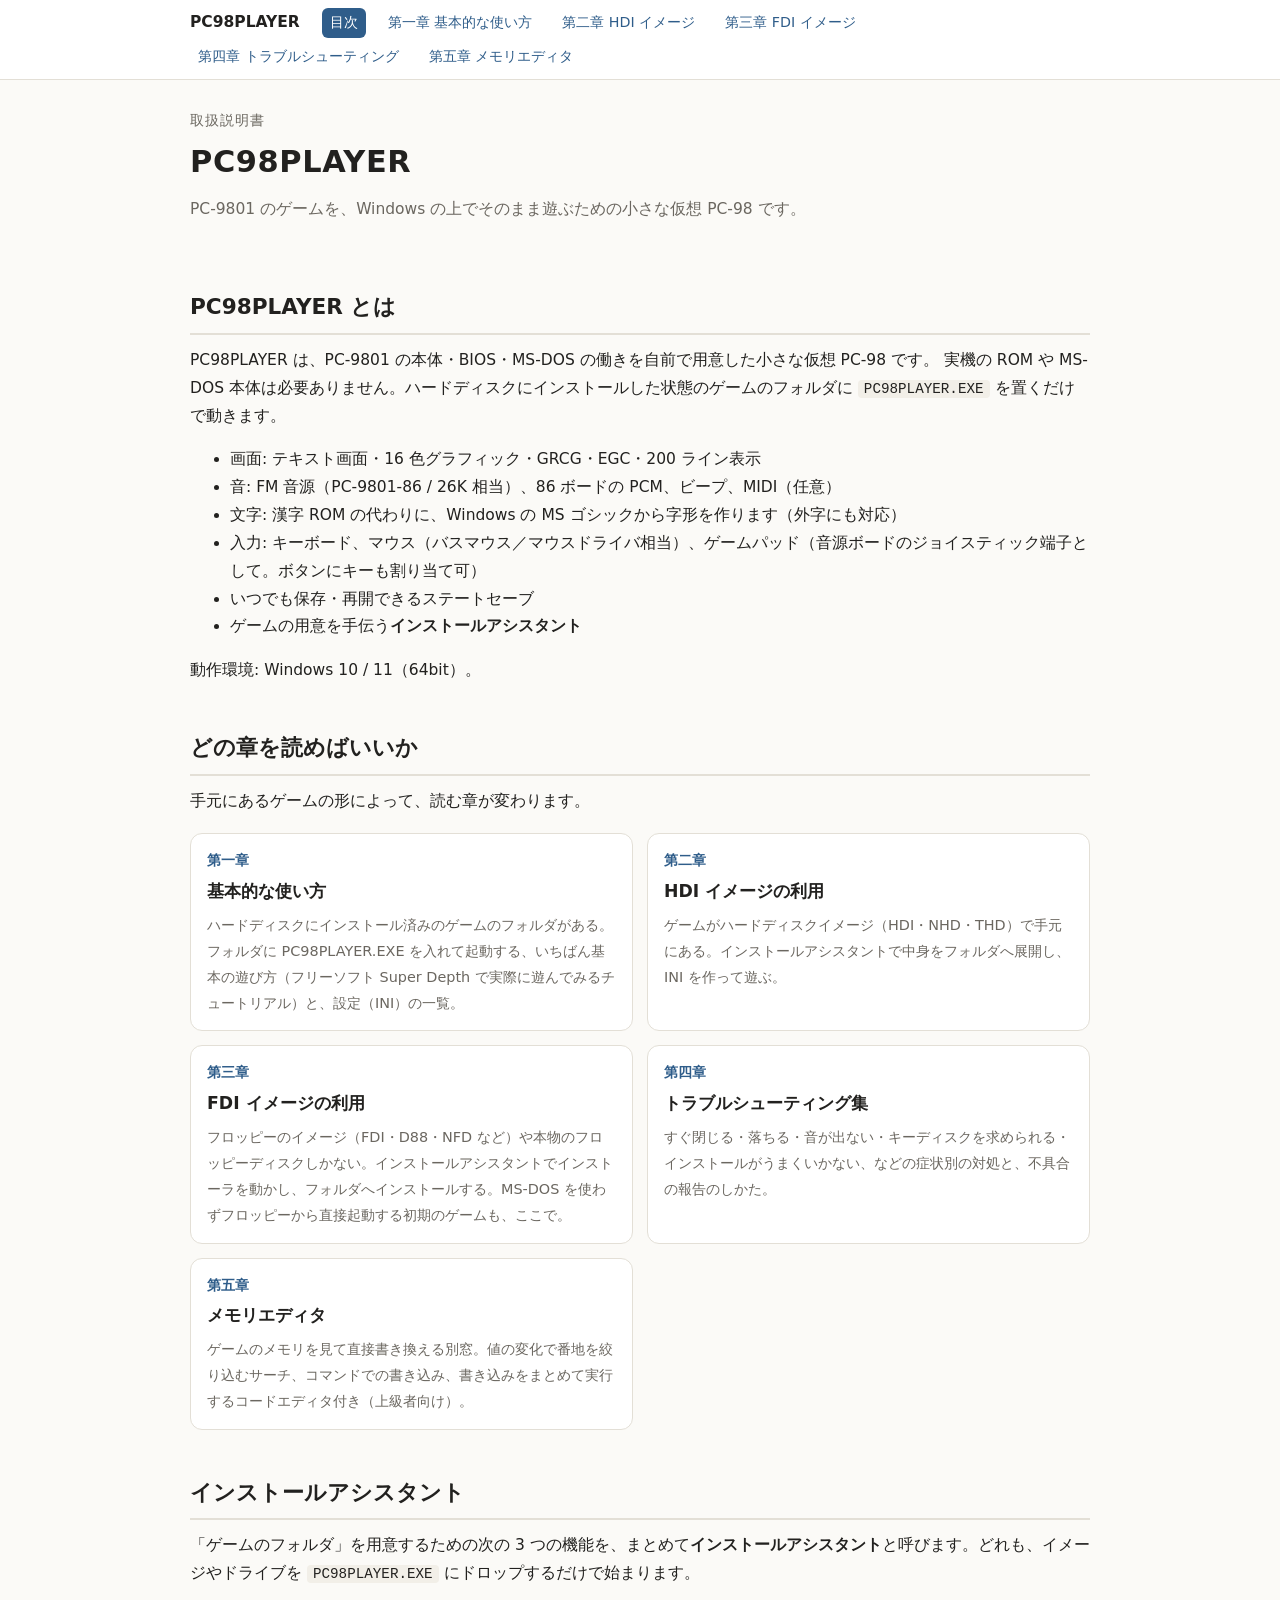
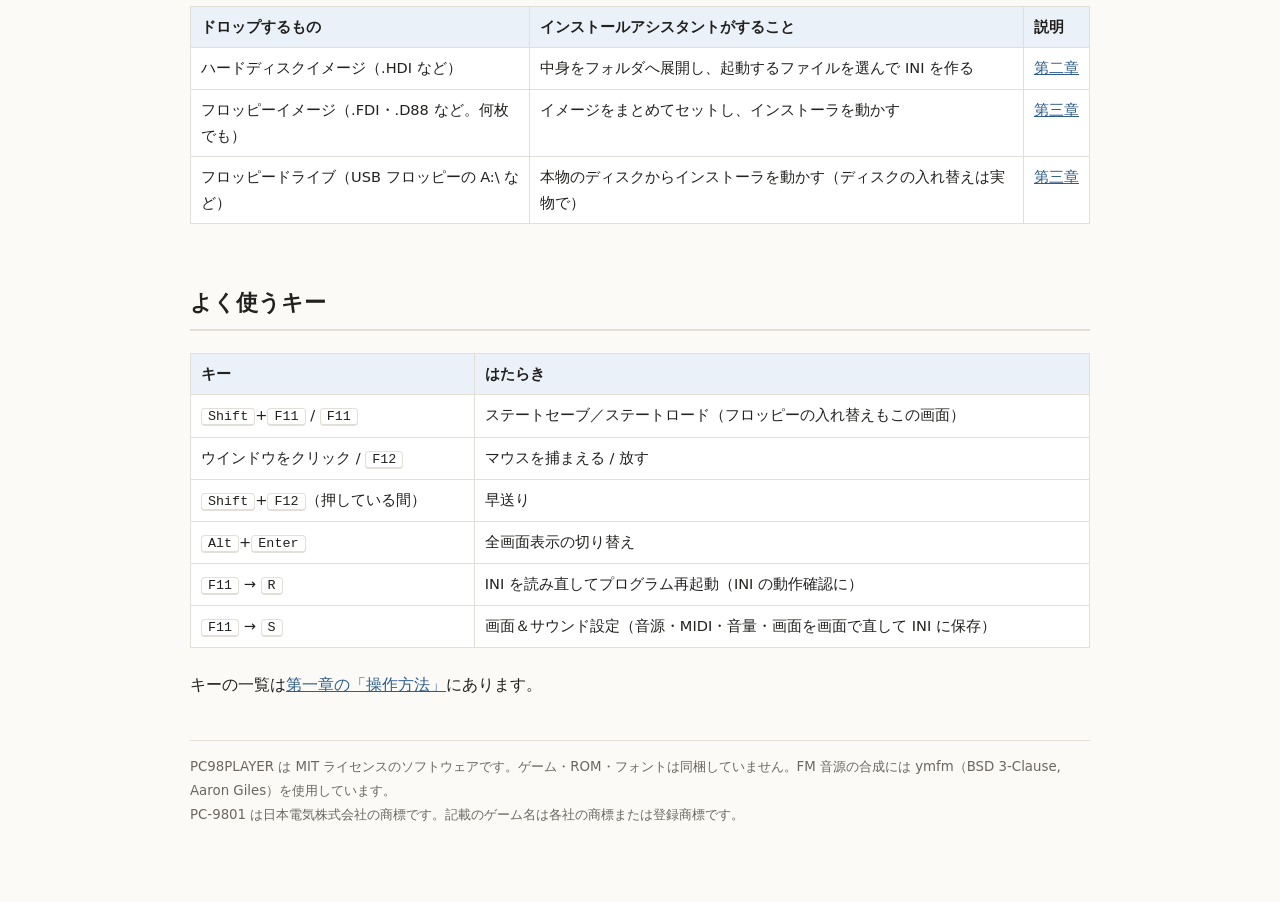
<file: manual/index.html>
<!DOCTYPE html>
<html lang="ja">
<head>
<meta charset="utf-8">
<meta name="viewport" content="width=device-width, initial-scale=1">
<title>PC98PLAYER 取扱説明書</title>
<link rel="stylesheet" href="style.css">
</head>
<body>
<div class="topbar"><div class="in">
  <a class="brand" href="index.html">PC98PLAYER</a>
  <a class="ch cur" href="index.html">目次</a>
  <a class="ch" href="ch1.html">第一章 基本的な使い方</a>
  <a class="ch" href="ch2.html">第二章 HDI イメージ</a>
  <a class="ch" href="ch3.html">第三章 FDI イメージ</a>
  <a class="ch" href="ch4.html">第四章 トラブルシューティング</a>
  <a class="ch" href="ch5.html">第五章 メモリエディタ</a>
</div></div>

<div class="wrap">
<header class="page">
  <div class="kicker">取扱説明書</div>
  <h1>PC98PLAYER</h1>
  <p class="lead">PC-9801 のゲームを、Windows の上でそのまま遊ぶための小さな仮想 PC-98 です。</p>
</header>

<h2 id="about">PC98PLAYER とは</h2>
<p>PC98PLAYER は、PC-9801 の本体・BIOS・MS-DOS の働きを自前で用意した小さな仮想 PC-98 です。
実機の ROM や MS-DOS 本体は必要ありません。ハードディスクにインストールした状態のゲームのフォルダに
<code>PC98PLAYER.EXE</code> を置くだけで動きます。</p>
<ul>
  <li>画面: テキスト画面・16 色グラフィック・GRCG・EGC・200 ライン表示</li>
  <li>音: FM 音源（PC-9801-86 / 26K 相当）、86 ボードの PCM、ビープ、MIDI（任意）</li>
  <li>文字: 漢字 ROM の代わりに、Windows の MS ゴシックから字形を作ります（外字にも対応）</li>
  <li>入力: キーボード、マウス（バスマウス／マウスドライバ相当）、ゲームパッド（音源ボードのジョイスティック端子として。ボタンにキーも割り当て可）</li>
  <li>いつでも保存・再開できるステートセーブ</li>
  <li>ゲームの用意を手伝う<strong>インストールアシスタント</strong></li>
</ul>
<p>動作環境: Windows 10 / 11（64bit）。</p>

<h2 id="chapters">どの章を読めばいいか</h2>
<p>手元にあるゲームの形によって、読む章が変わります。</p>
<div class="cards">
  <a class="card" href="ch1.html">
    <div class="no">第一章</div>
    <h3>基本的な使い方</h3>
    <p>ハードディスクにインストール済みのゲームのフォルダがある。フォルダに PC98PLAYER.EXE を入れて起動する、いちばん基本の遊び方（フリーソフト Super Depth で実際に遊んでみるチュートリアル）と、設定（INI）の一覧。</p>
  </a>
  <a class="card" href="ch2.html">
    <div class="no">第二章</div>
    <h3>HDI イメージの利用</h3>
    <p>ゲームがハードディスクイメージ（HDI・NHD・THD）で手元にある。インストールアシスタントで中身をフォルダへ展開し、INI を作って遊ぶ。</p>
  </a>
  <a class="card" href="ch3.html">
    <div class="no">第三章</div>
    <h3>FDI イメージの利用</h3>
    <p>フロッピーのイメージ（FDI・D88・NFD など）や本物のフロッピーディスクしかない。インストールアシスタントでインストーラを動かし、フォルダへインストールする。MS-DOS を使わずフロッピーから直接起動する初期のゲームも、ここで。</p>
  </a>
  <a class="card" href="ch4.html">
    <div class="no">第四章</div>
    <h3>トラブルシューティング集</h3>
    <p>すぐ閉じる・落ちる・音が出ない・キーディスクを求められる・インストールがうまくいかない、などの症状別の対処と、不具合の報告のしかた。</p>
  </a>
  <a class="card" href="ch5.html">
    <div class="no">第五章</div>
    <h3>メモリエディタ</h3>
    <p>ゲームのメモリを見て直接書き換える別窓。値の変化で番地を絞り込むサーチ、コマンドでの書き込み、書き込みをまとめて実行するコードエディタ付き（上級者向け）。</p>
  </a>
</div>

<h2 id="assistant">インストールアシスタント</h2>
<p>「ゲームのフォルダ」を用意するための次の 3 つの機能を、まとめて<strong>インストールアシスタント</strong>と呼びます。どれも、イメージやドライブを <code>PC98PLAYER.EXE</code> にドロップするだけで始まります。</p>
<div class="tablewrap">
<table>
  <tr><th>ドロップするもの</th><th>インストールアシスタントがすること</th><th>説明</th></tr>
  <tr><td>ハードディスクイメージ（.HDI など）</td><td>中身をフォルダへ展開し、起動するファイルを選んで INI を作る</td><td style="white-space:nowrap"><a href="ch2.html">第二章</a></td></tr>
  <tr><td>フロッピーイメージ（.FDI・.D88 など。何枚でも）</td><td>イメージをまとめてセットし、インストーラを動かす</td><td style="white-space:nowrap"><a href="ch3.html#assistant">第三章</a></td></tr>
  <tr><td>フロッピードライブ（USB フロッピーの A:\ など）</td><td>本物のディスクからインストーラを動かす（ディスクの入れ替えは実物で）</td><td style="white-space:nowrap"><a href="ch3.html#realdrive">第三章</a></td></tr>
</table>
</div>

<h2 id="keys">よく使うキー</h2>
<div class="tablewrap">
<table>
  <tr><th>キー</th><th>はたらき</th></tr>
  <tr><td><kbd>Shift</kbd>+<kbd>F11</kbd> / <kbd>F11</kbd></td><td>ステートセーブ／ステートロード（フロッピーの入れ替えもこの画面）</td></tr>
  <tr><td>ウインドウをクリック / <kbd>F12</kbd></td><td>マウスを捕まえる / 放す</td></tr>
  <tr><td><kbd>Shift</kbd>+<kbd>F12</kbd>（押している間）</td><td>早送り</td></tr>
  <tr><td><kbd>Alt</kbd>+<kbd>Enter</kbd></td><td>全画面表示の切り替え</td></tr>
  <tr><td><kbd>F11</kbd> → <kbd>R</kbd></td><td>INI を読み直してプログラム再起動（INI の動作確認に）</td></tr>
  <tr><td><kbd>F11</kbd> → <kbd>S</kbd></td><td>画面＆サウンド設定（音源・MIDI・音量・画面を画面で直して INI に保存）</td></tr>
</table>
</div>
<p>キーの一覧は<a href="ch1.html#keys">第一章の「操作方法」</a>にあります。</p>

<footer>
  PC98PLAYER は MIT ライセンスのソフトウェアです。ゲーム・ROM・フォントは同梱していません。FM 音源の合成には ymfm（BSD 3-Clause, Aaron Giles）を使用しています。<br>
  PC-9801 は日本電気株式会社の商標です。記載のゲーム名は各社の商標または登録商標です。
</footer>
</div>
</body>
</html>
</file>
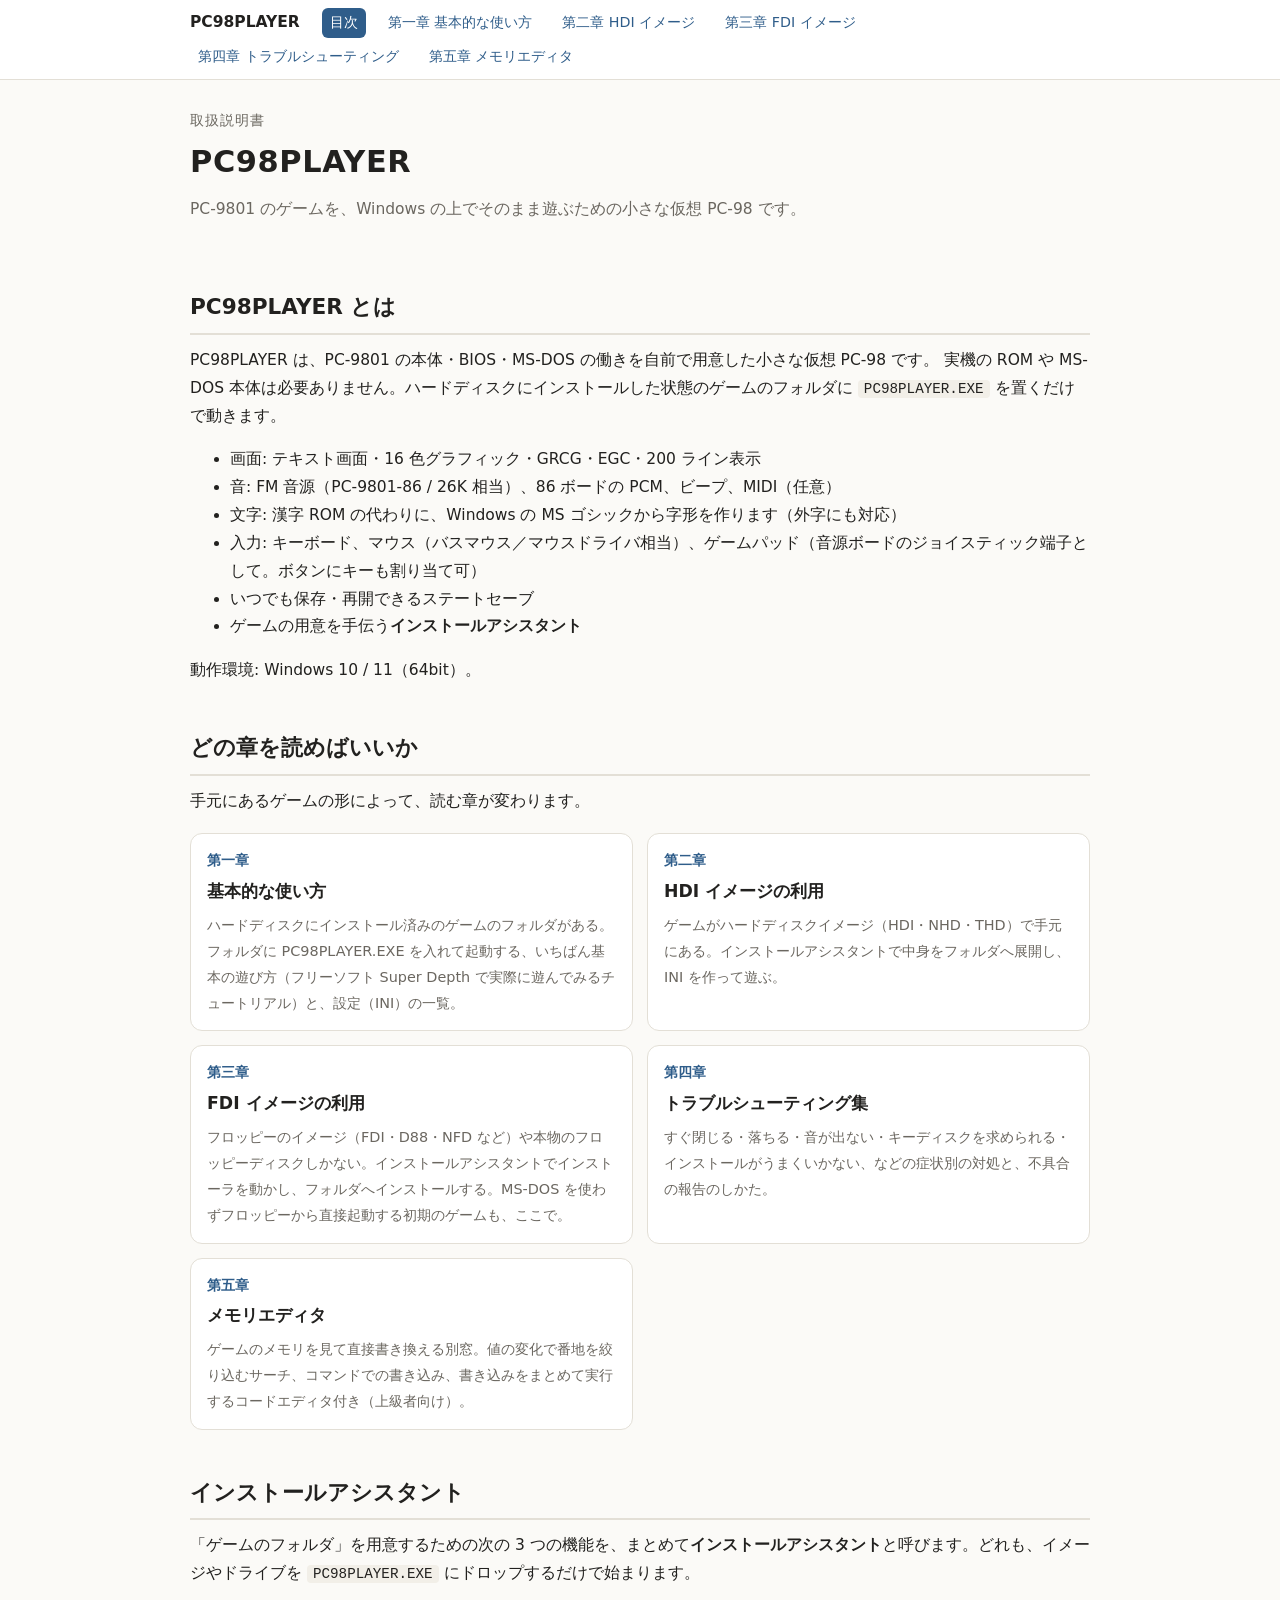
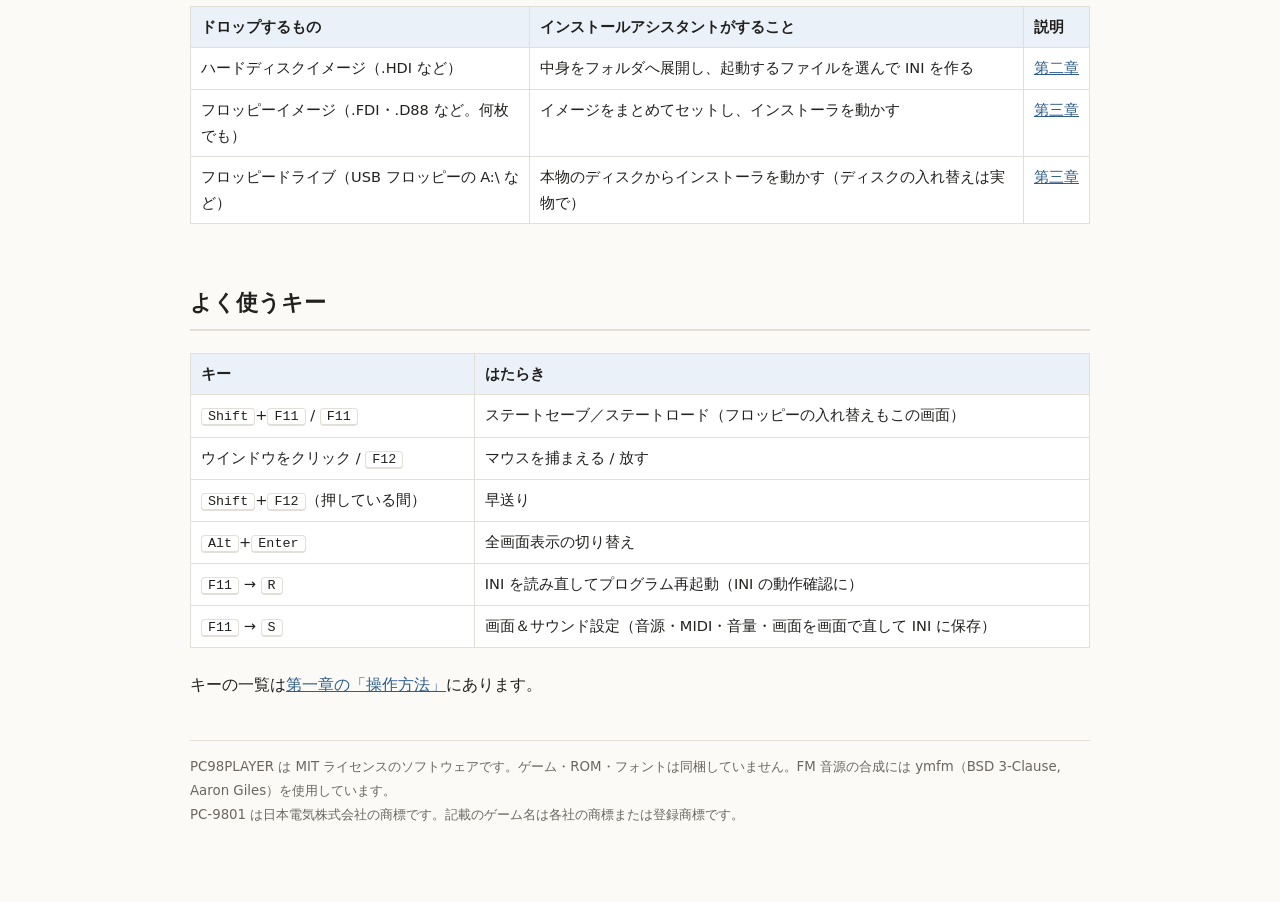
<file: PC98PLAYER_MANUAL.html>
<!DOCTYPE html>
<html lang="ja">
<head>
<meta charset="utf-8">
<meta name="viewport" content="width=device-width, initial-scale=1">
<meta http-equiv="refresh" content="0; url=manual/index.html">
<title>PC98PLAYER 取扱説明書</title>
</head>
<body style="font-family: 'Yu Gothic UI', Meiryo, sans-serif; padding: 24px;">
<p>取扱説明書は <a href="manual/index.html">manual フォルダの index.html</a> に移りました。</p>
<ul>
  <li><a href="manual/ch1.html">第一章 基本的な使い方</a></li>
  <li><a href="manual/ch2.html">第二章 HDI イメージの利用</a></li>
  <li><a href="manual/ch3.html">第三章 FDI イメージの利用</a></li>
  <li><a href="manual/ch4.html">第四章 トラブルシューティング集</a></li>
  <li><a href="manual/ch5.html">第五章 メモリエディタ</a></li>
</ul>
</body>
</html>
</file>
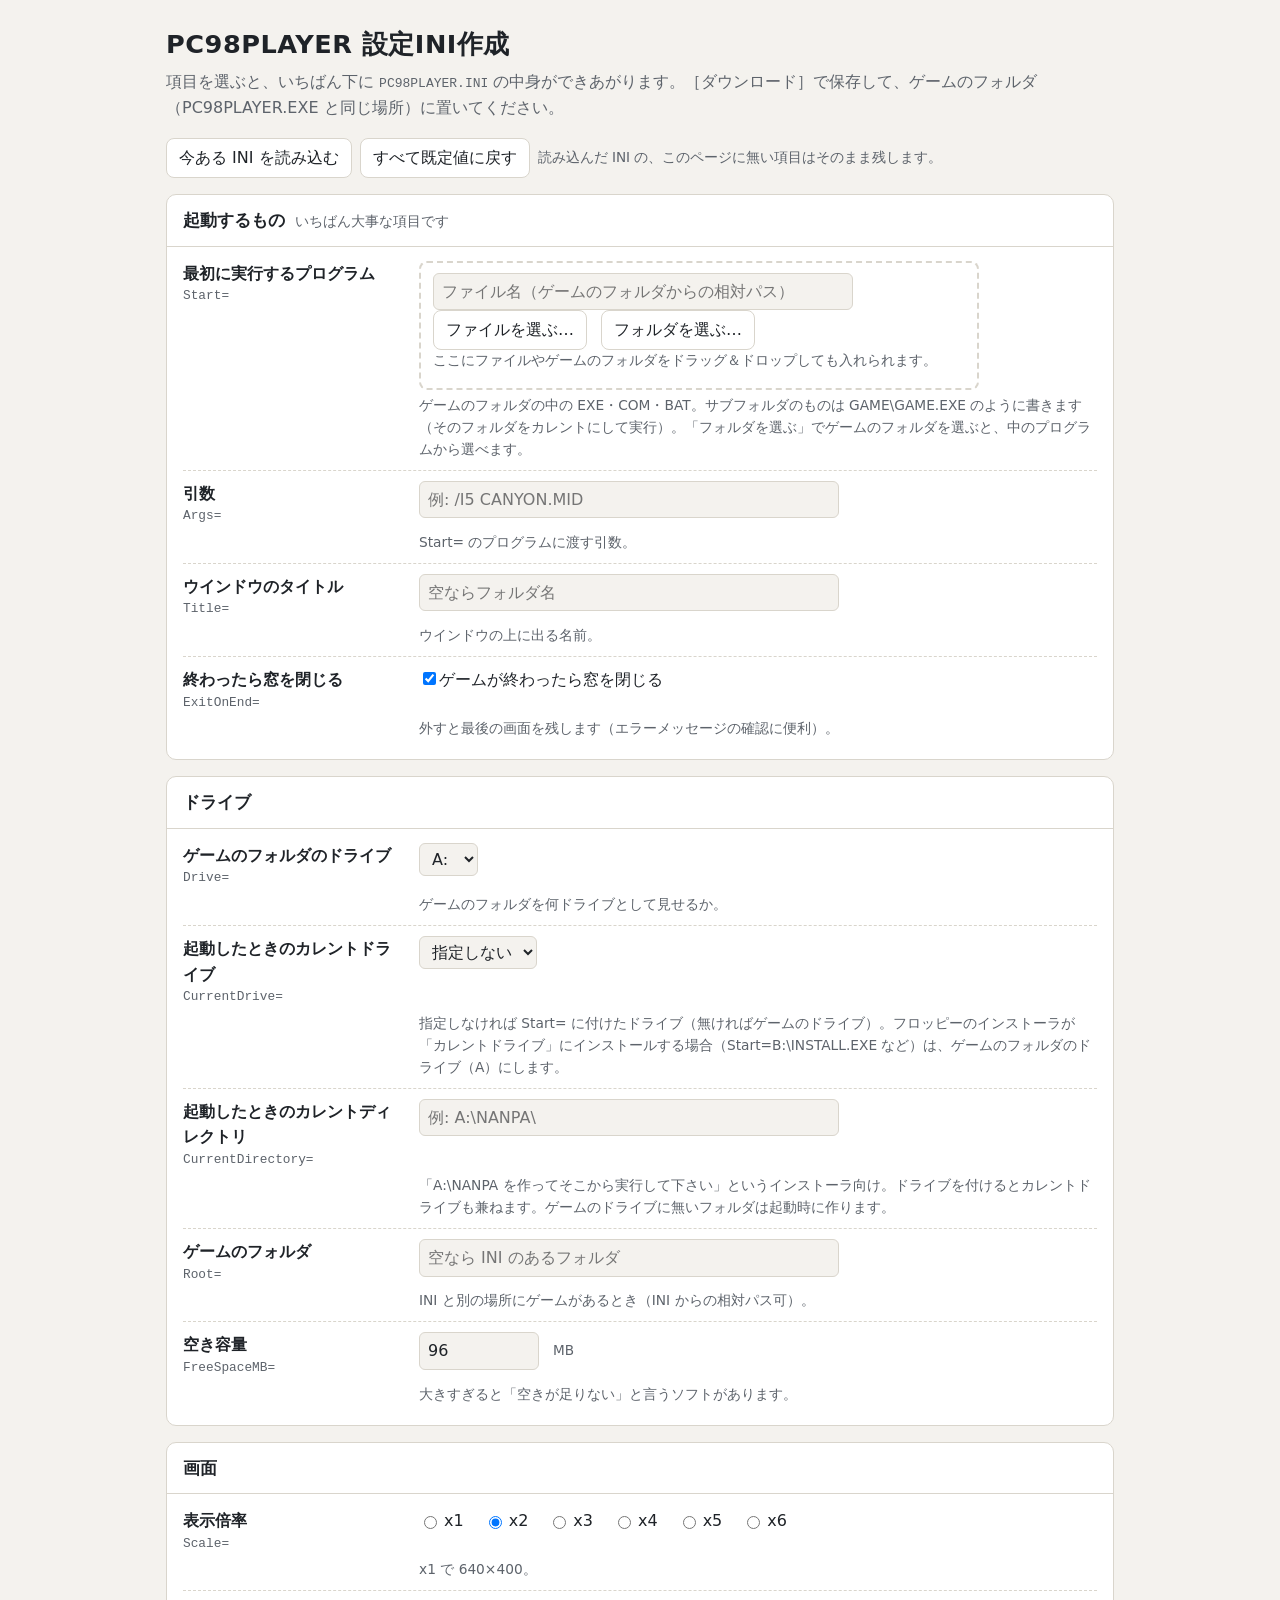
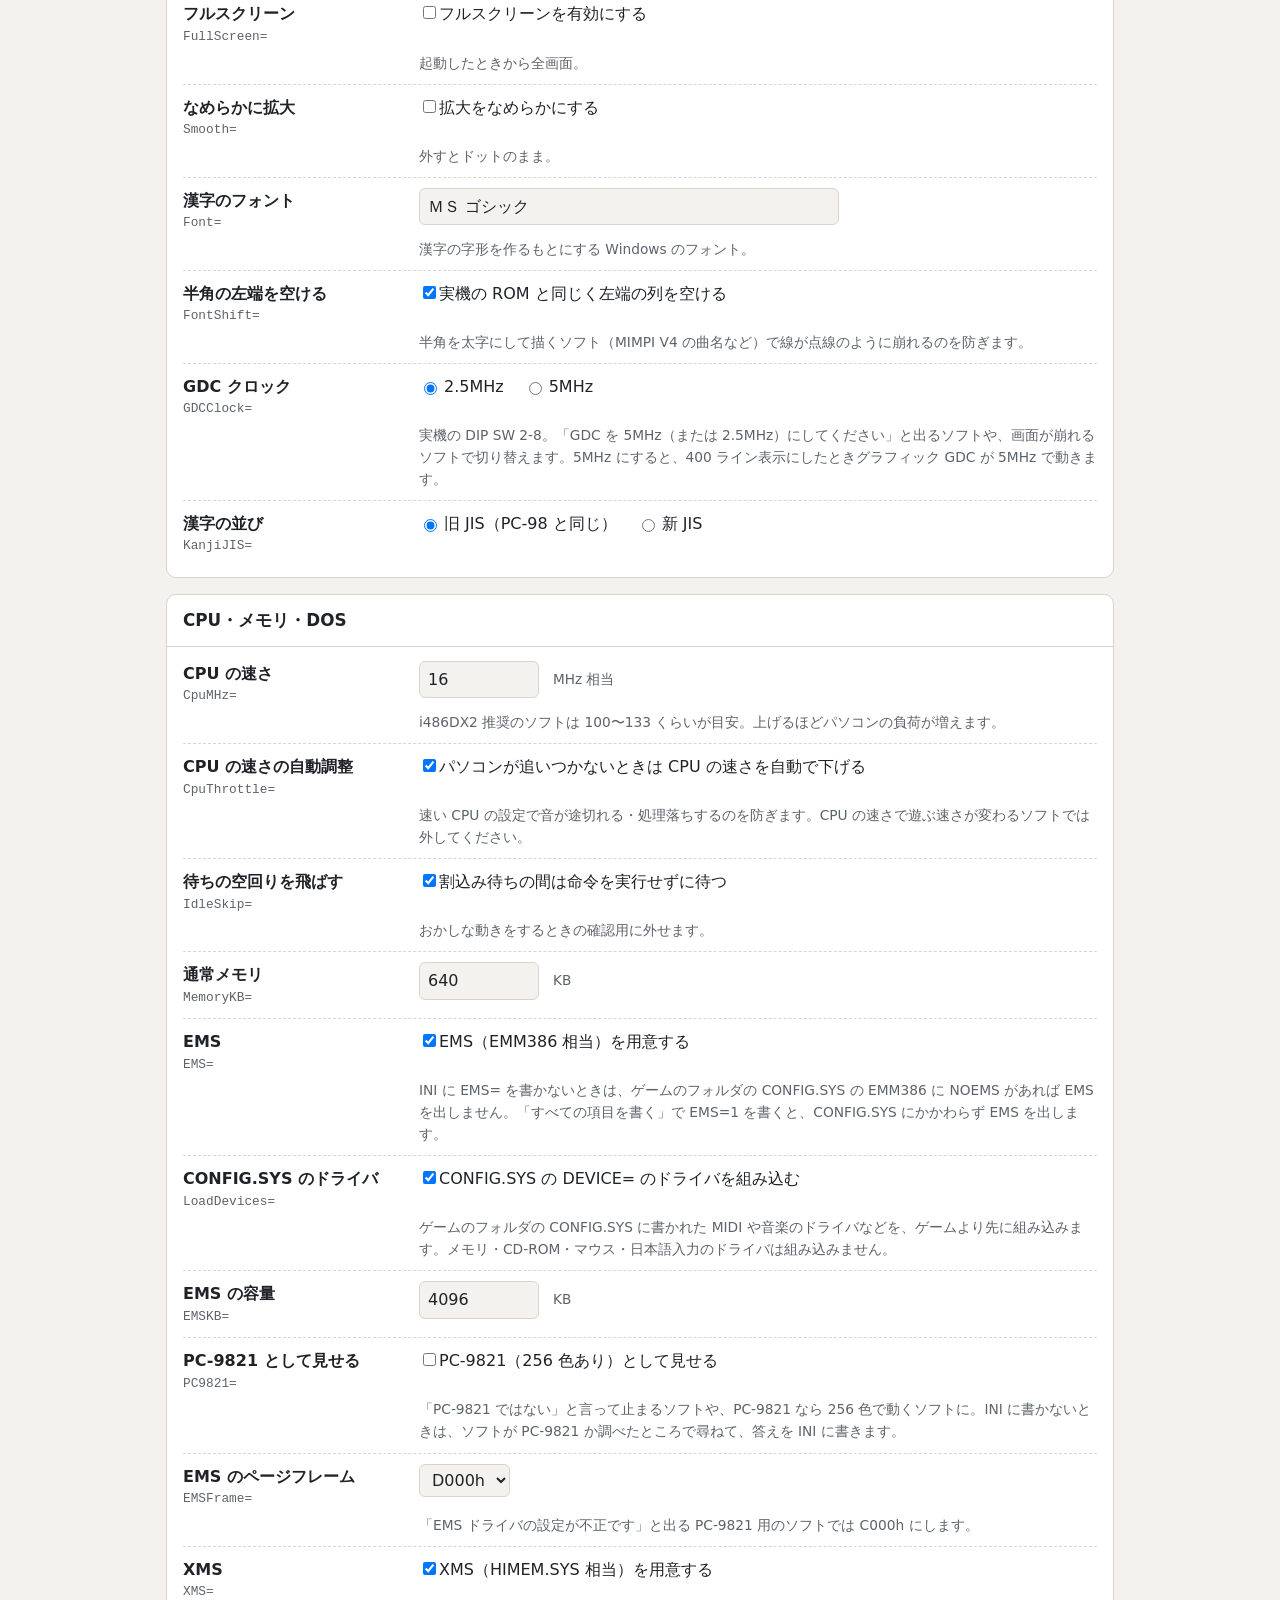
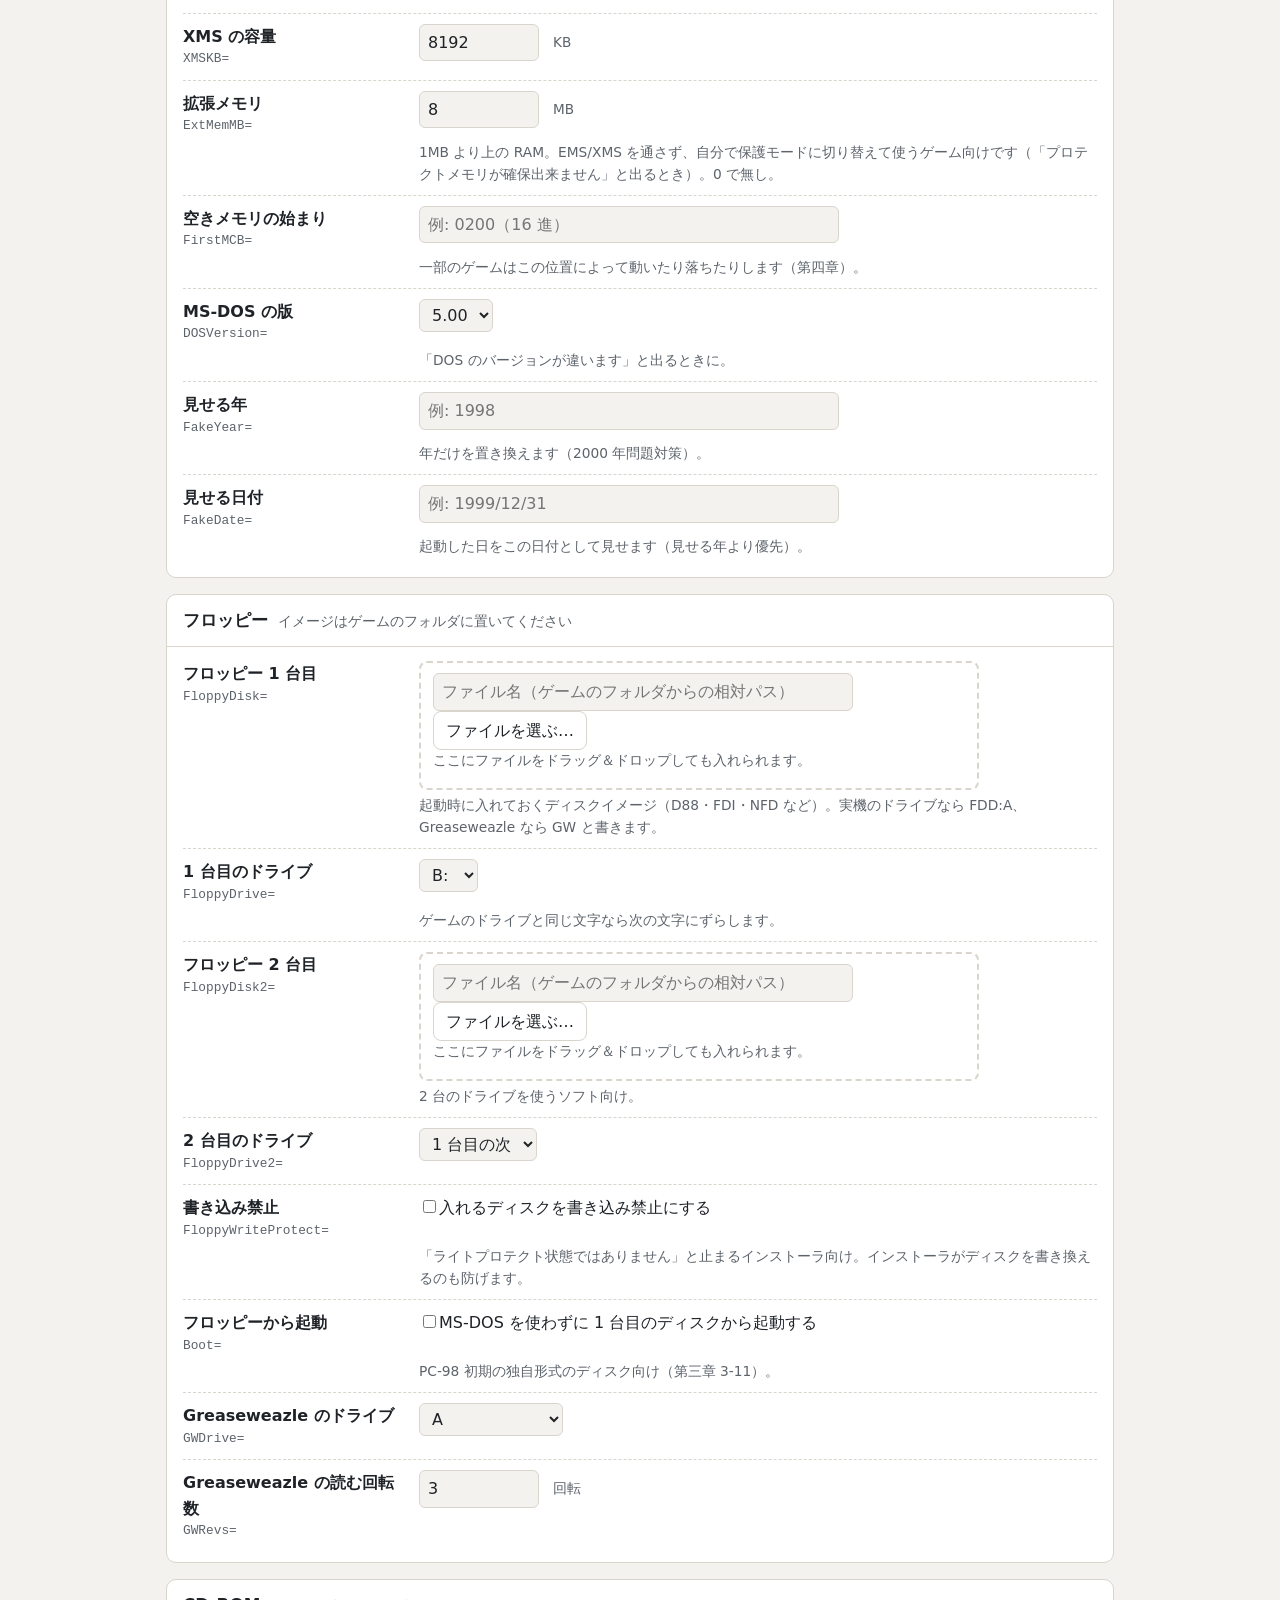
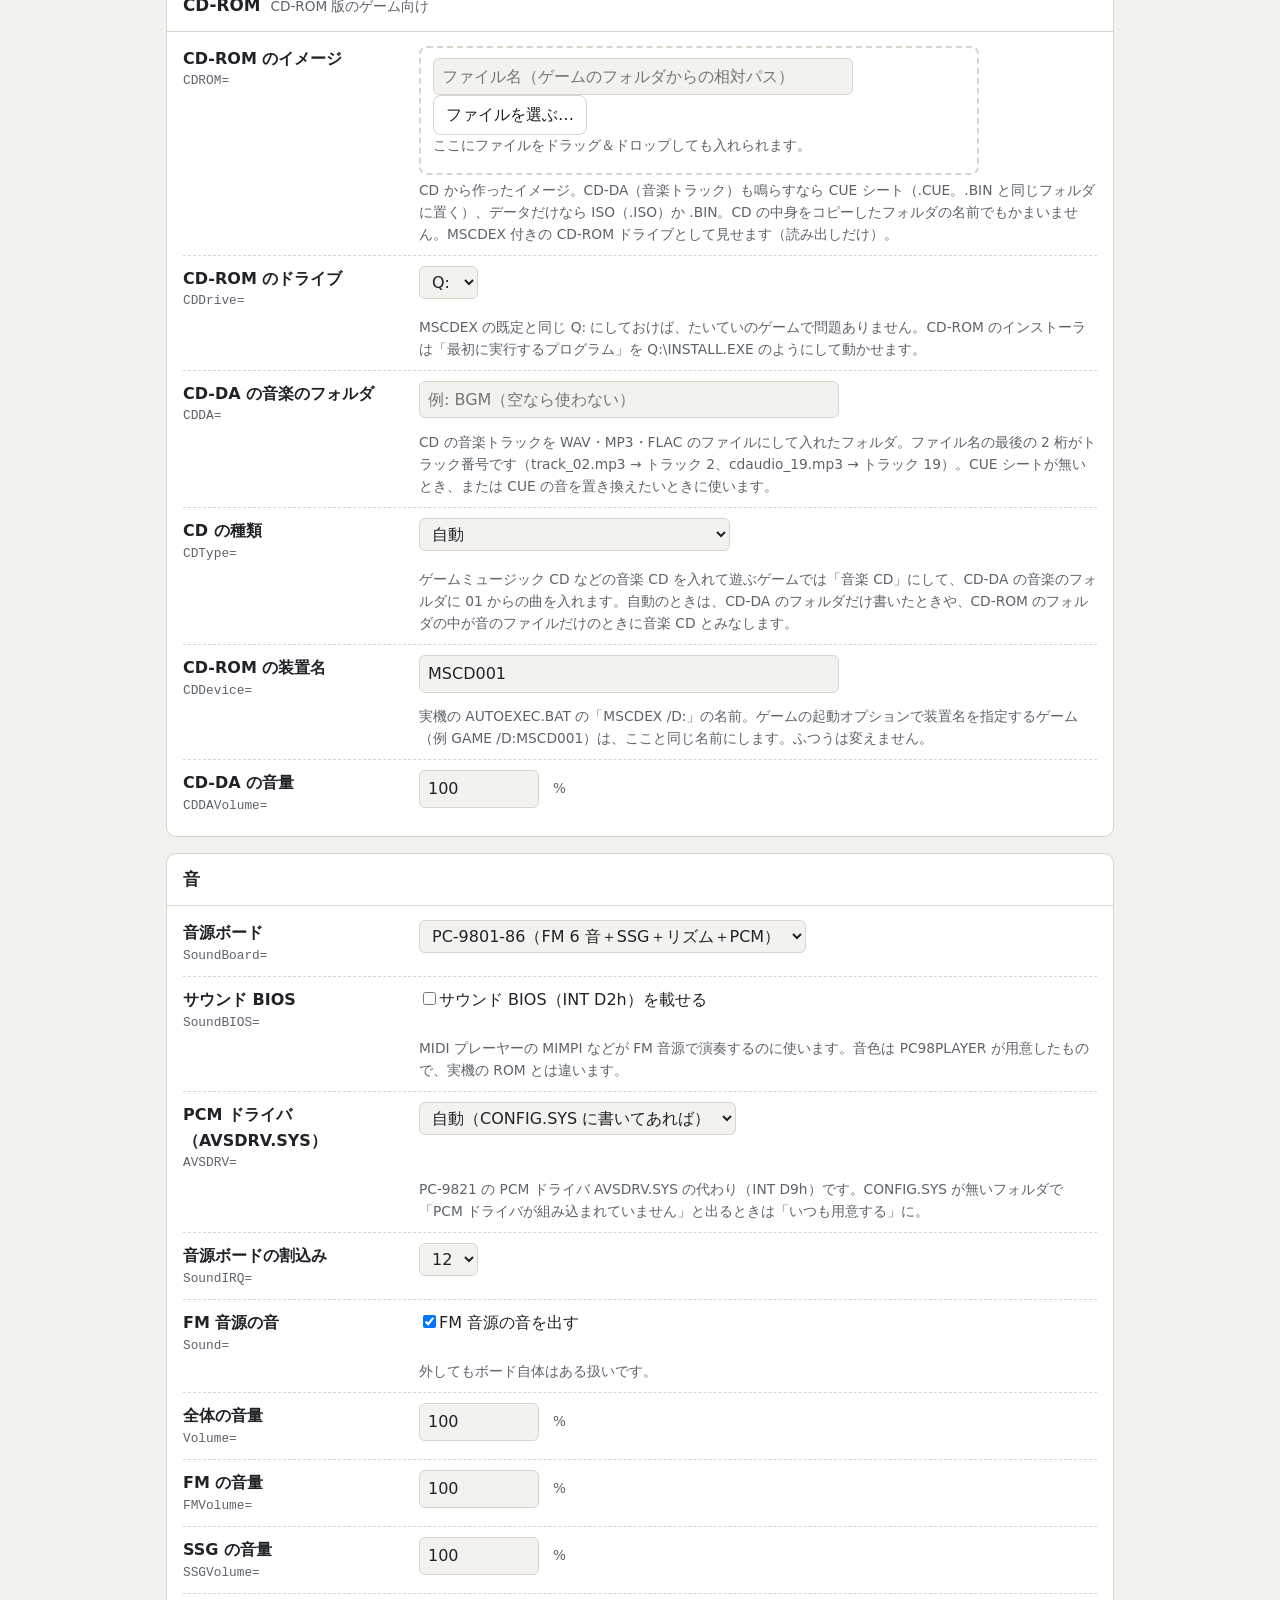
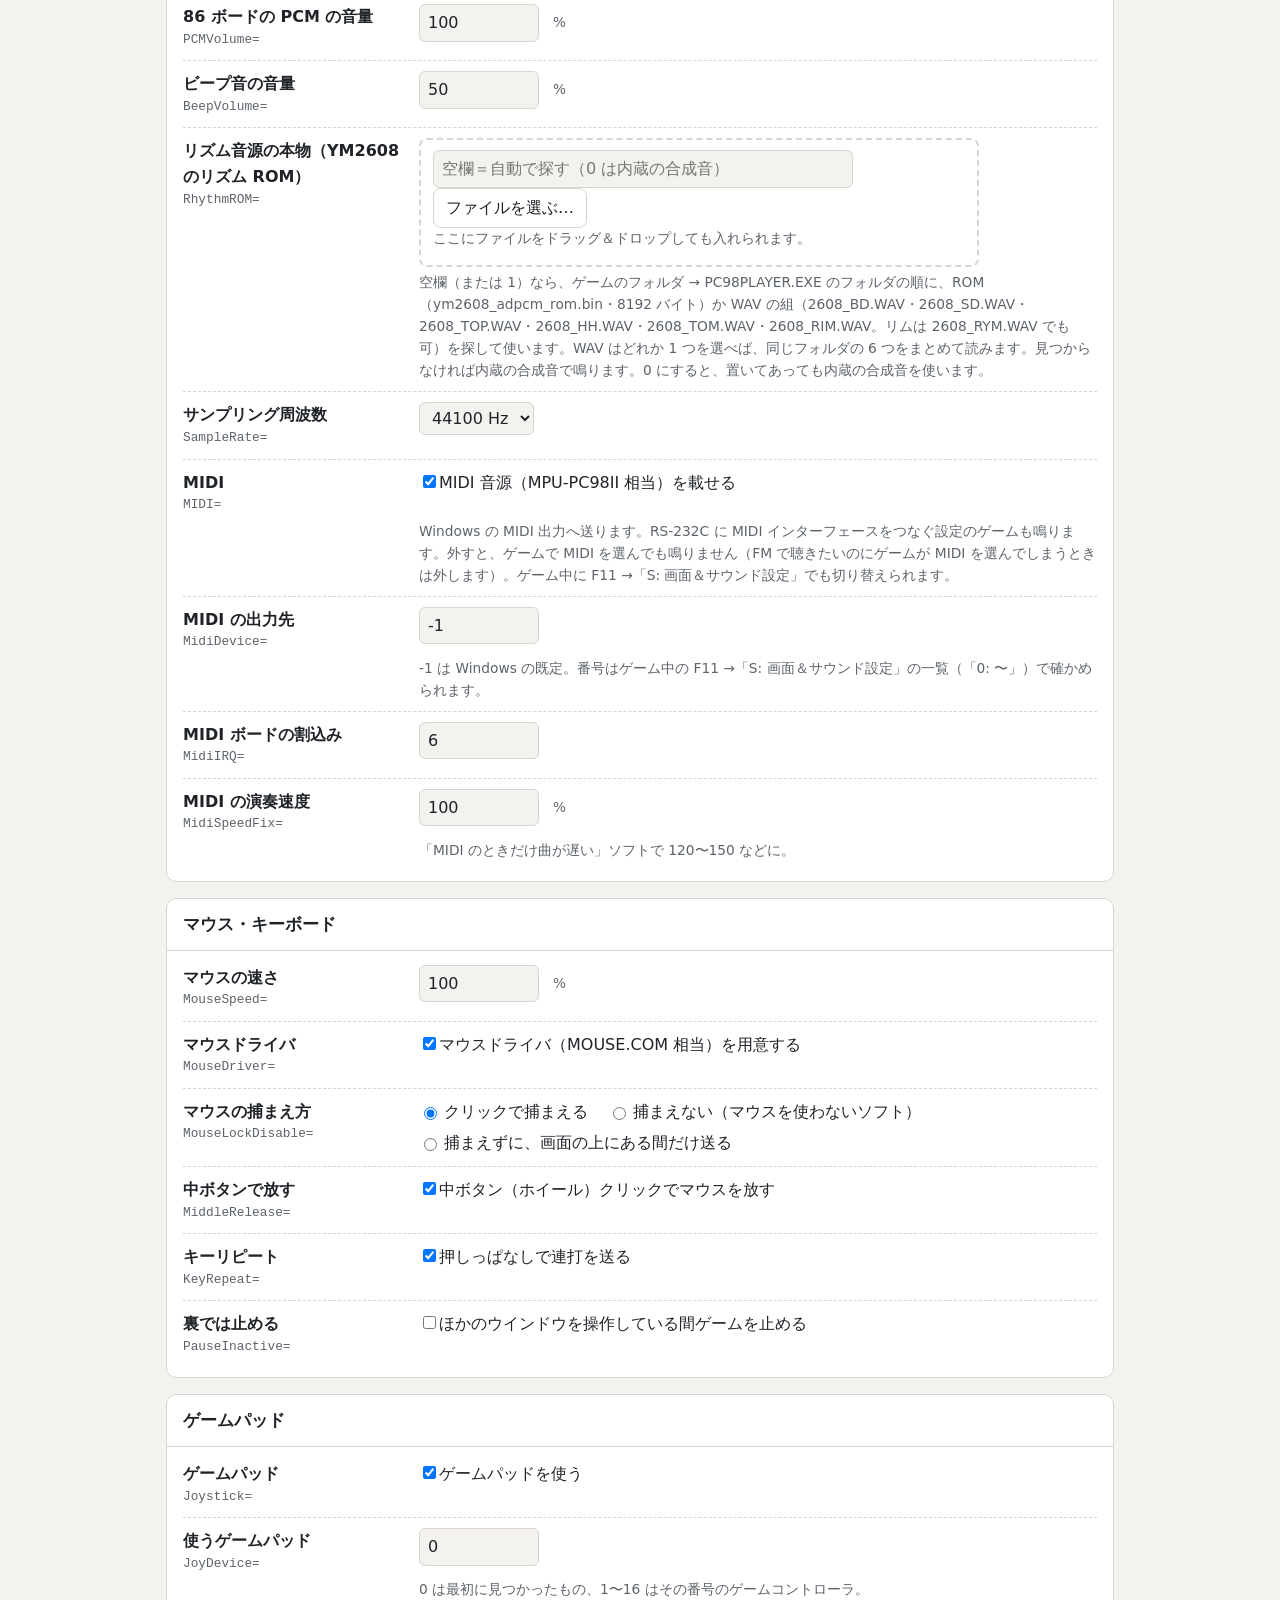
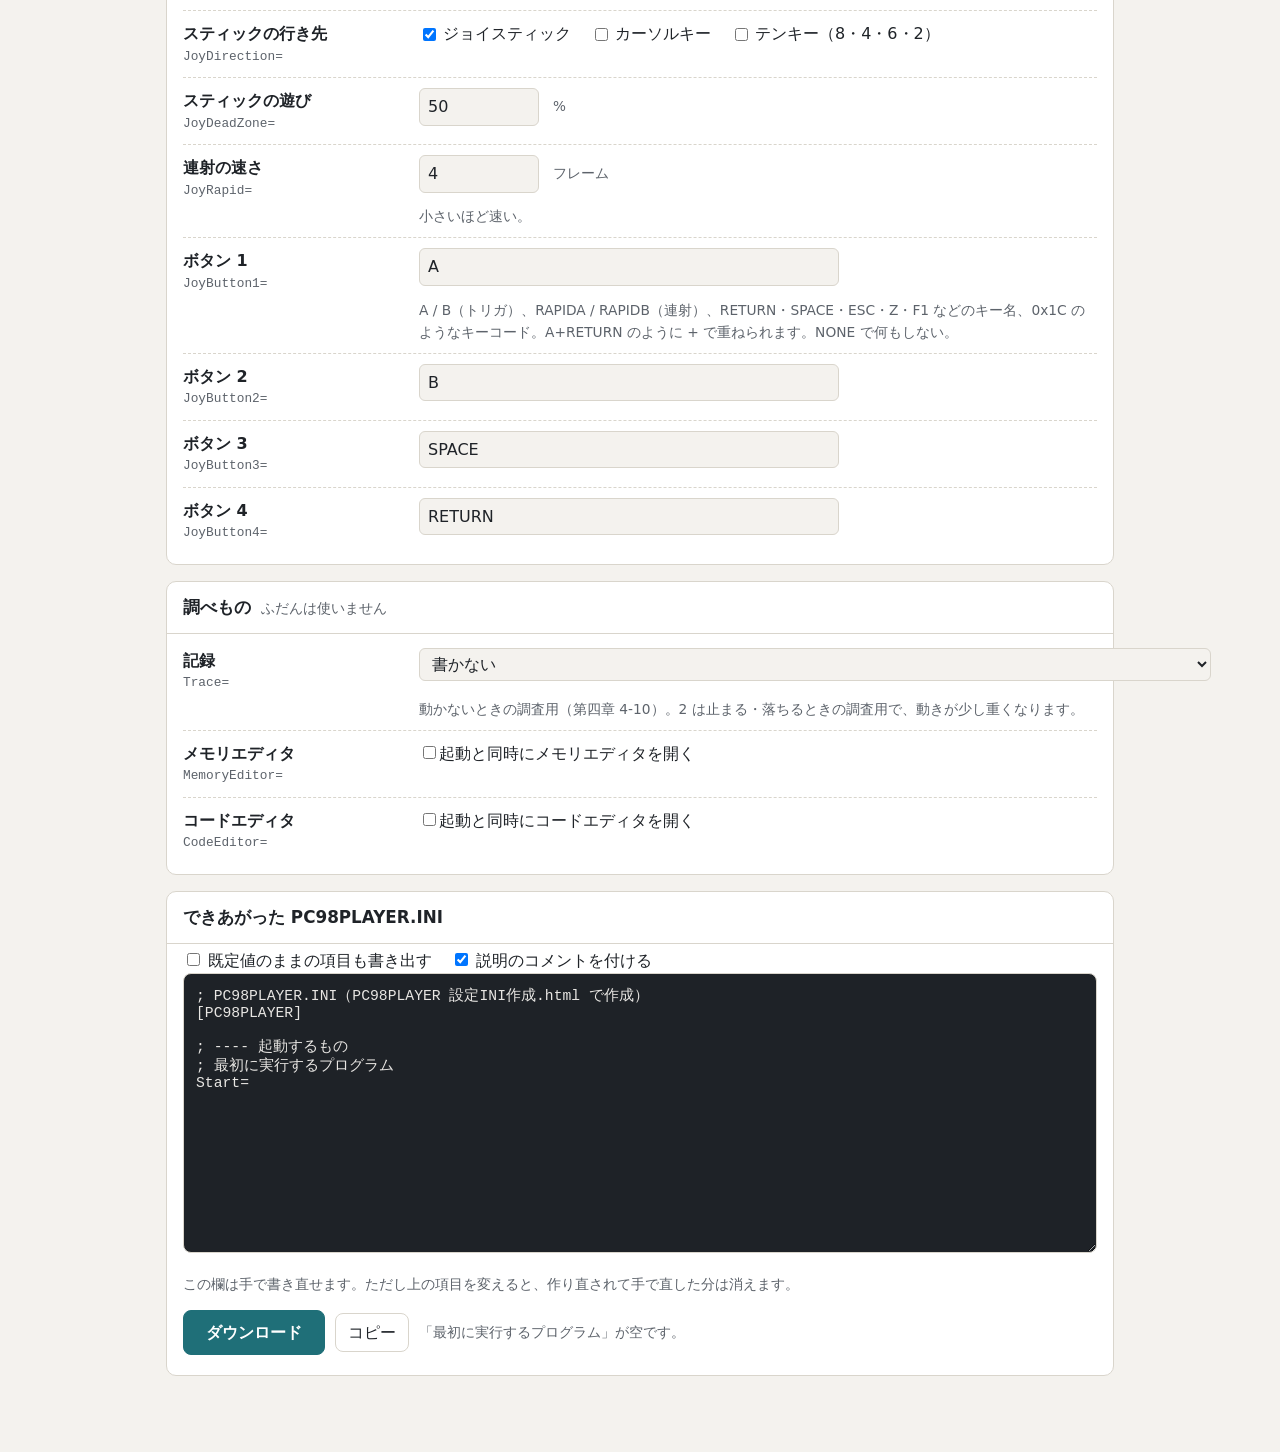
<file: 設定INI作成.html>
<!doctype html>
<html lang="ja">
<head>
<meta charset="utf-8">
<meta name="viewport" content="width=device-width, initial-scale=1">
<title>PC98PLAYER 設定INI作成</title>
<!--
  PC98PLAYER.INI を作るページ（ブラウザで開くだけで使える 1 ファイル。ネットにはつながない）。
  項目はすべて下の SCHEMA に並べてある。INI の項目を増やしたり既定値を変えたりしたら、ここも直すこと。
  （core/player.cpp・win32/main.cpp・win32/gamepad.inc が読む項目と、マニュアル第一章の一覧に合わせる）
-->
<style>
:root {
  --bg: #f4f2ee; --card: #ffffff; --fg: #1f2328; --muted: #5d636b; --line: #d9d5cc;
  --accent: #1f6f78; --accent-weak: #e2f0f1; --warn: #9a5b00; --code-bg: #1e2227; --code-fg: #e8e6e3;
  --radius: 10px;
}
@media (prefers-color-scheme: dark) {
  :root { --bg: #16181b; --card: #1f2226; --fg: #e6e4e0; --muted: #9aa0a6; --line: #34383e;
          --accent: #5fb7c0; --accent-weak: #1d3336; --warn: #e0a24a; --code-bg: #0f1113; --code-fg: #e8e6e3; }
}
* { box-sizing: border-box; }
body { margin: 0; background: var(--bg); color: var(--fg);
  font-family: "Yu Gothic UI", "Meiryo", "Hiragino Sans", system-ui, sans-serif; line-height: 1.6; }
.wrap { max-width: 980px; margin: 0 auto; padding: 24px 16px 60px; }
header h1 { font-size: 1.6rem; margin: 0 0 4px; letter-spacing: .02em; }
header p { margin: 0; color: var(--muted); }
.toolbar { display: flex; flex-wrap: wrap; gap: 8px; margin: 18px 0 8px; align-items: center; }
button, .btn { font: inherit; border: 1px solid var(--line); background: var(--card); color: var(--fg);
  border-radius: 8px; padding: 6px 12px; cursor: pointer; }
button:hover, .btn:hover { border-color: var(--accent); }
button.primary { background: var(--accent); color: #fff; border-color: var(--accent); font-weight: 600; padding: 9px 22px; }
section.card { background: var(--card); border: 1px solid var(--line); border-radius: var(--radius); margin: 16px 0; }
section.card > h2 { margin: 0; font-size: 1.05rem; padding: 12px 16px; border-bottom: 1px solid var(--line);
  display: flex; align-items: baseline; gap: 10px; }
section.card > h2 small { color: var(--muted); font-weight: normal; font-size: .85rem; }
.items { padding: 4px 16px 10px; }
.item { display: grid; grid-template-columns: 220px 1fr; gap: 4px 16px; padding: 10px 0; border-bottom: 1px dashed var(--line); }
.item:last-child { border-bottom: none; }
.item .label { font-weight: 600; }
.item .label code { display: block; font-weight: normal; color: var(--muted); font-size: .8rem; }
.item .help { grid-column: 2; color: var(--muted); font-size: .86rem; }
.item.changed .label { color: var(--accent); }
.item.changed .label { border-left: 3px solid var(--accent); padding-left: 8px; margin-left: -11px; }
input[type=text], input[type=number], select { font: inherit; color: var(--fg); background: var(--bg);
  border: 1px solid var(--line); border-radius: 6px; padding: 5px 8px; }
input[type=text] { width: 100%; max-width: 420px; }
input[type=number] { width: 120px; }
.row { display: flex; flex-wrap: wrap; gap: 6px 14px; align-items: center; }
.radio label, .checks label { display: inline-flex; align-items: center; gap: 4px; margin-right: 6px; cursor: pointer; }
.drop { border: 2px dashed var(--line); border-radius: 8px; padding: 10px 12px; width: 100%; max-width: 560px; }
.drop.over { border-color: var(--accent); background: var(--accent-weak); }
.drop .hint { color: var(--muted); font-size: .85rem; }
.cands { margin-top: 6px; }
.cands select { max-width: 100%; }
.unit { color: var(--muted); font-size: .85rem; }
#out { width: 100%; min-height: 280px; font-family: Consolas, "MS Gothic", monospace; font-size: .92rem;
  background: var(--code-bg); color: var(--code-fg); border: 1px solid var(--line); border-radius: 8px; padding: 12px; resize: vertical; }
.outbar { display: flex; flex-wrap: wrap; gap: 10px; align-items: center; margin: 10px 0; }
.note { color: var(--muted); font-size: .85rem; }
.warn { color: var(--warn); font-size: .88rem; }
.opts label { margin-right: 14px; }
@media (max-width: 640px) {
  .item { grid-template-columns: 1fr; }
  .item .help { grid-column: 1; }
}
</style>
</head>
<body>
<div class="wrap">
<header>
  <h1>PC98PLAYER 設定INI作成</h1>
  <p>項目を選ぶと、いちばん下に <code>PC98PLAYER.INI</code> の中身ができあがります。［ダウンロード］で保存して、ゲームのフォルダ（PC98PLAYER.EXE と同じ場所）に置いてください。</p>
</header>

<div class="toolbar">
  <label class="btn">今ある INI を読み込む<input type="file" id="importIni" accept=".ini,.INI,.txt" hidden></label>
  <button type="button" id="resetAll">すべて既定値に戻す</button>
  <span class="note">読み込んだ INI の、このページに無い項目はそのまま残します。</span>
</div>

<div id="form"></div>

<section class="card">
  <h2>できあがった PC98PLAYER.INI</h2>
  <div class="items">
    <div class="opts">
      <label><input type="checkbox" id="optAll"> 既定値のままの項目も書き出す</label>
      <label><input type="checkbox" id="optComment" checked> 説明のコメントを付ける</label>
    </div>
    <textarea id="out" spellcheck="false"></textarea>
    <p class="note" id="editNote">この欄は手で書き直せます。ただし上の項目を変えると、作り直されて手で直した分は消えます。</p>
    <div class="outbar">
      <button type="button" class="primary" id="download">ダウンロード</button>
      <button type="button" id="copy">コピー</button>
      <span class="note" id="status"></span>
    </div>
  </div>
</section>
</div>

<script>
"use strict";
// ---- 項目の一覧 --------------------------------------------------------------------
// type: file（ファイル選択・ドラッグ＆ドロップ）/ text / number / check（チェックで on の値、外すと off の値）/
//       radio / select / drive（A〜Z）/ multi（チェックを + でつなぐ）
const DRIVES = "ABCDEFGHIJKLMNOPQRSTUVWXYZ".split("");
const FD_EXT = ".d88,.d98,.88d,.98d,.fdi,.hdm,.tfd,.nfd,.xdf,.dup,.2hd,.fdd,.img,.ima,.scp,.hfe";
const SCHEMA = [
  { title: "起動するもの", note: "いちばん大事な項目です", items: [
    { key: "Start", label: "最初に実行するプログラム", type: "file", def: "", always: true, accept: ".exe,.com,.bat",
      folder: true, exts: ["EXE", "COM", "BAT"],
      help: "ゲームのフォルダの中の EXE・COM・BAT。サブフォルダのものは GAME\\GAME.EXE のように書きます（そのフォルダをカレントにして実行）。「フォルダを選ぶ」でゲームのフォルダを選ぶと、中のプログラムから選べます。" },
    { key: "Args", label: "引数", type: "text", def: "", placeholder: "例: /I5 CANYON.MID", help: "Start= のプログラムに渡す引数。" },
    { key: "Title", label: "ウインドウのタイトル", type: "text", def: "", placeholder: "空ならフォルダ名", help: "ウインドウの上に出る名前。" },
    { key: "ExitOnEnd", label: "終わったら窓を閉じる", type: "check", def: "1", on: "1", off: "0", text: "ゲームが終わったら窓を閉じる",
      help: "外すと最後の画面を残します（エラーメッセージの確認に便利）。" },
  ]},
  { title: "ドライブ", items: [
    { key: "Drive", label: "ゲームのフォルダのドライブ", type: "drive", def: "A", help: "ゲームのフォルダを何ドライブとして見せるか。" },
    { key: "CurrentDrive", label: "起動したときのカレントドライブ", type: "drive", def: "", none: "指定しない", help: "指定しなければ Start= に付けたドライブ（無ければゲームのドライブ）。フロッピーのインストーラが「カレントドライブ」にインストールする場合（Start=B:\\INSTALL.EXE など）は、ゲームのフォルダのドライブ（A）にします。" },
    { key: "CurrentDirectory", label: "起動したときのカレントディレクトリ", type: "text", def: "", placeholder: "例: A:\\NANPA\\", help: "「A:\\NANPA を作ってそこから実行して下さい」というインストーラ向け。ドライブを付けるとカレントドライブも兼ねます。ゲームのドライブに無いフォルダは起動時に作ります。" },
    { key: "Root", label: "ゲームのフォルダ", type: "text", def: "", placeholder: "空なら INI のあるフォルダ", help: "INI と別の場所にゲームがあるとき（INI からの相対パス可）。" },
    { key: "FreeSpaceMB", label: "空き容量", type: "number", def: "96", min: 1, max: 1000, unit: "MB", help: "大きすぎると「空きが足りない」と言うソフトがあります。" },
  ]},
  { title: "画面", items: [
    { key: "Scale", label: "表示倍率", type: "radio", def: "2", options: [["1","x1"],["2","x2"],["3","x3"],["4","x4"],["5","x5"],["6","x6"]], help: "x1 で 640×400。" },
    { key: "FullScreen", label: "フルスクリーン", type: "check", def: "0", on: "1", off: "0", text: "フルスクリーンを有効にする", help: "起動したときから全画面。" },
    { key: "Smooth", label: "なめらかに拡大", type: "check", def: "0", on: "1", off: "0", text: "拡大をなめらかにする", help: "外すとドットのまま。" },
    { key: "Font", label: "漢字のフォント", type: "text", def: "ＭＳ ゴシック", help: "漢字の字形を作るもとにする Windows のフォント。" },
    { key: "FontShift", label: "半角の左端を空ける", type: "check", def: "1", on: "1", off: "0", text: "実機の ROM と同じく左端の列を空ける",
      help: "半角を太字にして描くソフト（MIMPI V4 の曲名など）で線が点線のように崩れるのを防ぎます。" },
    { key: "GDCClock", label: "GDC クロック", type: "radio", def: "2.5", options: [["2.5","2.5MHz"],["5","5MHz"]], help: "実機の DIP SW 2-8。「GDC を 5MHz（または 2.5MHz）にしてください」と出るソフトや、画面が崩れるソフトで切り替えます。5MHz にすると、400 ライン表示にしたときグラフィック GDC が 5MHz で動きます。" },
    { key: "KanjiJIS", label: "漢字の並び", type: "radio", def: "78", options: [["78","旧 JIS（PC-98 と同じ）"],["83","新 JIS"]] },
  ]},
  { title: "CPU・メモリ・DOS", items: [
    { key: "CpuMHz", label: "CPU の速さ", type: "number", def: "16", min: 1, max: 1000, unit: "MHz 相当", help: "i486DX2 推奨のソフトは 100〜133 くらいが目安。上げるほどパソコンの負荷が増えます。" },
    { key: "CpuThrottle", label: "CPU の速さの自動調整", type: "check", def: "1", on: "1", off: "0", text: "パソコンが追いつかないときは CPU の速さを自動で下げる", help: "速い CPU の設定で音が途切れる・処理落ちするのを防ぎます。CPU の速さで遊ぶ速さが変わるソフトでは外してください。" },
    { key: "IdleSkip", label: "待ちの空回りを飛ばす", type: "check", def: "1", on: "1", off: "0", text: "割込み待ちの間は命令を実行せずに待つ", help: "おかしな動きをするときの確認用に外せます。" },
    { key: "MemoryKB", label: "通常メモリ", type: "number", def: "640", min: 128, max: 640, unit: "KB" },
    { key: "EMS", label: "EMS", type: "check", def: "1", on: "1", off: "0", text: "EMS（EMM386 相当）を用意する", help: "INI に EMS= を書かないときは、ゲームのフォルダの CONFIG.SYS の EMM386 に NOEMS があれば EMS を出しません。「すべての項目を書く」で EMS=1 を書くと、CONFIG.SYS にかかわらず EMS を出します。" },
    { key: "LoadDevices", label: "CONFIG.SYS のドライバ", type: "check", def: "1", on: "1", off: "0", text: "CONFIG.SYS の DEVICE= のドライバを組み込む", help: "ゲームのフォルダの CONFIG.SYS に書かれた MIDI や音楽のドライバなどを、ゲームより先に組み込みます。メモリ・CD-ROM・マウス・日本語入力のドライバは組み込みません。" },
    { key: "EMSKB", label: "EMS の容量", type: "number", def: "4096", min: 0, max: 32768, unit: "KB" },
    { key: "PC9821", label: "PC-9821 として見せる", type: "check", def: "0", on: "1", off: "0", text: "PC-9821（256 色あり）として見せる", help: "「PC-9821 ではない」と言って止まるソフトや、PC-9821 なら 256 色で動くソフトに。INI に書かないときは、ソフトが PC-9821 か調べたところで尋ねて、答えを INI に書きます。" },
    { key: "EMSFrame", label: "EMS のページフレーム", type: "select", def: "D000", options: [["D000","D000h"],["C000","C000h"]], help: "「EMS ドライバの設定が不正です」と出る PC-9821 用のソフトでは C000h にします。" },
    { key: "XMS", label: "XMS", type: "check", def: "1", on: "1", off: "0", text: "XMS（HIMEM.SYS 相当）を用意する" },
    { key: "XMSKB", label: "XMS の容量", type: "number", def: "8192", min: 0, max: 65536, unit: "KB" },
    { key: "ExtMemMB", label: "拡張メモリ", type: "number", def: "8", min: 0, max: 14, unit: "MB", help: "1MB より上の RAM。EMS/XMS を通さず、自分で保護モードに切り替えて使うゲーム向けです（「プロテクトメモリが確保出来ません」と出るとき）。0 で無し。" },
    { key: "FirstMCB", label: "空きメモリの始まり", type: "text", def: "", placeholder: "例: 0200（16 進）", help: "一部のゲームはこの位置によって動いたり落ちたりします（第四章）。" },
    { key: "DOSVersion", label: "MS-DOS の版", type: "select", def: "5.00", options: [["5.00","5.00"],["3.30","3.30"],["3.10","3.10"],["6.20","6.20"]], help: "「DOS のバージョンが違います」と出るときに。" },
    { key: "FakeYear", label: "見せる年", type: "text", def: "", placeholder: "例: 1998", help: "年だけを置き換えます（2000 年問題対策）。" },
    { key: "FakeDate", label: "見せる日付", type: "text", def: "", placeholder: "例: 1999/12/31", help: "起動した日をこの日付として見せます（見せる年より優先）。" },
  ]},
  { title: "フロッピー", note: "イメージはゲームのフォルダに置いてください", items: [
    { key: "FloppyDisk", label: "フロッピー 1 台目", type: "file", def: "", accept: FD_EXT,
      help: "起動時に入れておくディスクイメージ（D88・FDI・NFD など）。実機のドライブなら FDD:A、Greaseweazle なら GW と書きます。" },
    { key: "FloppyDrive", label: "1 台目のドライブ", type: "drive", def: "B", help: "ゲームのドライブと同じ文字なら次の文字にずらします。" },
    { key: "FloppyDisk2", label: "フロッピー 2 台目", type: "file", def: "", accept: FD_EXT, help: "2 台のドライブを使うソフト向け。" },
    { key: "FloppyDrive2", label: "2 台目のドライブ", type: "drive", def: "", none: "1 台目の次", help: "" },
    { key: "FloppyWriteProtect", label: "書き込み禁止", type: "check", def: "0", on: "1", off: "0", text: "入れるディスクを書き込み禁止にする",
      help: "「ライトプロテクト状態ではありません」と止まるインストーラ向け。インストーラがディスクを書き換えるのも防げます。" },
    { key: "Boot", label: "フロッピーから起動", type: "check", def: "", on: "FD", off: "", text: "MS-DOS を使わずに 1 台目のディスクから起動する",
      help: "PC-98 初期の独自形式のディスク向け（第三章 3-11）。" },
    { key: "GWDrive", label: "Greaseweazle のドライブ", type: "select", def: "A", options: [["A","A"],["B","B"],["0","0（Shugart）"],["1","1（Shugart）"],["2","2（Shugart）"]] },
    { key: "GWRevs", label: "Greaseweazle の読む回転数", type: "number", def: "3", min: 1, max: 8, unit: "回転" },
  ]},
  { title: "CD-ROM", note: "CD-ROM 版のゲーム向け", items: [
    { key: "CDROM", label: "CD-ROM のイメージ", type: "file", def: "", accept: ".cue,.CUE,.iso,.ISO,.bin,.BIN",
      help: "CD から作ったイメージ。CD-DA（音楽トラック）も鳴らすなら CUE シート（.CUE。.BIN と同じフォルダに置く）、データだけなら ISO（.ISO）か .BIN。CD の中身をコピーしたフォルダの名前でもかまいません。MSCDEX 付きの CD-ROM ドライブとして見せます（読み出しだけ）。" },
    { key: "CDDrive", label: "CD-ROM のドライブ", type: "drive", def: "Q", help: "MSCDEX の既定と同じ Q: にしておけば、たいていのゲームで問題ありません。CD-ROM のインストーラは「最初に実行するプログラム」を Q:\\INSTALL.EXE のようにして動かせます。" },
    { key: "CDDA", label: "CD-DA の音楽のフォルダ", type: "text", def: "", placeholder: "例: BGM（空なら使わない）",
      help: "CD の音楽トラックを WAV・MP3・FLAC のファイルにして入れたフォルダ。ファイル名の最後の 2 桁がトラック番号です（track_02.mp3 → トラック 2、cdaudio_19.mp3 → トラック 19）。CUE シートが無いとき、または CUE の音を置き換えたいときに使います。" },
    { key: "CDType", label: "CD の種類", type: "select", def: "AUTO", options: [["AUTO","自動"],["DATA","ゲームの CD（トラック 1 はデータ）"],["AUDIO","音楽 CD（トラック 1 から音楽）"]],
      help: "ゲームミュージック CD などの音楽 CD を入れて遊ぶゲームでは「音楽 CD」にして、CD-DA の音楽のフォルダに 01 からの曲を入れます。自動のときは、CD-DA のフォルダだけ書いたときや、CD-ROM のフォルダの中が音のファイルだけのときに音楽 CD とみなします。" },
    { key: "CDDevice", label: "CD-ROM の装置名", type: "text", def: "MSCD001", placeholder: "MSCD001",
      help: "実機の AUTOEXEC.BAT の「MSCDEX /D:」の名前。ゲームの起動オプションで装置名を指定するゲーム（例 GAME /D:MSCD001）は、ここと同じ名前にします。ふつうは変えません。" },
    { key: "CDDAVolume", label: "CD-DA の音量", type: "number", def: "100", min: 0, max: 1000, unit: "%" },
  ]},
  { title: "音", items: [
    { key: "SoundBoard", label: "音源ボード", type: "select", def: "86",
      options: [["86","PC-9801-86（FM 6 音＋SSG＋リズム＋PCM）"],["26","PC-9801-26K（FM 3 音＋SSG）"],["0","なし"]] },
    { key: "SoundBIOS", label: "サウンド BIOS", type: "check", def: "0", on: "1", off: "0", text: "サウンド BIOS（INT D2h）を載せる",
      help: "MIDI プレーヤーの MIMPI などが FM 音源で演奏するのに使います。音色は PC98PLAYER が用意したもので、実機の ROM とは違います。" },
    { key: "AVSDRV", label: "PCM ドライバ（AVSDRV.SYS）", type: "select", def: "", options: [["","自動（CONFIG.SYS に書いてあれば）"],["1","いつも用意する"],["0","用意しない"]],
      help: "PC-9821 の PCM ドライバ AVSDRV.SYS の代わり（INT D9h）です。CONFIG.SYS が無いフォルダで「PCM ドライバが組み込まれていません」と出るときは「いつも用意する」に。" },
    { key: "SoundIRQ", label: "音源ボードの割込み", type: "select", def: "12", options: [["3","3"],["10","10"],["12","12"],["13","13"]] },
    { key: "Sound", label: "FM 音源の音", type: "check", def: "1", on: "1", off: "0", text: "FM 音源の音を出す", help: "外してもボード自体はある扱いです。" },
    { key: "Volume", label: "全体の音量", type: "number", def: "100", min: 0, max: 1000, unit: "%" },
    { key: "FMVolume", label: "FM の音量", type: "number", def: "100", min: 0, max: 1000, unit: "%" },
    { key: "SSGVolume", label: "SSG の音量", type: "number", def: "100", min: 0, max: 1000, unit: "%" },
    { key: "PCMVolume", label: "86 ボードの PCM の音量", type: "number", def: "100", min: 0, max: 1000, unit: "%" },
    { key: "BeepVolume", label: "ビープ音の音量", type: "number", def: "50", min: 0, max: 1000, unit: "%" },
    { key: "RhythmROM", label: "リズム音源の本物（YM2608 のリズム ROM）", type: "file", def: "", accept: ".bin,.BIN,.rom,.ROM,.wav,.WAV",
      ph: "空欄＝自動で探す（0 は内蔵の合成音）",
      help: "空欄（または 1）なら、ゲームのフォルダ → PC98PLAYER.EXE のフォルダの順に、ROM（ym2608_adpcm_rom.bin・8192 バイト）か WAV の組（2608_BD.WAV・2608_SD.WAV・2608_TOP.WAV・2608_HH.WAV・2608_TOM.WAV・2608_RIM.WAV。リムは 2608_RYM.WAV でも可）を探して使います。WAV はどれか 1 つを選べば、同じフォルダの 6 つをまとめて読みます。見つからなければ内蔵の合成音で鳴ります。0 にすると、置いてあっても内蔵の合成音を使います。" },
    { key: "SampleRate", label: "サンプリング周波数", type: "select", def: "44100", options: [["44100","44100 Hz"],["48000","48000 Hz"],["22050","22050 Hz"]] },
    { key: "MIDI", label: "MIDI", type: "check", def: "1", on: "1", off: "0", text: "MIDI 音源（MPU-PC98II 相当）を載せる",
      help: "Windows の MIDI 出力へ送ります。RS-232C に MIDI インターフェースをつなぐ設定のゲームも鳴ります。外すと、ゲームで MIDI を選んでも鳴りません（FM で聴きたいのにゲームが MIDI を選んでしまうときは外します）。ゲーム中に F11 →「S: 画面＆サウンド設定」でも切り替えられます。" },
    { key: "MidiDevice", label: "MIDI の出力先", type: "number", def: "-1", min: -1, max: 32, help: "-1 は Windows の既定。番号はゲーム中の F11 →「S: 画面＆サウンド設定」の一覧（「0: 〜」）で確かめられます。" },
    { key: "MidiIRQ", label: "MIDI ボードの割込み", type: "number", def: "6", min: 0, max: 15 },
    { key: "MidiSpeedFix", label: "MIDI の演奏速度", type: "number", def: "100", min: 10, max: 1000, unit: "%", help: "「MIDI のときだけ曲が遅い」ソフトで 120〜150 などに。" },
  ]},
  { title: "マウス・キーボード", items: [
    { key: "MouseSpeed", label: "マウスの速さ", type: "number", def: "100", min: 1, max: 1000, unit: "%" },
    { key: "MouseDriver", label: "マウスドライバ", type: "check", def: "1", on: "1", off: "0", text: "マウスドライバ（MOUSE.COM 相当）を用意する" },
    { key: "MouseLockDisable", label: "マウスの捕まえ方", type: "radio", def: "0",
      options: [["0","クリックで捕まえる"],["1","捕まえない（マウスを使わないソフト）"],["2","捕まえずに、画面の上にある間だけ送る"]] },
    { key: "MiddleRelease", label: "中ボタンで放す", type: "check", def: "1", on: "1", off: "0", text: "中ボタン（ホイール）クリックでマウスを放す" },
    { key: "KeyRepeat", label: "キーリピート", type: "check", def: "1", on: "1", off: "0", text: "押しっぱなしで連打を送る" },
    { key: "PauseInactive", label: "裏では止める", type: "check", def: "0", on: "1", off: "0", text: "ほかのウインドウを操作している間ゲームを止める" },
  ]},
  { title: "ゲームパッド", items: [
    { key: "Joystick", label: "ゲームパッド", type: "check", def: "1", on: "1", off: "0", text: "ゲームパッドを使う" },
    { key: "JoyDevice", label: "使うゲームパッド", type: "number", def: "0", min: 0, max: 16, help: "0 は最初に見つかったもの、1〜16 はその番号のゲームコントローラ。" },
    { key: "JoyDirection", label: "スティックの行き先", type: "multi", def: "JOY",
      options: [["JOY","ジョイスティック"],["CURSOR","カーソルキー"],["TENKEY","テンキー（8・4・6・2）"]], none: "NONE" },
    { key: "JoyDeadZone", label: "スティックの遊び", type: "number", def: "50", min: 0, max: 100, unit: "%" },
    { key: "JoyRapid", label: "連射の速さ", type: "number", def: "4", min: 1, max: 30, unit: "フレーム", help: "小さいほど速い。" },
    { key: "JoyButton1", label: "ボタン 1", type: "text", def: "A", help: "A / B（トリガ）、RAPIDA / RAPIDB（連射）、RETURN・SPACE・ESC・Z・F1 などのキー名、0x1C のようなキーコード。A+RETURN のように + で重ねられます。NONE で何もしない。" },
    { key: "JoyButton2", label: "ボタン 2", type: "text", def: "B" },
    { key: "JoyButton3", label: "ボタン 3", type: "text", def: "SPACE" },
    { key: "JoyButton4", label: "ボタン 4", type: "text", def: "RETURN" },
  ]},
  { title: "調べもの", note: "ふだんは使いません", items: [
    { key: "Trace", label: "記録", type: "select", def: "0", options: [["0","書かない"],["1","PC98PLAYER.LOG を書く"],["2","PC98PLAYER.LOG と、終わる直前の詳しい記録（PC98PLAYER.DEBUG・PC98PLAYER.MEM）を書く"]], help: "動かないときの調査用（第四章 4-10）。2 は止まる・落ちるときの調査用で、動きが少し重くなります。" },
    { key: "MemoryEditor", label: "メモリエディタ", type: "check", def: "0", on: "1", off: "0", text: "起動と同時にメモリエディタを開く" },
    { key: "CodeEditor", label: "コードエディタ", type: "check", def: "0", on: "1", off: "0", text: "起動と同時にコードエディタを開く" },
  ]},
];
// INI の別名（読み込むときだけ）
const ALIAS = { FLOPPYIMAGE: "FloppyDisk", FLOPPYIMAGE2: "FloppyDisk2", CPUCLOCK: "CpuMHz" };

// ---- 状態 ----------------------------------------------------------------------------
const state = {};          // key → 値（文字列）
let extraLines = [];       // 読み込んだ INI の、このページに無い行
const ITEMS = SCHEMA.flatMap(s => s.items);
const BYKEY = Object.fromEntries(ITEMS.map(it => [it.key.toUpperCase(), it]));
const $ = s => document.querySelector(s);
const el = (tag, attrs = {}, ...kids) => {
  const e = document.createElement(tag);
  for (const [k, v] of Object.entries(attrs)) {
    if (k === "class") e.className = v; else if (k === "text") e.textContent = v;
    else if (k.startsWith("on")) e.addEventListener(k.slice(2), v); else e.setAttribute(k, v);
  }
  for (const k of kids) if (k != null) e.append(k);
  return e;
};

// ---- フォームを作る ------------------------------------------------------------------
const setters = {};        // key → 画面へ値を反映する関数
function build() {
  const form = $("#form");
  for (const sec of SCHEMA) {
    const items = el("div", { class: "items" });
    for (const it of sec.items) items.append(buildItem(it));
    form.append(el("section", { class: "card" }, el("h2", {}, sec.title, sec.note ? el("small", { text: sec.note }) : null), items));
  }
}
function buildItem(it) {
  state[it.key] = it.def;
  const wrap = el("div", { class: "item", id: "item-" + it.key });
  wrap.append(el("div", { class: "label" }, it.label, el("code", { text: it.key + "=" })));
  const ctl = el("div", {});
  const set = v => { state[it.key] = v; mark(it); generate(); };
  switch (it.type) {
    case "text": case "number": {
      const inp = el("input", { type: it.type, value: it.def, placeholder: it.placeholder || "" });
      if (it.min != null) inp.min = it.min; if (it.max != null) inp.max = it.max;
      inp.addEventListener("input", () => set(inp.value.trim()));
      setters[it.key] = v => inp.value = v;
      ctl.append(el("div", { class: "row" }, inp, it.unit ? el("span", { class: "unit", text: it.unit }) : null));
      break; }
    case "check": {
      const cb = el("input", { type: "checkbox" });
      cb.checked = it.def === it.on;
      cb.addEventListener("change", () => set(cb.checked ? it.on : it.off));
      setters[it.key] = v => cb.checked = (String(v).toUpperCase() === String(it.on).toUpperCase());
      ctl.append(el("label", { class: "checks" }, cb, it.text || "有効にする"));
      break; }
    case "radio": {
      const box = el("div", { class: "radio row" });
      const name = "r-" + it.key;
      for (const [v, t] of it.options) {
        const r = el("input", { type: "radio", name, value: v });
        r.checked = v === it.def;
        r.addEventListener("change", () => set(v));
        box.append(el("label", {}, r, t));
      }
      setters[it.key] = v => box.querySelectorAll("input").forEach(r => r.checked = r.value === String(v));
      ctl.append(box);
      break; }
    case "select": case "drive": {
      const sel = el("select", {});
      const opts = it.type === "drive" ? DRIVES.map(d => [d, d + ":"]) : it.options;
      if (it.none) sel.append(el("option", { value: "", text: it.none }));
      for (const [v, t] of opts) sel.append(el("option", { value: v, text: t }));
      sel.value = it.def;
      sel.addEventListener("change", () => set(sel.value));
      setters[it.key] = v => {
        if (![...sel.options].some(o => o.value === v)) sel.append(el("option", { value: v, text: v }));
        sel.value = v;
      };
      ctl.append(sel);
      break; }
    case "multi": {
      const box = el("div", { class: "checks row" });
      const cbs = [];
      const read = () => { const on = cbs.filter(c => c.checked).map(c => c.value); set(on.length ? on.join("+") : it.none); };
      for (const [v, t] of it.options) {
        const cb = el("input", { type: "checkbox", value: v });
        cb.checked = it.def.split("+").includes(v);
        cb.addEventListener("change", read);
        cbs.push(cb); box.append(el("label", {}, cb, t));
      }
      setters[it.key] = v => { const parts = String(v).toUpperCase().split("+"); cbs.forEach(c => c.checked = parts.includes(c.value)); };
      ctl.append(box);
      break; }
    case "file": {
      const txt = el("input", { type: "text", value: it.def, placeholder: it.ph || "ファイル名（ゲームのフォルダからの相対パス）" });
      txt.addEventListener("input", () => set(txt.value.trim()));
      const pick = el("input", { type: "file", accept: it.accept || "", hidden: "" });
      pick.addEventListener("change", () => { if (pick.files[0]) { txt.value = pick.files[0].name; set(txt.value); } });
      const btns = el("div", { class: "row" },
        el("button", { type: "button", onclick: () => pick.click() }, "ファイルを選ぶ…"), pick);
      const cands = el("div", { class: "cands" });
      if (it.folder) {
        const dir = el("input", { type: "file", hidden: "" });
        dir.setAttribute("webkitdirectory", ""); dir.multiple = true;
        dir.addEventListener("change", () => showCandidates(it, [...dir.files].map(f => f.webkitRelativePath), cands, txt, set));
        btns.append(el("button", { type: "button", onclick: () => dir.click() }, "フォルダを選ぶ…"), dir);
      }
      const drop = el("div", { class: "drop" }, el("div", { class: "row" }, txt), btns,
        el("div", { class: "hint", text: it.folder ? "ここにファイルやゲームのフォルダをドラッグ＆ドロップしても入れられます。" : "ここにファイルをドラッグ＆ドロップしても入れられます。" }), cands);
      drop.addEventListener("dragover", e => { e.preventDefault(); drop.classList.add("over"); });
      drop.addEventListener("dragleave", () => drop.classList.remove("over"));
      drop.addEventListener("drop", async e => {
        e.preventDefault(); drop.classList.remove("over");
        const entries = [...e.dataTransfer.items].map(i => i.webkitGetAsEntry && i.webkitGetAsEntry()).filter(Boolean);
        if (it.folder && entries.length === 1 && entries[0].isDirectory) {
          const paths = await walk(entries[0], entries[0].name);
          showCandidates(it, paths, cands, txt, set);
        } else if (e.dataTransfer.files[0]) { txt.value = e.dataTransfer.files[0].name; set(txt.value); }
      });
      setters[it.key] = v => txt.value = v;
      ctl.append(drop);
      break; }
  }
  wrap.append(ctl);
  if (it.help) wrap.append(el("div", { class: "help", text: it.help }));
  return wrap;
}
// フォルダの中を全部たどる（ドラッグ＆ドロップのとき）
function walk(entry, path) {
  return new Promise(resolve => {
    if (entry.isFile) return resolve([path]);
    const reader = entry.createReader(), out = [];
    const next = () => reader.readEntries(async list => {
      if (!list.length) return resolve(out);
      for (const e of list) out.push(...await walk(e, path + "/" + e.name));
      next();
    });
    next();
  });
}
// フォルダの中の実行できるものを並べる（先頭のフォルダ名＝ゲームのフォルダは外す）
function showCandidates(it, paths, box, txt, set) {
  box.textContent = "";
  const exe = paths.map(p => p.split("/").slice(1).join("\\"))
    .filter(p => p && it.exts.includes(p.split(".").pop().toUpperCase()))
    .sort((a, b) => (a.split("\\").length - b.split("\\").length) || a.localeCompare(b));
  if (!exe.length) { box.append(el("span", { class: "warn", text: "実行できるもの（EXE・COM・BAT）が見つかりませんでした。" })); return; }
  const sel = el("select", {}, el("option", { value: "", text: `見つかったもの ${exe.length} 個から選ぶ…` }), ...exe.map(p => el("option", { value: p, text: p })));
  sel.addEventListener("change", () => { if (sel.value) { txt.value = sel.value; set(sel.value); } });
  box.append(sel);
  // よくある名前（INSTALL 以外の BAT・EXE）を最初の候補にする
  const guess = exe.find(p => !/INST|SETUP|CONFIG/i.test(p) && /\.BAT$/i.test(p)) || exe.find(p => !/INST|SETUP|CONFIG/i.test(p)) || exe[0];
  if (!state[it.key]) { txt.value = guess; sel.value = guess; set(guess); }
}
function mark(it) {
  const w = document.getElementById("item-" + it.key);
  if (w) w.classList.toggle("changed", String(state[it.key]) !== String(it.def));
}

// ---- INI を作る ----------------------------------------------------------------------
function generate() {
  const all = $("#optAll").checked, com = $("#optComment").checked;
  const lines = ["; PC98PLAYER.INI（PC98PLAYER 設定INI作成.html で作成）", "[PC98PLAYER]"];
  for (const sec of SCHEMA) {
    const rows = [];
    for (const it of sec.items) {
      const v = state[it.key] ?? "";
      const changed = String(v) !== String(it.def);
      if (!(all || changed || it.always)) continue;
      if (!all && !it.always && v === "" ) continue;
      if (com) rows.push("; " + it.label);
      rows.push(it.key + "=" + v);
    }
    if (rows.length) { if (com) lines.push("", "; ---- " + sec.title); lines.push(...rows); }
  }
  if (extraLines.length) { if (com) lines.push("", "; ---- 読み込んだ INI のそのほかの項目"); lines.push(...extraLines); }
  $("#out").value = lines.join("\r\n") + "\r\n";
  $("#status").textContent = state.Start ? "" : "「最初に実行するプログラム」が空です。";
}

// ---- 読み込み ------------------------------------------------------------------------
function decode(buf) {
  try { return new TextDecoder("utf-8", { fatal: true }).decode(buf); }
  catch { return new TextDecoder("shift_jis").decode(buf); }
}
function loadIni(text) {
  resetAll(false);
  extraLines = [];
  let sec = "";
  for (let line of text.replace(/^﻿/, "").split(/\r?\n/)) {
    const t = line.trim();
    if (!t || t[0] === ";" || t[0] === "#") continue;
    if (t[0] === "[") { sec = t.replace(/[\[\]]/g, "").trim().toUpperCase(); continue; }
    const eq = t.indexOf("=");
    if (eq < 0 || sec !== "PC98PLAYER") continue;
    let k = t.slice(0, eq).trim().toUpperCase(), v = t.slice(eq + 1).trim();
    const sc = v.indexOf(" ;"); if (sc >= 0) v = v.slice(0, sc).trim();
    if (v.length >= 2 && v[0] === '"' && v.endsWith('"')) v = v.slice(1, -1);
    if (ALIAS[k]) k = ALIAS[k].toUpperCase();
    const it = BYKEY[k];
    if (!it) { extraLines.push(t.slice(0, eq).trim() + "=" + v); continue; }
    state[it.key] = v; setters[it.key] && setters[it.key](v); mark(it);
  }
  generate();
}
function resetAll(regen = true) {
  for (const it of ITEMS) { state[it.key] = it.def; setters[it.key] && setters[it.key](it.def); mark(it); }
  extraLines = [];
  document.querySelectorAll(".cands").forEach(c => c.textContent = "");
  if (regen) generate();
}

// ---- 保存 ----------------------------------------------------------------------------
// Shift_JIS（CP932）にする。PC98PLAYER が自分で作る INI と同じ文字コードで、Windows のメモ帳でもそのまま読める。
// ブラウザには Shift_JIS へ変える機能が無いので、読む方（TextDecoder）で全部の 2 バイト文字を一度引いて逆引きの表を作る
let SJIS_MAP = null;
function sjisMap() {
  if (SJIS_MAP) return SJIS_MAP;
  SJIS_MAP = new Map();
  const dec = new TextDecoder("shift_jis");
  for (let b = 0xA1; b <= 0xDF; b++) SJIS_MAP.set(dec.decode(new Uint8Array([b])), [b]);   // 半角カナ
  for (let hi = 0x81; hi <= 0xFC; hi++) {
    if (hi >= 0xA0 && hi <= 0xDF) continue;
    for (let lo = 0x40; lo <= 0xFC; lo++) {
      if (lo === 0x7F) continue;
      const c = dec.decode(new Uint8Array([hi, lo]));
      if (c.length === 1 && c !== "\uFFFD" && !SJIS_MAP.has(c)) SJIS_MAP.set(c, [hi, lo]);
    }
  }
  return SJIS_MAP;
}
function toSjis(text) {
  const map = sjisMap(), out = [];
  for (const ch of text) {
    const cp = ch.codePointAt(0);
    if (cp < 0x80) out.push(cp);
    else { const b = map.get(ch); if (b) out.push(...b); else out.push(0x3F); }   // 表せない字は ?
  }
  return new Uint8Array(out);
}
async function download() {
  // 改行は CRLF に（テキスト欄の中では LF になっている）
  const text = $("#out").value.replace(/\r?\n/g, "\r\n");
  const blob = new Blob([toSjis(text)], { type: "text/plain" });
  if (window.showSaveFilePicker) {
    try {
      const h = await showSaveFilePicker({ suggestedName: "PC98PLAYER.INI", types: [{ description: "PC98PLAYER の設定", accept: { "text/plain": [".INI", ".ini"] } }] });
      const w = await h.createWritable(); await w.write(blob); await w.close();
      $("#status").textContent = "保存しました。";
      return;
    } catch (e) { if (e && e.name === "AbortError") return; }
  }
  const a = el("a", { href: URL.createObjectURL(blob), download: "PC98PLAYER.INI" });
  document.body.append(a); a.click(); a.remove();
  setTimeout(() => URL.revokeObjectURL(a.href), 2000);
}

build();
$("#optAll").addEventListener("change", generate);
$("#optComment").addEventListener("change", generate);
$("#resetAll").addEventListener("click", () => resetAll());
$("#importIni").addEventListener("change", async e => { const f = e.target.files[0]; if (f) loadIni(decode(await f.arrayBuffer())); e.target.value = ""; });
$("#download").addEventListener("click", download);
$("#copy").addEventListener("click", async () => {
  try { await navigator.clipboard.writeText($("#out").value.replace(/\r?\n/g, "\r\n")); $("#status").textContent = "コピーしました。"; }
  catch { $("#out").select(); document.execCommand("copy"); $("#status").textContent = "コピーしました。"; }
});
generate();
</script>
</body>
</html>
</file>
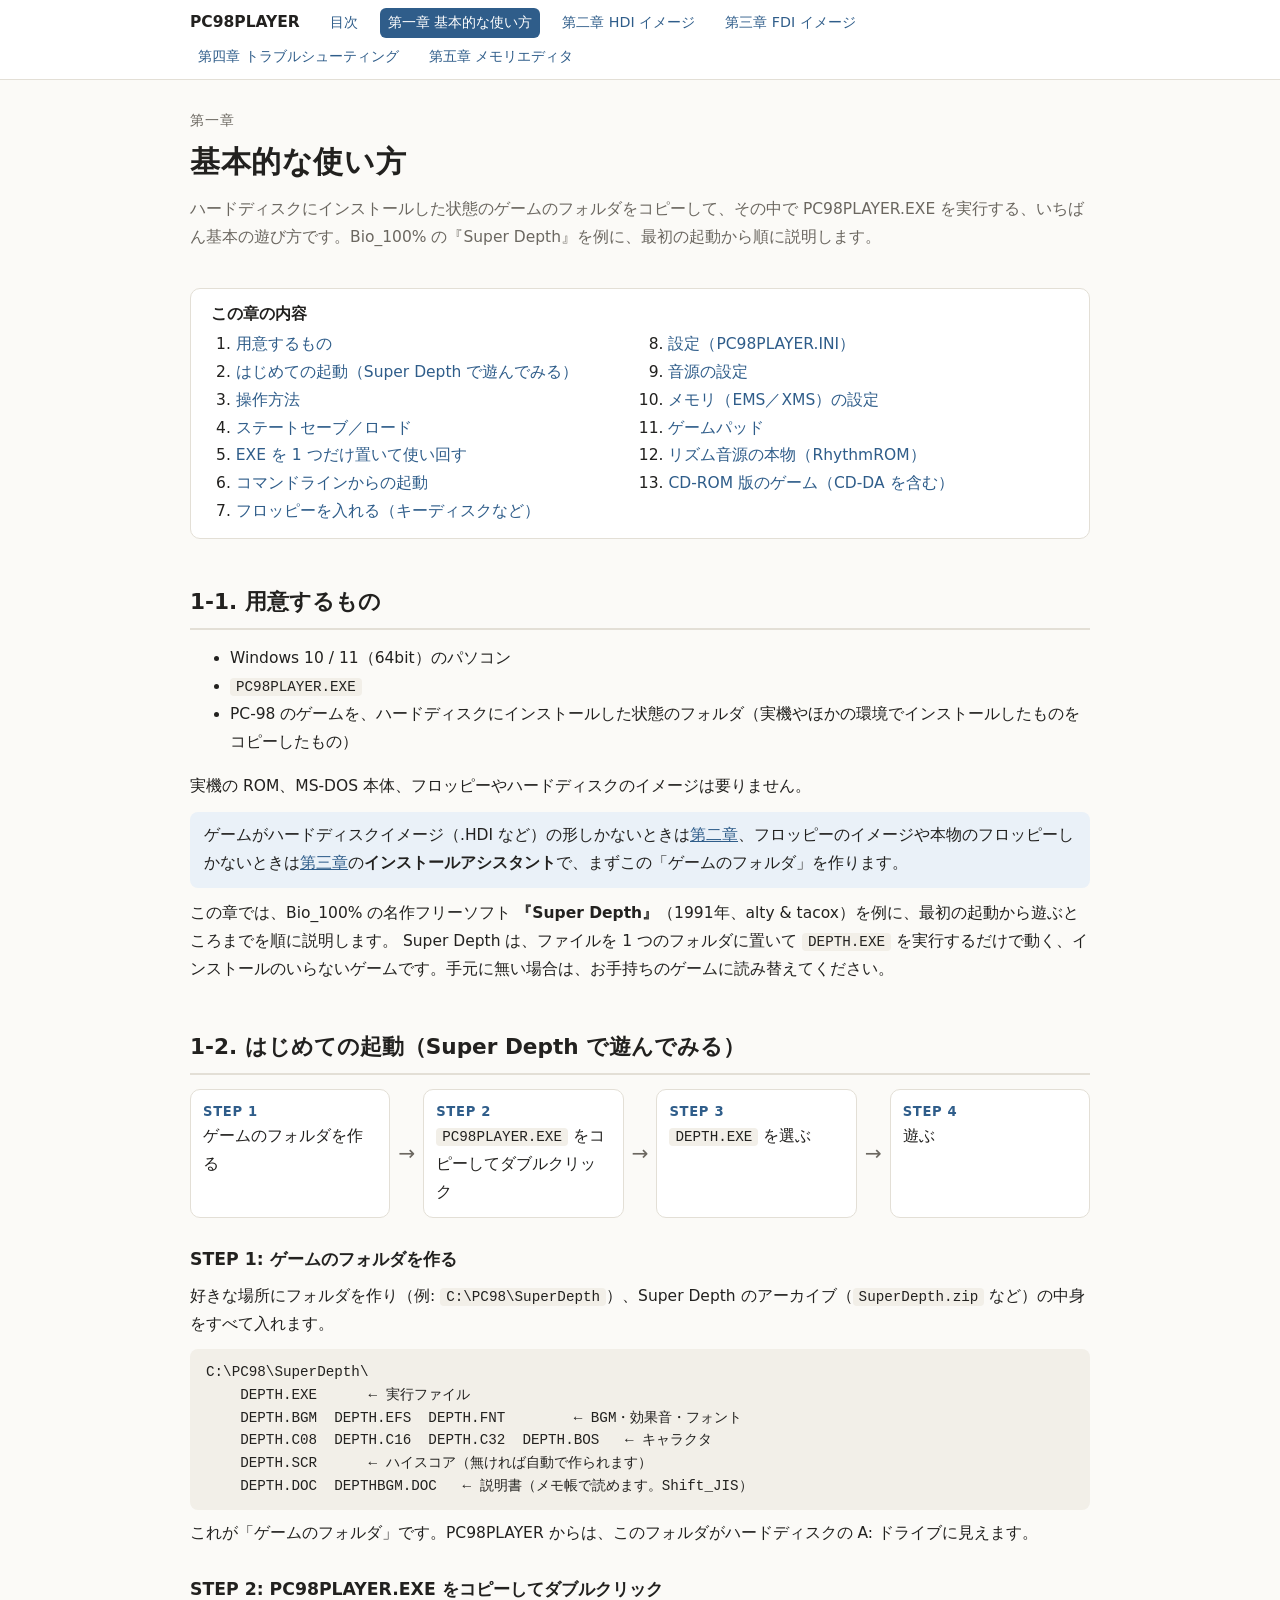
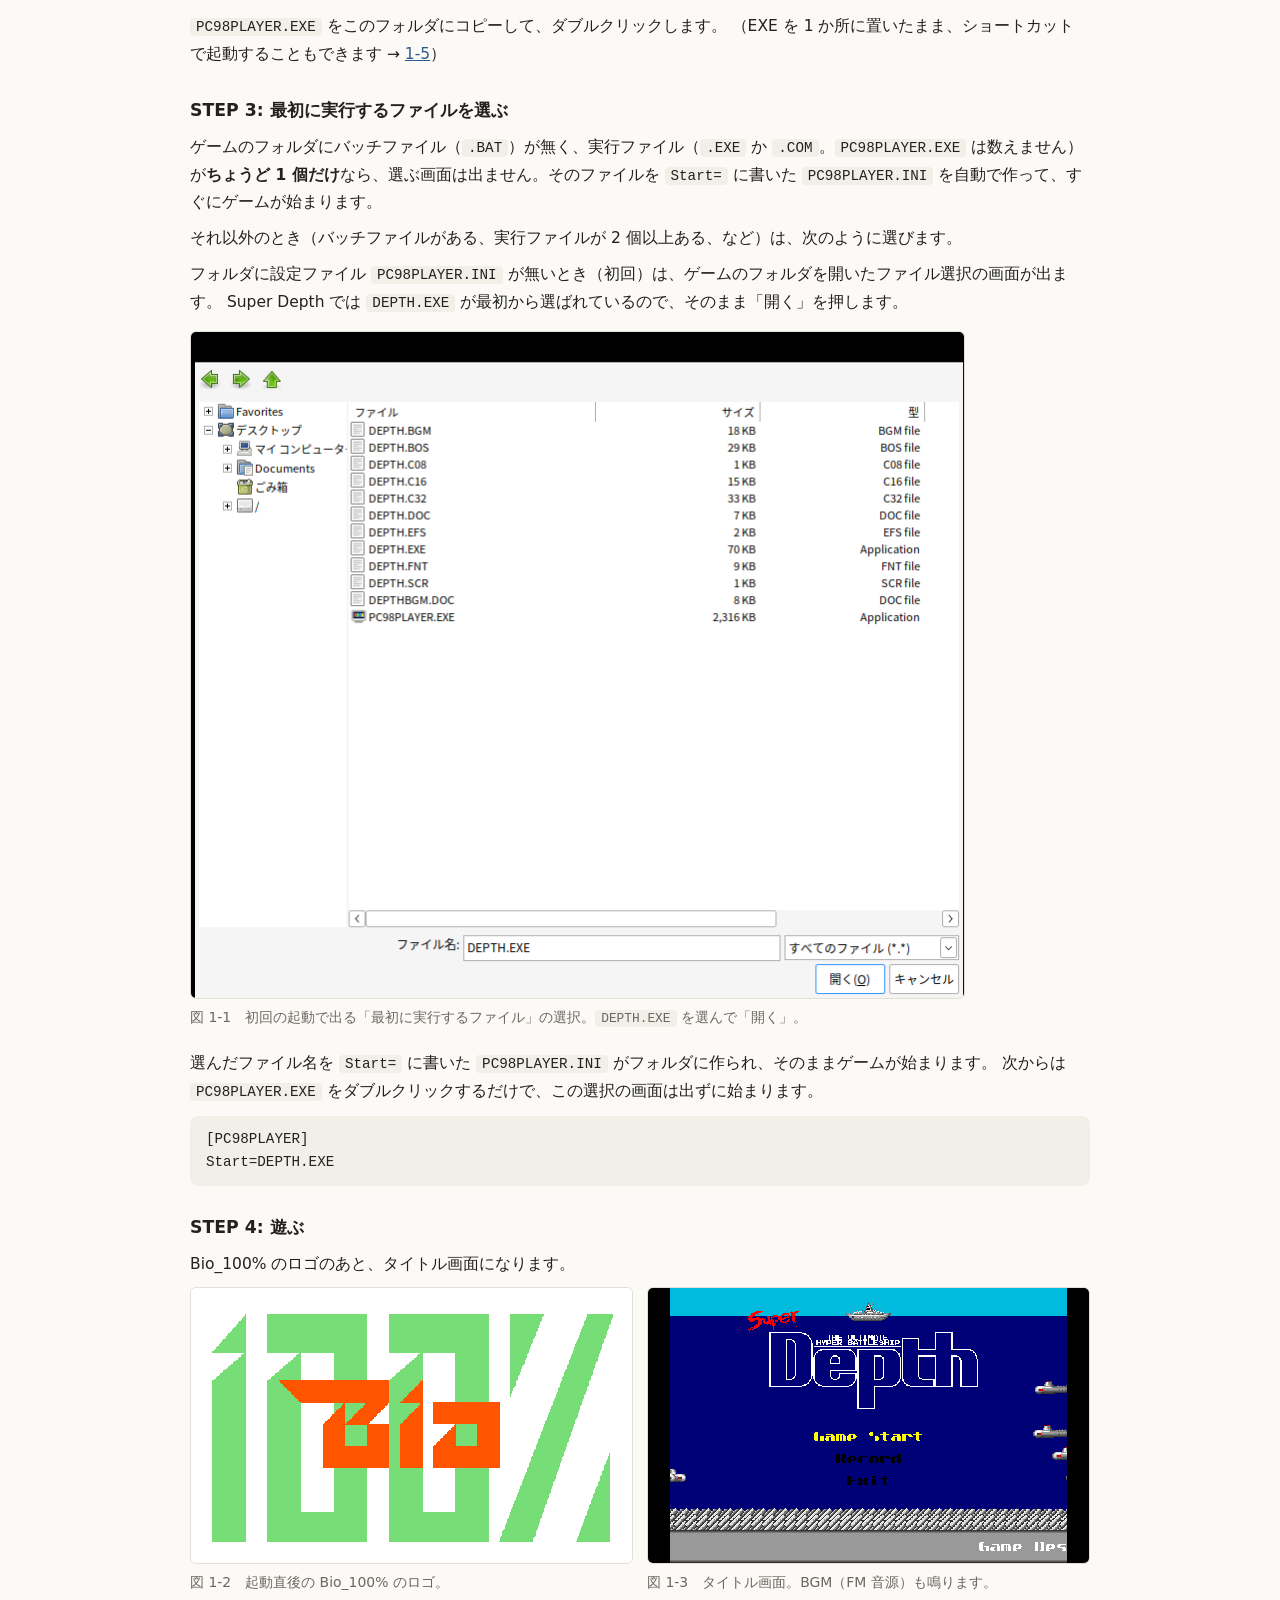
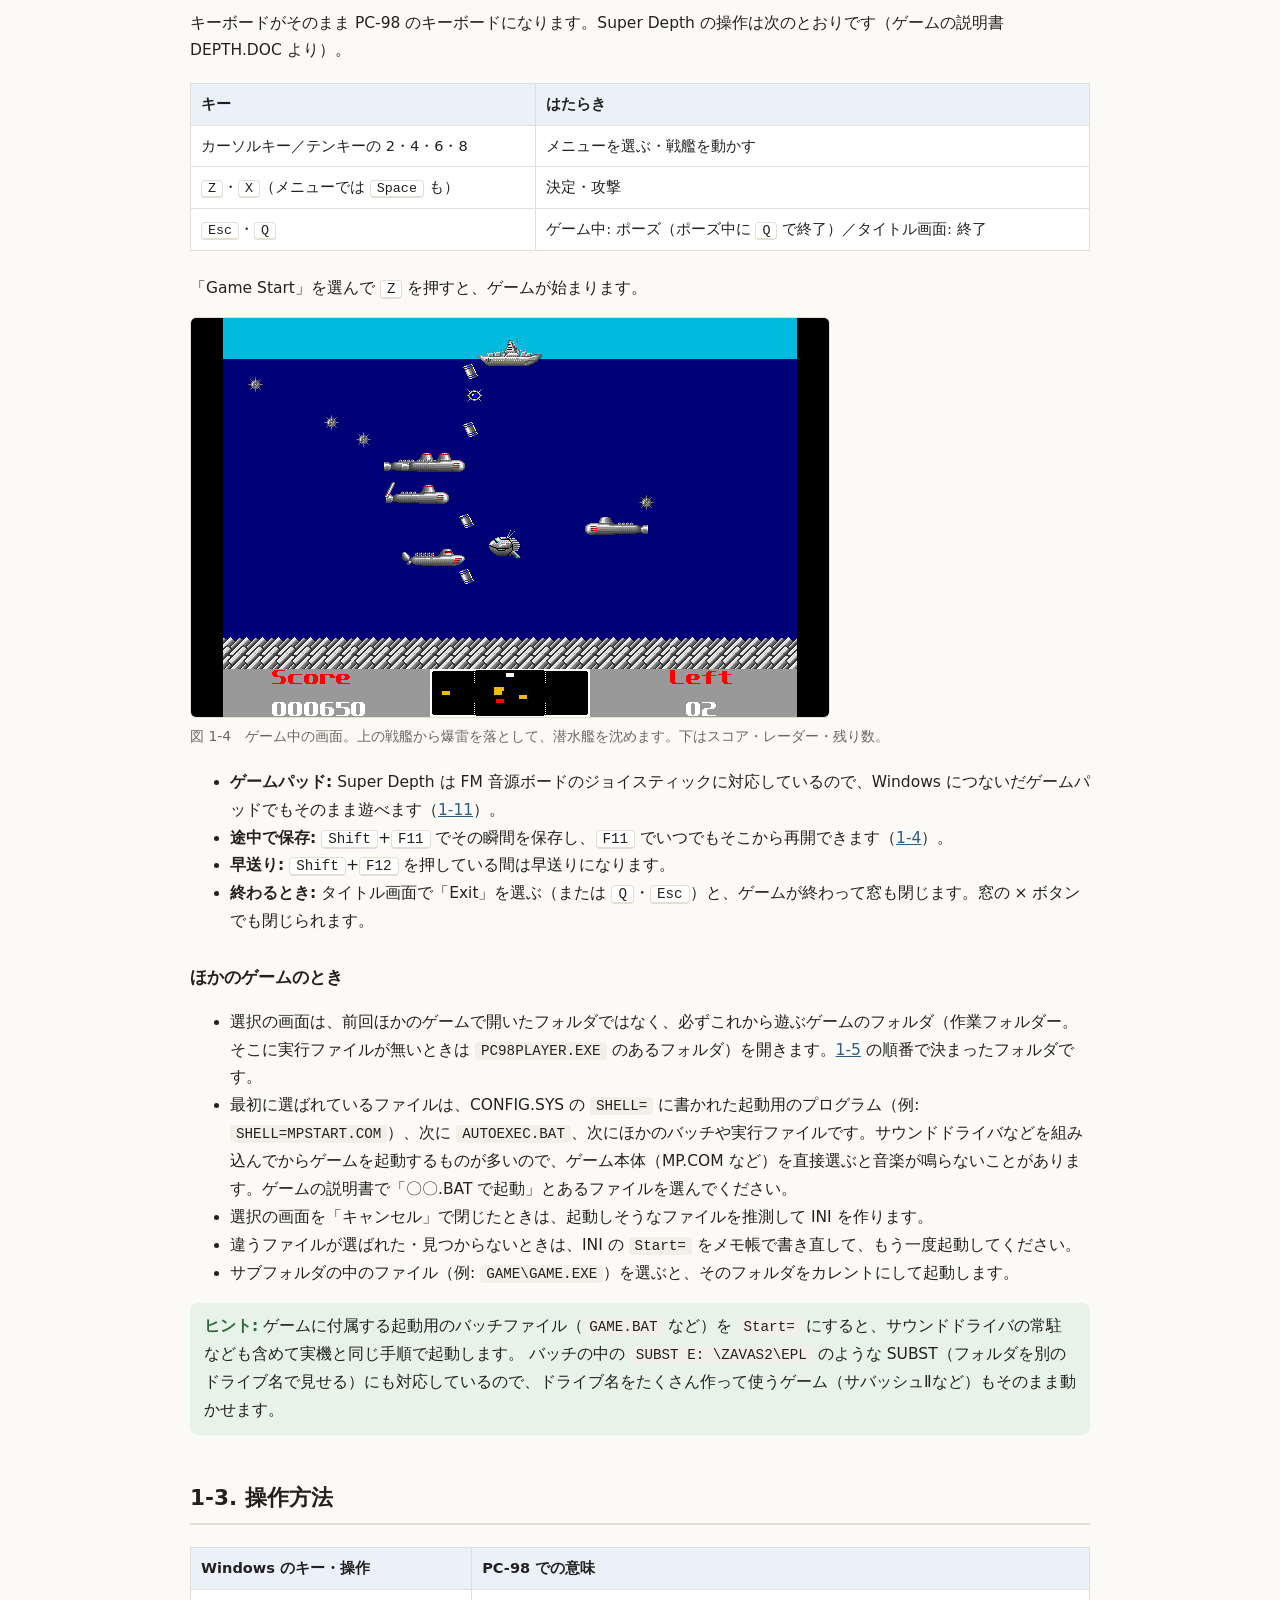
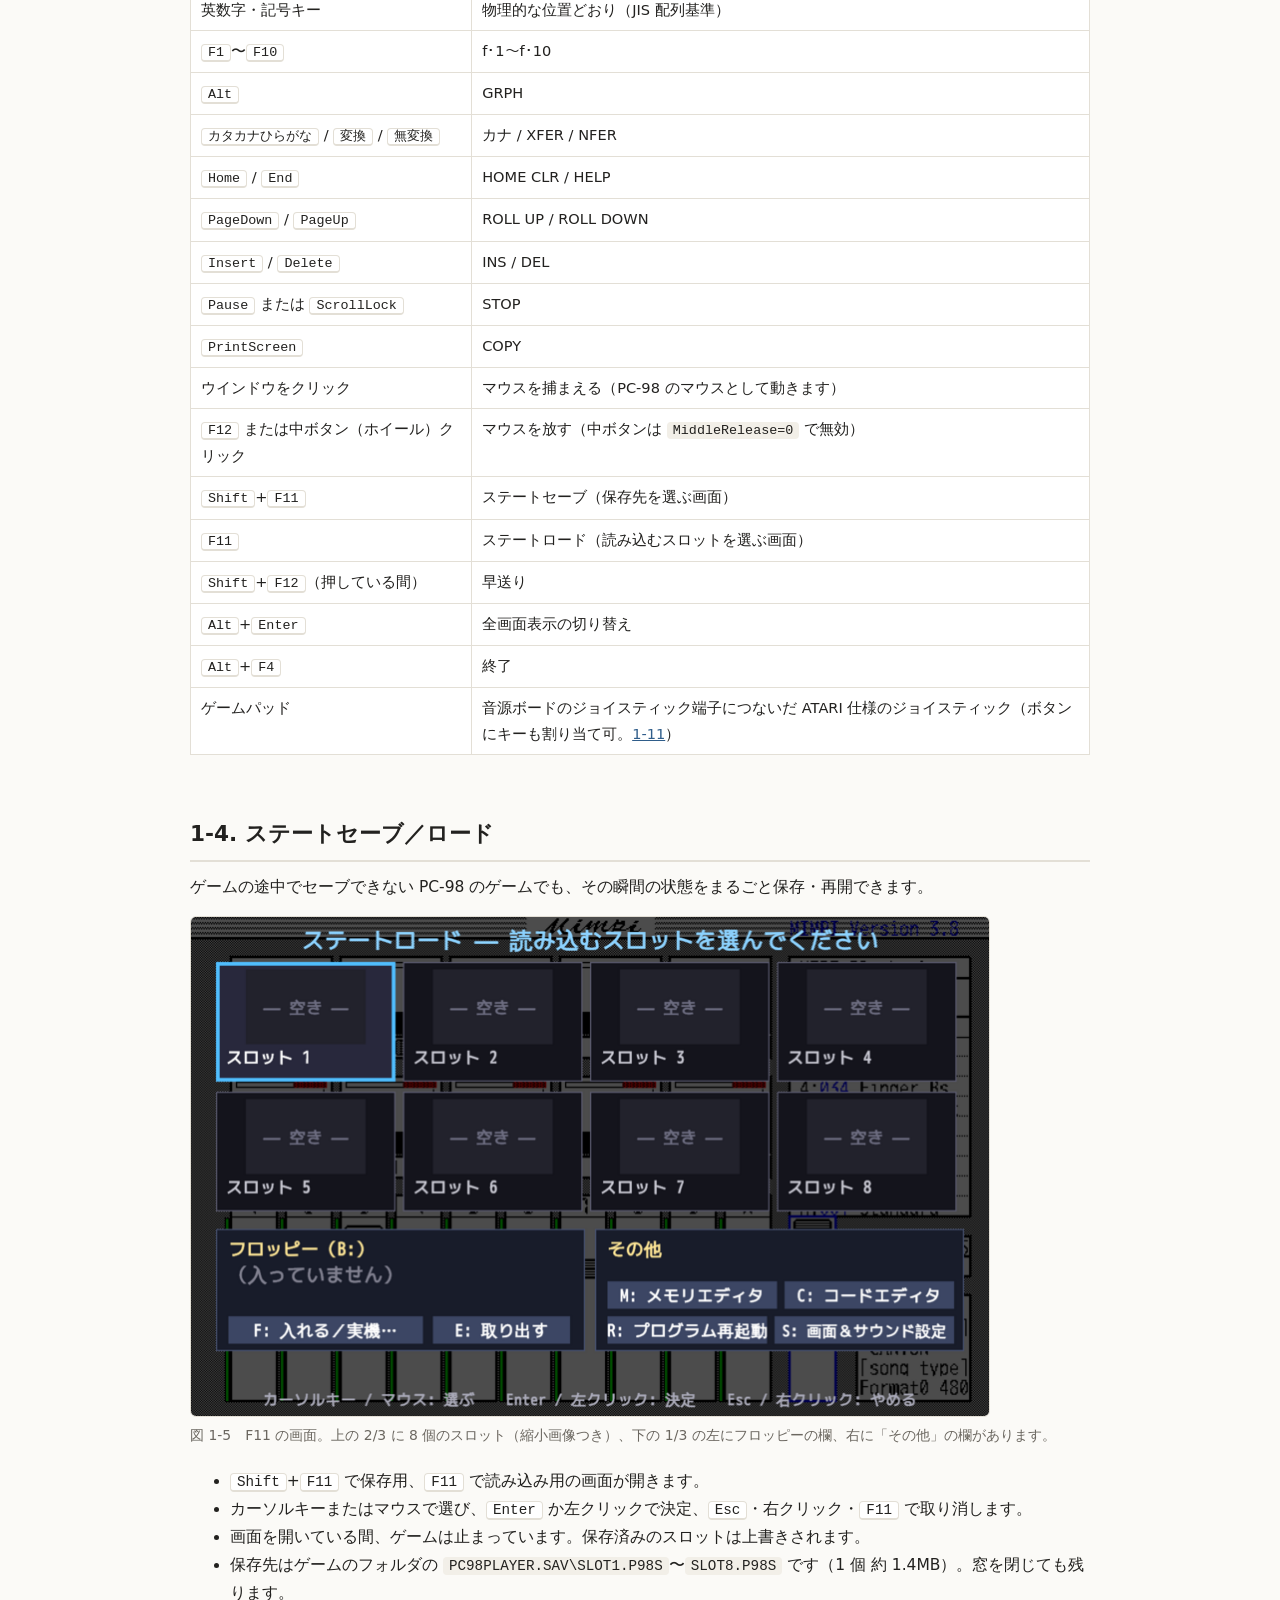
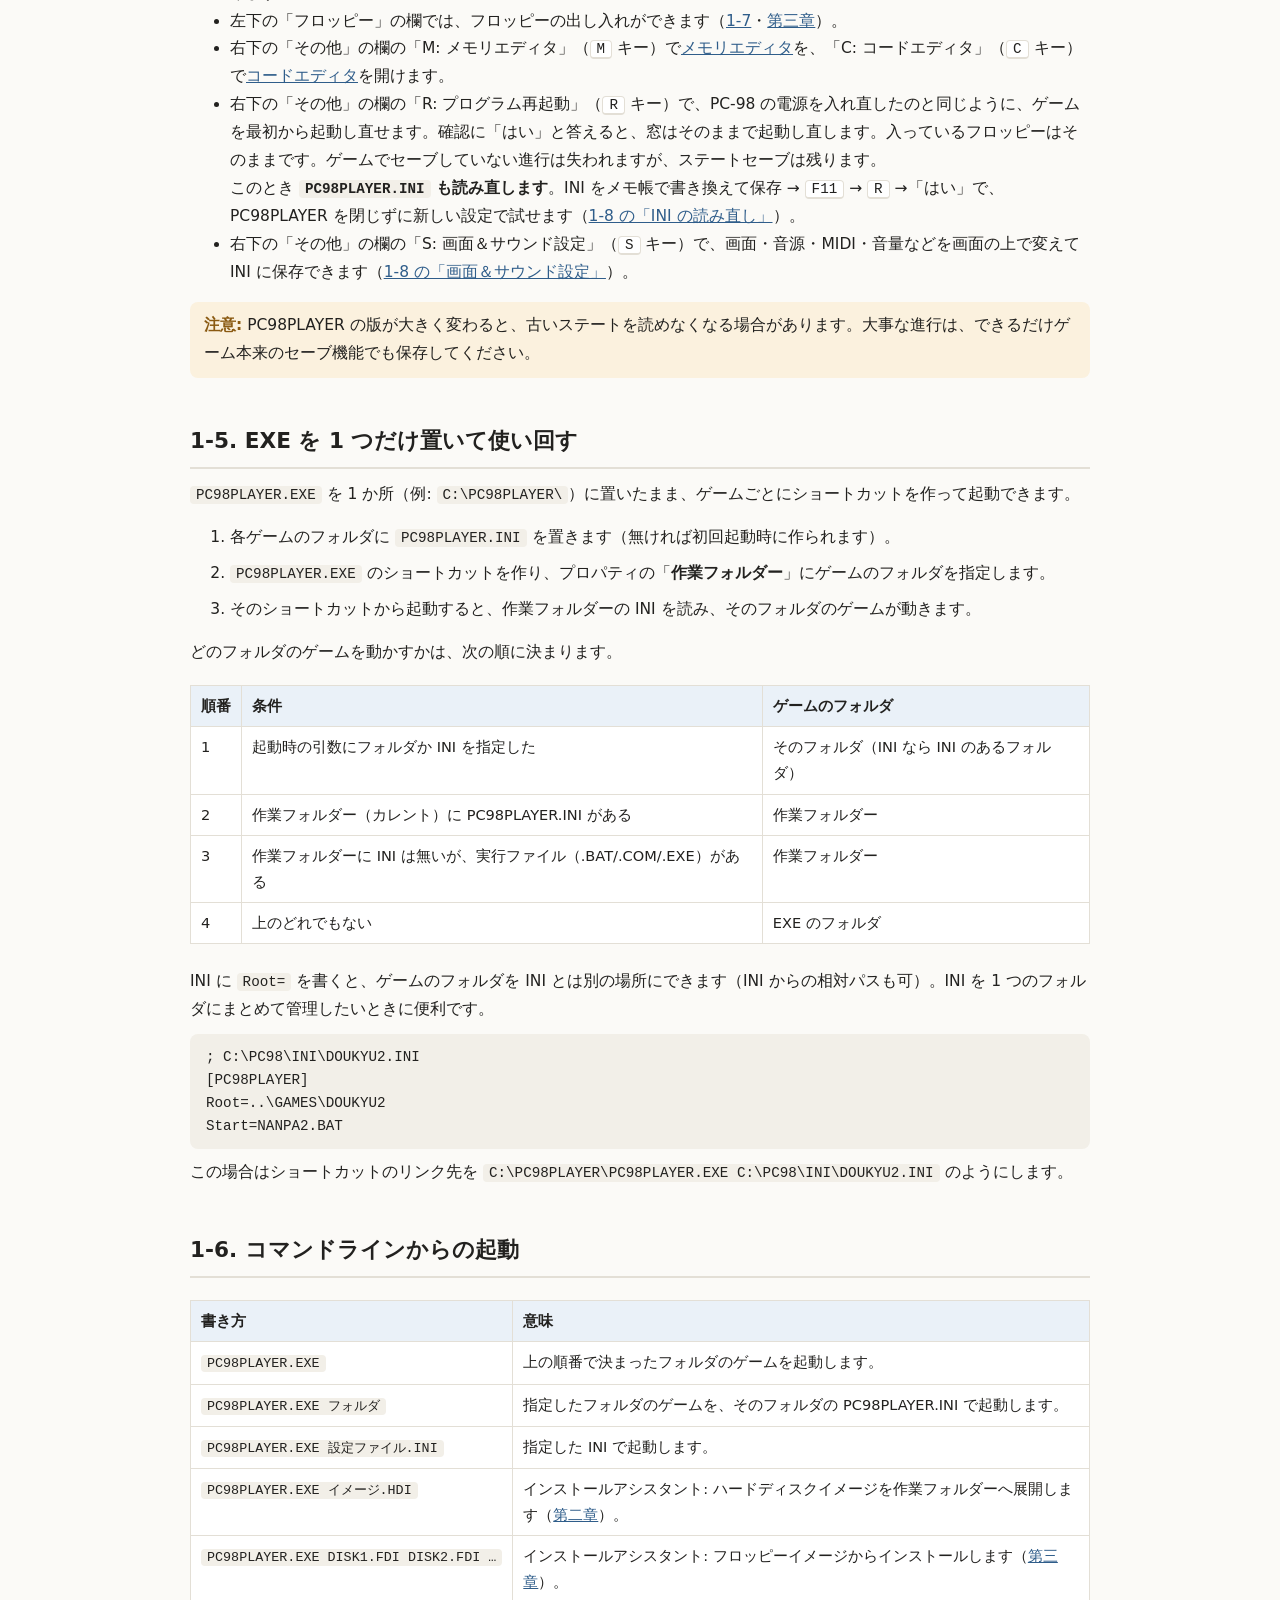
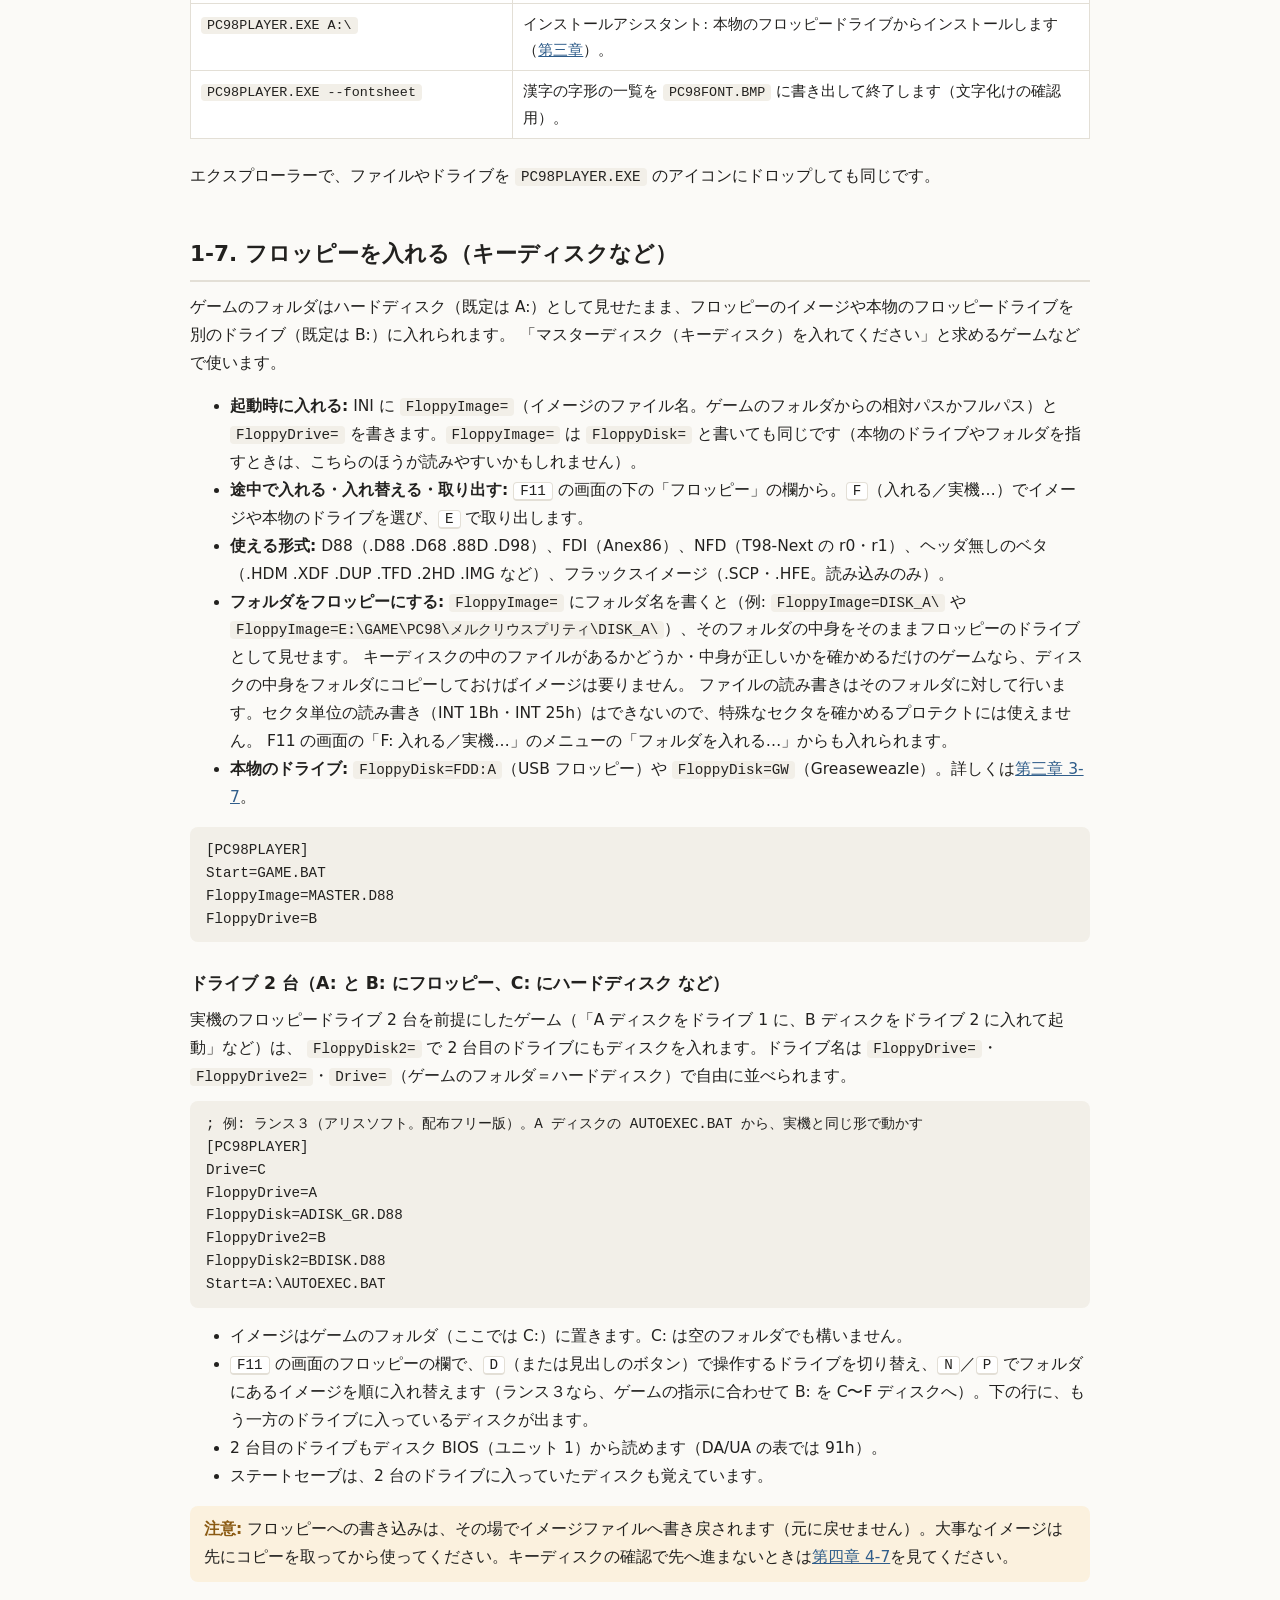
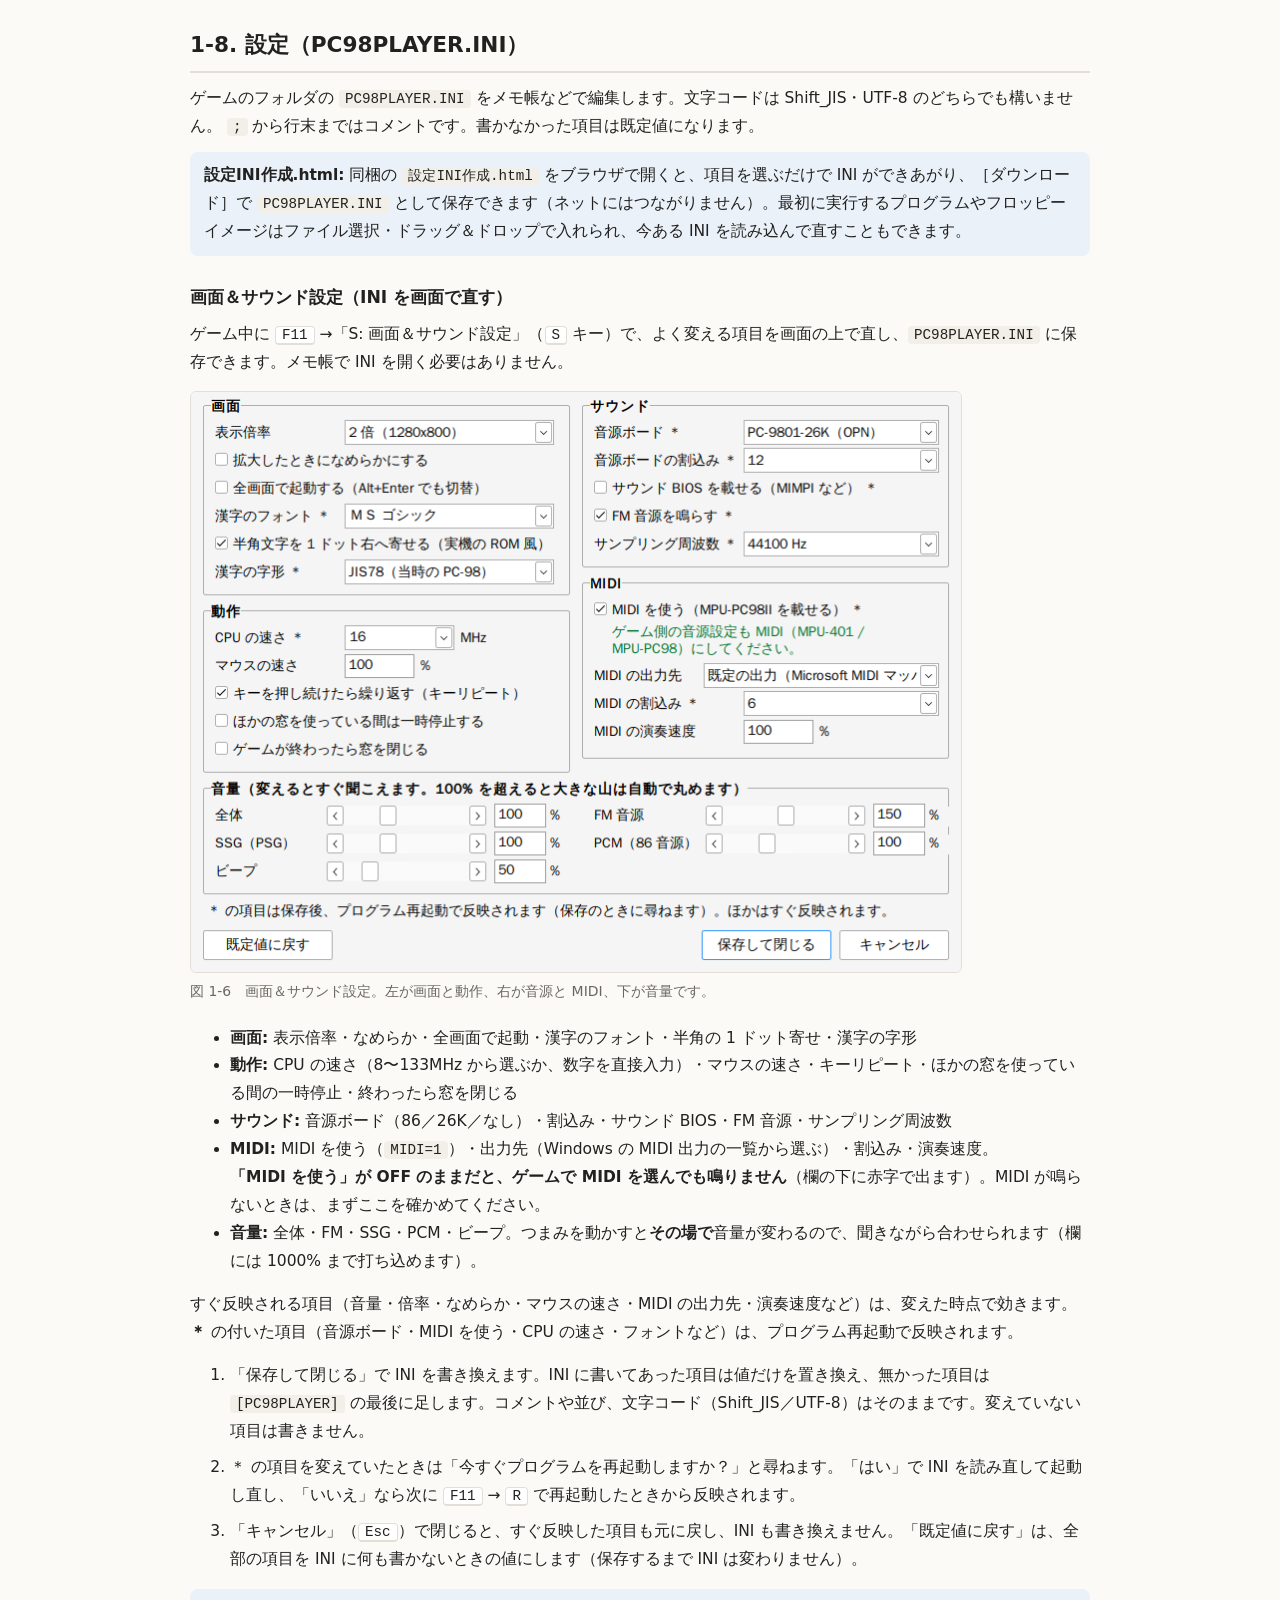
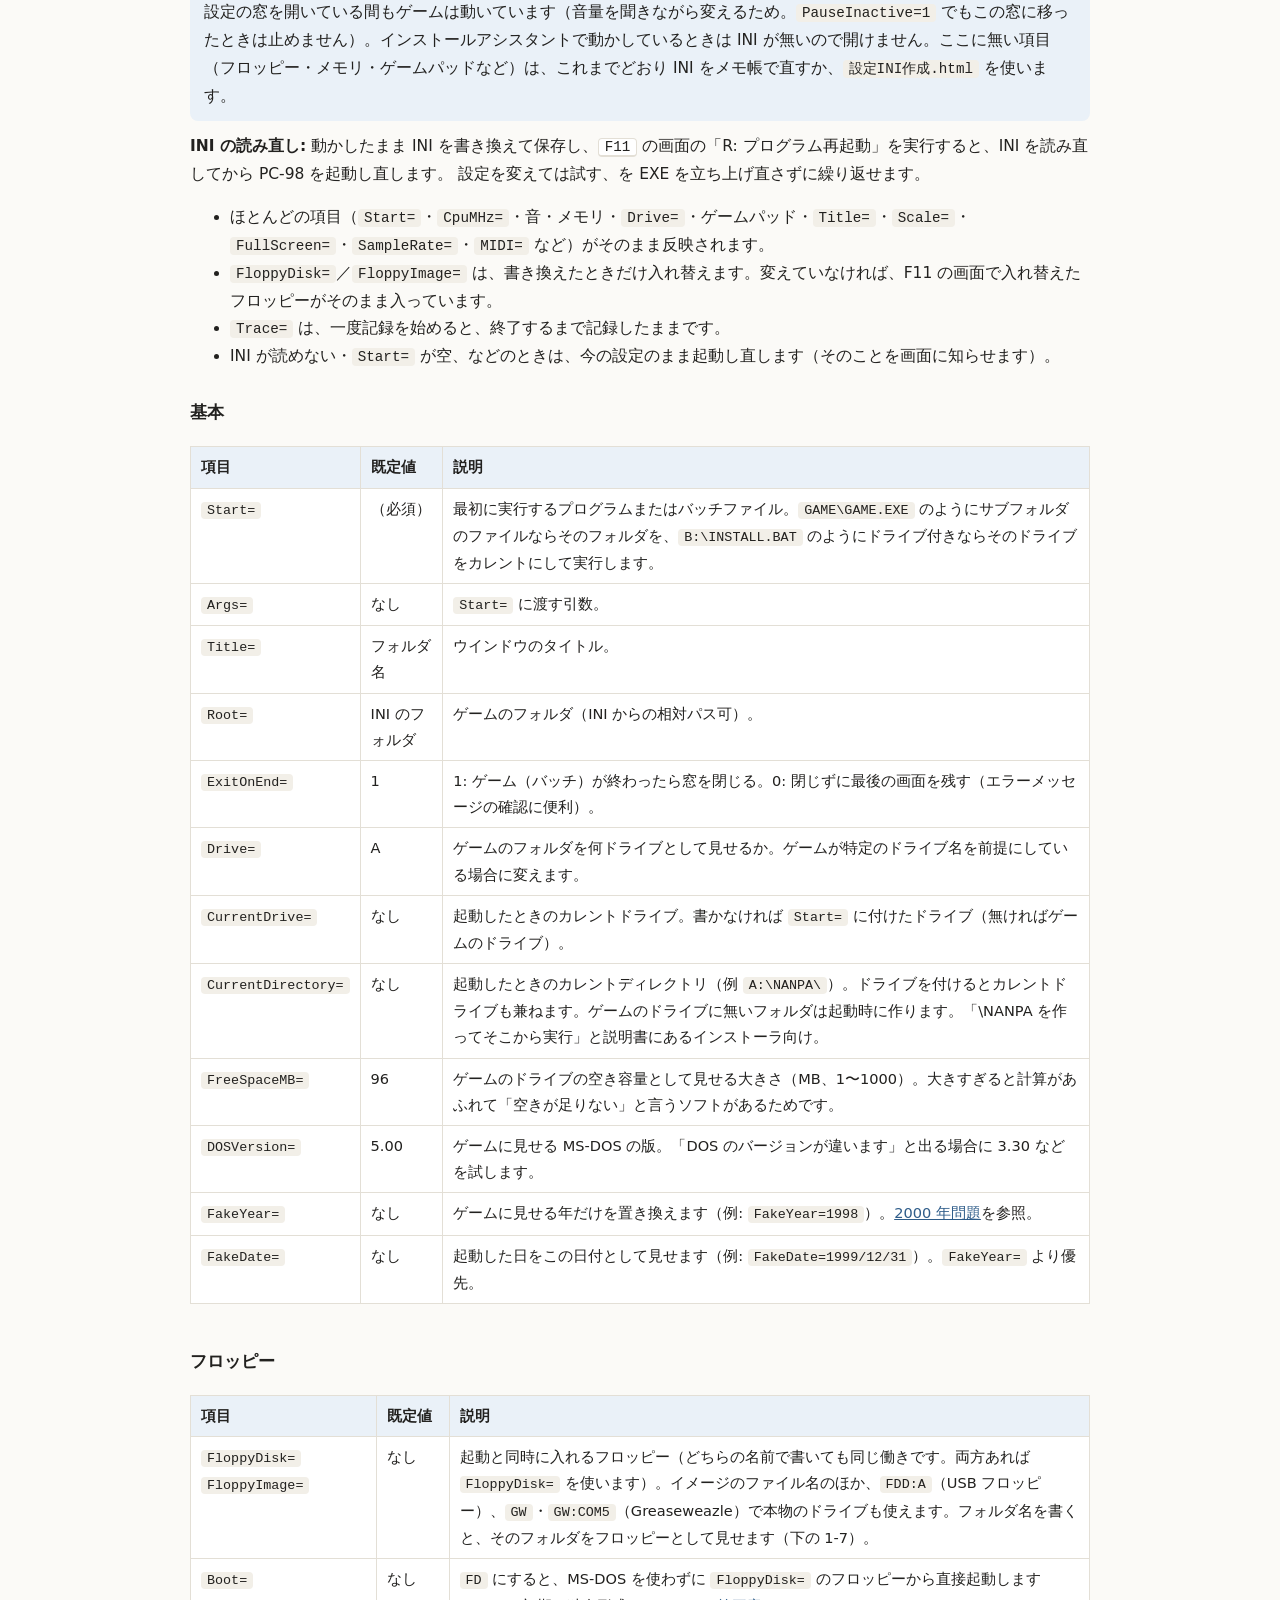
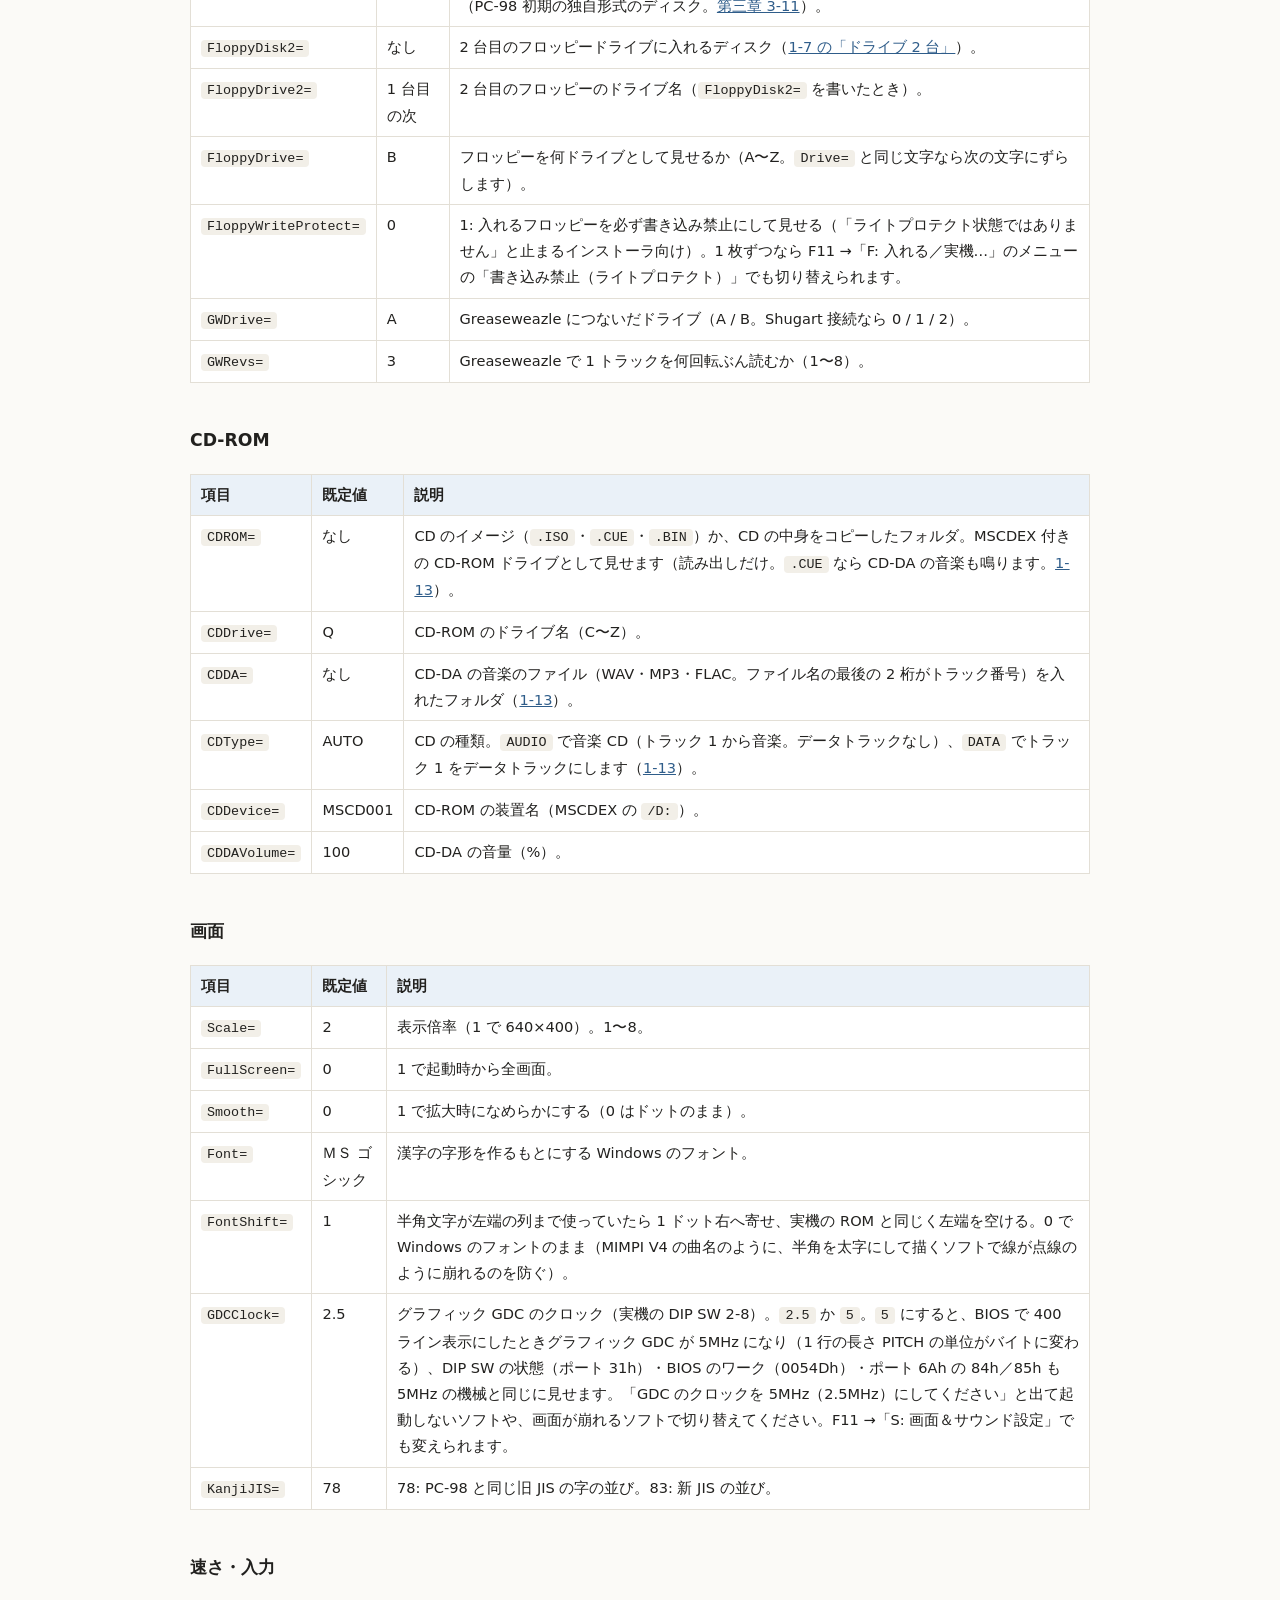
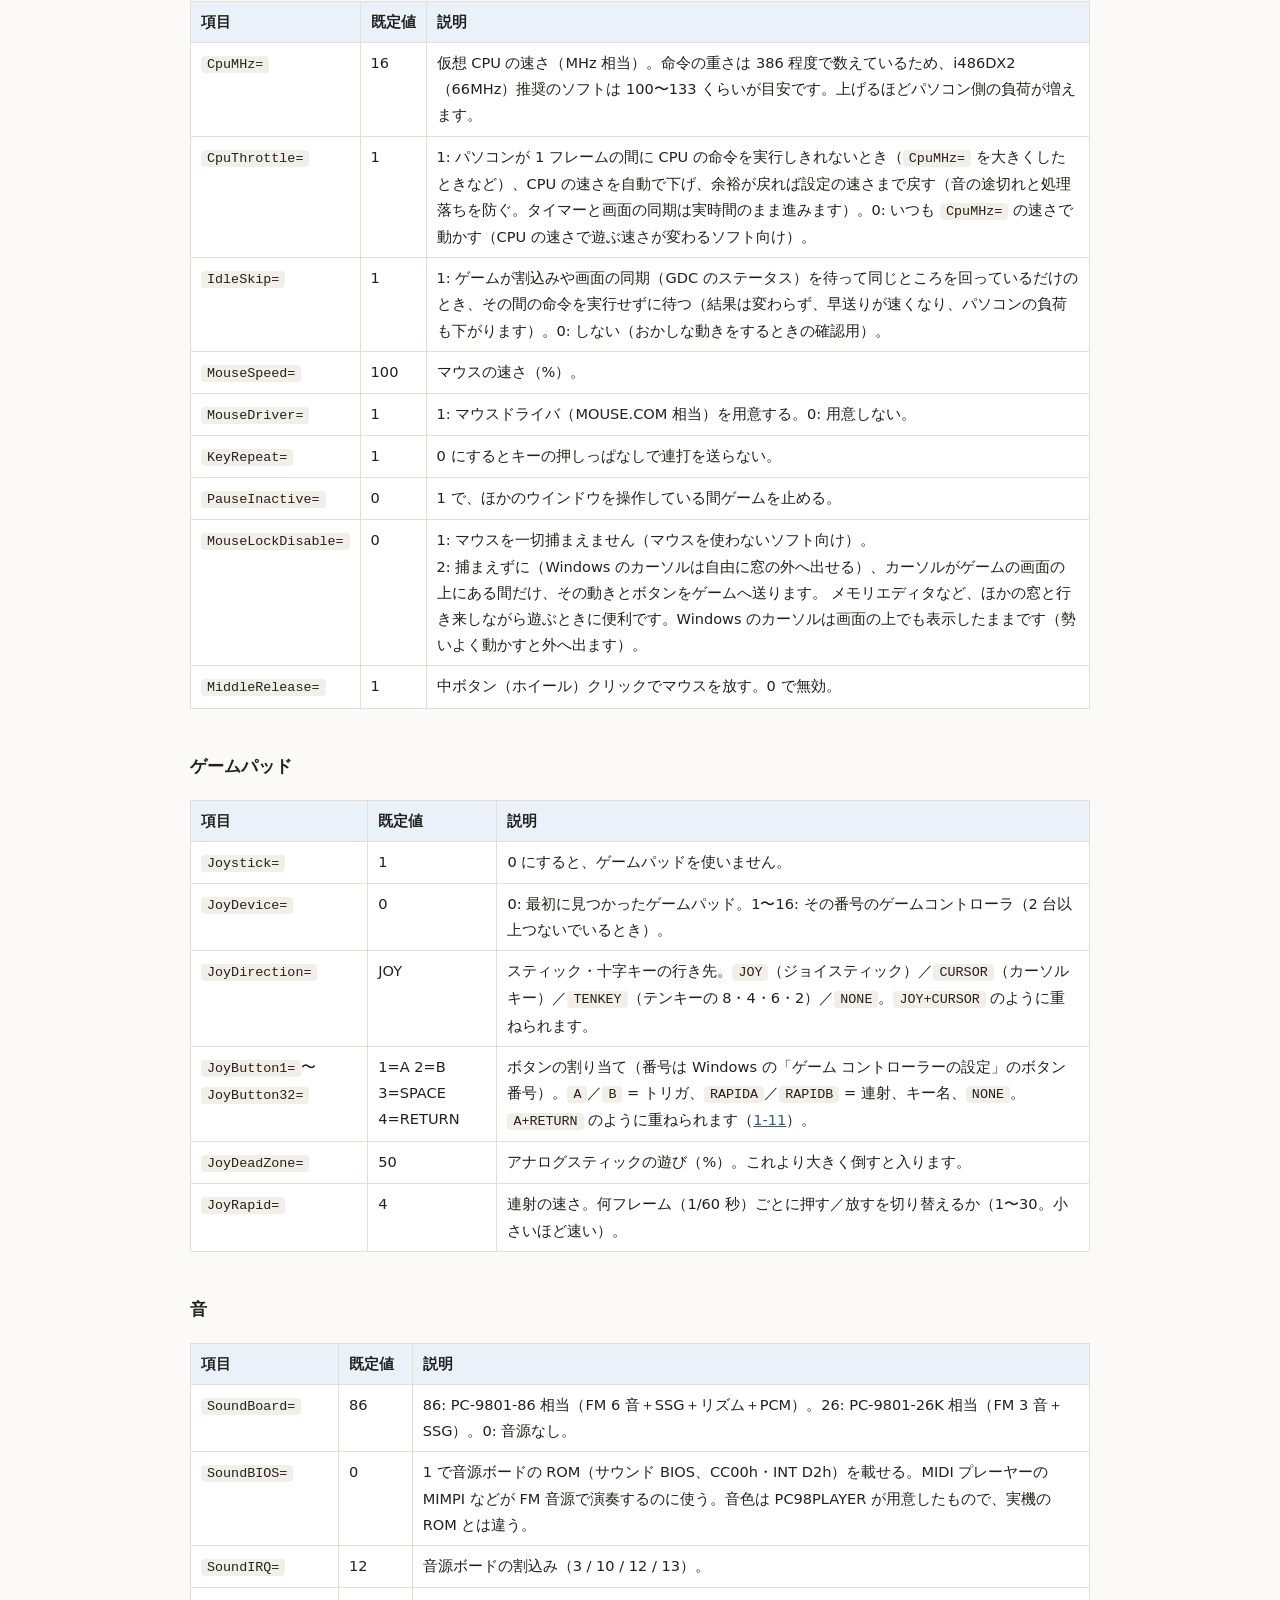
<file: manual/ch1.html>
<!DOCTYPE html>
<html lang="ja">
<head>
<meta charset="utf-8">
<meta name="viewport" content="width=device-width, initial-scale=1">
<title>第一章 基本的な使い方 - PC98PLAYER 取扱説明書</title>
<link rel="stylesheet" href="style.css">
</head>
<body>
<div class="topbar"><div class="in">
  <a class="brand" href="index.html">PC98PLAYER</a>
  <a class="ch" href="index.html">目次</a>
  <a class="ch cur" href="ch1.html">第一章 基本的な使い方</a>
  <a class="ch" href="ch2.html">第二章 HDI イメージ</a>
  <a class="ch" href="ch3.html">第三章 FDI イメージ</a>
  <a class="ch" href="ch4.html">第四章 トラブルシューティング</a>
  <a class="ch" href="ch5.html">第五章 メモリエディタ</a>
</div></div>

<div class="wrap">
<header class="page">
  <div class="kicker">第一章</div>
  <h1>基本的な使い方</h1>
  <p class="lead">ハードディスクにインストールした状態のゲームのフォルダをコピーして、その中で PC98PLAYER.EXE を実行する、いちばん基本の遊び方です。Bio_100% の『Super Depth』を例に、最初の起動から順に説明します。</p>
</header>

<nav class="toc">
  <strong>この章の内容</strong>
  <ol>
    <li><a href="#prepare">用意するもの</a></li>
    <li><a href="#first">はじめての起動（Super Depth で遊んでみる）</a></li>
    <li><a href="#keys">操作方法</a></li>
    <li><a href="#state">ステートセーブ／ロード</a></li>
    <li><a href="#shared">EXE を 1 つだけ置いて使い回す</a></li>
    <li><a href="#cmdline">コマンドラインからの起動</a></li>
    <li><a href="#floppy">フロッピーを入れる（キーディスクなど）</a></li>
    <li><a href="#ini">設定（PC98PLAYER.INI）</a></li>
    <li><a href="#sound">音源の設定</a></li>
    <li><a href="#memory">メモリ（EMS／XMS）の設定</a></li>
    <li><a href="#gamepad">ゲームパッド</a></li>
    <li><a href="#rhythm">リズム音源の本物（RhythmROM）</a></li>
    <li><a href="#cdrom">CD-ROM 版のゲーム（CD-DA を含む）</a></li>
  </ol>
</nav>

<h2 id="prepare">1-1. 用意するもの</h2>
<ul>
  <li>Windows 10 / 11（64bit）のパソコン</li>
  <li><code>PC98PLAYER.EXE</code></li>
  <li>PC-98 のゲームを、ハードディスクにインストールした状態のフォルダ（実機やほかの環境でインストールしたものをコピーしたもの）</li>
</ul>
<p>実機の ROM、MS-DOS 本体、フロッピーやハードディスクのイメージは要りません。</p>
<div class="note">ゲームがハードディスクイメージ（.HDI など）の形しかないときは<a href="ch2.html">第二章</a>、フロッピーのイメージや本物のフロッピーしかないときは<a href="ch3.html">第三章</a>の<strong>インストールアシスタント</strong>で、まずこの「ゲームのフォルダ」を作ります。</div>
<p>この章では、Bio_100% の名作フリーソフト <strong>『Super Depth』</strong>（1991年、alty &amp; tacox）を例に、最初の起動から遊ぶところまでを順に説明します。
Super Depth は、ファイルを 1 つのフォルダに置いて <code>DEPTH.EXE</code> を実行するだけで動く、インストールのいらないゲームです。手元に無い場合は、お手持ちのゲームに読み替えてください。</p>

<h2 id="first">1-2. はじめての起動（Super Depth で遊んでみる）</h2>
<div class="flow">
  <div class="step"><b>STEP 1</b>ゲームのフォルダを作る</div>
  <div class="arrow">→</div>
  <div class="step"><b>STEP 2</b><code>PC98PLAYER.EXE</code> をコピーしてダブルクリック</div>
  <div class="arrow">→</div>
  <div class="step"><b>STEP 3</b><code>DEPTH.EXE</code> を選ぶ</div>
  <div class="arrow">→</div>
  <div class="step"><b>STEP 4</b>遊ぶ</div>
</div>

<h3>STEP 1: ゲームのフォルダを作る</h3>
<p>好きな場所にフォルダを作り（例: <code>C:\PC98\SuperDepth</code>）、Super Depth のアーカイブ（<code>SuperDepth.zip</code> など）の中身をすべて入れます。</p>
<pre>C:\PC98\SuperDepth\
    DEPTH.EXE      ← 実行ファイル
    DEPTH.BGM  DEPTH.EFS  DEPTH.FNT        ← BGM・効果音・フォント
    DEPTH.C08  DEPTH.C16  DEPTH.C32  DEPTH.BOS   ← キャラクタ
    DEPTH.SCR      ← ハイスコア（無ければ自動で作られます）
    DEPTH.DOC  DEPTHBGM.DOC   ← 説明書（メモ帳で読めます。Shift_JIS）</pre>
<p>これが「ゲームのフォルダ」です。PC98PLAYER からは、このフォルダがハードディスクの A: ドライブに見えます。</p>

<h3>STEP 2: PC98PLAYER.EXE をコピーしてダブルクリック</h3>
<p><code>PC98PLAYER.EXE</code> をこのフォルダにコピーして、ダブルクリックします。
（EXE を 1 か所に置いたまま、ショートカットで起動することもできます → <a href="#shared">1-5</a>）</p>

<h3>STEP 3: 最初に実行するファイルを選ぶ</h3>
<p>ゲームのフォルダにバッチファイル（<code>.BAT</code>）が無く、実行ファイル（<code>.EXE</code> か <code>.COM</code>。<code>PC98PLAYER.EXE</code> は数えません）が<strong>ちょうど 1 個だけ</strong>なら、選ぶ画面は出ません。そのファイルを <code>Start=</code> に書いた <code>PC98PLAYER.INI</code> を自動で作って、すぐにゲームが始まります。</p>
<p>それ以外のとき（バッチファイルがある、実行ファイルが 2 個以上ある、など）は、次のように選びます。</p>
<p>フォルダに設定ファイル <code>PC98PLAYER.INI</code> が無いとき（初回）は、ゲームのフォルダを開いたファイル選択の画面が出ます。
Super Depth では <code>DEPTH.EXE</code> が最初から選ばれているので、そのまま「開く」を押します。</p>
<figure>
  <img src="images/ch1_sd_select.png" alt="最初に実行するファイルを選ぶ画面" width="775" height="668">
  <figcaption>図 1-1　初回の起動で出る「最初に実行するファイル」の選択。<code>DEPTH.EXE</code> を選んで「開く」。</figcaption>
</figure>
<p>選んだファイル名を <code>Start=</code> に書いた <code>PC98PLAYER.INI</code> がフォルダに作られ、そのままゲームが始まります。
次からは <code>PC98PLAYER.EXE</code> をダブルクリックするだけで、この選択の画面は出ずに始まります。</p>
<pre>[PC98PLAYER]
Start=DEPTH.EXE</pre>

<h3>STEP 4: 遊ぶ</h3>
<p>Bio_100% のロゴのあと、タイトル画面になります。</p>
<div class="figrow">
<figure>
  <img class="pixel" src="images/ch1_sd_logo.png" alt="Bio_100% のロゴ" width="640" height="400">
  <figcaption>図 1-2　起動直後の Bio_100% のロゴ。</figcaption>
</figure>
<figure>
  <img class="pixel" src="images/ch1_sd_title.png" alt="Super Depth のタイトル画面" width="640" height="400">
  <figcaption>図 1-3　タイトル画面。BGM（FM 音源）も鳴ります。</figcaption>
</figure>
</div>
<p>キーボードがそのまま PC-98 のキーボードになります。Super Depth の操作は次のとおりです（ゲームの説明書 DEPTH.DOC より）。</p>
<div class="tablewrap">
<table>
  <tr><th>キー</th><th>はたらき</th></tr>
  <tr><td>カーソルキー／テンキーの 2・4・6・8</td><td>メニューを選ぶ・戦艦を動かす</td></tr>
  <tr><td><kbd>Z</kbd>・<kbd>X</kbd>（メニューでは <kbd>Space</kbd> も）</td><td>決定・攻撃</td></tr>
  <tr><td><kbd>Esc</kbd>・<kbd>Q</kbd></td><td>ゲーム中: ポーズ（ポーズ中に <kbd>Q</kbd> で終了）／タイトル画面: 終了</td></tr>
</table>
</div>
<p>「Game Start」を選んで <kbd>Z</kbd> を押すと、ゲームが始まります。</p>
<figure>
  <img class="pixel" src="images/ch1_sd_play.png" alt="Super Depth のゲーム画面" width="640" height="400">
  <figcaption>図 1-4　ゲーム中の画面。上の戦艦から爆雷を落として、潜水艦を沈めます。下はスコア・レーダー・残り数。</figcaption>
</figure>
<ul>
  <li><strong>ゲームパッド:</strong> Super Depth は FM 音源ボードのジョイスティックに対応しているので、Windows につないだゲームパッドでもそのまま遊べます（<a href="#gamepad">1-11</a>）。</li>
  <li><strong>途中で保存:</strong> <kbd>Shift</kbd>+<kbd>F11</kbd> でその瞬間を保存し、<kbd>F11</kbd> でいつでもそこから再開できます（<a href="#state">1-4</a>）。</li>
  <li><strong>早送り:</strong> <kbd>Shift</kbd>+<kbd>F12</kbd> を押している間は早送りになります。</li>
  <li><strong>終わるとき:</strong> タイトル画面で「Exit」を選ぶ（または <kbd>Q</kbd>・<kbd>Esc</kbd>）と、ゲームが終わって窓も閉じます。窓の × ボタンでも閉じられます。</li>
</ul>

<h3>ほかのゲームのとき</h3>
<ul>
  <li>選択の画面は、前回ほかのゲームで開いたフォルダではなく、必ずこれから遊ぶゲームのフォルダ（作業フォルダー。そこに実行ファイルが無いときは <code>PC98PLAYER.EXE</code> のあるフォルダ）を開きます。<a href="#shared">1-5</a> の順番で決まったフォルダです。</li>
  <li>最初に選ばれているファイルは、CONFIG.SYS の <code>SHELL=</code> に書かれた起動用のプログラム（例: <code>SHELL=MPSTART.COM</code>）、次に <code>AUTOEXEC.BAT</code>、次にほかのバッチや実行ファイルです。サウンドドライバなどを組み込んでからゲームを起動するものが多いので、ゲーム本体（MP.COM など）を直接選ぶと音楽が鳴らないことがあります。ゲームの説明書で「〇〇.BAT で起動」とあるファイルを選んでください。</li>
  <li>選択の画面を「キャンセル」で閉じたときは、起動しそうなファイルを推測して INI を作ります。</li>
  <li>違うファイルが選ばれた・見つからないときは、INI の <code>Start=</code> をメモ帳で書き直して、もう一度起動してください。</li>
  <li>サブフォルダの中のファイル（例: <code>GAME\GAME.EXE</code>）を選ぶと、そのフォルダをカレントにして起動します。</li>
</ul>
<div class="tip"><strong>ヒント:</strong> ゲームに付属する起動用のバッチファイル（<code>GAME.BAT</code> など）を <code>Start=</code> にすると、サウンドドライバの常駐なども含めて実機と同じ手順で起動します。
バッチの中の <code>SUBST E: \ZAVAS2\EPL</code> のような SUBST（フォルダを別のドライブ名で見せる）にも対応しているので、ドライブ名をたくさん作って使うゲーム（サバッシュⅡなど）もそのまま動かせます。</div>

<h2 id="keys">1-3. 操作方法</h2>
<div class="tablewrap">
<table>
  <tr><th>Windows のキー・操作</th><th>PC-98 での意味</th></tr>
  <tr><td>英数字・記号キー</td><td>物理的な位置どおり（JIS 配列基準）</td></tr>
  <tr><td><kbd>F1</kbd>〜<kbd>F10</kbd></td><td>f･1〜f･10</td></tr>
  <tr><td><kbd>Alt</kbd></td><td>GRPH</td></tr>
  <tr><td><kbd>カタカナひらがな</kbd> / <kbd>変換</kbd> / <kbd>無変換</kbd></td><td>カナ / XFER / NFER</td></tr>
  <tr><td><kbd>Home</kbd> / <kbd>End</kbd></td><td>HOME CLR / HELP</td></tr>
  <tr><td><kbd>PageDown</kbd> / <kbd>PageUp</kbd></td><td>ROLL UP / ROLL DOWN</td></tr>
  <tr><td><kbd>Insert</kbd> / <kbd>Delete</kbd></td><td>INS / DEL</td></tr>
  <tr><td><kbd>Pause</kbd> または <kbd>ScrollLock</kbd></td><td>STOP</td></tr>
  <tr><td><kbd>PrintScreen</kbd></td><td>COPY</td></tr>
  <tr><td>ウインドウをクリック</td><td>マウスを捕まえる（PC-98 のマウスとして動きます）</td></tr>
  <tr><td><kbd>F12</kbd> または中ボタン（ホイール）クリック</td><td>マウスを放す（中ボタンは <code>MiddleRelease=0</code> で無効）</td></tr>
  <tr><td><kbd>Shift</kbd>+<kbd>F11</kbd></td><td>ステートセーブ（保存先を選ぶ画面）</td></tr>
  <tr><td><kbd>F11</kbd></td><td>ステートロード（読み込むスロットを選ぶ画面）</td></tr>
  <tr><td><kbd>Shift</kbd>+<kbd>F12</kbd>（押している間）</td><td>早送り</td></tr>
  <tr><td><kbd>Alt</kbd>+<kbd>Enter</kbd></td><td>全画面表示の切り替え</td></tr>
  <tr><td><kbd>Alt</kbd>+<kbd>F4</kbd></td><td>終了</td></tr>
  <tr><td>ゲームパッド</td><td>音源ボードのジョイスティック端子につないだ ATARI 仕様のジョイスティック（ボタンにキーも割り当て可。<a href="#gamepad">1-11</a>）</td></tr>
</table>
</div>

<h2 id="state">1-4. ステートセーブ／ロード</h2>
<p>ゲームの途中でセーブできない PC-98 のゲームでも、その瞬間の状態をまるごと保存・再開できます。</p>
<figure>
  <img src="images/ch1_state_menu.png" alt="ステートセーブ・ロードの画面" width="800" height="500">
  <figcaption>図 1-5　F11 の画面。上の 2/3 に 8 個のスロット（縮小画像つき）、下の 1/3 の左にフロッピーの欄、右に「その他」の欄があります。</figcaption>
</figure>
<ul>
  <li><kbd>Shift</kbd>+<kbd>F11</kbd> で保存用、<kbd>F11</kbd> で読み込み用の画面が開きます。</li>
  <li>カーソルキーまたはマウスで選び、<kbd>Enter</kbd> か左クリックで決定、<kbd>Esc</kbd>・右クリック・<kbd>F11</kbd> で取り消します。</li>
  <li>画面を開いている間、ゲームは止まっています。保存済みのスロットは上書きされます。</li>
  <li>保存先はゲームのフォルダの <code>PC98PLAYER.SAV\SLOT1.P98S</code>〜<code>SLOT8.P98S</code> です（1 個 約 1.4MB）。窓を閉じても残ります。</li>
  <li>左下の「フロッピー」の欄では、フロッピーの出し入れができます（<a href="#floppy">1-7</a>・<a href="ch3.html#swap">第三章</a>）。</li>
  <li>右下の「その他」の欄の「M: メモリエディタ」（<kbd>M</kbd> キー）で<a href="ch5.html">メモリエディタ</a>を、「C: コードエディタ」（<kbd>C</kbd> キー）で<a href="ch5.html#code">コードエディタ</a>を開けます。</li>
  <li>右下の「その他」の欄の「R: プログラム再起動」（<kbd>R</kbd> キー）で、PC-98 の電源を入れ直したのと同じように、ゲームを最初から起動し直せます。確認に「はい」と答えると、窓はそのままで起動し直します。入っているフロッピーはそのままです。ゲームでセーブしていない進行は失われますが、ステートセーブは残ります。<br>
    このとき <strong><code>PC98PLAYER.INI</code> も読み直します</strong>。INI をメモ帳で書き換えて保存 → <kbd>F11</kbd> → <kbd>R</kbd> →「はい」で、PC98PLAYER を閉じずに新しい設定で試せます（<a href="#reload">1-8 の「INI の読み直し」</a>）。</li>
  <li>右下の「その他」の欄の「S: 画面＆サウンド設定」（<kbd>S</kbd> キー）で、画面・音源・MIDI・音量などを画面の上で変えて INI に保存できます（<a href="#settings">1-8 の「画面＆サウンド設定」</a>）。</li>
</ul>
<div class="warn"><strong>注意:</strong> PC98PLAYER の版が大きく変わると、古いステートを読めなくなる場合があります。大事な進行は、できるだけゲーム本来のセーブ機能でも保存してください。</div>

<h2 id="shared">1-5. EXE を 1 つだけ置いて使い回す</h2>
<p><code>PC98PLAYER.EXE</code> を 1 か所（例: <code>C:\PC98PLAYER\</code>）に置いたまま、ゲームごとにショートカットを作って起動できます。</p>
<ol class="steps">
  <li>各ゲームのフォルダに <code>PC98PLAYER.INI</code> を置きます（無ければ初回起動時に作られます）。</li>
  <li><code>PC98PLAYER.EXE</code> のショートカットを作り、プロパティの「<strong>作業フォルダー</strong>」にゲームのフォルダを指定します。</li>
  <li>そのショートカットから起動すると、作業フォルダーの INI を読み、そのフォルダのゲームが動きます。</li>
</ol>
<p>どのフォルダのゲームを動かすかは、次の順に決まります。</p>
<div class="tablewrap">
<table>
  <tr><th>順番</th><th>条件</th><th>ゲームのフォルダ</th></tr>
  <tr><td>1</td><td>起動時の引数にフォルダか INI を指定した</td><td>そのフォルダ（INI なら INI のあるフォルダ）</td></tr>
  <tr><td>2</td><td>作業フォルダー（カレント）に PC98PLAYER.INI がある</td><td>作業フォルダー</td></tr>
  <tr><td>3</td><td>作業フォルダーに INI は無いが、実行ファイル（.BAT/.COM/.EXE）がある</td><td>作業フォルダー</td></tr>
  <tr><td>4</td><td>上のどれでもない</td><td>EXE のフォルダ</td></tr>
</table>
</div>
<p>INI に <code>Root=</code> を書くと、ゲームのフォルダを INI とは別の場所にできます（INI からの相対パスも可）。INI を 1 つのフォルダにまとめて管理したいときに便利です。</p>
<pre>; C:\PC98\INI\DOUKYU2.INI
[PC98PLAYER]
Root=..\GAMES\DOUKYU2
Start=NANPA2.BAT</pre>
<p>この場合はショートカットのリンク先を <code>C:\PC98PLAYER\PC98PLAYER.EXE C:\PC98\INI\DOUKYU2.INI</code> のようにします。</p>

<h2 id="cmdline">1-6. コマンドラインからの起動</h2>
<div class="tablewrap">
<table>
  <tr><th>書き方</th><th>意味</th></tr>
  <tr><td><code>PC98PLAYER.EXE</code></td><td>上の順番で決まったフォルダのゲームを起動します。</td></tr>
  <tr><td><code>PC98PLAYER.EXE フォルダ</code></td><td>指定したフォルダのゲームを、そのフォルダの PC98PLAYER.INI で起動します。</td></tr>
  <tr><td><code>PC98PLAYER.EXE 設定ファイル.INI</code></td><td>指定した INI で起動します。</td></tr>
  <tr><td><code>PC98PLAYER.EXE イメージ.HDI</code></td><td>インストールアシスタント: ハードディスクイメージを作業フォルダーへ展開します（<a href="ch2.html">第二章</a>）。</td></tr>
  <tr><td><code>PC98PLAYER.EXE DISK1.FDI DISK2.FDI …</code></td><td>インストールアシスタント: フロッピーイメージからインストールします（<a href="ch3.html">第三章</a>）。</td></tr>
  <tr><td><code>PC98PLAYER.EXE A:\</code></td><td>インストールアシスタント: 本物のフロッピードライブからインストールします（<a href="ch3.html#realdrive">第三章</a>）。</td></tr>
  <tr><td><code>PC98PLAYER.EXE --fontsheet</code></td><td>漢字の字形の一覧を <code>PC98FONT.BMP</code> に書き出して終了します（文字化けの確認用）。</td></tr>
</table>
</div>
<p>エクスプローラーで、ファイルやドライブを <code>PC98PLAYER.EXE</code> のアイコンにドロップしても同じです。</p>

<h2 id="floppy">1-7. フロッピーを入れる（キーディスクなど）</h2>
<p>ゲームのフォルダはハードディスク（既定は A:）として見せたまま、フロッピーのイメージや本物のフロッピードライブを別のドライブ（既定は B:）に入れられます。
「マスターディスク（キーディスク）を入れてください」と求めるゲームなどで使います。</p>
<ul>
  <li><strong>起動時に入れる:</strong> INI に <code>FloppyImage=</code>（イメージのファイル名。ゲームのフォルダからの相対パスかフルパス）と <code>FloppyDrive=</code> を書きます。<code>FloppyImage=</code> は <code>FloppyDisk=</code> と書いても同じです（本物のドライブやフォルダを指すときは、こちらのほうが読みやすいかもしれません）。</li>
  <li><strong>途中で入れる・入れ替える・取り出す:</strong> <kbd>F11</kbd> の画面の下の「フロッピー」の欄から。<kbd>F</kbd>（入れる／実機…）でイメージや本物のドライブを選び、<kbd>E</kbd> で取り出します。</li>
  <li><strong>使える形式:</strong> D88（.D88 .D68 .88D .D98）、FDI（Anex86）、NFD（T98-Next の r0・r1）、ヘッダ無しのベタ（.HDM .XDF .DUP .TFD .2HD .IMG など）、フラックスイメージ（.SCP・.HFE。読み込みのみ）。</li>
  <li><strong>フォルダをフロッピーにする:</strong> <code>FloppyImage=</code> にフォルダ名を書くと（例: <code>FloppyImage=DISK_A\</code> や <code>FloppyImage=E:\GAME\PC98\メルクリウスプリティ\DISK_A\</code>）、そのフォルダの中身をそのままフロッピーのドライブとして見せます。
    キーディスクの中のファイルがあるかどうか・中身が正しいかを確かめるだけのゲームなら、ディスクの中身をフォルダにコピーしておけばイメージは要りません。
    ファイルの読み書きはそのフォルダに対して行います。セクタ単位の読み書き（INT 1Bh・INT 25h）はできないので、特殊なセクタを確かめるプロテクトには使えません。
    F11 の画面の「F: 入れる／実機…」のメニューの「フォルダを入れる…」からも入れられます。</li>
  <li><strong>本物のドライブ:</strong> <code>FloppyDisk=FDD:A</code>（USB フロッピー）や <code>FloppyDisk=GW</code>（Greaseweazle）。詳しくは<a href="ch3.html#drives">第三章 3-7</a>。</li>
</ul>
<pre>[PC98PLAYER]
Start=GAME.BAT
FloppyImage=MASTER.D88
FloppyDrive=B</pre>
<h3 id="floppy2">ドライブ 2 台（A: と B: にフロッピー、C: にハードディスク など）</h3>
<p>実機のフロッピードライブ 2 台を前提にしたゲーム（「A ディスクをドライブ 1 に、B ディスクをドライブ 2 に入れて起動」など）は、
<code>FloppyDisk2=</code> で 2 台目のドライブにもディスクを入れます。ドライブ名は <code>FloppyDrive=</code>・<code>FloppyDrive2=</code>・<code>Drive=</code>（ゲームのフォルダ＝ハードディスク）で自由に並べられます。</p>
<pre>; 例: ランス３（アリスソフト。配布フリー版）。A ディスクの AUTOEXEC.BAT から、実機と同じ形で動かす
[PC98PLAYER]
Drive=C
FloppyDrive=A
FloppyDisk=ADISK_GR.D88
FloppyDrive2=B
FloppyDisk2=BDISK.D88
Start=A:\AUTOEXEC.BAT</pre>
<ul>
  <li>イメージはゲームのフォルダ（ここでは C:）に置きます。C: は空のフォルダでも構いません。</li>
  <li><kbd>F11</kbd> の画面のフロッピーの欄で、<kbd>D</kbd>（または見出しのボタン）で操作するドライブを切り替え、<kbd>N</kbd>／<kbd>P</kbd> でフォルダにあるイメージを順に入れ替えます（ランス３なら、ゲームの指示に合わせて B: を C〜F ディスクへ）。下の行に、もう一方のドライブに入っているディスクが出ます。</li>
  <li>2 台目のドライブもディスク BIOS（ユニット 1）から読めます（DA/UA の表では 91h）。</li>
  <li>ステートセーブは、2 台のドライブに入っていたディスクも覚えています。</li>
</ul>
<div class="warn"><strong>注意:</strong> フロッピーへの書き込みは、その場でイメージファイルへ書き戻されます（元に戻せません）。大事なイメージは先にコピーを取ってから使ってください。キーディスクの確認で先へ進まないときは<a href="ch4.html#floppy">第四章 4-7</a>を見てください。</div>

<h2 id="ini">1-8. 設定（PC98PLAYER.INI）</h2>
<p>ゲームのフォルダの <code>PC98PLAYER.INI</code> をメモ帳などで編集します。文字コードは Shift_JIS・UTF-8 のどちらでも構いません。
<code>;</code> から行末まではコメントです。書かなかった項目は既定値になります。</p>
<div class="note"><strong>設定INI作成.html:</strong> 同梱の <code>設定INI作成.html</code> をブラウザで開くと、項目を選ぶだけで INI ができあがり、［ダウンロード］で <code>PC98PLAYER.INI</code> として保存できます（ネットにはつながりません）。最初に実行するプログラムやフロッピーイメージはファイル選択・ドラッグ＆ドロップで入れられ、今ある INI を読み込んで直すこともできます。</div>
<h3 id="settings">画面＆サウンド設定（INI を画面で直す）</h3>
<p>ゲーム中に <kbd>F11</kbd> →「S: 画面＆サウンド設定」（<kbd>S</kbd> キー）で、よく変える項目を画面の上で直し、<code>PC98PLAYER.INI</code> に保存できます。メモ帳で INI を開く必要はありません。</p>
<figure>
  <img src="images/ch1_settings.png" alt="画面＆サウンド設定の窓" width="772" height="582">
  <figcaption>図 1-6　画面＆サウンド設定。左が画面と動作、右が音源と MIDI、下が音量です。</figcaption>
</figure>
<ul>
  <li><strong>画面:</strong> 表示倍率・なめらか・全画面で起動・漢字のフォント・半角の 1 ドット寄せ・漢字の字形</li>
  <li><strong>動作:</strong> CPU の速さ（8〜133MHz から選ぶか、数字を直接入力）・マウスの速さ・キーリピート・ほかの窓を使っている間の一時停止・終わったら窓を閉じる</li>
  <li><strong>サウンド:</strong> 音源ボード（86／26K／なし）・割込み・サウンド BIOS・FM 音源・サンプリング周波数</li>
  <li><strong>MIDI:</strong> MIDI を使う（<code>MIDI=1</code>）・出力先（Windows の MIDI 出力の一覧から選ぶ）・割込み・演奏速度。<br>
    <strong>「MIDI を使う」が OFF のままだと、ゲームで MIDI を選んでも鳴りません</strong>（欄の下に赤字で出ます）。MIDI が鳴らないときは、まずここを確かめてください。</li>
  <li><strong>音量:</strong> 全体・FM・SSG・PCM・ビープ。つまみを動かすと<strong>その場で</strong>音量が変わるので、聞きながら合わせられます（欄には 1000% まで打ち込めます）。</li>
</ul>
<p>すぐ反映される項目（音量・倍率・なめらか・マウスの速さ・MIDI の出力先・演奏速度など）は、変えた時点で効きます。<strong>＊</strong> の付いた項目（音源ボード・MIDI を使う・CPU の速さ・フォントなど）は、プログラム再起動で反映されます。</p>
<ol class="steps">
  <li>「保存して閉じる」で INI を書き換えます。INI に書いてあった項目は値だけを置き換え、無かった項目は <code>[PC98PLAYER]</code> の最後に足します。コメントや並び、文字コード（Shift_JIS／UTF-8）はそのままです。変えていない項目は書きません。</li>
  <li>＊ の項目を変えていたときは「今すぐプログラムを再起動しますか？」と尋ねます。「はい」で INI を読み直して起動し直し、「いいえ」なら次に <kbd>F11</kbd> → <kbd>R</kbd> で再起動したときから反映されます。</li>
  <li>「キャンセル」（<kbd>Esc</kbd>）で閉じると、すぐ反映した項目も元に戻し、INI も書き換えません。「既定値に戻す」は、全部の項目を INI に何も書かないときの値にします（保存するまで INI は変わりません）。</li>
</ol>
<div class="note">設定の窓を開いている間もゲームは動いています（音量を聞きながら変えるため。<code>PauseInactive=1</code> でもこの窓に移ったときは止めません）。インストールアシスタントで動かしているときは INI が無いので開けません。ここに無い項目（フロッピー・メモリ・ゲームパッドなど）は、これまでどおり INI をメモ帳で直すか、<code>設定INI作成.html</code> を使います。</div>
<p id="reload"><strong>INI の読み直し:</strong> 動かしたまま INI を書き換えて保存し、<kbd>F11</kbd> の画面の「R: プログラム再起動」を実行すると、INI を読み直してから PC-98 を起動し直します。
設定を変えては試す、を EXE を立ち上げ直さずに繰り返せます。</p>
<ul>
  <li>ほとんどの項目（<code>Start=</code>・<code>CpuMHz=</code>・音・メモリ・<code>Drive=</code>・ゲームパッド・<code>Title=</code>・<code>Scale=</code>・<code>FullScreen=</code>・<code>SampleRate=</code>・<code>MIDI=</code> など）がそのまま反映されます。</li>
  <li><code>FloppyDisk=</code>／<code>FloppyImage=</code> は、書き換えたときだけ入れ替えます。変えていなければ、F11 の画面で入れ替えたフロッピーがそのまま入っています。</li>
  <li><code>Trace=</code> は、一度記録を始めると、終了するまで記録したままです。</li>
  <li>INI が読めない・<code>Start=</code> が空、などのときは、今の設定のまま起動し直します（そのことを画面に知らせます）。</li>
</ul>

<h3>基本</h3>
<div class="tablewrap">
<table>
  <tr><th>項目</th><th>既定値</th><th>説明</th></tr>
  <tr><td><code>Start=</code></td><td>（必須）</td><td>最初に実行するプログラムまたはバッチファイル。<code>GAME\GAME.EXE</code> のようにサブフォルダのファイルならそのフォルダを、<code>B:\INSTALL.BAT</code> のようにドライブ付きならそのドライブをカレントにして実行します。</td></tr>
  <tr><td><code>Args=</code></td><td>なし</td><td><code>Start=</code> に渡す引数。</td></tr>
  <tr><td><code>Title=</code></td><td>フォルダ名</td><td>ウインドウのタイトル。</td></tr>
  <tr><td><code>Root=</code></td><td>INI のフォルダ</td><td>ゲームのフォルダ（INI からの相対パス可）。</td></tr>
  <tr><td><code>ExitOnEnd=</code></td><td>1</td><td>1: ゲーム（バッチ）が終わったら窓を閉じる。0: 閉じずに最後の画面を残す（エラーメッセージの確認に便利）。</td></tr>
  <tr><td><code>Drive=</code></td><td>A</td><td>ゲームのフォルダを何ドライブとして見せるか。ゲームが特定のドライブ名を前提にしている場合に変えます。</td></tr>
  <tr><td><code>CurrentDrive=</code></td><td>なし</td><td>起動したときのカレントドライブ。書かなければ <code>Start=</code> に付けたドライブ（無ければゲームのドライブ）。</td></tr>
  <tr><td><code>CurrentDirectory=</code></td><td>なし</td><td>起動したときのカレントディレクトリ（例 <code>A:\NANPA\</code>）。ドライブを付けるとカレントドライブも兼ねます。ゲームのドライブに無いフォルダは起動時に作ります。「\NANPA を作ってそこから実行」と説明書にあるインストーラ向け。</td></tr>
  <tr><td><code>FreeSpaceMB=</code></td><td>96</td><td>ゲームのドライブの空き容量として見せる大きさ（MB、1〜1000）。大きすぎると計算があふれて「空きが足りない」と言うソフトがあるためです。</td></tr>
  <tr><td><code>DOSVersion=</code></td><td>5.00</td><td>ゲームに見せる MS-DOS の版。「DOS のバージョンが違います」と出る場合に 3.30 などを試します。</td></tr>
  <tr><td><code>FakeYear=</code></td><td>なし</td><td>ゲームに見せる年だけを置き換えます（例: <code>FakeYear=1998</code>）。<a href="ch4.html#y2k">2000 年問題</a>を参照。</td></tr>
  <tr><td><code>FakeDate=</code></td><td>なし</td><td>起動した日をこの日付として見せます（例: <code>FakeDate=1999/12/31</code>）。<code>FakeYear=</code> より優先。</td></tr>
</table>
</div>

<h3>フロッピー</h3>
<div class="tablewrap">
<table>
  <tr><th>項目</th><th>既定値</th><th>説明</th></tr>
  <tr><td><code>FloppyDisk=</code><br><code>FloppyImage=</code></td><td>なし</td><td>起動と同時に入れるフロッピー（どちらの名前で書いても同じ働きです。両方あれば <code>FloppyDisk=</code> を使います）。イメージのファイル名のほか、<code>FDD:A</code>（USB フロッピー）、<code>GW</code>・<code>GW:COM5</code>（Greaseweazle）で本物のドライブも使えます。フォルダ名を書くと、そのフォルダをフロッピーとして見せます（下の 1-7）。</td></tr>
  <tr><td><code>Boot=</code></td><td>なし</td><td><code>FD</code> にすると、MS-DOS を使わずに <code>FloppyDisk=</code> のフロッピーから直接起動します（PC-98 初期の独自形式のディスク。<a href="ch3.html#boot">第三章 3-11</a>）。</td></tr>
  <tr><td><code>FloppyDisk2=</code></td><td>なし</td><td>2 台目のフロッピードライブに入れるディスク（<a href="#floppy2">1-7 の「ドライブ 2 台」</a>）。</td></tr>
  <tr><td><code>FloppyDrive2=</code></td><td>1 台目の次</td><td>2 台目のフロッピーのドライブ名（<code>FloppyDisk2=</code> を書いたとき）。</td></tr>
  <tr><td><code>FloppyDrive=</code></td><td>B</td><td>フロッピーを何ドライブとして見せるか（A〜Z。<code>Drive=</code> と同じ文字なら次の文字にずらします）。</td></tr>
  <tr><td><code>FloppyWriteProtect=</code></td><td>0</td><td>1: 入れるフロッピーを必ず書き込み禁止にして見せる（「ライトプロテクト状態ではありません」と止まるインストーラ向け）。1 枚ずつなら F11 →「F: 入れる／実機…」のメニューの「書き込み禁止（ライトプロテクト）」でも切り替えられます。</td></tr>
  <tr><td><code>GWDrive=</code></td><td>A</td><td>Greaseweazle につないだドライブ（A / B。Shugart 接続なら 0 / 1 / 2）。</td></tr>
  <tr><td><code>GWRevs=</code></td><td>3</td><td>Greaseweazle で 1 トラックを何回転ぶん読むか（1〜8）。</td></tr>
</table>
</div>

<h3>CD-ROM</h3>
<div class="tablewrap">
<table>
  <tr><th>項目</th><th>既定値</th><th>説明</th></tr>
  <tr><td><code>CDROM=</code></td><td>なし</td><td>CD のイメージ（<code>.ISO</code>・<code>.CUE</code>・<code>.BIN</code>）か、CD の中身をコピーしたフォルダ。MSCDEX 付きの CD-ROM ドライブとして見せます（読み出しだけ。<code>.CUE</code> なら CD-DA の音楽も鳴ります。<a href="#cdrom">1-13</a>）。</td></tr>
  <tr><td><code>CDDrive=</code></td><td>Q</td><td>CD-ROM のドライブ名（C〜Z）。</td></tr>
  <tr><td><code>CDDA=</code></td><td>なし</td><td>CD-DA の音楽のファイル（WAV・MP3・FLAC。ファイル名の最後の 2 桁がトラック番号）を入れたフォルダ（<a href="#cdda">1-13</a>）。</td></tr>
  <tr><td><code>CDType=</code></td><td>AUTO</td><td>CD の種類。<code>AUDIO</code> で音楽 CD（トラック 1 から音楽。データトラックなし）、<code>DATA</code> でトラック 1 をデータトラックにします（<a href="#cdaudio">1-13</a>）。</td></tr>
  <tr><td><code>CDDevice=</code></td><td>MSCD001</td><td>CD-ROM の装置名（MSCDEX の <code>/D:</code>）。</td></tr>
  <tr><td><code>CDDAVolume=</code></td><td>100</td><td>CD-DA の音量（%）。</td></tr>
</table>
</div>

<h3>画面</h3>
<div class="tablewrap">
<table>
  <tr><th>項目</th><th>既定値</th><th>説明</th></tr>
  <tr><td><code>Scale=</code></td><td>2</td><td>表示倍率（1 で 640×400）。1〜8。</td></tr>
  <tr><td><code>FullScreen=</code></td><td>0</td><td>1 で起動時から全画面。</td></tr>
  <tr><td><code>Smooth=</code></td><td>0</td><td>1 で拡大時になめらかにする（0 はドットのまま）。</td></tr>
  <tr><td><code>Font=</code></td><td>ＭＳ ゴシック</td><td>漢字の字形を作るもとにする Windows のフォント。</td></tr>
  <tr><td><code>FontShift=</code></td><td>1</td><td>半角文字が左端の列まで使っていたら 1 ドット右へ寄せ、実機の ROM と同じく左端を空ける。0 で Windows のフォントのまま（MIMPI V4 の曲名のように、半角を太字にして描くソフトで線が点線のように崩れるのを防ぐ）。</td></tr>
  <tr><td><code>GDCClock=</code></td><td>2.5</td><td>グラフィック GDC のクロック（実機の DIP SW 2-8）。<code>2.5</code> か <code>5</code>。<code>5</code> にすると、BIOS で 400 ライン表示にしたときグラフィック GDC が 5MHz になり（1 行の長さ PITCH の単位がバイトに変わる）、DIP SW の状態（ポート 31h）・BIOS のワーク（0054Dh）・ポート 6Ah の 84h／85h も 5MHz の機械と同じに見せます。「GDC のクロックを 5MHz（2.5MHz）にしてください」と出て起動しないソフトや、画面が崩れるソフトで切り替えてください。F11 →「S: 画面＆サウンド設定」でも変えられます。</td></tr>
  <tr><td><code>KanjiJIS=</code></td><td>78</td><td>78: PC-98 と同じ旧 JIS の字の並び。83: 新 JIS の並び。</td></tr>
</table>
</div>

<h3>速さ・入力</h3>
<div class="tablewrap">
<table>
  <tr><th>項目</th><th>既定値</th><th>説明</th></tr>
  <tr><td><code>CpuMHz=</code></td><td>16</td><td>仮想 CPU の速さ（MHz 相当）。命令の重さは 386 程度で数えているため、i486DX2（66MHz）推奨のソフトは 100〜133 くらいが目安です。上げるほどパソコン側の負荷が増えます。</td></tr>
  <tr><td><code>CpuThrottle=</code></td><td>1</td><td>1: パソコンが 1 フレームの間に CPU の命令を実行しきれないとき（<code>CpuMHz=</code> を大きくしたときなど）、CPU の速さを自動で下げ、余裕が戻れば設定の速さまで戻す（音の途切れと処理落ちを防ぐ。タイマーと画面の同期は実時間のまま進みます）。0: いつも <code>CpuMHz=</code> の速さで動かす（CPU の速さで遊ぶ速さが変わるソフト向け）。</td></tr>
  <tr><td><code>IdleSkip=</code></td><td>1</td><td>1: ゲームが割込みや画面の同期（GDC のステータス）を待って同じところを回っているだけのとき、その間の命令を実行せずに待つ（結果は変わらず、早送りが速くなり、パソコンの負荷も下がります）。0: しない（おかしな動きをするときの確認用）。</td></tr>
  <tr><td><code>MouseSpeed=</code></td><td>100</td><td>マウスの速さ（%）。</td></tr>
  <tr><td><code>MouseDriver=</code></td><td>1</td><td>1: マウスドライバ（MOUSE.COM 相当）を用意する。0: 用意しない。</td></tr>
  <tr><td><code>KeyRepeat=</code></td><td>1</td><td>0 にするとキーの押しっぱなしで連打を送らない。</td></tr>
  <tr><td><code>PauseInactive=</code></td><td>0</td><td>1 で、ほかのウインドウを操作している間ゲームを止める。</td></tr>
  <tr><td><code>MouseLockDisable=</code></td><td>0</td><td>1: マウスを一切捕まえません（マウスを使わないソフト向け）。<br>
    2: 捕まえずに（Windows のカーソルは自由に窓の外へ出せる）、カーソルがゲームの画面の上にある間だけ、その動きとボタンをゲームへ送ります。
    メモリエディタなど、ほかの窓と行き来しながら遊ぶときに便利です。Windows のカーソルは画面の上でも表示したままです（勢いよく動かすと外へ出ます）。</td></tr>
  <tr><td><code>MiddleRelease=</code></td><td>1</td><td>中ボタン（ホイール）クリックでマウスを放す。0 で無効。</td></tr>
</table>
</div>

<h3>ゲームパッド</h3>
<div class="tablewrap">
<table>
  <tr><th>項目</th><th>既定値</th><th>説明</th></tr>
  <tr><td><code>Joystick=</code></td><td>1</td><td>0 にすると、ゲームパッドを使いません。</td></tr>
  <tr><td><code>JoyDevice=</code></td><td>0</td><td>0: 最初に見つかったゲームパッド。1〜16: その番号のゲームコントローラ（2 台以上つないでいるとき）。</td></tr>
  <tr><td><code>JoyDirection=</code></td><td>JOY</td><td>スティック・十字キーの行き先。<code>JOY</code>（ジョイスティック）／<code>CURSOR</code>（カーソルキー）／<code>TENKEY</code>（テンキーの 8・4・6・2）／<code>NONE</code>。<code>JOY+CURSOR</code> のように重ねられます。</td></tr>
  <tr><td><code>JoyButton1=</code>〜<code>JoyButton32=</code></td><td>1=A 2=B<br>3=SPACE 4=RETURN</td><td>ボタンの割り当て（番号は Windows の「ゲーム コントローラーの設定」のボタン番号）。<code>A</code>／<code>B</code> = トリガ、<code>RAPIDA</code>／<code>RAPIDB</code> = 連射、キー名、<code>NONE</code>。<code>A+RETURN</code> のように重ねられます（<a href="#gamepad">1-11</a>）。</td></tr>
  <tr><td><code>JoyDeadZone=</code></td><td>50</td><td>アナログスティックの遊び（%）。これより大きく倒すと入ります。</td></tr>
  <tr><td><code>JoyRapid=</code></td><td>4</td><td>連射の速さ。何フレーム（1/60 秒）ごとに押す／放すを切り替えるか（1〜30。小さいほど速い）。</td></tr>
</table>
</div>

<h3>音</h3>
<div class="tablewrap">
<table>
  <tr><th>項目</th><th>既定値</th><th>説明</th></tr>
  <tr><td><code>SoundBoard=</code></td><td>86</td><td>86: PC-9801-86 相当（FM 6 音＋SSG＋リズム＋PCM）。26: PC-9801-26K 相当（FM 3 音＋SSG）。0: 音源なし。</td></tr>
  <tr><td><code>SoundBIOS=</code></td><td>0</td><td>1 で音源ボードの ROM（サウンド BIOS、CC00h・INT D2h）を載せる。MIDI プレーヤーの MIMPI などが FM 音源で演奏するのに使う。音色は PC98PLAYER が用意したもので、実機の ROM とは違う。</td></tr>
  <tr><td><code>SoundIRQ=</code></td><td>12</td><td>音源ボードの割込み（3 / 10 / 12 / 13）。</td></tr>
  <tr><td><code>Sound=</code></td><td>1</td><td>0 で FM 音源の音を出さない（ボード自体はある扱い）。</td></tr>
  <tr><td><code>Volume=</code></td><td>100</td><td>全体の音量（%、0〜1000）。100 を超えて上げると、大きな山は自動で丸めて音割れを抑えます。</td></tr>
  <tr><td><code>FMVolume=</code> / <code>SSGVolume=</code></td><td>100</td><td>FM 音源・SSG の音量（%）。</td></tr>
  <tr><td><code>PCMVolume=</code></td><td>100</td><td>86 ボードの PCM の音量（%）。</td></tr>
  <tr><td><code>AVSDRV=</code></td><td>（自動）</td><td>PC-9821 の PCM ドライバ <code>AVSDRV.SYS</code> の代わり（INT D9h と装置 <code>AVSDRV$$</code>）を用意するか。書かなければ、ゲームの CONFIG.SYS に <code>DEVICE=AVSDRV.SYS</code> があるときだけ用意します。1: いつも用意する。0: 用意しない（CONFIG.SYS の本物の <code>AVSDRV.SYS</code> があれば、それを組み込む）。音は 86 ボードの PCM から、ほかのゲームの PCM と同じくらいの大きさになるよう +12dB 持ち上げて出します（<a href="#memory">1-10</a>）。</td></tr>
  <tr><td><code>BeepVolume=</code></td><td>50</td><td>ビープ音の音量（%）。</td></tr>
  <tr><td><code>RhythmROM=</code></td><td>なし（自動）</td><td>リズム音源の本物。空か <code>1</code> なら、ゲームのフォルダ → PC98PLAYER.EXE のフォルダの順に、ROM（<code>ym2608_adpcm_rom.bin</code>、8192 バイト）か WAV の組（<code>2608_BD.WAV</code>・<code>2608_SD.WAV</code>・<code>2608_TOP.WAV</code>・<code>2608_HH.WAV</code>・<code>2608_TOM.WAV</code>・<code>2608_RIM.WAV</code>。リムは <code>2608_RYM.WAV</code> でも可）を探します。ファイル名を書くとそれを使います（WAV はどれか 1 つを書けば、同じフォルダの 6 つを読みます）。<code>0</code> は内蔵の合成音。見つからなければ内蔵の合成音で鳴ります。詳しくは <a href="#rhythm">1-12</a>。</td></tr>
  <tr><td><code>SampleRate=</code></td><td>44100</td><td>出力のサンプリング周波数。</td></tr>
  <tr><td><code>MIDI=</code></td><td>0</td><td>1 で MIDI 音源（MPU-PC98II 相当）を載せ、Windows の MIDI 出力へ送る。RS-232C に MIDI インターフェースをつなぐ設定のゲームも、RS-232C に送ったバイトを同じ MIDI 出力へ送る。</td></tr>
  <tr><td><code>MidiDevice=</code></td><td>-1</td><td>MIDI の出力先の番号（-1 は Windows の既定）。</td></tr>
  <tr><td><code>MidiIRQ=</code></td><td>6</td><td>MIDI ボードの割込み。</td></tr>
  <tr><td><code>MidiSpeedFix=</code></td><td>100</td><td>MIDI の演奏速度（%、10〜1000）。「MIDI のときだけ曲が遅い」ソフトで 120〜150 などに。</td></tr>
</table>
</div>

<h3>メモリ</h3>
<div class="tablewrap">
<table>
  <tr><th>項目</th><th>既定値</th><th>説明</th></tr>
  <tr><td><code>EMS=</code></td><td>1</td><td>1: EMS（EMM386 相当）を用意する。書かないときは、ゲームのフォルダの CONFIG.SYS で EMM386 などに <code>NOEMS</code> が付いていれば EMS を出しません（EMS が無い前提のゲーム向け）。<code>EMS=1</code> と書けば、いつでも出します。</td></tr>
  <tr><td><code>LoadDevices=</code></td><td>1</td><td>1: 起動ドライブの CONFIG.SYS の <code>DEVICE=</code> のドライバ（MIDI・音楽のドライバなど）を組み込む。0: 組み込まない（<a href="#memory">1-10</a>）。</td></tr>
  <tr><td><code>EMSKB=</code></td><td>4096</td><td>EMS の容量（KB）。</td></tr>
  <tr><td><code>PC9821=</code></td><td>（尋ねる）</td><td>1: PC-9821 として見せる（BIOS のワークエリア 045Ch の bit6 = 256 色のグラフィックあり、ROM の機種の印 など）。0: PC-9801 として見せる（256 色のグラフィックは無い）。PC-9821 かどうかを調べて、PC-9821 なら 256 色で動く・PC-9821 でないと「PC-9821 ではない」と言って止まるソフト向けです。<br>書いていないときは、ソフトが PC-9821 かどうかを調べた（045Ch を読んだ・ROM の機種の印を読んだ・ポート 09A0h を使った・256 色に切り替えようとした）ところで「PC-9821 として動かしますか？」と尋ね、答えを INI に <code>PC9821=1</code> / <code>PC9821=0</code> と書きます。「はい」と答えると、ソフトはそのまま PC-9821 として動き続けます（起動し直しは要りません）。次からは尋ねません。<code>VideoColors=256</code> と書いても <code>PC9821=1</code> と同じです。</td></tr>
  <tr><td><code>EMSFrame=</code></td><td>D000</td><td>EMS のページフレーム（4 ページ・64KB）を置くセグメント。<code>D000</code> か <code>C000</code>。PC-9821 用のソフトには、ページフレームが C000h でないと「EMS ドライバの設定が不正です」と言って止まるものがあります。そのときは <code>C000</code> にします。フレームでないほうの 64KB にも、セグメントで指定する割り当て（INT 67h AH=50h AL=01h）でページを置けます。</td></tr>
  <tr><td><code>XMS=</code></td><td>1</td><td>1: XMS（HIMEM.SYS 相当）を用意する。</td></tr>
  <tr><td><code>XMSKB=</code></td><td>8192</td><td>XMS の容量（KB）。</td></tr>
  <tr><td><code>ExtMemMB=</code></td><td>8</td><td>拡張メモリ（1MB より上の RAM）の大きさ（MB、14 まで）。EMS/XMS を通さずに自分で保護モードへ切り替えて使うゲーム向けです（「プロテクトメモリが確保出来ません」と出るとき）。BIOS（0401h）に見せ、INT 1Fh のブロック転送でも使えます。0 で無し。</td></tr>
  <tr><td><code>MemoryKB=</code></td><td>640</td><td>通常メモリの大きさ（KB）。</td></tr>
  <tr><td><code>FirstMCB=</code></td><td>0200</td><td>空きメモリの始まる位置（16 進のセグメント）。一部のゲームはこの位置によって動いたり落ちたりします（<a href="ch4.html#crash">第四章</a>）。</td></tr>
</table>
</div>

<h3>記録・調べもの</h3>
<div class="tablewrap">
<table>
  <tr><th>項目</th><th>既定値</th><th>説明</th></tr>
  <tr><td><code>Trace=</code></td><td>0</td><td>1 にすると、ゲームのフォルダに <code>PC98PLAYER.LOG</code> を書き出します。2 にすると、終わったときに、終わる直前のようすの詳しい記録（<code>PC98PLAYER.DEBUG</code>）とメモリの中身（<code>PC98PLAYER.MEM</code>）も書き出します（<a href="ch4.html#trace">第四章 4-10</a>）。</td></tr>
  <tr><td><code>MemoryEditor=</code></td><td>0</td><td>1 にすると、起動と同時に<a href="ch5.html">メモリエディタ</a>を別の窓で開きます。</td></tr>
  <tr><td><code>CodeEditor=</code></td><td>0</td><td>1 にすると、起動と同時に<a href="ch5.html#code">コードエディタ</a>を別の窓で開きます。</td></tr>
</table>
</div>

<h3>設定例</h3>
<pre>; 東方 Project（PC-98 版）
[PC98PLAYER]
Start=GAME.BAT
SoundBoard=86
SoundIRQ=12

; 古いゲームで速すぎる・メモリ関係で落ちる場合の例
[PC98PLAYER]
Start=GAME.EXE
CpuMHz=8
EMS=0
XMS=0
ExitOnEnd=0</pre>

<h2 id="sound">1-9. 音源の設定</h2>
<p>ゲームに付属のサウンドドライバ（PMD・MMD・PLAY5 など）は、バッチファイルに書かれたとおり本当に常駐して鳴ります。</p>
<ul>
  <li>多くのゲームは起動時に音源ボードを自動で判別します。既定の <code>SoundBoard=86</code> で、86 ボード用のドライバが選ばれるのが普通です。</li>
  <li>音が出ない・変な場合は <code>SoundBoard=26</code> を試してください。</li>
  <li>ゲーム側で割込み番号を設定する場合は <code>SoundIRQ=</code> を合わせます（INT0=3、INT41=10、INT5=12、INT6=13）。</li>
  <li>自動で作る INI は <code>MIDI=1</code>（MIDI 音源あり）です。ゲームによっては FM より MIDI を自動で選びます。Windows 標準の MIDI 音源は当時の音源（SC-55 や MT-32）と音色が異なるので、FM で聴きたい場合は <code>MIDI=0</code> にしてください。</li>
  <li>ドラム（リズム音源）を本物の音で鳴らしたいときは、<a href="#rhythm">1-12. リズム音源の本物（RhythmROM）</a>を見てください。</li>
</ul>

<h2 id="memory">1-10. メモリ（EMS／XMS）の設定</h2>
<p>実機で CONFIG.SYS に <code>HIMEM.SYS</code>（XMS）や <code>EMM386.EXE</code>（EMS）を組み込んでいた状態を再現します。
ゲームの CONFIG.SYS に書かれた HIMEM.SYS・EMM386.EXE は読み込まれません。代わりに、この設定で同じ機能を用意します。</p>
<p>ゲームのフォルダ（起動ドライブ）に本物の <code>CONFIG.SYS</code> があれば、<code>DEVICE=</code>・<code>DEVICEHIGH=</code> に書かれたほかのデバイスドライバ（MIDI や音楽のドライバなど）は、最初のプログラムを動かす前に組み込みます（<code>LoadDevices=0</code> で組み込まない）。</p>
<ul>
  <li>メモリの管理（HIMEM・EMM386・VEMM など）、CD-ROM（NECCDD など）、マウス、日本語入力（ATOK・VJE など）、SMARTDRV などのドライバは、PC98PLAYER が自分で持っているか、組み込むと困るので読みません。</li>
  <li>文字装置のドライバだけを組み込みます（RAM ディスクなどのブロック装置は組み込みません）。<code>DEVICEHIGH=</code> も通常のメモリに読みます。</li>
  <li>組み込んだドライバは、装置の鎖（INT 21h AH=52h）からたどれ、名前で開くこともできます。ただし、開いた装置への読み書き・IOCTL はドライバには渡しません。</li>
  <li>MIDI のドライバ（MPU-401 用）は、<code>MIDI=1</code>（既定）で MIDI の音を出します。</li>
  <li>PC-9821 の PCM ドライバ <code>AVSDRV.SYS</code>（MS-DOS に付いているもので、ゲームのディスクには入っていないことが多い）は、PC98PLAYER が代わりのものを持っています。CONFIG.SYS に <code>DEVICE=AVSDRV.SYS</code> があれば、ファイルが無くても組み込んだことになり、「PCM ドライバが組み込まれていません」と言われずに済みます。CONFIG.SYS が無いゲームのフォルダでは、INI に <code>AVSDRV=1</code> と書きます。プログラムが装置 <code>AVSDRV$$</code> を開こうとしたときにも用意します（<code>AVSDRV=0</code> のときを除く）。</li>
  <li>PC-9821 の 256 色のグラフィックドライバ <code>AVGDRV.SYS</code>（INT D8h と装置 <code>AVGDRV$$</code>）も、プログラムが <code>AVGDRV$$</code> を開こうとしたときに代わりのものを用意します。画面のモード（256 色・1 画面／2 画面）とパレットの設定に答えます。そのほかの機能は何もせずに成功を返します。</li>
</ul>
<h3>PC-9821 の 256 色（PEGC）</h3>
<ul>
  <li>PC-9821 の 256 色モード（640x400／640x480、1 ドット 1 バイトのパックドピクセル、VRAM 512KB）に対応しています。ポート 6Ah の 21h で 256 色になり、A8000h～AFFFFh と B0000h～B7FFFh の 2 つの窓（E0004h・E0006h でバンクを選ぶ）から VRAM を読み書きします。パレットは 256 色・各 8 ビットです。</li>
  <li>ポート 09A8h で 31kHz（480 行）にしたときは、640x480 の画面を 640x400 と同じ大きさに縮めて映します（実機のモニタと同じく、どちらも画面いっぱいに映ります）。</li>
  <li>ポート 09A0h のモードの読み出し（番号を書いてから読む。0Ah = 256 色モードか、0Dh = VRAM を連結しているか、09h = GDC 5MHz か など）にも答えます。</li>
  <li>VRAM をプレーンとして描くモード（E0100h の bit0）にも対応しています。1 バイトが 8 ドットで、ROP（E0108h）・ビットマスク（E010Ch）・書き込み禁止のプレーン（E0104h）・色の比較（E010Ah・E0114h）・ずらし（E0112h）を使えます。</li>
  <li>BIOS の INT 18h AH=4Dh（CH=0 で 16 色、CH=1 で 256 色）にも答えます。</li>
  <li>BIOS の INT 18h AH=30h／31h（画面モードの設定と読み出し。グラフィックの縦 200／400／480 ライン、テキストの行数、24kHz／31kHz）にも答えます。</li>
  <li>256 色が使えるのは PC-9821 として動かしているとき（<code>PC9821=1</code>）だけです。<code>PC9821=0</code> では、実機の PC-9801 と同じく 256 色に切り替わりません。INI に書いていないときは、ソフトが 256 色を使おうとしたところで尋ねます。</li>
  <li>1MB より上（F00000h～F7FFFFh）に VRAM 全体を見せる使い方（E0102h の bit0）にも対応しています。保護モードで VRAM を直接読み書きするソフト向けです。</li>
  <li>CD-ROM は、MSCDEX のほかに SCSI の CD ドライブ（ID 2、INT 1Bh）としても見せます。CD ドライブに直接 SCSI の命令を送るソフト（NEC の CD-ROM の命令で CD の音楽トラックを鳴らすものなど）も動きます。</li>
</ul>
<ul>
  <li>通常メモリの空きは、起動した直後でおよそ 627KB です。</li>
  <li>EMS や XMS があると落ちるゲームがあれば、<code>EMS=0</code>、<code>XMS=0</code> を 1 つずつ試してください。</li>
  <li>自分でプロテクトモード（保護モード）に切り替えて 1MB より上のメモリを使うゲームは動きます（<code>ExtMemMB=</code>）。ページング・仮想 86 モードを使うもの、VCPI/DPMI（EMM386 の下で動く DOS エクステンダ）を必要とするものには対応していません。</li>
</ul>

<h2 id="gamepad">1-11. ゲームパッド</h2>
<p>PC-9801-26K・86 などの音源ボードには、ATARI 仕様のジョイスティック（上下左右とトリガ A・B の 2 ボタン）をつなぐ端子がありました。
ジョイスティックに対応したゲームは、この端子を音源（YM2608）の I/O ポートから直接読みます。PC98PLAYER は、Windows につないだゲームパッドをこの端子に割り当てます。</p>
<ul>
  <li>ゲームパッドを USB につなぐだけで使えます（Xbox 用コントローラなど、Windows の「ゲーム コントローラーの設定」に出てくるもの）。抜き差しにも追いかけます。使い始めると画面にゲームパッドの名前を知らせます。</li>
  <li>左スティックと十字キー（POV ハット）のどちらでも方向を入れられます。</li>
  <li>窓が前に出ているときだけ効きます（キーボードと同じ）。</li>
  <li>ゲームのほうでジョイスティックを使う設定（「JOY」「PAD」など）を選ぶ必要があるソフトもあります。</li>
</ul>

<h3>ボタンにキーを割り当てる</h3>
<p>ジョイスティックに対応していないゲームでも、ボタンに PC-98 のキーを割り当てれば、ゲームパッドで遊べます。方向は <code>JoyDirection=CURSOR</code>（カーソルキー）か <code>TENKEY</code>（テンキー）にします。</p>
<pre>; ジョイスティック対応のシューティング（ボタン 3 を A の連射に）
JoyButton1=A
JoyButton2=B
JoyButton3=RAPIDA

; キーボードだけのアドベンチャー（方向はカーソルキー、ボタンは決定・取り消し）
JoyDirection=CURSOR
JoyButton1=RETURN
JoyButton2=ESC
JoyButton3=SPACE
JoyButton8=F1</pre>
<p>使えるキー名（大文字・小文字は区別しません）:</p>
<div class="tablewrap">
<table>
  <tr><th>種類</th><th>書き方</th></tr>
  <tr><td>ジョイスティック</td><td><code>A</code> <code>B</code>（トリガ）、<code>RAPIDA</code> <code>RAPIDB</code>（連射）、<code>JOYUP</code> <code>JOYDOWN</code> <code>JOYLEFT</code> <code>JOYRIGHT</code></td></tr>
  <tr><td>文字</td><td><code>KEYA</code> <code>KEYB</code>（文字の A・B キー。<code>A</code>・<code>B</code> だけだとトリガになります）、<code>C</code>〜<code>Z</code>、<code>0</code>〜<code>9</code></td></tr>
  <tr><td>よく使うキー</td><td><code>RETURN</code>（<code>ENTER</code>）<code>SPACE</code> <code>ESC</code> <code>TAB</code> <code>BS</code> <code>UP</code> <code>DOWN</code> <code>LEFT</code> <code>RIGHT</code></td></tr>
  <tr><td>ファンクション</td><td><code>F1</code>〜<code>F10</code>、<code>VF1</code>〜<code>VF5</code></td></tr>
  <tr><td>特殊キー</td><td><code>SHIFT</code> <code>CTRL</code> <code>GRPH</code> <code>KANA</code> <code>CAPS</code> <code>XFER</code> <code>NFER</code> <code>ROLLUP</code> <code>ROLLDOWN</code> <code>INS</code> <code>DEL</code> <code>HOME</code> <code>HELP</code> <code>STOP</code> <code>COPY</code></td></tr>
  <tr><td>テンキー</td><td><code>NUM0</code>〜<code>NUM9</code> <code>NUM+</code> <code>NUM-</code> <code>NUM*</code> <code>NUM/</code> <code>NUM=</code> <code>NUM,</code> <code>NUM.</code></td></tr>
  <tr><td>記号</td><td><code>MINUS</code> <code>CARET</code> <code>YEN</code> <code>AT</code> <code>[</code> <code>]</code> <code>SEMICOLON</code> <code>COLON</code> <code>COMMA</code> <code>PERIOD</code> <code>SLASH</code> <code>UNDERSCORE</code></td></tr>
  <tr><td>キーコード</td><td><code>0x1C</code> のように PC-98 のキーコードを 16 進で</td></tr>
</table>
</div>
<p>読めない書き方があると、起動したとき（または再起動したとき）に画面の下に知らせます。割り当てを変えたら、<kbd>F11</kbd> → <kbd>R</kbd> で読み直して試せます。</p>
<p>ボタンの番号が分からないときは、Windows の「USB ゲーム コントローラーのセットアップ」（<code>joy.cpl</code>）の「プロパティ」で、押したボタンの番号が光ります。</p>

<h2 id="rhythm">1-12. リズム音源の本物（RhythmROM）</h2>
<p>86 ボードの音源チップ YM2608（OPNA）には、バスドラム・スネア・シンバル・ハイハット・タム・リムショットの 6 つの音（リズム音源）が、チップの中の ROM に入っています。
PMD86・PMDB2 などのドライバで鳴らすドラムの多くは、この音を使います。</p>
<p>この ROM はヤマハの著作物なので、PC98PLAYER には入っていません。代わりに、<strong>似せて作った音（内蔵の合成音）</strong>で鳴らします。
本物の音で聴きたいときは、自分で用意した ROM か WAV のファイルを置きます。<strong>何も置かなくても、ドラムはちゃんと鳴ります</strong>（音色が本物と少し違うだけです）。</p>

<h3>使えるファイル（どちらか 1 つ）</h3>
<div class="tablewrap">
<table>
  <tr><th>種類</th><th>ファイル名</th><th>中身</th></tr>
  <tr><td>ROM</td><td><code>ym2608_adpcm_rom.bin</code></td><td>チップの中の ROM そのもの（ちょうど 8192 バイト）。MAME などで使われている形です。</td></tr>
  <tr><td>WAV の組</td><td><code>2608_BD.WAV</code>（バスドラム）<br><code>2608_SD.WAV</code>（スネア）<br><code>2608_TOP.WAV</code>（トップシンバル）<br><code>2608_HH.WAV</code>（ハイハット）<br><code>2608_TOM.WAV</code>（タム）<br><code>2608_RIM.WAV</code>（リムショット）</td><td>ROM の音を WAV に書き出した 6 つの組。M88・Neko Project（NP2・NP21）で使うものと同じです。リムショットは <code>2608_RYM.WAV</code> という名前でもかまいません。</td></tr>
</table>
</div>
<ul>
  <li>WAV は 6 つで 1 組です。<strong>同じフォルダに 6 つとも置いてください。</strong>足りない音は、その音だけ内蔵の合成音で鳴ります。</li>
  <li>WAV の中身（44.1kHz・16 ビットなど）は問いません。読み込むときに ROM と同じ形に直してから使います。</li>
  <li>ファイル名の大文字・小文字は区別しません。</li>
  <li>ROM は 8192 バイトでなければ使えません（それより小さいファイルは読みません）。</li>
</ul>

<h3>いちばん簡単な使い方（置くだけ）</h3>
<p><code>PC98PLAYER.INI</code> に <code>RhythmROM=</code> を書かない（または空のまま）なら、PC98PLAYER が自分で探します。</p>
<ol class="steps">
  <li>ROM（<code>ym2608_adpcm_rom.bin</code>）か、WAV の 6 つを用意します。</li>
  <li><strong>PC98PLAYER.EXE と同じフォルダ</strong>に置きます。どのゲームでも本物の音になります。<br>あるゲームだけ本物にしたいときは、そのゲームのフォルダに置きます。</li>
  <li>ゲームを起動し直します（<kbd>F11</kbd> → <kbd>R</kbd> でもかまいません）。</li>
</ol>
<p>探す順番は次のとおりです。最初に見つかったものを使います。</p>
<ol>
  <li>ゲームのフォルダの ROM</li>
  <li>ゲームのフォルダの WAV の組</li>
  <li>PC98PLAYER.EXE のフォルダの ROM</li>
  <li>PC98PLAYER.EXE のフォルダの WAV の組</li>
  <li>どれも無ければ、内蔵の合成音</li>
</ol>
<div class="note"><a href="#shared">EXE を 1 つだけ置いて使い回す</a>使い方なら、その 1 つの PC98PLAYER.EXE の横に置くだけで、すべてのゲームに効きます。</div>

<h3>RhythmROM= の書き方</h3>
<div class="tablewrap">
<table>
  <tr><th>書き方</th><th>意味</th></tr>
  <tr><td><code>RhythmROM=</code>（空、または書かない）</td><td>上の順番で自動で探します。いちばんのおすすめです。</td></tr>
  <tr><td><code>RhythmROM=1</code></td><td>空と同じです（自動で探す）。</td></tr>
  <tr><td><code>RhythmROM=0</code></td><td>ファイルが置いてあっても使わず、内蔵の合成音で鳴らします。</td></tr>
  <tr><td><code>RhythmROM=ym2608_adpcm_rom.bin</code></td><td>この ROM を使います。</td></tr>
  <tr><td><code>RhythmROM=2608_BD.WAV</code></td><td>WAV の組を使います。<strong>6 つのうちどれか 1 つの名前</strong>を書けば、同じフォルダの 6 つをまとめて読みます。</td></tr>
  <tr><td><code>RhythmROM=C:\EMU\RHYTHM\2608_BD.WAV</code></td><td>別の場所に置いたファイルも、場所ごと書けば使えます。</td></tr>
  <tr><td><code>RhythmROM=C:\EMU\RHYTHM</code></td><td>フォルダの名前だけを書くと、その中の WAV の組を読みます。</td></tr>
</table>
</div>
<p>ファイル名だけを書いたときは、ゲームのフォルダ → PC98PLAYER.EXE のフォルダの順に探します。</p>
<p><code>設定INI作成.html</code> では「リズム音源の本物」の欄です。空欄なら自動で探します。「ファイルを選ぶ…」で WAV を 1 つ選べば、組として読みます。</p>

<h3>うまく読めたか確かめる</h3>
<ul>
  <li>指定したファイルが見つからないとき・使えないときは、起動したときに画面の下に知らせます。そのときは内蔵の合成音で鳴ります。</li>
  <li>何を使っているかを確かめたいときは、INI に <code>Trace=1</code> を書いて起動します。ゲームのフォルダにできる記録（<code>PC98PLAYER.LOG</code>）に、次のような 1 行が出ます。
<pre>[sound] リズム音源: ROM: C:\GAMES\PC98PLAYER\ym2608_adpcm_rom.bin
[sound] リズム音源: 2608_*.WAV（6/6 音）: C:\GAMES\PC98PLAYER
[sound] リズム音源: 本物が見つからないので内蔵の合成音</pre></li>
  <li>確かめ終わったら <code>Trace=1</code> は消してかまいません。</li>
</ul>

<h3>困ったとき</h3>
<ul>
  <li><strong>ドラムがザーッというノイズになる:</strong> ver 261012 より前の版では、WAV を指定すると ROM として読んでしまい、6 つの音がすべてノイズになりました。新しい版を使ってください。新しい版でもノイズになるときは、ROM のファイルが壊れていないか（8192 バイトか）を確かめるか、<code>RhythmROM=0</code> にして内蔵の合成音で鳴るか比べてみてください。</li>
  <li><strong>置いたのに本物の音にならない:</strong> ファイル名（<code>ym2608_adpcm_rom.bin</code>、<code>2608_BD.WAV</code> など）が合っているか、ゲームの INI に <code>RhythmROM=0</code> が書かれていないかを確かめます。INI を直したら、<kbd>F11</kbd> → <kbd>R</kbd> で読み直してください。</li>
  <li><strong>ドラムが鳴らない:</strong> リズム音源は 86 ボードにしかありません。<code>SoundBoard=86</code> になっているかを確かめます。また、86 ボードの PCM（<code>.P86</code> のファイル）でドラムを鳴らす曲もあります。その場合、ドラムの音は <code>RhythmROM=</code> とは関係がありません。</li>
</ul>

<h2 id="cdrom">1-13. CD-ROM 版のゲーム（CD-DA を含む）</h2>
<p>CD-ROM で売られていた PC-98 のゲームは、たいてい次のように動きます。</p>
<ul>
  <li>CD の中のインストーラが、ゲームの起動に要るファイル（小さな一部）だけをハードディスクへコピーする。</li>
  <li>遊ぶときは CD を入れたままにして、絵や音などの大きなデータは CD から直接読む。CD-ROM ドライブは <strong>MSCDEX</strong>（CD-ROM 用の拡張機能）で <code>Q:</code> などのドライブになっている。</li>
</ul>
<p>PC98PLAYER は、CD から作ったイメージ（またはフォルダ）を、この MSCDEX 付きの CD-ROM ドライブとして見せます。インストールも、遊ぶときの CD の読み出しも、実機と同じ手順でできます。</p>

<h3>用意するもの</h3>
<div class="tablewrap">
<table>
  <tr><th>形</th><th>説明</th></tr>
  <tr><td>ISO イメージ（<code>.ISO</code>）</td><td>CD のデータ部分を 2048 バイト/セクタで書き出したもの。いちばんのおすすめです。ImgBurn・CDBurnerXP などの書き込みソフトの「イメージの作成」や、Windows の各種ツールで作れます。</td></tr>
  <tr><td>CUE シート（<code>.CUE</code>）と <code>.BIN</code></td><td>CD を丸ごと（データトラックと音楽トラック）書き出したもの。<strong>CD-DA（音楽トラック）も鳴らしたいときは、これがいちばん確実です。</strong><code>CDROM=</code> には <code>.CUE</code> のほうを書きます。CUE の中で音楽トラックが別のファイル（<code>.WAV</code>・<code>.MP3</code>・<code>.FLAC</code>）になっていてもかまいません。</td></tr>
  <tr><td>生のイメージ（<code>.BIN</code> だけ）</td><td>2352 バイト/セクタで書き出したデータトラック。CUE が無いときは <code>.BIN</code> を直接書けます（データだけ。音楽トラックの位置が分からないので CD-DA は鳴りません）。</td></tr>
  <tr><td>フォルダ</td><td>CD の中身をエクスプローラーでそのままコピーしたフォルダ。中身を見やすい代わりに、セクタを直接読むソフトには使えません。</td></tr>
</table>
</div>
<div class="note">CD-DA（音楽 CD と同じ形で入っている BGM のトラック）は、CUE シートで入れるか、音楽のファイルを入れたフォルダを <code>CDDA=</code> で指定すると鳴ります（下の「CD-DA（CD の音楽トラック）」）。どちらも無いときは、ゲームが CD-DA を演奏しようとしても、すぐに「演奏が終わった」と答えるだけで音は出ません。FM 音源や MIDI で鳴らす BGM は、これまでどおり鳴ります。</div>

<h3>手順（インストーラを使う場合）</h3>
<ol class="steps">
  <li>ゲームのフォルダを作り、PC98PLAYER.EXE と CD のイメージ（例 <code>GAME.ISO</code>）を置きます。</li>
  <li><code>PC98PLAYER.INI</code> を次のように書いて、PC98PLAYER.EXE を起動します。<br>
<pre>[PC98PLAYER]
Start=Q:\INSTALL.EXE
CDROM=GAME.ISO</pre>
  CD の中のインストーラの名前は、ゲームによって違います（<code>INSTALL.EXE</code>・<code>INSTALL.BAT</code>・<code>SETUP.BAT</code> など）。<code>SETUP.EXE</code> や <code>AUTORUN.INF</code> は Windows 用なので使えません。</li>
  <li>インストーラで、インストール先のドライブにゲームのドライブ（ふつうは <code>A:</code>）を選びます。「ハードディスクではありません」「リモートドライブ」などと出ることがありますが、そのまま進めてかまいません（ゲームのフォルダは、実機のネットワークドライブと同じ扱いになっているためです）。</li>
  <li>インストールが終わったら、<code>Start=</code> をインストーラが作ったバッチや実行ファイル（例 <code>Start=GAMES\GAME.BAT</code>）に書き換えます。<code>CDROM=</code> の行は<strong>消さずに残します</strong>（遊ぶときも CD を読むため）。<kbd>F11</kbd> → <kbd>R</kbd> で読み直して起動します。</li>
</ol>

<h3>手順（インストーラを使わない場合）</h3>
<p>インストーラが何をコピーするかが分かっていれば、自分でコピーしてもかまいません。CD の中のファイルの一覧（<code>INSTALL.INF</code> などの説明ファイル）を見て、ハードディスクへコピーするファイルだけをゲームのフォルダに置き、<code>Start=</code> にゲームの実行ファイルを書き、<code>CDROM=</code> も書きます。</p>
<div class="note">CD の中身をコピーしたフォルダを <code>CDROM=</code> に書いたときも、PC98PLAYER がフォルダの中身を CD と同じ並び（ISO 9660）に組み立てるので、ファイルの名前ではなく CD のセクタの番号で読むゲーム（MSCDEX の絶対セクタの読み出しや、ディレクトリ項目の問い合わせを使うもの）も動きます。セクタの位置は元の CD と同じにはならないので、セクタの番号をデータの中に持っているゲームは、CUE シートか ISO で入れてください。</div>
<div class="note">CD-ROM 版のゲームの多くは、起動したときに MSCDEX に問い合わせて CD-ROM ドライブを探し、そこからデータを読みます。<strong>CD の中身を全部ゲームのフォルダにコピーしても、<code>CDROM=</code> が無いと「データディスクをセットしてください」などと言われて先へ進めないことがあります。</strong>CD のイメージは、<code>CDROM=</code> で入れておいてください。</div>

<h3 id="cdda">CD-DA（CD の音楽トラック）</h3>
<p>BGM を CD の音楽トラックで鳴らすゲームは、次のどちらかの方法で音を用意します。</p>
<h4>方法 1: CUE シートで入れる</h4>
<p>CD を CUE シート（<code>.CUE</code>）と <code>.BIN</code> の形で吸い出して、<code>CDROM=</code> に <code>.CUE</code> を書きます。CUE に書かれたトラックの位置どおりに、データトラックも音楽トラックもそのまま使えます。</p>
<pre>CDROM=GAME.CUE</pre>
<ul>
  <li><code>.CUE</code> と <code>.BIN</code> は同じフォルダに置いてください（CUE の中の <code>FILE "..."</code> の名前で探します。大文字・小文字は区別しません）。</li>
  <li>マルチセッション（データトラックの後ろに音楽トラックが並ぶ CD）も、そのまま使えます。</li>
</ul>
<h4>方法 2: 音楽のファイルをフォルダに入れる（CDDA=）</h4>
<p>音楽トラックを WAV・MP3・FLAC のファイルにして 1 つのフォルダに入れ、そのフォルダの名前を <code>CDDA=</code> に書きます。データトラックは、これまでどおり <code>CDROM=</code>（ISO・フォルダなど）で入れます。</p>
<pre>CDROM=CD
CDDA=BGM</pre>
<ul>
  <li><strong>ファイル名の最後の 2 桁の数が、トラック番号です。</strong>前の部分は何でもかまいません。<br>
      例: <code>track_02.mp3</code> → トラック 2、<code>cdaudio_19.mp3</code> → トラック 19、<code>Game BGM-05.flac</code> → トラック 5</li>
  <li>ゲームの CD では、トラック 1 はデータトラックなので、02 から始まります（01 のファイルは使いません）。音楽 CD のときは、下の「音楽 CD を入れる」を見てください。番号が飛んでいるときは、その番号に短い無音のトラックを置いて、番号がずれないようにします。</li>
  <li>トラックは、データトラックの後に 2 秒のすき間を置き、音楽トラックどうしはすき間なしで並べます。CUE から INDEX 01 ごとに切り出したファイル（<code>cue2folder.py</code> で作ったものなど）なら、元の CD と同じ位置になります。</li>
  <li>CUE + BIN（IMG）の CD イメージからは、ソース（<code>_src.zip</code>）の <code>tools\cue2folder.py</code> で、データトラックの ISO（<code>TRACK01.ISO</code>）と音楽トラックのファイル（<code>BGM\track02.mp3</code> …）に分けられます（Python が要ります。MP3 にするには <code>--mp3</code> を付け、ffmpeg も要ります）。<code>python cue2folder.py GAME.CUE 出力 --mp3</code> のように使い、INI には <code>CDROM=TRACK01.ISO</code> と <code>CDDA=BGM</code> を書きます。CD イメージより、ずっと小さくなります。</li>
  <li>WAV（8・16・24 ビット）・MP3・FLAC を読みます。周波数（44.1kHz 以外）やモノラルでもかまいません。</li>
  <li>CUE シートと一緒に書くと、同じ番号のトラックの音だけをフォルダのファイルに置き換えます（トラックの位置は CUE のまま）。</li>
  <li>CD-ROM 版のゲームには、音楽トラックの数や位置を確かめて「CD-ROM が違います」と止まるものがあります。フォルダで用意するときは、<strong>CD にあるすべての音楽トラックのファイル</strong>をそろえてください（最後の番号が CD と同じになっていることが大切です）。</li>
</ul>
<h4 id="cdaudio">音楽 CD（ゲームミュージックの CD など）を入れる</h4>
<p>ゲームによっては、別売りのゲームミュージック CD などの<strong>音楽 CD</strong>をドライブに入れて、その曲を BGM にして遊べるものがあります。音楽 CD はトラック 1 から音楽で、データトラックがありません。音楽のファイル（01 から始まる番号）をフォルダに入れて、次のどれかで入れます。</p>
<pre>CDDA=GMCD</pre>
<ul>
  <li><code>CDROM=</code> を書かずに <code>CDDA=</code> だけを書くと、音楽 CD になります。</li>
  <li><code>CDROM=</code> に書いたフォルダの中が音楽のファイル（WAV・MP3・FLAC）だけなら、自動で音楽 CD とみなします（<code>CDROM=GMCD</code> と <code>CDDA=GMCD</code> を両方書いた形でもかまいません）。</li>
  <li>それでも判断が違うときは、<code>CDType=AUDIO</code>（音楽 CD）か <code>CDType=DATA</code>（トラック 1 はデータ）を書いて決められます。<code>CDType=AUDIO</code> で <code>CDDA=</code> が無いときは、<code>CDROM=</code> のフォルダの曲を使います。</li>
  <li>音楽 CD にはファイルがないので、DOS からは空のドライブに見えます。</li>
  <li>CUE シートの音楽 CD（<code>TRACK 01 AUDIO</code> から始まるもの）は、<code>CDROM=XXX.CUE</code> でそのまま入れられます。</li>
</ul>
<h4>CD-DA の音量</h4>
<p><code>CDDAVolume=</code>（既定 100%）か、<kbd>F11</kbd> →「S: 画面＆サウンド設定」の「CD-DA（CD の音楽）」で変えられます。ゲームが MSCDEX で指定する音量（左右）も効きます。</p>

<h3>INI の書き方</h3>
<div class="tablewrap">
<table>
  <tr><th>項目</th><th>既定値</th><th>説明</th></tr>
  <tr><td><code>CDROM=</code></td><td>なし</td><td>CD のイメージ（<code>.ISO</code>・<code>.CUE</code>・<code>.BIN</code>）か、CD の中身をコピーしたフォルダ。名前だけならゲームのフォルダ → PC98PLAYER.EXE のフォルダの順に探します。<code>CDROM=D:\CDIMAGE\GAME.ISO</code> のように場所ごと書いてもかまいません。</td></tr>
  <tr><td><code>CDDrive=</code></td><td>Q</td><td>CD-ROM のドライブ名（C〜Z）。MSCDEX の既定と同じ <code>Q:</code> にしておけば、たいていのゲームで問題ありません。ゲームのドライブやフロッピーのドライブと同じ文字にすると、CD-ROM は見えなくなります。</td></tr>
  <tr><td><code>CDDA=</code></td><td>なし</td><td>CD-DA の音楽のファイル（WAV・MP3・FLAC）を入れたフォルダ（上の「方法 2」）。</td></tr>
  <tr><td><code>CDType=</code></td><td>AUTO</td><td>CD の種類。<code>AUTO</code>（CDDA= だけのときや、CDROM= のフォルダが音楽のファイルだけのときは音楽 CD、ほかはトラック 1 がデータの CD）・<code>DATA</code>（トラック 1 はデータトラック）・<code>AUDIO</code>（音楽 CD。トラック 1 から音楽。上の「音楽 CD を入れる」）。</td></tr>
  <tr><td><code>CDDevice=</code></td><td>MSCD001</td><td>CD-ROM の装置名（実機の AUTOEXEC.BAT の <code>MSCDEX /D:</code> の名前）。ゲームの起動オプションで装置名を指定するゲームは、この名前を書きます（例 <code>GAME /D:MSCD001</code>）。</td></tr>
  <tr><td><code>CDDAVolume=</code></td><td>100</td><td>CD-DA の音量（%）。</td></tr>
</table>
</div>

<h3 id="cdboot">フロッピーから起動するゲーム（Boot=FD）の CD-ROM</h3>
<p>起動ディスク（フロッピー）の MS-DOS で動き、CONFIG.SYS で CD-ROM のドライバ、AUTOEXEC.BAT で MSCDEX.EXE を組み込むゲームは、<code>Boot=FD</code> と <code>FloppyDisk=</code> に加えて <code>CDROM=</code>（と、必要なら <code>CDDA=</code>）を書けば、CD-DA の音楽が鳴ります。</p>
<ul>
  <li>CD-ROM のドライバ（NECCDD.SYS など）と MSCDEX.EXE は、CD-ROM の装置（ハードウェア）が無いので組み込みに失敗します（起動のときにエラーの表示が出ますが、そのままでかまいません）。代わりに、ゲームが呼ぶ MSCDEX の機能（INT 2Fh AH=15h。演奏・停止・トラック表など）には PC98PLAYER が答えます。</li>
  <li>この場合、CD-ROM はドライブとしては見えません（CD の中のファイルは読めません）。CD-DA の音楽だけを使うゲーム向けです。CD のファイルを読むゲームは、ハードディスクにインストールして MS-DOS（<code>Start=</code>）で動かしてください。</li>
  <li>装置名を開いて問い合わせる方法（INT 21h AX=4402h）は、フロッピーから起動したときは使えません。</li>
</ul>

<h3 id="autoexec">AUTOEXEC.BAT と CONFIG.SYS</h3>
<p>CD-ROM 版のインストーラには、起動ドライブの <code>AUTOEXEC.BAT</code> を読んで MSCDEX の装置名（<code>/D:</code>）を調べ、ゲームの起動バッチに書き込むものがあります。PC98PLAYER のゲームのフォルダに <code>AUTOEXEC.BAT</code>・<code>CONFIG.SYS</code> が無いときは、読み出しに限って、今の設定どおりの中身（<code>MSCDEX.EXE /D:MSCD001 /L:Q</code> の行など）を見せます。実物はゲームのフォルダの <code>PC98PLAYER.SAV\</code> の中に作られます。ゲームのフォルダに本物の <code>AUTOEXEC.BAT</code> を置いたときは、そちらを使います。</p>

<h3>できること・できないこと</h3>
<ul>
  <li>CD-ROM のドライブは読み出しだけです。書き込み・削除・名前の変更・フォルダの作成は、実機と同じくエラー（アクセス拒否）になります。フォルダを CD として入れたときも、そのフォルダの中身は書き換わりません。</li>
  <li>MSCDEX の機能（INT 2Fh AX=15xxh）のうち、ドライブの問い合わせ・ボリューム記述子とセクタの読み出し・装置への要求（状態・トラック表・音量の問い合わせ、読み出し、音楽の演奏・一時停止・再開）に対応しています。装置名を開いて IOCTL で問い合わせる方法（INT 21h AX=4402h）も使えます。</li>
  <li>データトラックを演奏しようとすると、実機と同じくエラーになります（これでディスクを確かめるゲームがあります）。</li>
  <li>ステートセーブは、演奏中の CD-DA の位置も覚えます。</li>
  <li><code>DIR Q:</code> や <code>VOL Q:</code> では、CD のボリューム名が出ます。空き容量は 0 です。</li>
  <li>CD の入れ替え（2 枚組のゲーム）には、まだ対応していません。</li>
  <li><code>Trace=1</code> にすると、<code>PC98PLAYER.LOG</code> に <code>[cd] CD-ROM Q: …</code>（何を入れたか）と、ゲームが MSCDEX に問い合わせた内容が残ります。</li>
</ul>

<div class="pager">
  <a class="prev" href="index.html"><small>← 前へ</small>目次</a>
  <a class="next" href="ch2.html"><small>次へ →</small>第二章 HDI イメージの利用</a>
</div>
</div>
</body>
</html>
</file>
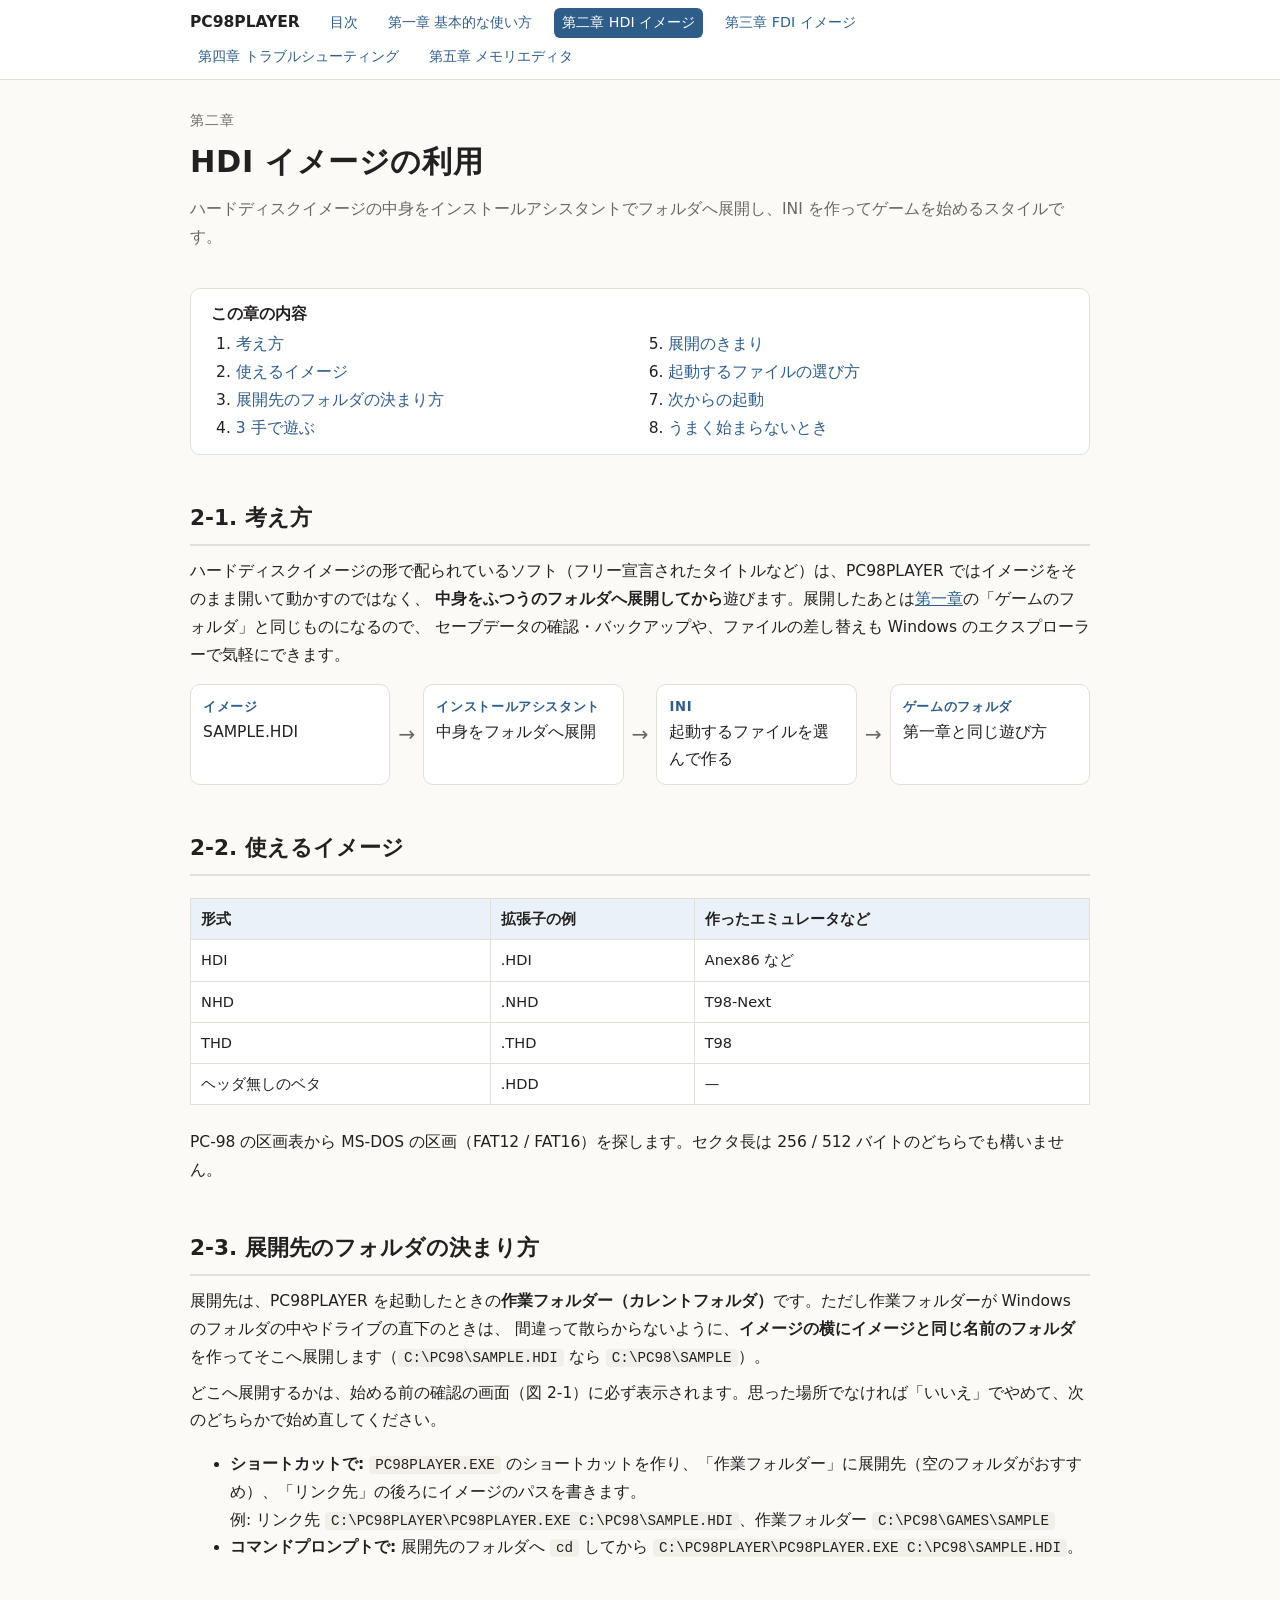
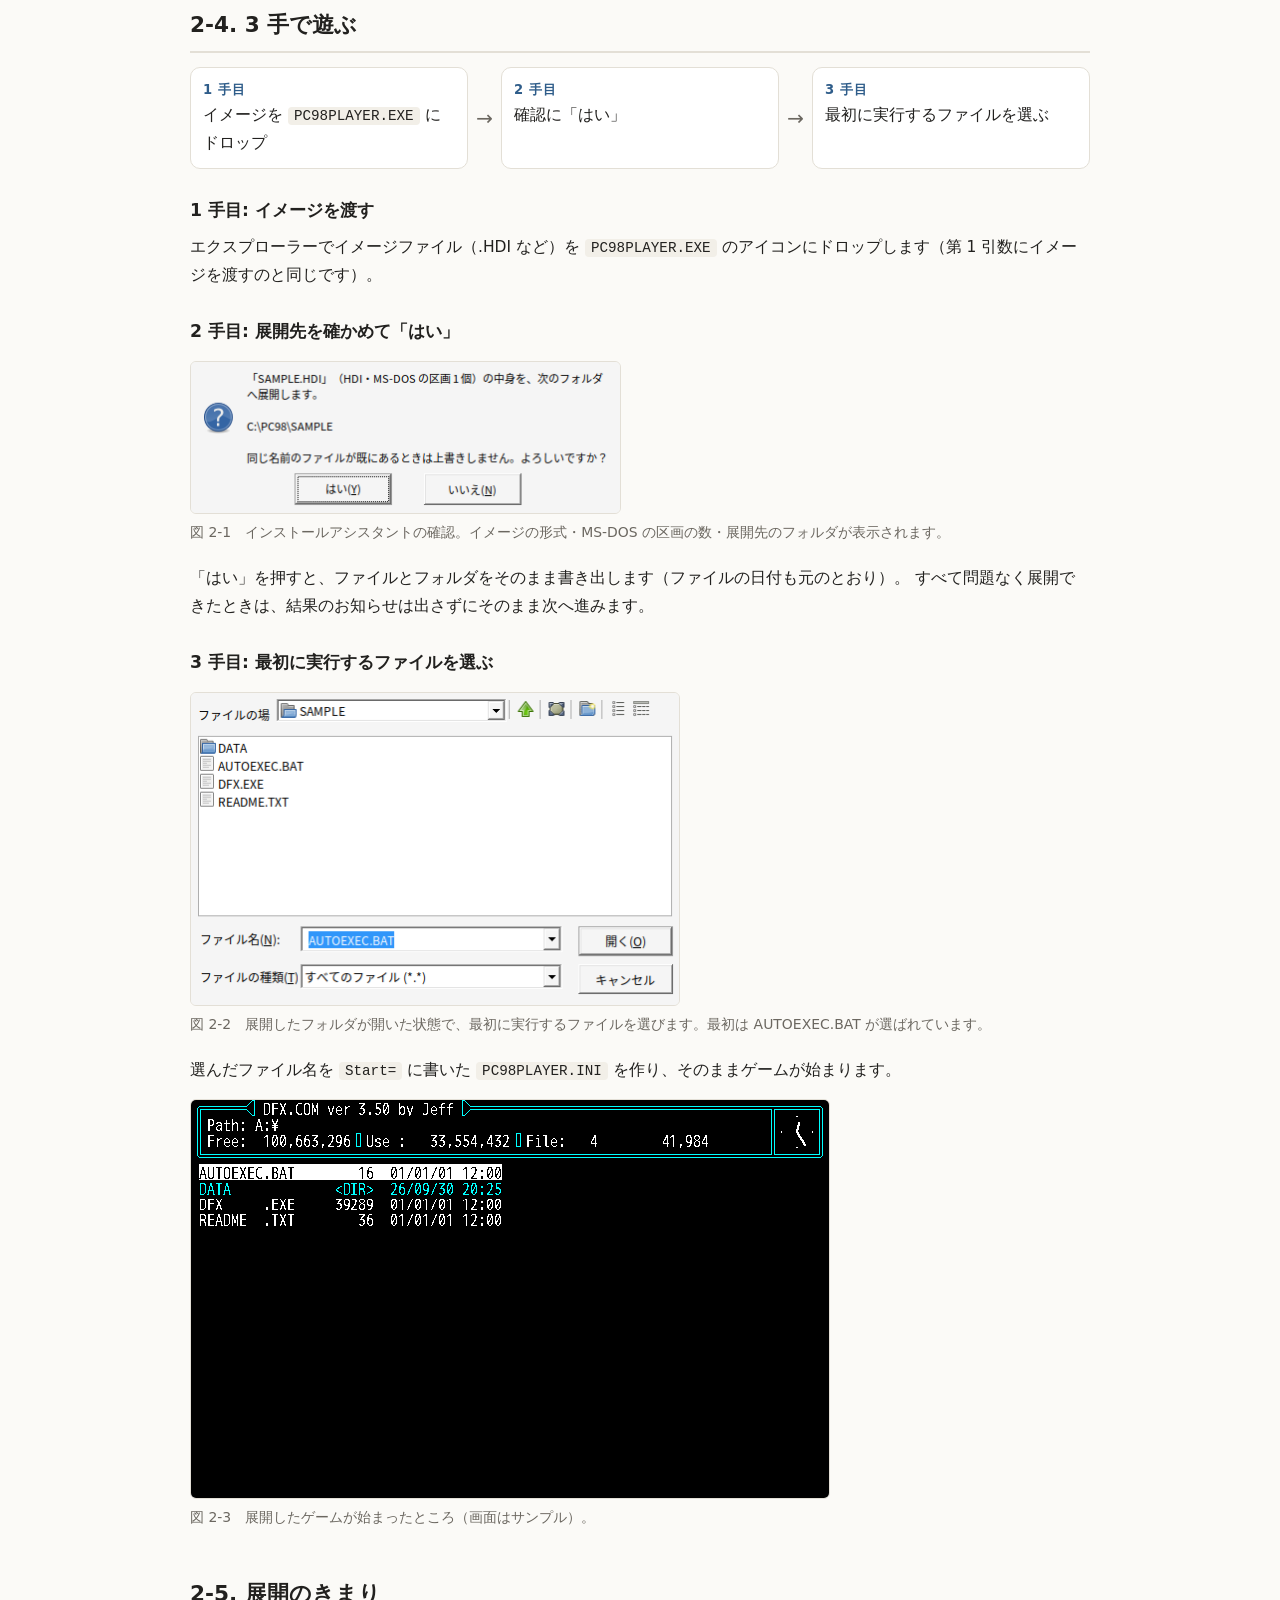
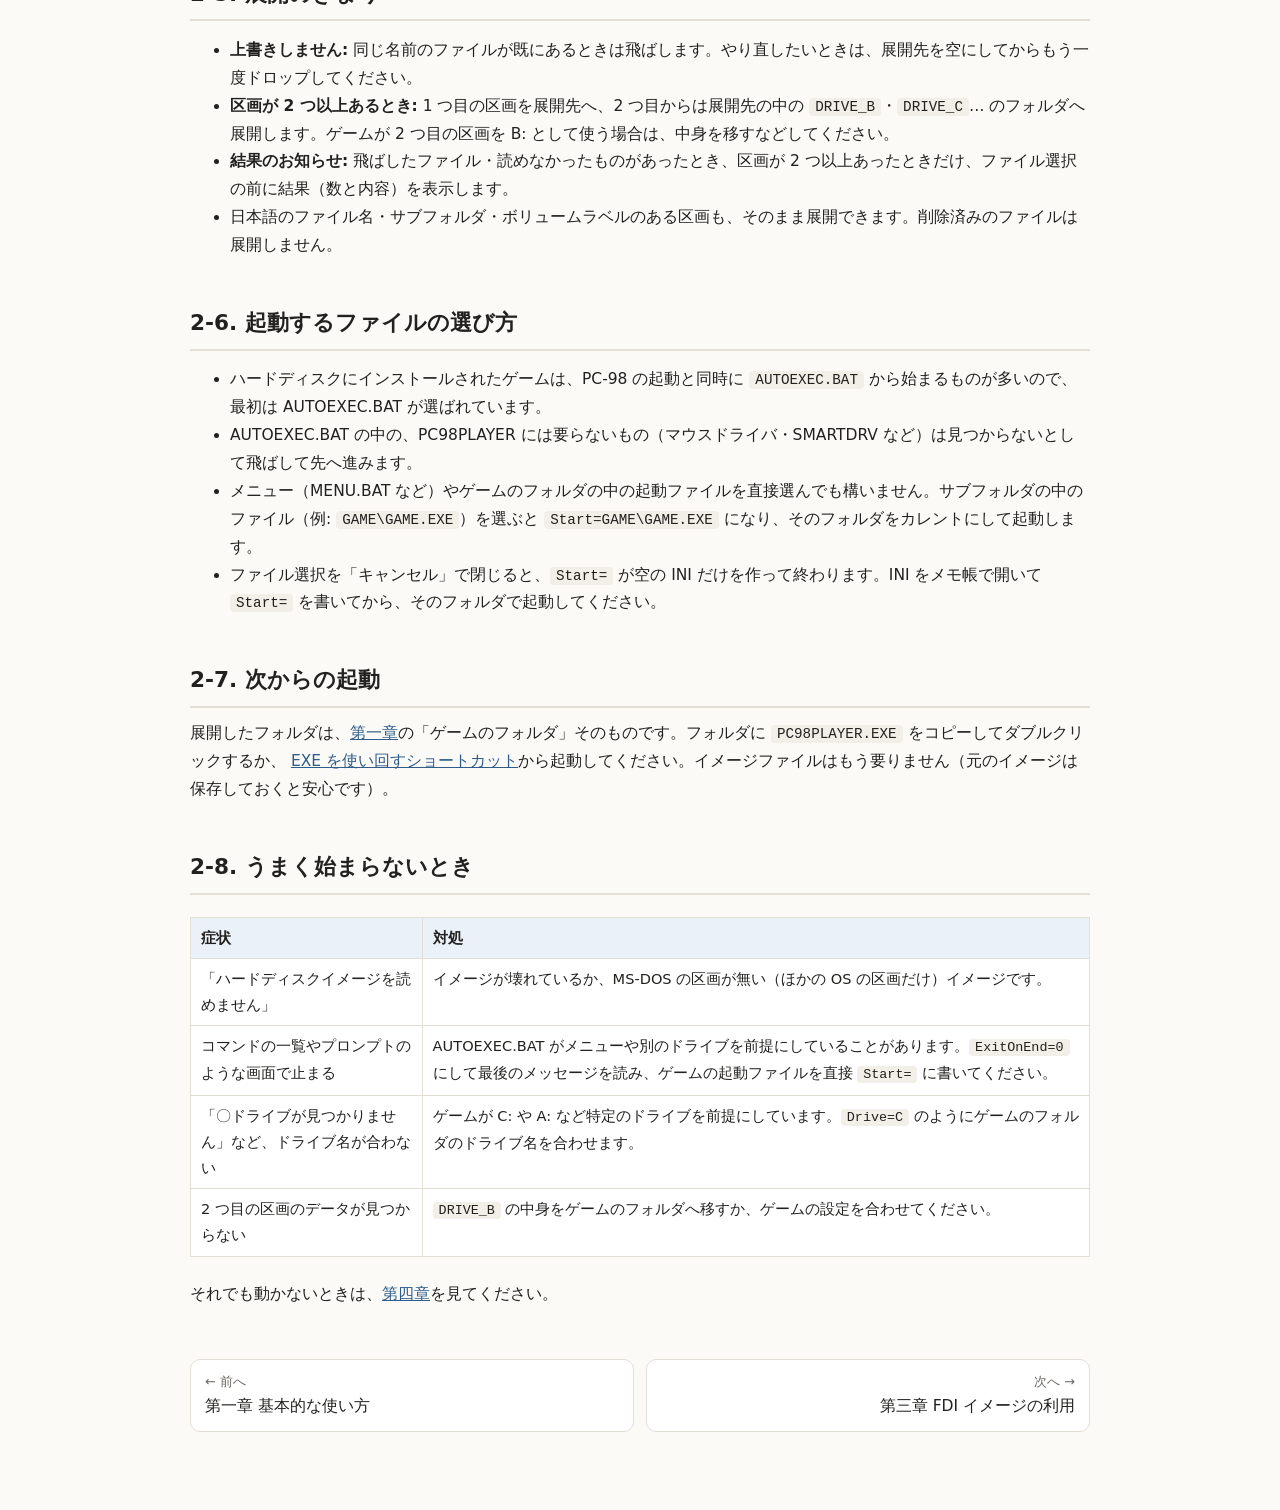
<file: manual/ch2.html>
<!DOCTYPE html>
<html lang="ja">
<head>
<meta charset="utf-8">
<meta name="viewport" content="width=device-width, initial-scale=1">
<title>第二章 HDI イメージの利用 - PC98PLAYER 取扱説明書</title>
<link rel="stylesheet" href="style.css">
</head>
<body>
<div class="topbar"><div class="in">
  <a class="brand" href="index.html">PC98PLAYER</a>
  <a class="ch" href="index.html">目次</a>
  <a class="ch" href="ch1.html">第一章 基本的な使い方</a>
  <a class="ch cur" href="ch2.html">第二章 HDI イメージ</a>
  <a class="ch" href="ch3.html">第三章 FDI イメージ</a>
  <a class="ch" href="ch4.html">第四章 トラブルシューティング</a>
  <a class="ch" href="ch5.html">第五章 メモリエディタ</a>
</div></div>

<div class="wrap">
<header class="page">
  <div class="kicker">第二章</div>
  <h1>HDI イメージの利用</h1>
  <p class="lead">ハードディスクイメージの中身をインストールアシスタントでフォルダへ展開し、INI を作ってゲームを始めるスタイルです。</p>
</header>

<nav class="toc">
  <strong>この章の内容</strong>
  <ol>
    <li><a href="#idea">考え方</a></li>
    <li><a href="#formats">使えるイメージ</a></li>
    <li><a href="#where">展開先のフォルダの決まり方</a></li>
    <li><a href="#steps">3 手で遊ぶ</a></li>
    <li><a href="#rules">展開のきまり</a></li>
    <li><a href="#choose">起動するファイルの選び方</a></li>
    <li><a href="#after">次からの起動</a></li>
    <li><a href="#trouble">うまく始まらないとき</a></li>
  </ol>
</nav>

<h2 id="idea">2-1. 考え方</h2>
<p>ハードディスクイメージの形で配られているソフト（フリー宣言されたタイトルなど）は、PC98PLAYER ではイメージをそのまま開いて動かすのではなく、
<strong>中身をふつうのフォルダへ展開してから</strong>遊びます。展開したあとは<a href="ch1.html">第一章</a>の「ゲームのフォルダ」と同じものになるので、
セーブデータの確認・バックアップや、ファイルの差し替えも Windows のエクスプローラーで気軽にできます。</p>
<div class="flow">
  <div class="step"><b>イメージ</b>SAMPLE.HDI</div>
  <div class="arrow">→</div>
  <div class="step"><b>インストールアシスタント</b>中身をフォルダへ展開</div>
  <div class="arrow">→</div>
  <div class="step"><b>INI</b>起動するファイルを選んで作る</div>
  <div class="arrow">→</div>
  <div class="step"><b>ゲームのフォルダ</b>第一章と同じ遊び方</div>
</div>

<h2 id="formats">2-2. 使えるイメージ</h2>
<div class="tablewrap">
<table>
  <tr><th>形式</th><th>拡張子の例</th><th>作ったエミュレータなど</th></tr>
  <tr><td>HDI</td><td>.HDI</td><td>Anex86 など</td></tr>
  <tr><td>NHD</td><td>.NHD</td><td>T98-Next</td></tr>
  <tr><td>THD</td><td>.THD</td><td>T98</td></tr>
  <tr><td>ヘッダ無しのベタ</td><td>.HDD</td><td>—</td></tr>
</table>
</div>
<p>PC-98 の区画表から MS-DOS の区画（FAT12 / FAT16）を探します。セクタ長は 256 / 512 バイトのどちらでも構いません。</p>

<h2 id="where">2-3. 展開先のフォルダの決まり方</h2>
<p>展開先は、PC98PLAYER を起動したときの<strong>作業フォルダー（カレントフォルダ）</strong>です。ただし作業フォルダーが Windows のフォルダの中やドライブの直下のときは、
間違って散らからないように、<strong>イメージの横にイメージと同じ名前のフォルダ</strong>を作ってそこへ展開します（<code>C:\PC98\SAMPLE.HDI</code> なら <code>C:\PC98\SAMPLE</code>）。</p>
<p>どこへ展開するかは、始める前の確認の画面（図 2-1）に必ず表示されます。思った場所でなければ「いいえ」でやめて、次のどちらかで始め直してください。</p>
<ul>
  <li><strong>ショートカットで:</strong> <code>PC98PLAYER.EXE</code> のショートカットを作り、「作業フォルダー」に展開先（空のフォルダがおすすめ）、「リンク先」の後ろにイメージのパスを書きます。<br>
    例: リンク先 <code>C:\PC98PLAYER\PC98PLAYER.EXE C:\PC98\SAMPLE.HDI</code>、作業フォルダー <code>C:\PC98\GAMES\SAMPLE</code></li>
  <li><strong>コマンドプロンプトで:</strong> 展開先のフォルダへ <code>cd</code> してから <code>C:\PC98PLAYER\PC98PLAYER.EXE C:\PC98\SAMPLE.HDI</code>。</li>
</ul>

<h2 id="steps">2-4. 3 手で遊ぶ</h2>
<div class="flow">
  <div class="step"><b>1 手目</b>イメージを <code>PC98PLAYER.EXE</code> にドロップ</div>
  <div class="arrow">→</div>
  <div class="step"><b>2 手目</b>確認に「はい」</div>
  <div class="arrow">→</div>
  <div class="step"><b>3 手目</b>最初に実行するファイルを選ぶ</div>
</div>

<h3>1 手目: イメージを渡す</h3>
<p>エクスプローラーでイメージファイル（.HDI など）を <code>PC98PLAYER.EXE</code> のアイコンにドロップします（第 1 引数にイメージを渡すのと同じです）。</p>

<h3>2 手目: 展開先を確かめて「はい」</h3>
<figure>
  <img src="images/ch2_confirm.png" alt="展開の確認の画面" width="431" height="152">
  <figcaption>図 2-1　インストールアシスタントの確認。イメージの形式・MS-DOS の区画の数・展開先のフォルダが表示されます。</figcaption>
</figure>
<p>「はい」を押すと、ファイルとフォルダをそのまま書き出します（ファイルの日付も元のとおり）。
すべて問題なく展開できたときは、結果のお知らせは出さずにそのまま次へ進みます。</p>

<h3>3 手目: 最初に実行するファイルを選ぶ</h3>
<figure>
  <img src="images/ch2_select_start.png" alt="最初に実行するファイルの選択" width="490" height="313">
  <figcaption>図 2-2　展開したフォルダが開いた状態で、最初に実行するファイルを選びます。最初は AUTOEXEC.BAT が選ばれています。</figcaption>
</figure>
<p>選んだファイル名を <code>Start=</code> に書いた <code>PC98PLAYER.INI</code> を作り、そのままゲームが始まります。</p>
<figure>
  <img class="pixel" src="images/ch2_running.png" alt="展開したゲームが動いている画面" width="640" height="400">
  <figcaption>図 2-3　展開したゲームが始まったところ（画面はサンプル）。</figcaption>
</figure>

<h2 id="rules">2-5. 展開のきまり</h2>
<ul>
  <li><strong>上書きしません:</strong> 同じ名前のファイルが既にあるときは飛ばします。やり直したいときは、展開先を空にしてからもう一度ドロップしてください。</li>
  <li><strong>区画が 2 つ以上あるとき:</strong> 1 つ目の区画を展開先へ、2 つ目からは展開先の中の <code>DRIVE_B</code>・<code>DRIVE_C</code>… のフォルダへ展開します。ゲームが 2 つ目の区画を B: として使う場合は、中身を移すなどしてください。</li>
  <li><strong>結果のお知らせ:</strong> 飛ばしたファイル・読めなかったものがあったとき、区画が 2 つ以上あったときだけ、ファイル選択の前に結果（数と内容）を表示します。</li>
  <li>日本語のファイル名・サブフォルダ・ボリュームラベルのある区画も、そのまま展開できます。削除済みのファイルは展開しません。</li>
</ul>

<h2 id="choose">2-6. 起動するファイルの選び方</h2>
<ul>
  <li>ハードディスクにインストールされたゲームは、PC-98 の起動と同時に <code>AUTOEXEC.BAT</code> から始まるものが多いので、最初は AUTOEXEC.BAT が選ばれています。</li>
  <li>AUTOEXEC.BAT の中の、PC98PLAYER には要らないもの（マウスドライバ・SMARTDRV など）は見つからないとして飛ばして先へ進みます。</li>
  <li>メニュー（MENU.BAT など）やゲームのフォルダの中の起動ファイルを直接選んでも構いません。サブフォルダの中のファイル（例: <code>GAME\GAME.EXE</code>）を選ぶと <code>Start=GAME\GAME.EXE</code> になり、そのフォルダをカレントにして起動します。</li>
  <li>ファイル選択を「キャンセル」で閉じると、<code>Start=</code> が空の INI だけを作って終わります。INI をメモ帳で開いて <code>Start=</code> を書いてから、そのフォルダで起動してください。</li>
</ul>

<h2 id="after">2-7. 次からの起動</h2>
<p>展開したフォルダは、<a href="ch1.html">第一章</a>の「ゲームのフォルダ」そのものです。フォルダに <code>PC98PLAYER.EXE</code> をコピーしてダブルクリックするか、
<a href="ch1.html#shared">EXE を使い回すショートカット</a>から起動してください。イメージファイルはもう要りません（元のイメージは保存しておくと安心です）。</p>

<h2 id="trouble">2-8. うまく始まらないとき</h2>
<div class="tablewrap">
<table>
  <tr><th>症状</th><th>対処</th></tr>
  <tr><td>「ハードディスクイメージを読めません」</td><td>イメージが壊れているか、MS-DOS の区画が無い（ほかの OS の区画だけ）イメージです。</td></tr>
  <tr><td>コマンドの一覧やプロンプトのような画面で止まる</td><td>AUTOEXEC.BAT がメニューや別のドライブを前提にしていることがあります。<code>ExitOnEnd=0</code> にして最後のメッセージを読み、ゲームの起動ファイルを直接 <code>Start=</code> に書いてください。</td></tr>
  <tr><td>「〇ドライブが見つかりません」など、ドライブ名が合わない</td><td>ゲームが C: や A: など特定のドライブを前提にしています。<code>Drive=C</code> のようにゲームのフォルダのドライブ名を合わせます。</td></tr>
  <tr><td>2 つ目の区画のデータが見つからない</td><td><code>DRIVE_B</code> の中身をゲームのフォルダへ移すか、ゲームの設定を合わせてください。</td></tr>
</table>
</div>
<p>それでも動かないときは、<a href="ch4.html">第四章</a>を見てください。</p>

<div class="pager">
  <a class="prev" href="ch1.html"><small>← 前へ</small>第一章 基本的な使い方</a>
  <a class="next" href="ch3.html"><small>次へ →</small>第三章 FDI イメージの利用</a>
</div>
</div>
</body>
</html>
</file>
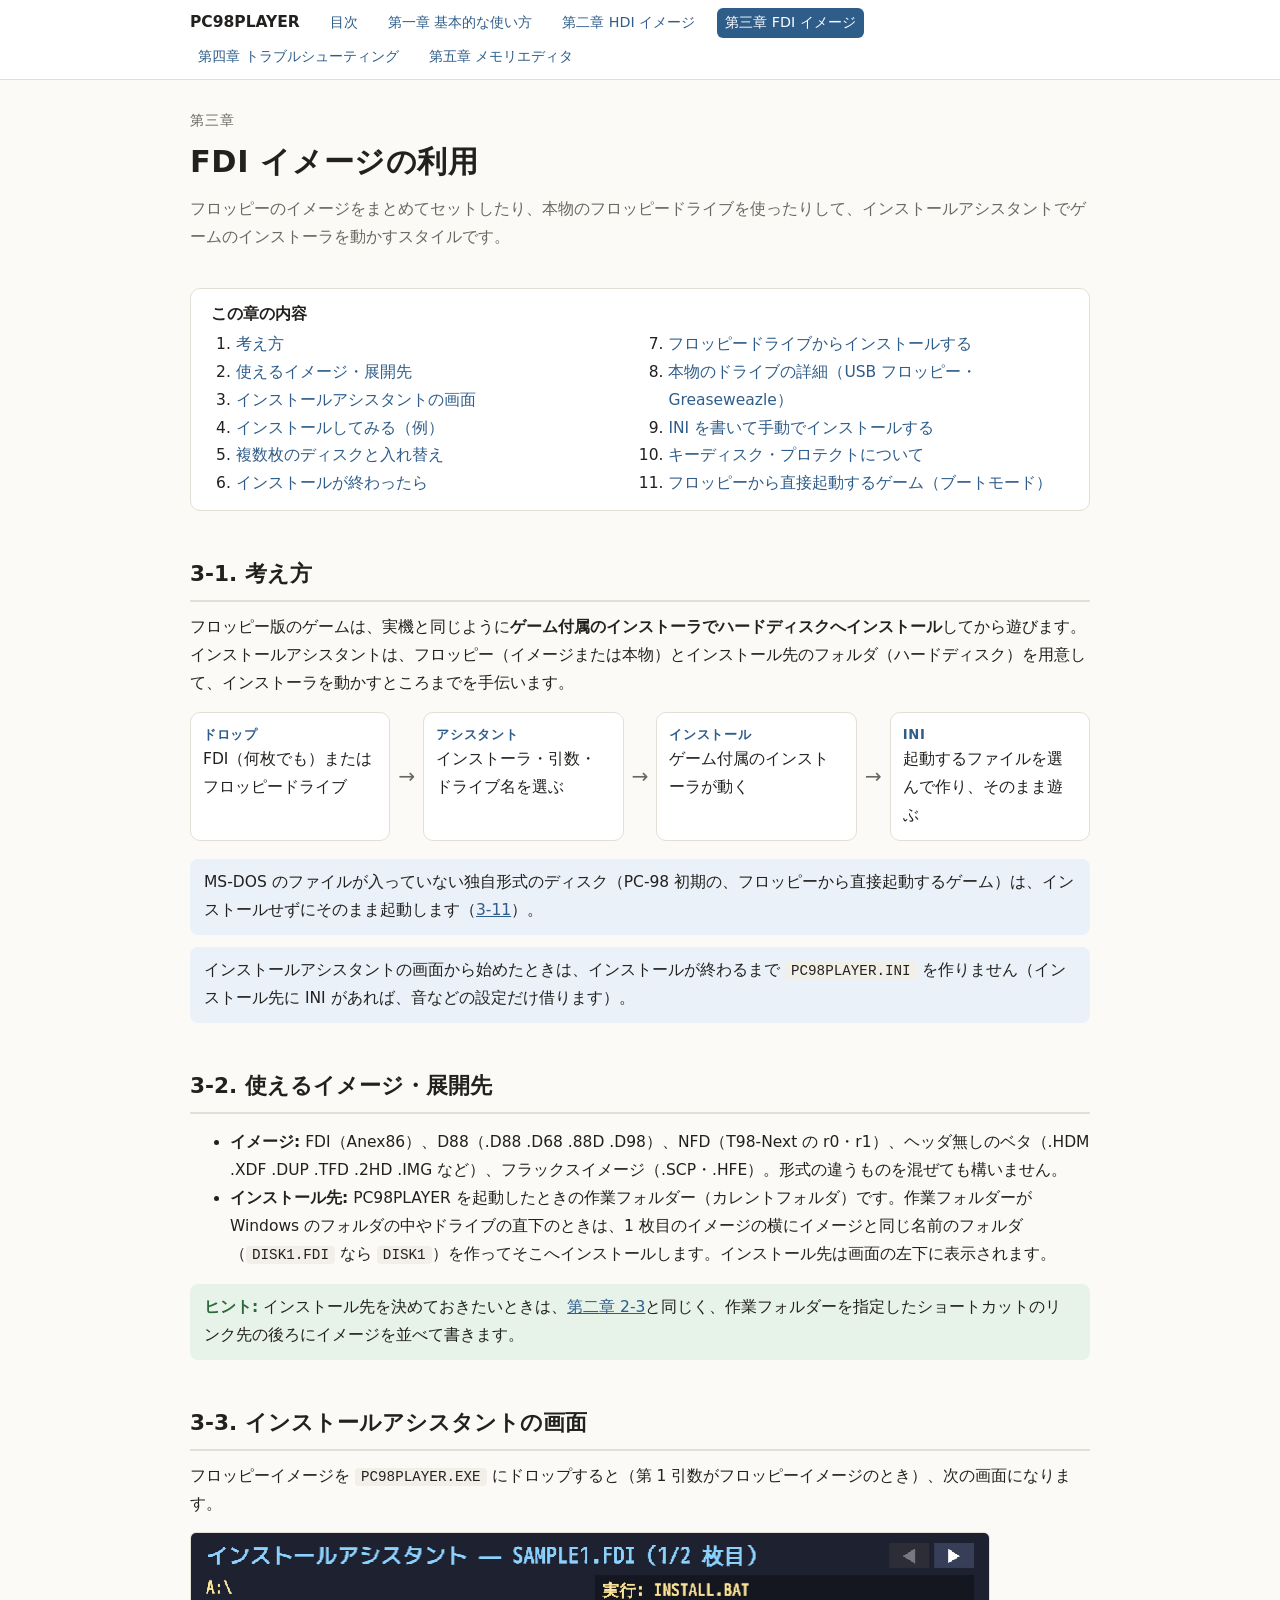
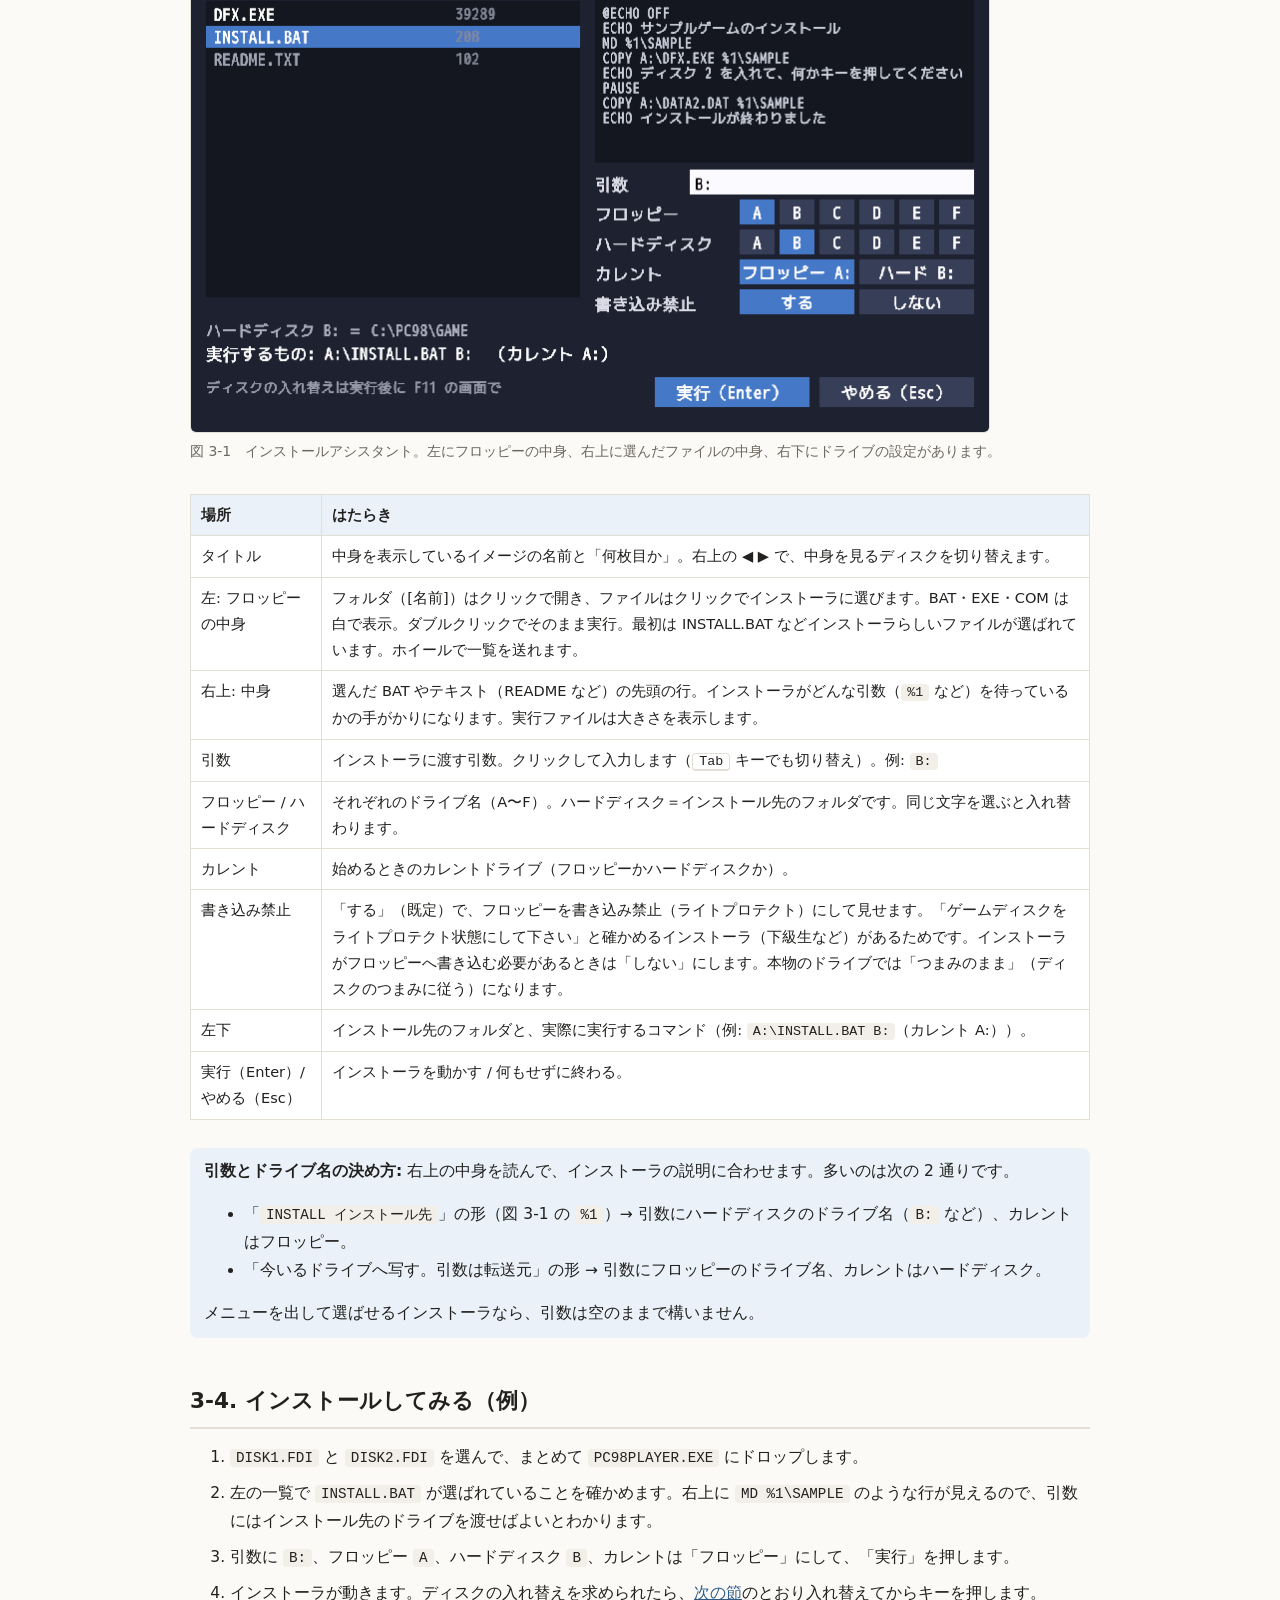
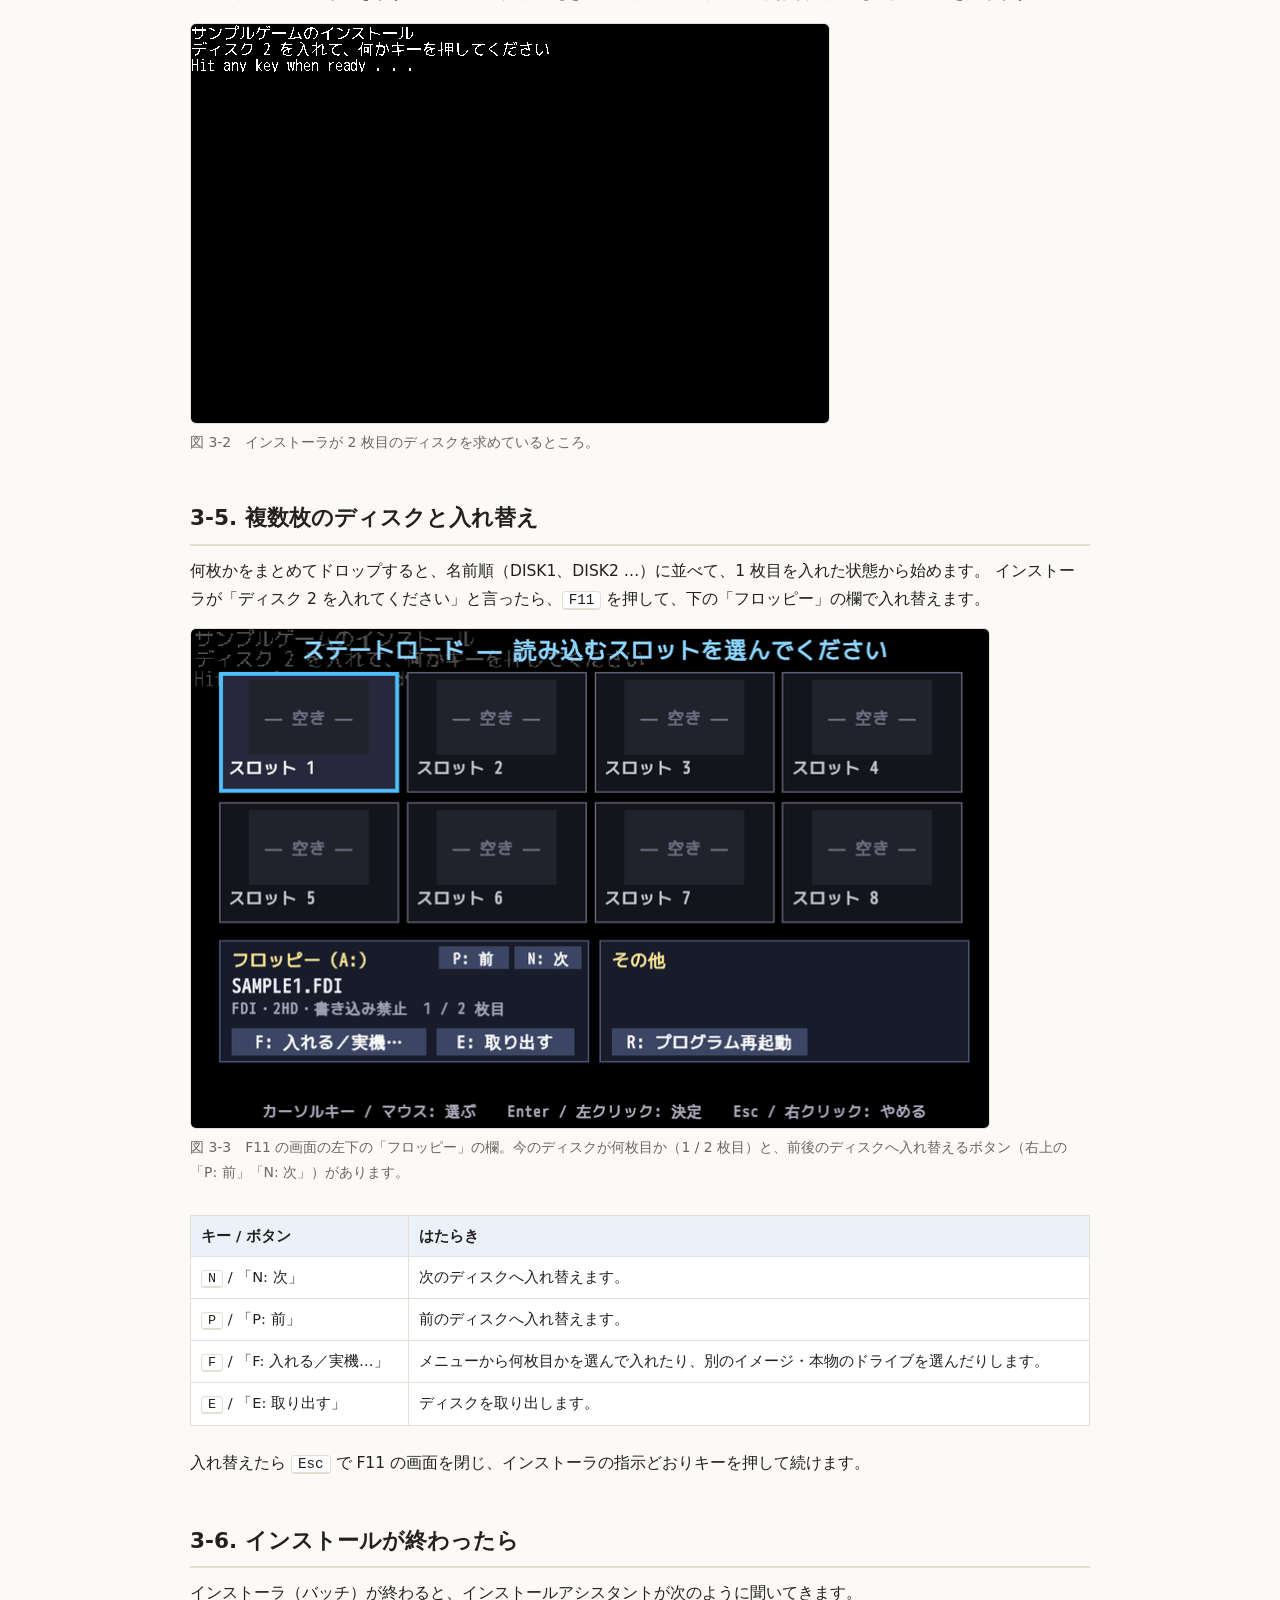
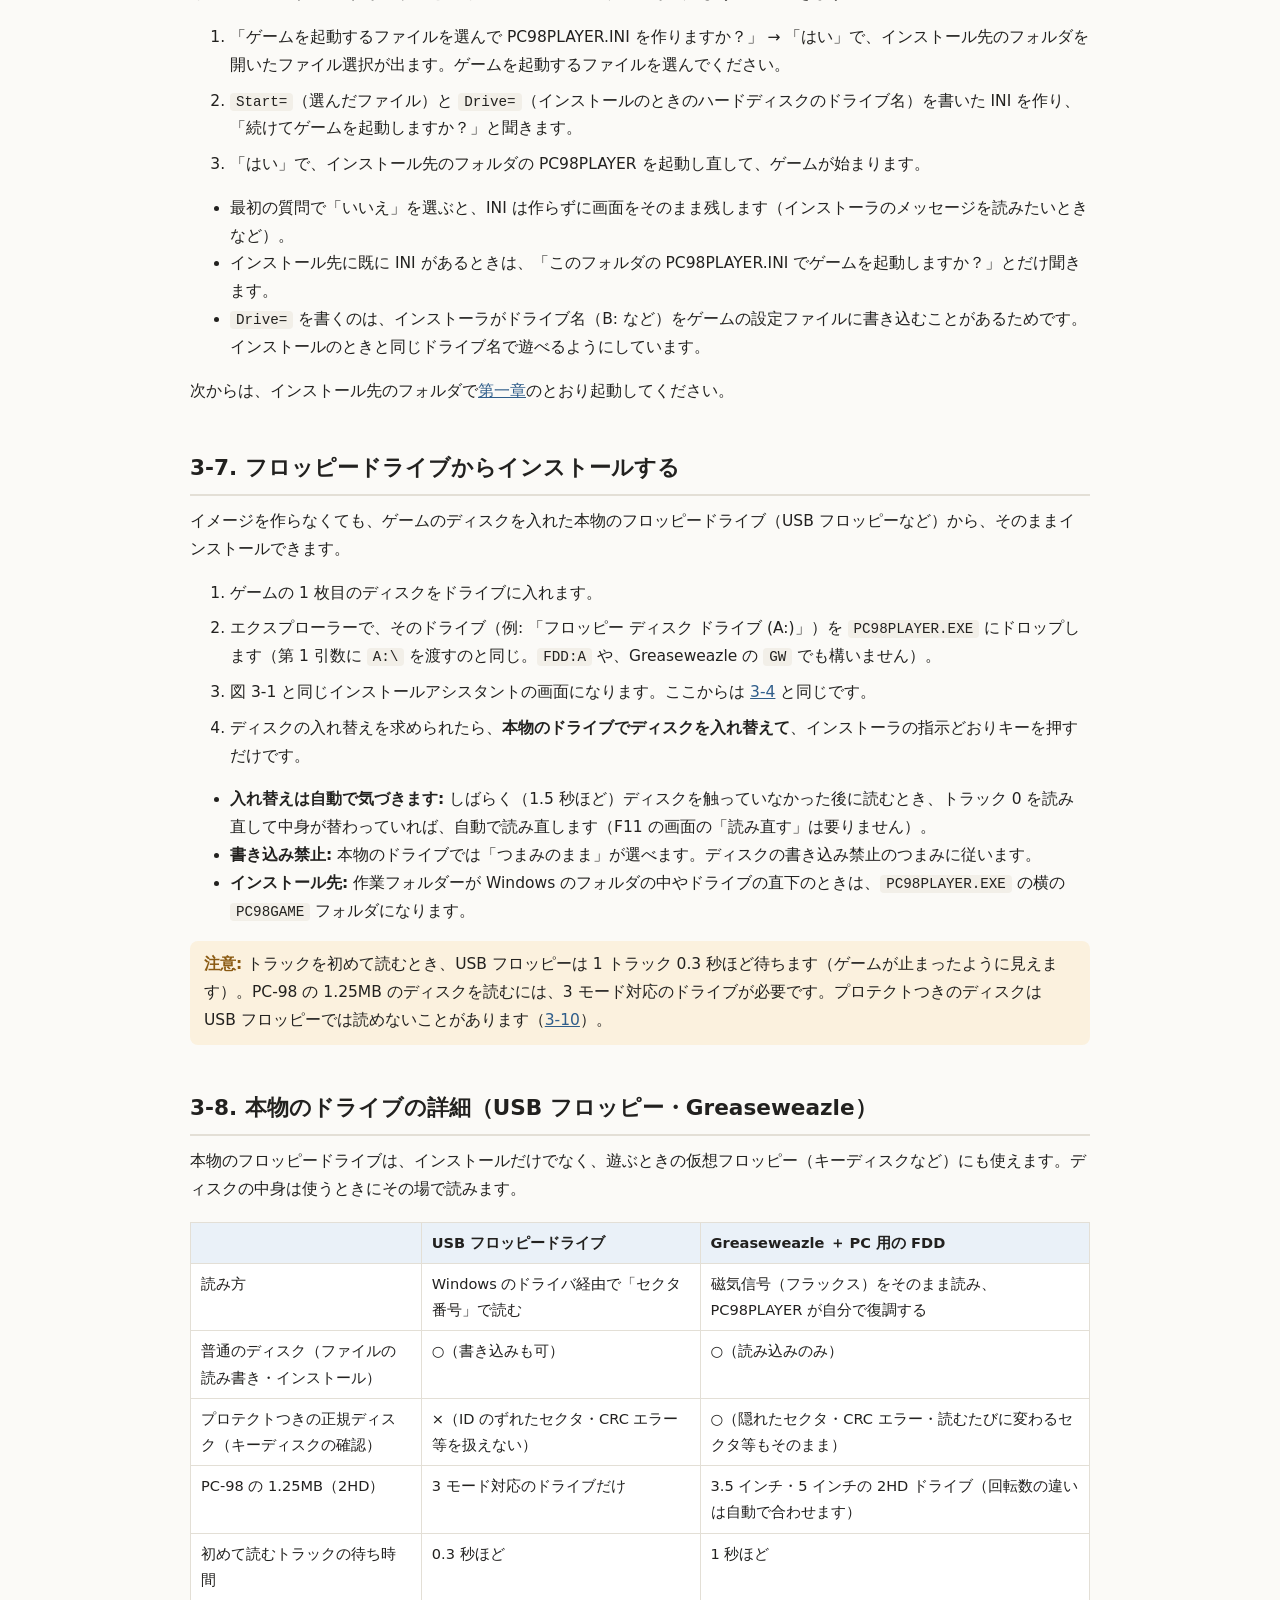
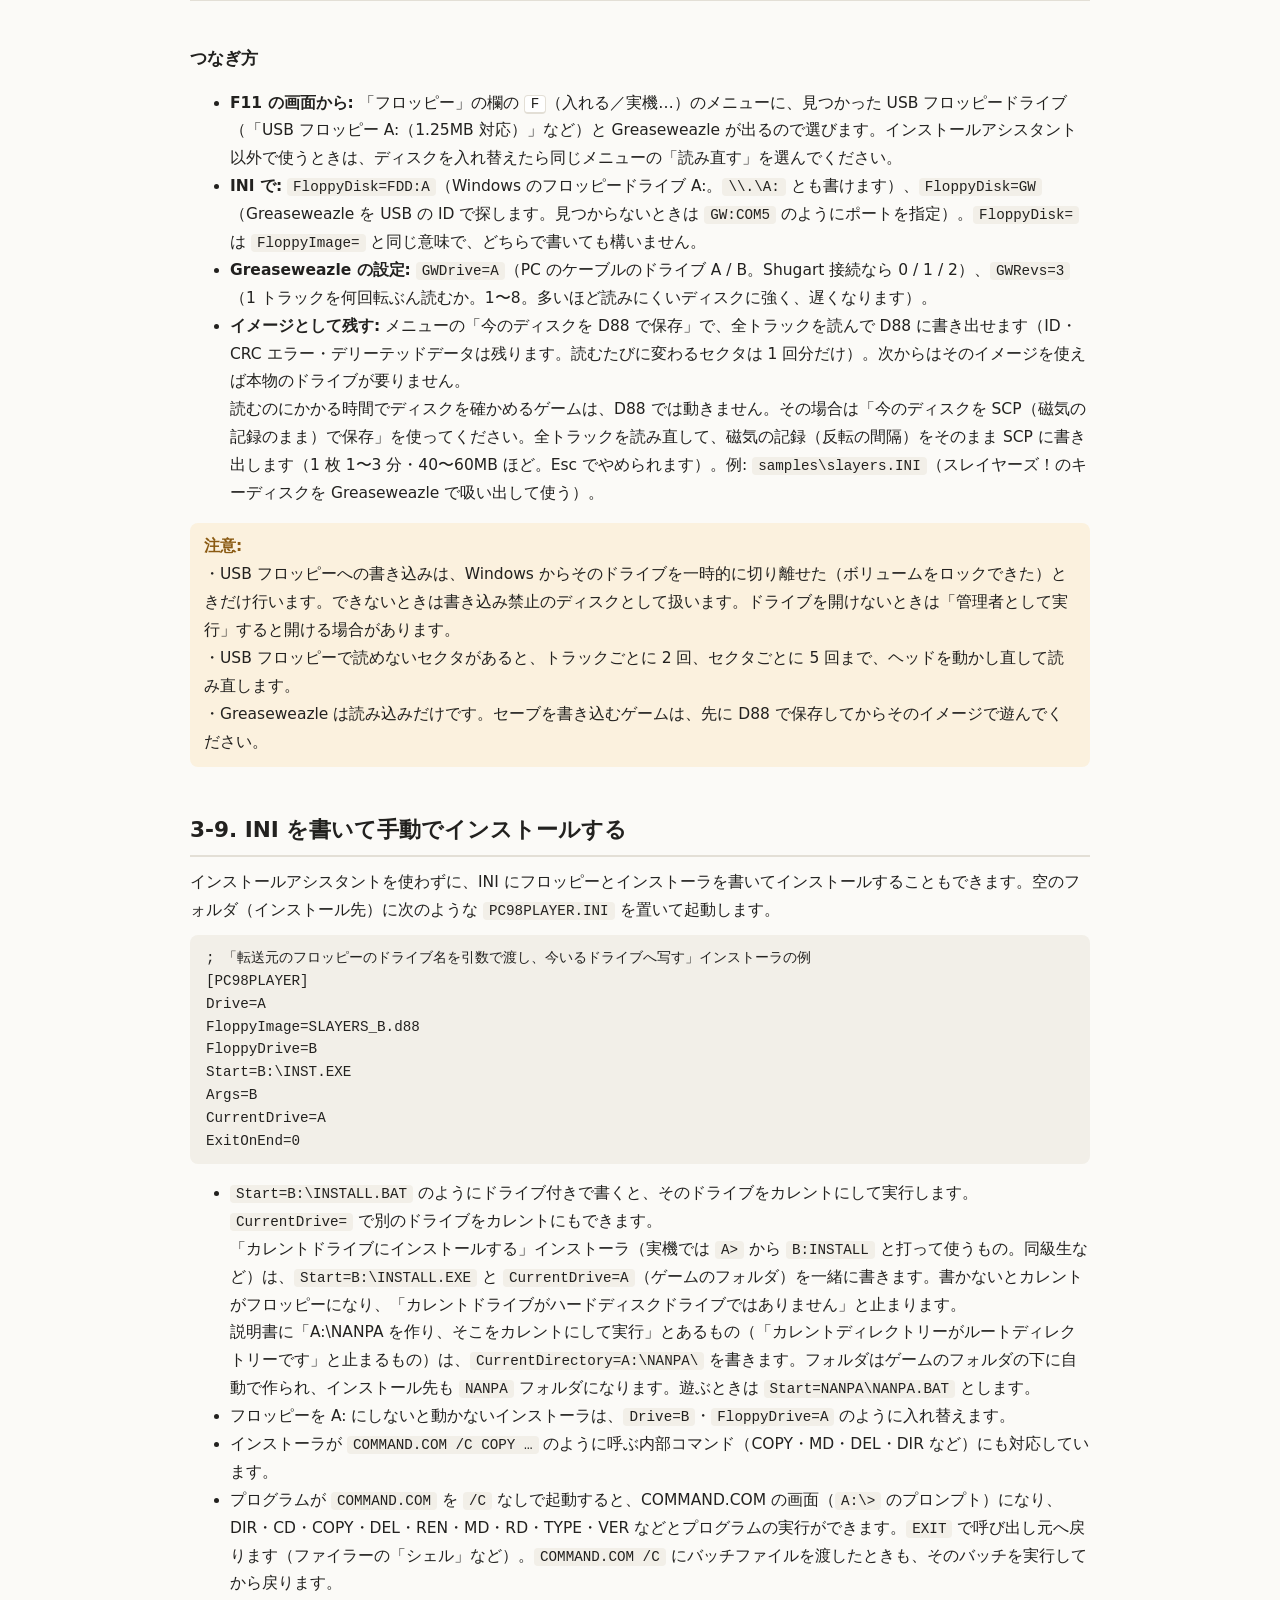
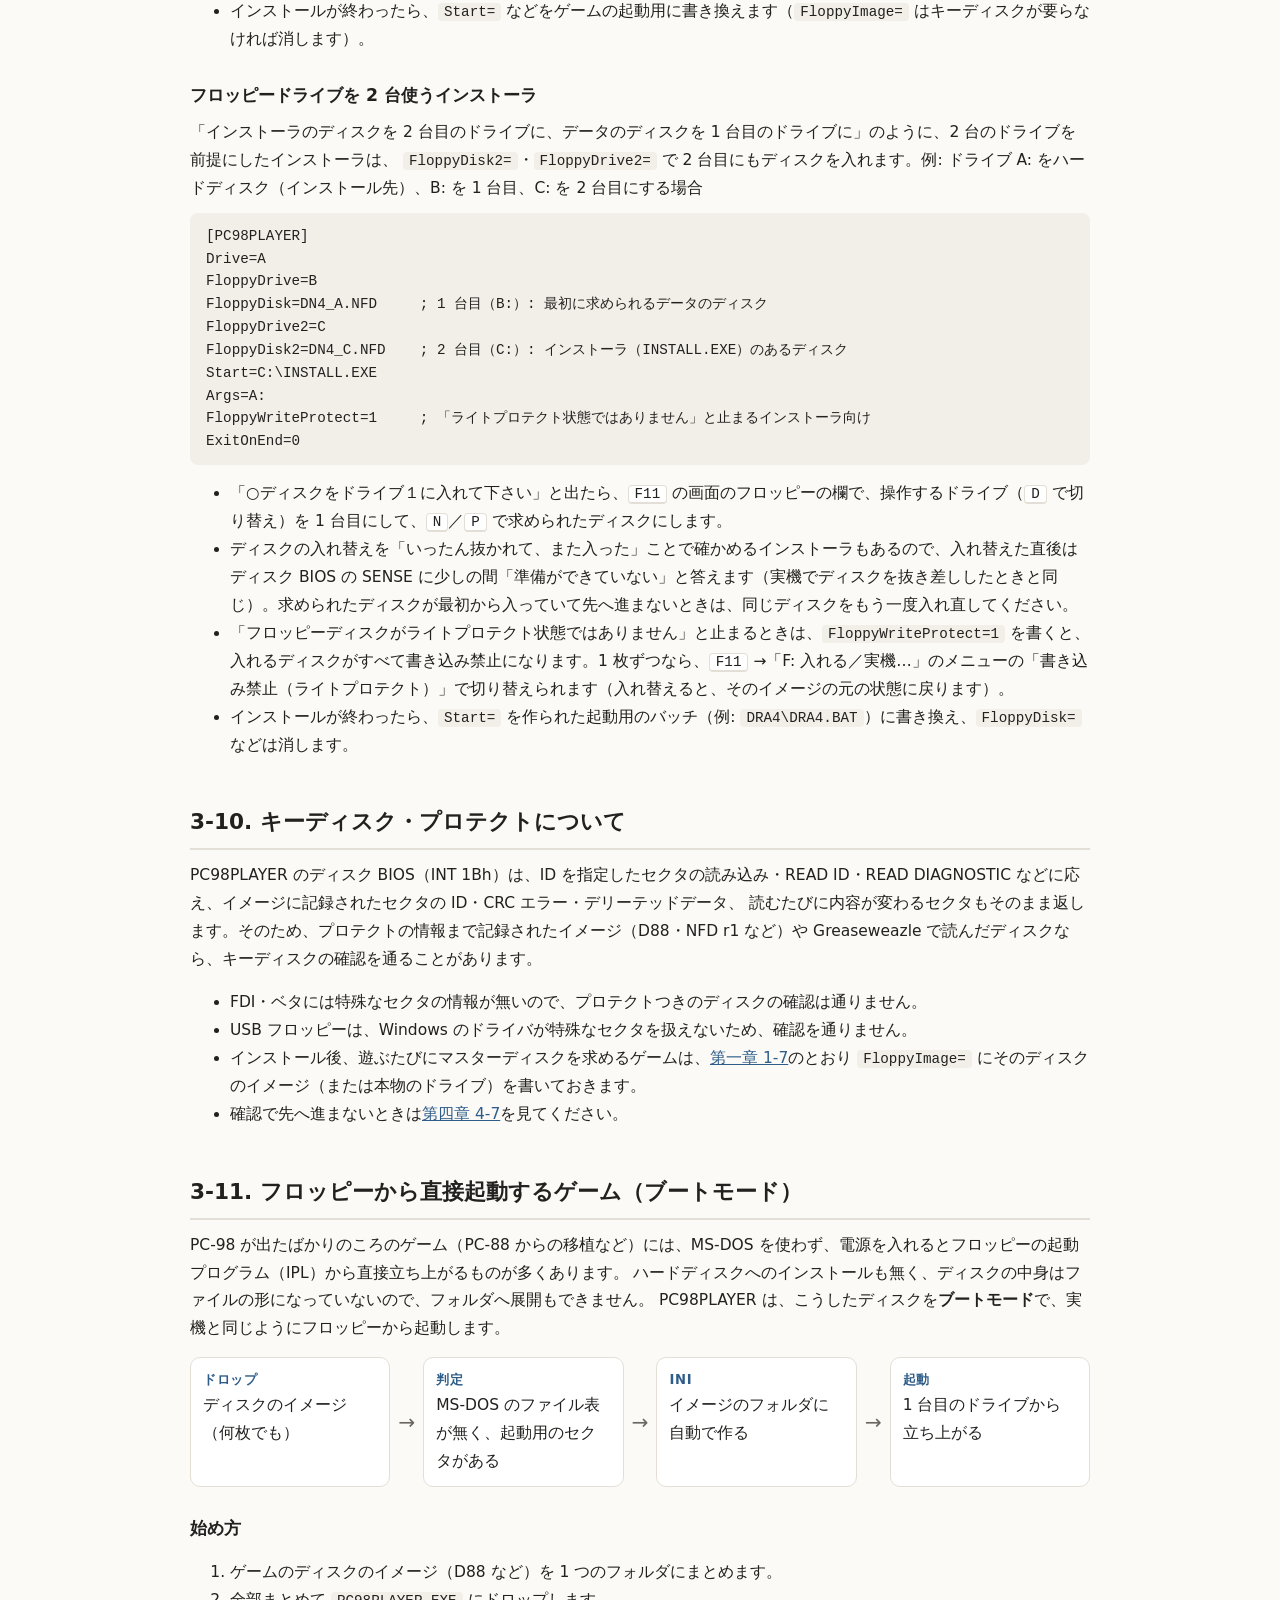
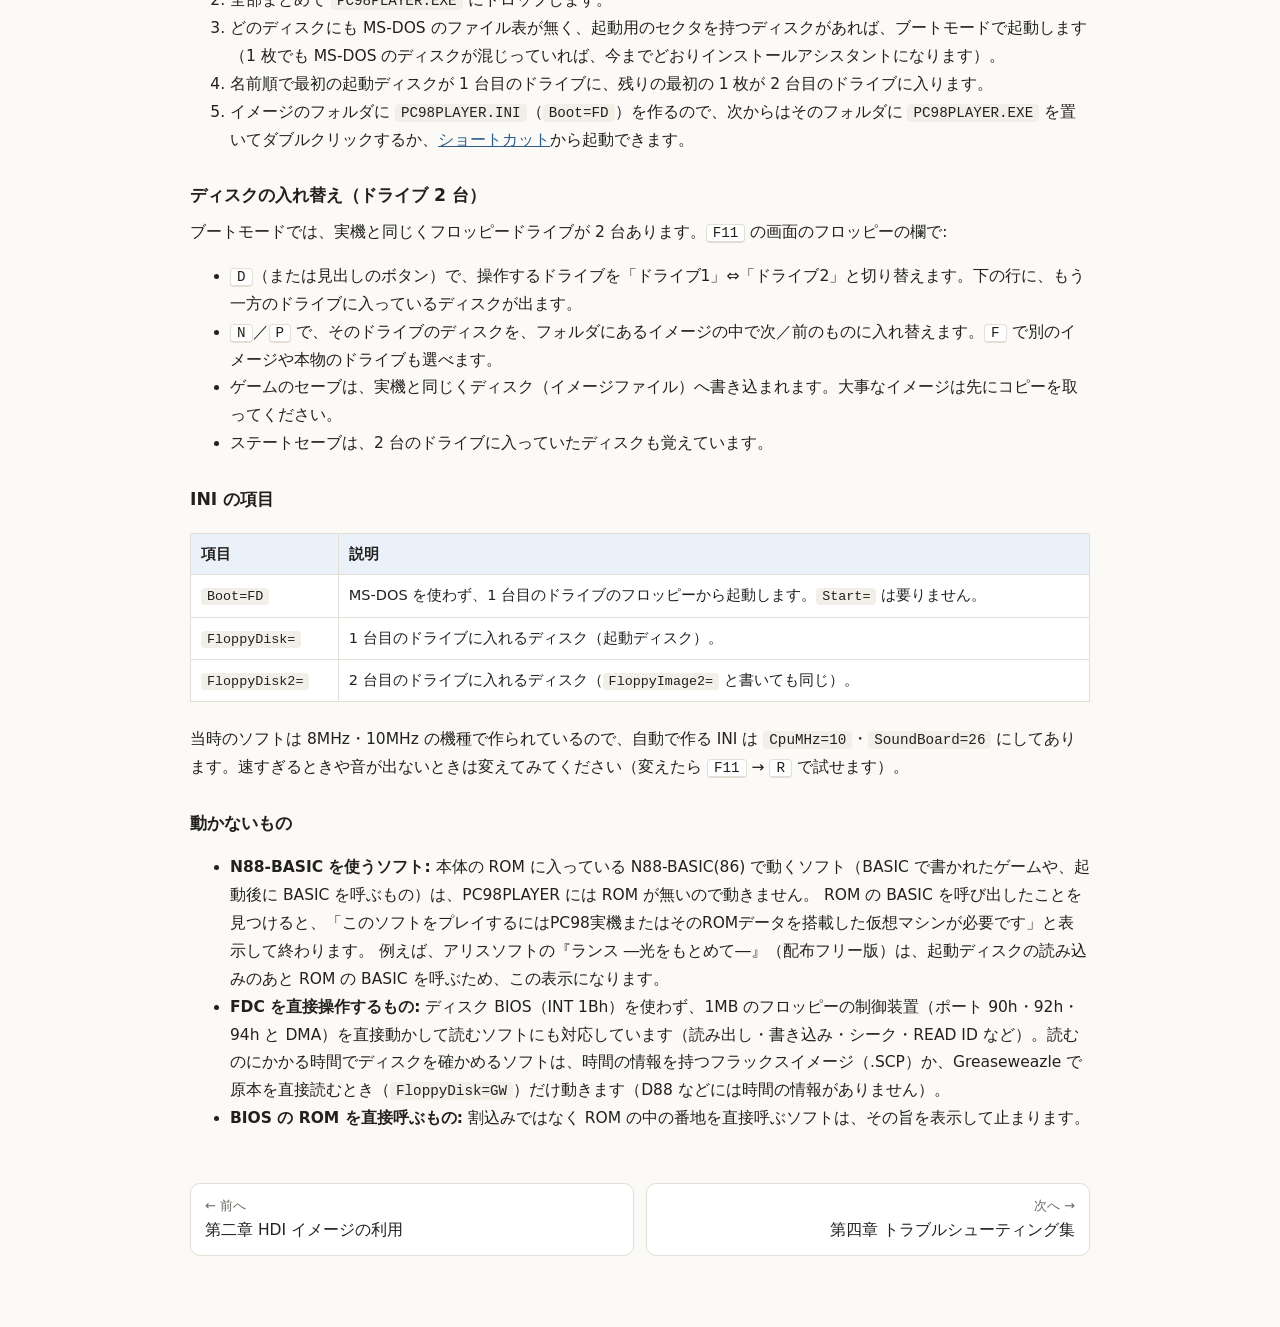
<file: manual/ch3.html>
<!DOCTYPE html>
<html lang="ja">
<head>
<meta charset="utf-8">
<meta name="viewport" content="width=device-width, initial-scale=1">
<title>第三章 FDI イメージの利用 - PC98PLAYER 取扱説明書</title>
<link rel="stylesheet" href="style.css">
</head>
<body>
<div class="topbar"><div class="in">
  <a class="brand" href="index.html">PC98PLAYER</a>
  <a class="ch" href="index.html">目次</a>
  <a class="ch" href="ch1.html">第一章 基本的な使い方</a>
  <a class="ch" href="ch2.html">第二章 HDI イメージ</a>
  <a class="ch cur" href="ch3.html">第三章 FDI イメージ</a>
  <a class="ch" href="ch4.html">第四章 トラブルシューティング</a>
  <a class="ch" href="ch5.html">第五章 メモリエディタ</a>
</div></div>

<div class="wrap">
<header class="page">
  <div class="kicker">第三章</div>
  <h1>FDI イメージの利用</h1>
  <p class="lead">フロッピーのイメージをまとめてセットしたり、本物のフロッピードライブを使ったりして、インストールアシスタントでゲームのインストーラを動かすスタイルです。</p>
</header>

<nav class="toc">
  <strong>この章の内容</strong>
  <ol>
    <li><a href="#idea">考え方</a></li>
    <li><a href="#formats">使えるイメージ・展開先</a></li>
    <li><a href="#assistant">インストールアシスタントの画面</a></li>
    <li><a href="#example">インストールしてみる（例）</a></li>
    <li><a href="#swap">複数枚のディスクと入れ替え</a></li>
    <li><a href="#finish">インストールが終わったら</a></li>
    <li><a href="#realdrive">フロッピードライブからインストールする</a></li>
    <li><a href="#drives">本物のドライブの詳細（USB フロッピー・Greaseweazle）</a></li>
    <li><a href="#manual">INI を書いて手動でインストールする</a></li>
    <li><a href="#keydisk">キーディスク・プロテクトについて</a></li>
    <li><a href="#boot">フロッピーから直接起動するゲーム（ブートモード）</a></li>
  </ol>
</nav>

<h2 id="idea">3-1. 考え方</h2>
<p>フロッピー版のゲームは、実機と同じように<strong>ゲーム付属のインストーラでハードディスクへインストール</strong>してから遊びます。
インストールアシスタントは、フロッピー（イメージまたは本物）とインストール先のフォルダ（ハードディスク）を用意して、インストーラを動かすところまでを手伝います。</p>
<div class="flow">
  <div class="step"><b>ドロップ</b>FDI（何枚でも）またはフロッピードライブ</div>
  <div class="arrow">→</div>
  <div class="step"><b>アシスタント</b>インストーラ・引数・ドライブ名を選ぶ</div>
  <div class="arrow">→</div>
  <div class="step"><b>インストール</b>ゲーム付属のインストーラが動く</div>
  <div class="arrow">→</div>
  <div class="step"><b>INI</b>起動するファイルを選んで作り、そのまま遊ぶ</div>
</div>
<div class="note">MS-DOS のファイルが入っていない独自形式のディスク（PC-98 初期の、フロッピーから直接起動するゲーム）は、インストールせずにそのまま起動します（<a href="#boot">3-11</a>）。</div>
<div class="note">インストールアシスタントの画面から始めたときは、インストールが終わるまで <code>PC98PLAYER.INI</code> を作りません（インストール先に INI があれば、音などの設定だけ借ります）。</div>

<h2 id="formats">3-2. 使えるイメージ・展開先</h2>
<ul>
  <li><strong>イメージ:</strong> FDI（Anex86）、D88（.D88 .D68 .88D .D98）、NFD（T98-Next の r0・r1）、ヘッダ無しのベタ（.HDM .XDF .DUP .TFD .2HD .IMG など）、フラックスイメージ（.SCP・.HFE）。形式の違うものを混ぜても構いません。</li>
  <li><strong>インストール先:</strong> PC98PLAYER を起動したときの作業フォルダー（カレントフォルダ）です。作業フォルダーが Windows のフォルダの中やドライブの直下のときは、1 枚目のイメージの横にイメージと同じ名前のフォルダ（<code>DISK1.FDI</code> なら <code>DISK1</code>）を作ってそこへインストールします。インストール先は画面の左下に表示されます。</li>
</ul>
<div class="tip"><strong>ヒント:</strong> インストール先を決めておきたいときは、<a href="ch2.html#where">第二章 2-3</a>と同じく、作業フォルダーを指定したショートカットのリンク先の後ろにイメージを並べて書きます。</div>

<h2 id="assistant">3-3. インストールアシスタントの画面</h2>
<p>フロッピーイメージを <code>PC98PLAYER.EXE</code> にドロップすると（第 1 引数がフロッピーイメージのとき）、次の画面になります。</p>
<figure>
  <img src="images/ch3_assistant.png" alt="インストールアシスタントの画面" width="800" height="500">
  <figcaption>図 3-1　インストールアシスタント。左にフロッピーの中身、右上に選んだファイルの中身、右下にドライブの設定があります。</figcaption>
</figure>
<div class="tablewrap">
<table>
  <tr><th>場所</th><th>はたらき</th></tr>
  <tr><td>タイトル</td><td>中身を表示しているイメージの名前と「何枚目か」。右上の ◀ ▶ で、中身を見るディスクを切り替えます。</td></tr>
  <tr><td>左: フロッピーの中身</td><td>フォルダ（[名前]）はクリックで開き、ファイルはクリックでインストーラに選びます。BAT・EXE・COM は白で表示。ダブルクリックでそのまま実行。最初は INSTALL.BAT などインストーラらしいファイルが選ばれています。ホイールで一覧を送れます。</td></tr>
  <tr><td>右上: 中身</td><td>選んだ BAT やテキスト（README など）の先頭の行。インストーラがどんな引数（<code>%1</code> など）を待っているかの手がかりになります。実行ファイルは大きさを表示します。</td></tr>
  <tr><td>引数</td><td>インストーラに渡す引数。クリックして入力します（<kbd>Tab</kbd> キーでも切り替え）。例: <code>B:</code></td></tr>
  <tr><td>フロッピー / ハードディスク</td><td>それぞれのドライブ名（A〜F）。ハードディスク＝インストール先のフォルダです。同じ文字を選ぶと入れ替わります。</td></tr>
  <tr><td>カレント</td><td>始めるときのカレントドライブ（フロッピーかハードディスクか）。</td></tr>
  <tr><td>書き込み禁止</td><td>「する」（既定）で、フロッピーを書き込み禁止（ライトプロテクト）にして見せます。「ゲームディスクをライトプロテクト状態にして下さい」と確かめるインストーラ（下級生など）があるためです。インストーラがフロッピーへ書き込む必要があるときは「しない」にします。本物のドライブでは「つまみのまま」（ディスクのつまみに従う）になります。</td></tr>
  <tr><td>左下</td><td>インストール先のフォルダと、実際に実行するコマンド（例: <code>A:\INSTALL.BAT B:</code>（カレント A:））。</td></tr>
  <tr><td>実行（Enter）/ やめる（Esc）</td><td>インストーラを動かす / 何もせずに終わる。</td></tr>
</table>
</div>
<div class="note"><strong>引数とドライブ名の決め方:</strong> 右上の中身を読んで、インストーラの説明に合わせます。多いのは次の 2 通りです。
<ul>
  <li>「<code>INSTALL インストール先</code>」の形（図 3-1 の <code>%1</code>）→ 引数にハードディスクのドライブ名（<code>B:</code> など）、カレントはフロッピー。</li>
  <li>「今いるドライブへ写す。引数は転送元」の形 → 引数にフロッピーのドライブ名、カレントはハードディスク。</li>
</ul>
メニューを出して選ばせるインストーラなら、引数は空のままで構いません。</div>

<h2 id="example">3-4. インストールしてみる（例）</h2>
<ol class="steps">
  <li><code>DISK1.FDI</code> と <code>DISK2.FDI</code> を選んで、まとめて <code>PC98PLAYER.EXE</code> にドロップします。</li>
  <li>左の一覧で <code>INSTALL.BAT</code> が選ばれていることを確かめます。右上に <code>MD %1\SAMPLE</code> のような行が見えるので、引数にはインストール先のドライブを渡せばよいとわかります。</li>
  <li>引数に <code>B:</code>、フロッピー <code>A</code>、ハードディスク <code>B</code>、カレントは「フロッピー」にして、「実行」を押します。</li>
  <li>インストーラが動きます。ディスクの入れ替えを求められたら、<a href="#swap">次の節</a>のとおり入れ替えてからキーを押します。</li>
</ol>
<figure>
  <img class="pixel" src="images/ch3_installing.png" alt="インストーラが 2 枚目のディスクを求めている画面" width="640" height="400">
  <figcaption>図 3-2　インストーラが 2 枚目のディスクを求めているところ。</figcaption>
</figure>

<h2 id="swap">3-5. 複数枚のディスクと入れ替え</h2>
<p>何枚かをまとめてドロップすると、名前順（DISK1、DISK2 …）に並べて、1 枚目を入れた状態から始めます。
インストーラが「ディスク 2 を入れてください」と言ったら、<kbd>F11</kbd> を押して、下の「フロッピー」の欄で入れ替えます。</p>
<figure>
  <img src="images/ch3_f11_disks.png" alt="F11 の画面のフロッピーの欄" width="800" height="500">
  <figcaption>図 3-3　F11 の画面の左下の「フロッピー」の欄。今のディスクが何枚目か（1 / 2 枚目）と、前後のディスクへ入れ替えるボタン（右上の「P: 前」「N: 次」）があります。</figcaption>
</figure>
<div class="tablewrap">
<table>
  <tr><th>キー / ボタン</th><th>はたらき</th></tr>
  <tr><td><kbd>N</kbd> / 「N: 次」</td><td>次のディスクへ入れ替えます。</td></tr>
  <tr><td><kbd>P</kbd> / 「P: 前」</td><td>前のディスクへ入れ替えます。</td></tr>
  <tr><td><kbd>F</kbd> / 「F: 入れる／実機…」</td><td>メニューから何枚目かを選んで入れたり、別のイメージ・本物のドライブを選んだりします。</td></tr>
  <tr><td><kbd>E</kbd> / 「E: 取り出す」</td><td>ディスクを取り出します。</td></tr>
</table>
</div>
<p>入れ替えたら <kbd>Esc</kbd> で F11 の画面を閉じ、インストーラの指示どおりキーを押して続けます。</p>

<h2 id="finish">3-6. インストールが終わったら</h2>
<p>インストーラ（バッチ）が終わると、インストールアシスタントが次のように聞いてきます。</p>
<ol class="steps">
  <li>「ゲームを起動するファイルを選んで PC98PLAYER.INI を作りますか？」 → 「はい」で、インストール先のフォルダを開いたファイル選択が出ます。ゲームを起動するファイルを選んでください。</li>
  <li><code>Start=</code>（選んだファイル）と <code>Drive=</code>（インストールのときのハードディスクのドライブ名）を書いた INI を作り、「続けてゲームを起動しますか？」と聞きます。</li>
  <li>「はい」で、インストール先のフォルダの PC98PLAYER を起動し直して、ゲームが始まります。</li>
</ol>
<ul>
  <li>最初の質問で「いいえ」を選ぶと、INI は作らずに画面をそのまま残します（インストーラのメッセージを読みたいときなど）。</li>
  <li>インストール先に既に INI があるときは、「このフォルダの PC98PLAYER.INI でゲームを起動しますか？」とだけ聞きます。</li>
  <li><code>Drive=</code> を書くのは、インストーラがドライブ名（B: など）をゲームの設定ファイルに書き込むことがあるためです。インストールのときと同じドライブ名で遊べるようにしています。</li>
</ul>
<p>次からは、インストール先のフォルダで<a href="ch1.html">第一章</a>のとおり起動してください。</p>

<h2 id="realdrive">3-7. フロッピードライブからインストールする</h2>
<p>イメージを作らなくても、ゲームのディスクを入れた本物のフロッピードライブ（USB フロッピーなど）から、そのままインストールできます。</p>
<ol class="steps">
  <li>ゲームの 1 枚目のディスクをドライブに入れます。</li>
  <li>エクスプローラーで、そのドライブ（例: 「フロッピー ディスク ドライブ (A:)」）を <code>PC98PLAYER.EXE</code> にドロップします（第 1 引数に <code>A:\</code> を渡すのと同じ。<code>FDD:A</code> や、Greaseweazle の <code>GW</code> でも構いません）。</li>
  <li>図 3-1 と同じインストールアシスタントの画面になります。ここからは <a href="#example">3-4</a> と同じです。</li>
  <li>ディスクの入れ替えを求められたら、<strong>本物のドライブでディスクを入れ替えて</strong>、インストーラの指示どおりキーを押すだけです。</li>
</ol>
<ul>
  <li><strong>入れ替えは自動で気づきます:</strong> しばらく（1.5 秒ほど）ディスクを触っていなかった後に読むとき、トラック 0 を読み直して中身が替わっていれば、自動で読み直します（F11 の画面の「読み直す」は要りません）。</li>
  <li><strong>書き込み禁止:</strong> 本物のドライブでは「つまみのまま」が選べます。ディスクの書き込み禁止のつまみに従います。</li>
  <li><strong>インストール先:</strong> 作業フォルダーが Windows のフォルダの中やドライブの直下のときは、<code>PC98PLAYER.EXE</code> の横の <code>PC98GAME</code> フォルダになります。</li>
</ul>
<div class="warn"><strong>注意:</strong> トラックを初めて読むとき、USB フロッピーは 1 トラック 0.3 秒ほど待ちます（ゲームが止まったように見えます）。PC-98 の 1.25MB のディスクを読むには、3 モード対応のドライブが必要です。プロテクトつきのディスクは USB フロッピーでは読めないことがあります（<a href="#keydisk">3-10</a>）。</div>

<h2 id="drives">3-8. 本物のドライブの詳細（USB フロッピー・Greaseweazle）</h2>
<p>本物のフロッピードライブは、インストールだけでなく、遊ぶときの仮想フロッピー（キーディスクなど）にも使えます。ディスクの中身は使うときにその場で読みます。</p>
<div class="tablewrap">
<table>
  <tr><th></th><th>USB フロッピードライブ</th><th>Greaseweazle ＋ PC 用の FDD</th></tr>
  <tr><td>読み方</td><td>Windows のドライバ経由で「セクタ番号」で読む</td><td>磁気信号（フラックス）をそのまま読み、PC98PLAYER が自分で復調する</td></tr>
  <tr><td>普通のディスク（ファイルの読み書き・インストール）</td><td>○（書き込みも可）</td><td>○（読み込みのみ）</td></tr>
  <tr><td>プロテクトつきの正規ディスク（キーディスクの確認）</td><td>×（ID のずれたセクタ・CRC エラー等を扱えない）</td><td>○（隠れたセクタ・CRC エラー・読むたびに変わるセクタ等もそのまま）</td></tr>
  <tr><td>PC-98 の 1.25MB（2HD）</td><td>3 モード対応のドライブだけ</td><td>3.5 インチ・5 インチの 2HD ドライブ（回転数の違いは自動で合わせます）</td></tr>
  <tr><td>初めて読むトラックの待ち時間</td><td>0.3 秒ほど</td><td>1 秒ほど</td></tr>
</table>
</div>
<h3>つなぎ方</h3>
<ul>
  <li><strong>F11 の画面から:</strong> 「フロッピー」の欄の <kbd>F</kbd>（入れる／実機…）のメニューに、見つかった USB フロッピードライブ（「USB フロッピー A:（1.25MB 対応）」など）と Greaseweazle が出るので選びます。インストールアシスタント以外で使うときは、ディスクを入れ替えたら同じメニューの「読み直す」を選んでください。</li>
  <li><strong>INI で:</strong> <code>FloppyDisk=FDD:A</code>（Windows のフロッピードライブ A:。<code>\\.\A:</code> とも書けます）、<code>FloppyDisk=GW</code>（Greaseweazle を USB の ID で探します。見つからないときは <code>GW:COM5</code> のようにポートを指定）。<code>FloppyDisk=</code> は <code>FloppyImage=</code> と同じ意味で、どちらで書いても構いません。</li>
  <li><strong>Greaseweazle の設定:</strong> <code>GWDrive=A</code>（PC のケーブルのドライブ A / B。Shugart 接続なら 0 / 1 / 2）、<code>GWRevs=3</code>（1 トラックを何回転ぶん読むか。1〜8。多いほど読みにくいディスクに強く、遅くなります）。</li>
  <li><strong>イメージとして残す:</strong> メニューの「今のディスクを D88 で保存」で、全トラックを読んで D88 に書き出せます（ID・CRC エラー・デリーテッドデータは残ります。読むたびに変わるセクタは 1 回分だけ）。次からはそのイメージを使えば本物のドライブが要りません。<br>読むのにかかる時間でディスクを確かめるゲームは、D88 では動きません。その場合は「今のディスクを SCP（磁気の記録のまま）で保存」を使ってください。全トラックを読み直して、磁気の記録（反転の間隔）をそのまま SCP に書き出します（1 枚 1〜3 分・40〜60MB ほど。Esc でやめられます）。例: <code>samples\slayers.INI</code>（スレイヤーズ！のキーディスクを Greaseweazle で吸い出して使う）。</li>
</ul>
<div class="warn"><strong>注意:</strong><br>
・USB フロッピーへの書き込みは、Windows からそのドライブを一時的に切り離せた（ボリュームをロックできた）ときだけ行います。できないときは書き込み禁止のディスクとして扱います。ドライブを開けないときは「管理者として実行」すると開ける場合があります。<br>
・USB フロッピーで読めないセクタがあると、トラックごとに 2 回、セクタごとに 5 回まで、ヘッドを動かし直して読み直します。<br>
・Greaseweazle は読み込みだけです。セーブを書き込むゲームは、先に D88 で保存してからそのイメージで遊んでください。</div>

<h2 id="manual">3-9. INI を書いて手動でインストールする</h2>
<p>インストールアシスタントを使わずに、INI にフロッピーとインストーラを書いてインストールすることもできます。空のフォルダ（インストール先）に次のような <code>PC98PLAYER.INI</code> を置いて起動します。</p>
<pre>; 「転送元のフロッピーのドライブ名を引数で渡し、今いるドライブへ写す」インストーラの例
[PC98PLAYER]
Drive=A
FloppyImage=SLAYERS_B.d88
FloppyDrive=B
Start=B:\INST.EXE
Args=B
CurrentDrive=A
ExitOnEnd=0</pre>
<ul>
  <li><code>Start=B:\INSTALL.BAT</code> のようにドライブ付きで書くと、そのドライブをカレントにして実行します。<code>CurrentDrive=</code> で別のドライブをカレントにもできます。<br>「カレントドライブにインストールする」インストーラ（実機では <code>A&gt;</code> から <code>B:INSTALL</code> と打って使うもの。同級生など）は、<code>Start=B:\INSTALL.EXE</code> と <code>CurrentDrive=A</code>（ゲームのフォルダ）を一緒に書きます。書かないとカレントがフロッピーになり、「カレントドライブがハードディスクドライブではありません」と止まります。<br>説明書に「A:\NANPA を作り、そこをカレントにして実行」とあるもの（「カレントディレクトリーがルートディレクトリーです」と止まるもの）は、<code>CurrentDirectory=A:\NANPA\</code> を書きます。フォルダはゲームのフォルダの下に自動で作られ、インストール先も <code>NANPA</code> フォルダになります。遊ぶときは <code>Start=NANPA\NANPA.BAT</code> とします。</li>
  <li>フロッピーを A: にしないと動かないインストーラは、<code>Drive=B</code>・<code>FloppyDrive=A</code> のように入れ替えます。</li>
  <li>インストーラが <code>COMMAND.COM /C COPY …</code> のように呼ぶ内部コマンド（COPY・MD・DEL・DIR など）にも対応しています。</li>
  <li>プログラムが <code>COMMAND.COM</code> を <code>/C</code> なしで起動すると、COMMAND.COM の画面（<code>A:\&gt;</code> のプロンプト）になり、DIR・CD・COPY・DEL・REN・MD・RD・TYPE・VER などとプログラムの実行ができます。<code>EXIT</code> で呼び出し元へ戻ります（ファイラーの「シェル」など）。<code>COMMAND.COM /C</code> にバッチファイルを渡したときも、そのバッチを実行してから戻ります。</li>
  <li>インストールが終わったら、<code>Start=</code> などをゲームの起動用に書き換えます（<code>FloppyImage=</code> はキーディスクが要らなければ消します）。</li>
</ul>
<h3>フロッピードライブを 2 台使うインストーラ</h3>
<p>「インストーラのディスクを 2 台目のドライブに、データのディスクを 1 台目のドライブに」のように、2 台のドライブを前提にしたインストーラは、
<code>FloppyDisk2=</code>・<code>FloppyDrive2=</code> で 2 台目にもディスクを入れます。例: ドライブ A: をハードディスク（インストール先）、B: を 1 台目、C: を 2 台目にする場合</p>
<pre>[PC98PLAYER]
Drive=A
FloppyDrive=B
FloppyDisk=DN4_A.NFD     ; 1 台目（B:）: 最初に求められるデータのディスク
FloppyDrive2=C
FloppyDisk2=DN4_C.NFD    ; 2 台目（C:）: インストーラ（INSTALL.EXE）のあるディスク
Start=C:\INSTALL.EXE
Args=A:
FloppyWriteProtect=1     ; 「ライトプロテクト状態ではありません」と止まるインストーラ向け
ExitOnEnd=0</pre>
<ul>
  <li>「○ディスクをドライブ１に入れて下さい」と出たら、<kbd>F11</kbd> の画面のフロッピーの欄で、操作するドライブ（<kbd>D</kbd> で切り替え）を 1 台目にして、<kbd>N</kbd>／<kbd>P</kbd> で求められたディスクにします。</li>
  <li>ディスクの入れ替えを「いったん抜かれて、また入った」ことで確かめるインストーラもあるので、入れ替えた直後はディスク BIOS の SENSE に少しの間「準備ができていない」と答えます（実機でディスクを抜き差ししたときと同じ）。求められたディスクが最初から入っていて先へ進まないときは、同じディスクをもう一度入れ直してください。</li>
  <li>「フロッピーディスクがライトプロテクト状態ではありません」と止まるときは、<code>FloppyWriteProtect=1</code> を書くと、入れるディスクがすべて書き込み禁止になります。1 枚ずつなら、<kbd>F11</kbd> →「F: 入れる／実機…」のメニューの「書き込み禁止（ライトプロテクト）」で切り替えられます（入れ替えると、そのイメージの元の状態に戻ります）。</li>
  <li>インストールが終わったら、<code>Start=</code> を作られた起動用のバッチ（例: <code>DRA4\DRA4.BAT</code>）に書き換え、<code>FloppyDisk=</code> などは消します。</li>
</ul>

<h2 id="keydisk">3-10. キーディスク・プロテクトについて</h2>
<p>PC98PLAYER のディスク BIOS（INT 1Bh）は、ID を指定したセクタの読み込み・READ ID・READ DIAGNOSTIC などに応え、イメージに記録されたセクタの ID・CRC エラー・デリーテッドデータ、
読むたびに内容が変わるセクタもそのまま返します。そのため、プロテクトの情報まで記録されたイメージ（D88・NFD r1 など）や Greaseweazle で読んだディスクなら、キーディスクの確認を通ることがあります。</p>
<ul>
  <li>FDI・ベタには特殊なセクタの情報が無いので、プロテクトつきのディスクの確認は通りません。</li>
  <li>USB フロッピーは、Windows のドライバが特殊なセクタを扱えないため、確認を通りません。</li>
  <li>インストール後、遊ぶたびにマスターディスクを求めるゲームは、<a href="ch1.html#floppy">第一章 1-7</a>のとおり <code>FloppyImage=</code> にそのディスクのイメージ（または本物のドライブ）を書いておきます。</li>
  <li>確認で先へ進まないときは<a href="ch4.html#floppy">第四章 4-7</a>を見てください。</li>
</ul>

<h2 id="boot">3-11. フロッピーから直接起動するゲーム（ブートモード）</h2>
<p>PC-98 が出たばかりのころのゲーム（PC-88 からの移植など）には、MS-DOS を使わず、電源を入れるとフロッピーの起動プログラム（IPL）から直接立ち上がるものが多くあります。
ハードディスクへのインストールも無く、ディスクの中身はファイルの形になっていないので、フォルダへ展開もできません。
PC98PLAYER は、こうしたディスクを<strong>ブートモード</strong>で、実機と同じようにフロッピーから起動します。</p>
<div class="flow">
  <div class="step"><b>ドロップ</b>ディスクのイメージ（何枚でも）</div>
  <div class="arrow">→</div>
  <div class="step"><b>判定</b>MS-DOS のファイル表が無く、起動用のセクタがある</div>
  <div class="arrow">→</div>
  <div class="step"><b>INI</b>イメージのフォルダに自動で作る</div>
  <div class="arrow">→</div>
  <div class="step"><b>起動</b>1 台目のドライブから立ち上がる</div>
</div>
<h3>始め方</h3>
<ol>
  <li>ゲームのディスクのイメージ（D88 など）を 1 つのフォルダにまとめます。</li>
  <li>全部まとめて <code>PC98PLAYER.EXE</code> にドロップします。</li>
  <li>どのディスクにも MS-DOS のファイル表が無く、起動用のセクタを持つディスクがあれば、ブートモードで起動します（1 枚でも MS-DOS のディスクが混じっていれば、今までどおりインストールアシスタントになります）。</li>
  <li>名前順で最初の起動ディスクが 1 台目のドライブに、残りの最初の 1 枚が 2 台目のドライブに入ります。</li>
  <li>イメージのフォルダに <code>PC98PLAYER.INI</code>（<code>Boot=FD</code>）を作るので、次からはそのフォルダに <code>PC98PLAYER.EXE</code> を置いてダブルクリックするか、<a href="ch1.html#shared">ショートカット</a>から起動できます。</li>
</ol>
<h3>ディスクの入れ替え（ドライブ 2 台）</h3>
<p>ブートモードでは、実機と同じくフロッピードライブが 2 台あります。<kbd>F11</kbd> の画面のフロッピーの欄で:</p>
<ul>
  <li><kbd>D</kbd>（または見出しのボタン）で、操作するドライブを「ドライブ1」⇔「ドライブ2」と切り替えます。下の行に、もう一方のドライブに入っているディスクが出ます。</li>
  <li><kbd>N</kbd>／<kbd>P</kbd> で、そのドライブのディスクを、フォルダにあるイメージの中で次／前のものに入れ替えます。<kbd>F</kbd> で別のイメージや本物のドライブも選べます。</li>
  <li>ゲームのセーブは、実機と同じくディスク（イメージファイル）へ書き込まれます。大事なイメージは先にコピーを取ってください。</li>
  <li>ステートセーブは、2 台のドライブに入っていたディスクも覚えています。</li>
</ul>
<h3>INI の項目</h3>
<div class="tablewrap">
<table>
  <tr><th>項目</th><th>説明</th></tr>
  <tr><td><code>Boot=FD</code></td><td>MS-DOS を使わず、1 台目のドライブのフロッピーから起動します。<code>Start=</code> は要りません。</td></tr>
  <tr><td><code>FloppyDisk=</code></td><td>1 台目のドライブに入れるディスク（起動ディスク）。</td></tr>
  <tr><td><code>FloppyDisk2=</code></td><td>2 台目のドライブに入れるディスク（<code>FloppyImage2=</code> と書いても同じ）。</td></tr>
</table>
</div>
<p>当時のソフトは 8MHz・10MHz の機種で作られているので、自動で作る INI は <code>CpuMHz=10</code>・<code>SoundBoard=26</code> にしてあります。速すぎるときや音が出ないときは変えてみてください（変えたら <kbd>F11</kbd> → <kbd>R</kbd> で試せます）。</p>
<h3>動かないもの</h3>
<ul>
  <li><strong>N88-BASIC を使うソフト:</strong> 本体の ROM に入っている N88-BASIC(86) で動くソフト（BASIC で書かれたゲームや、起動後に BASIC を呼ぶもの）は、PC98PLAYER には ROM が無いので動きません。
    ROM の BASIC を呼び出したことを見つけると、「このソフトをプレイするにはPC98実機またはそのROMデータを搭載した仮想マシンが必要です」と表示して終わります。
    例えば、アリスソフトの『ランス ―光をもとめて―』（配布フリー版）は、起動ディスクの読み込みのあと ROM の BASIC を呼ぶため、この表示になります。</li>
  <li><strong>FDC を直接操作するもの:</strong> ディスク BIOS（INT 1Bh）を使わず、1MB のフロッピーの制御装置（ポート 90h・92h・94h と DMA）を直接動かして読むソフトにも対応しています（読み出し・書き込み・シーク・READ ID など）。読むのにかかる時間でディスクを確かめるソフトは、時間の情報を持つフラックスイメージ（.SCP）か、Greaseweazle で原本を直接読むとき（<code>FloppyDisk=GW</code>）だけ動きます（D88 などには時間の情報がありません）。</li>
  <li><strong>BIOS の ROM を直接呼ぶもの:</strong> 割込みではなく ROM の中の番地を直接呼ぶソフトは、その旨を表示して止まります。</li>
</ul>

<div class="pager">
  <a class="prev" href="ch2.html"><small>← 前へ</small>第二章 HDI イメージの利用</a>
  <a class="next" href="ch4.html"><small>次へ →</small>第四章 トラブルシューティング集</a>
</div>
</div>
</body>
</html>
</file>
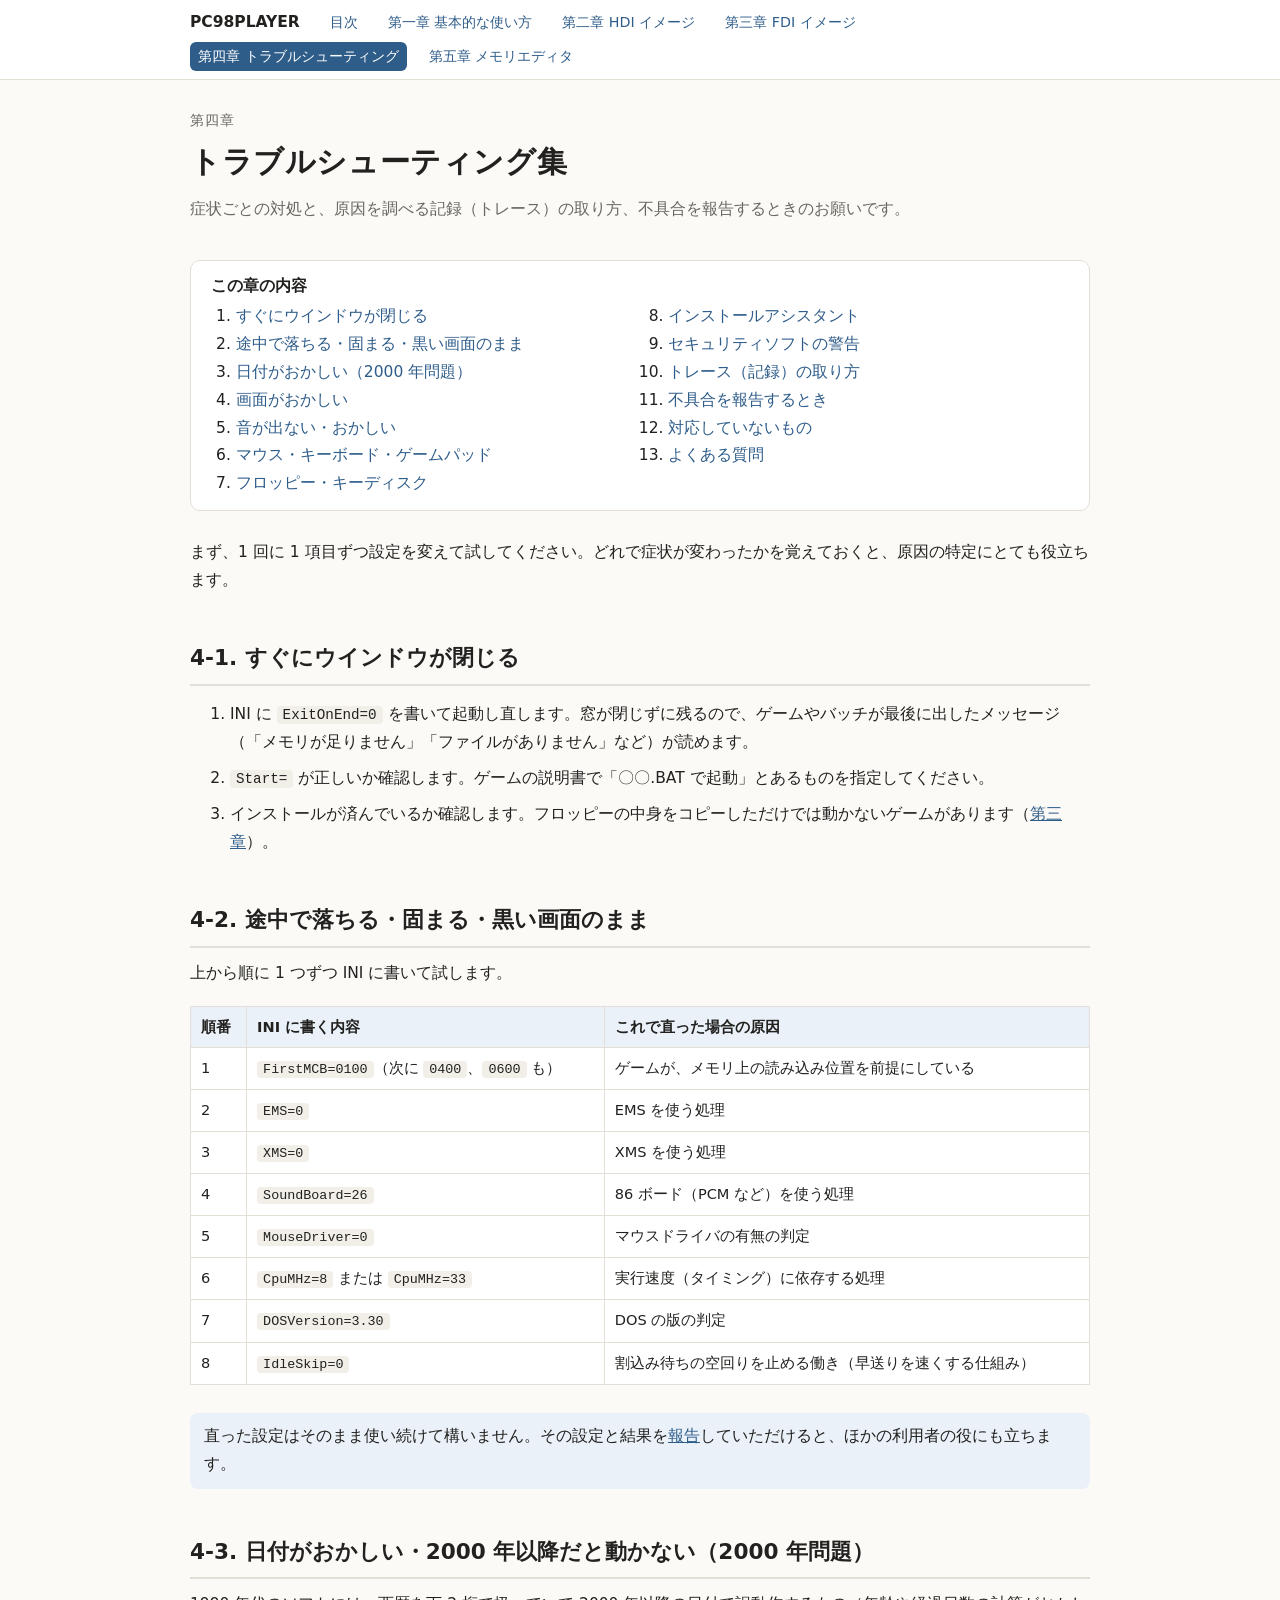
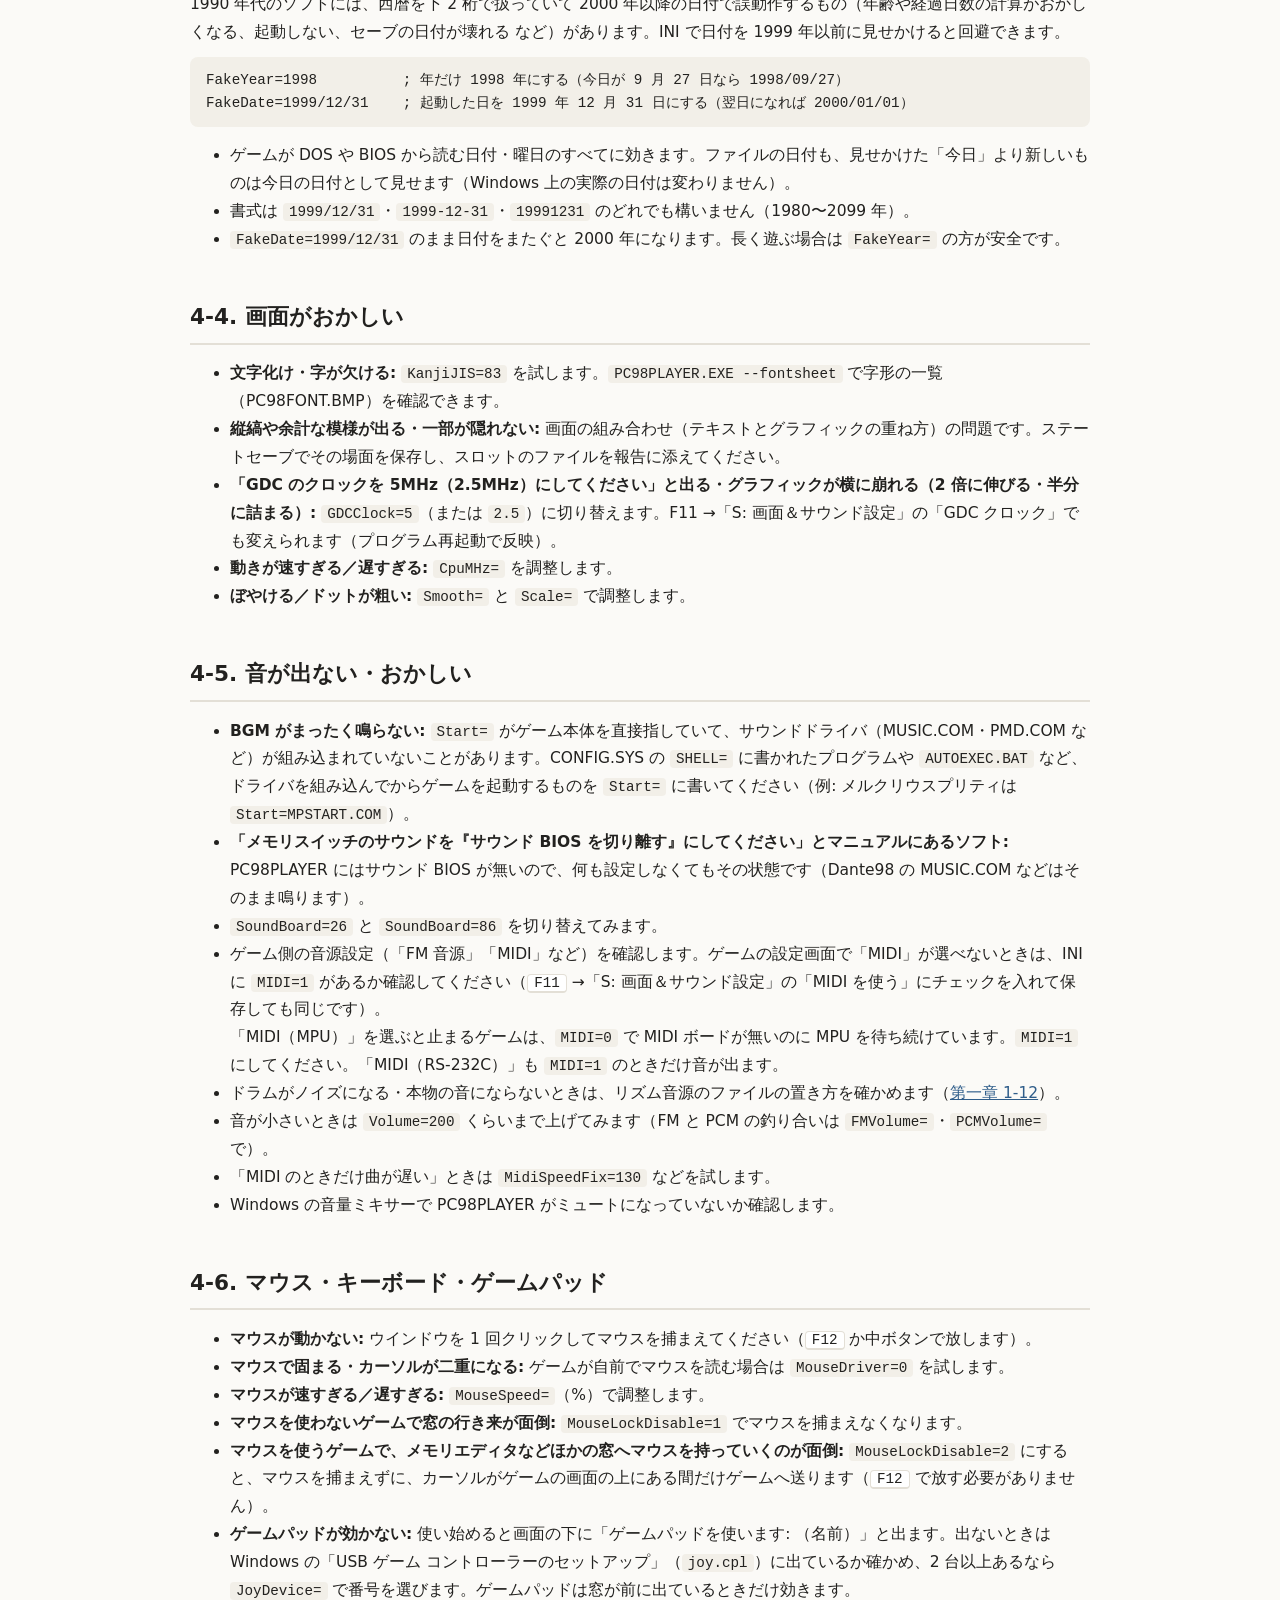
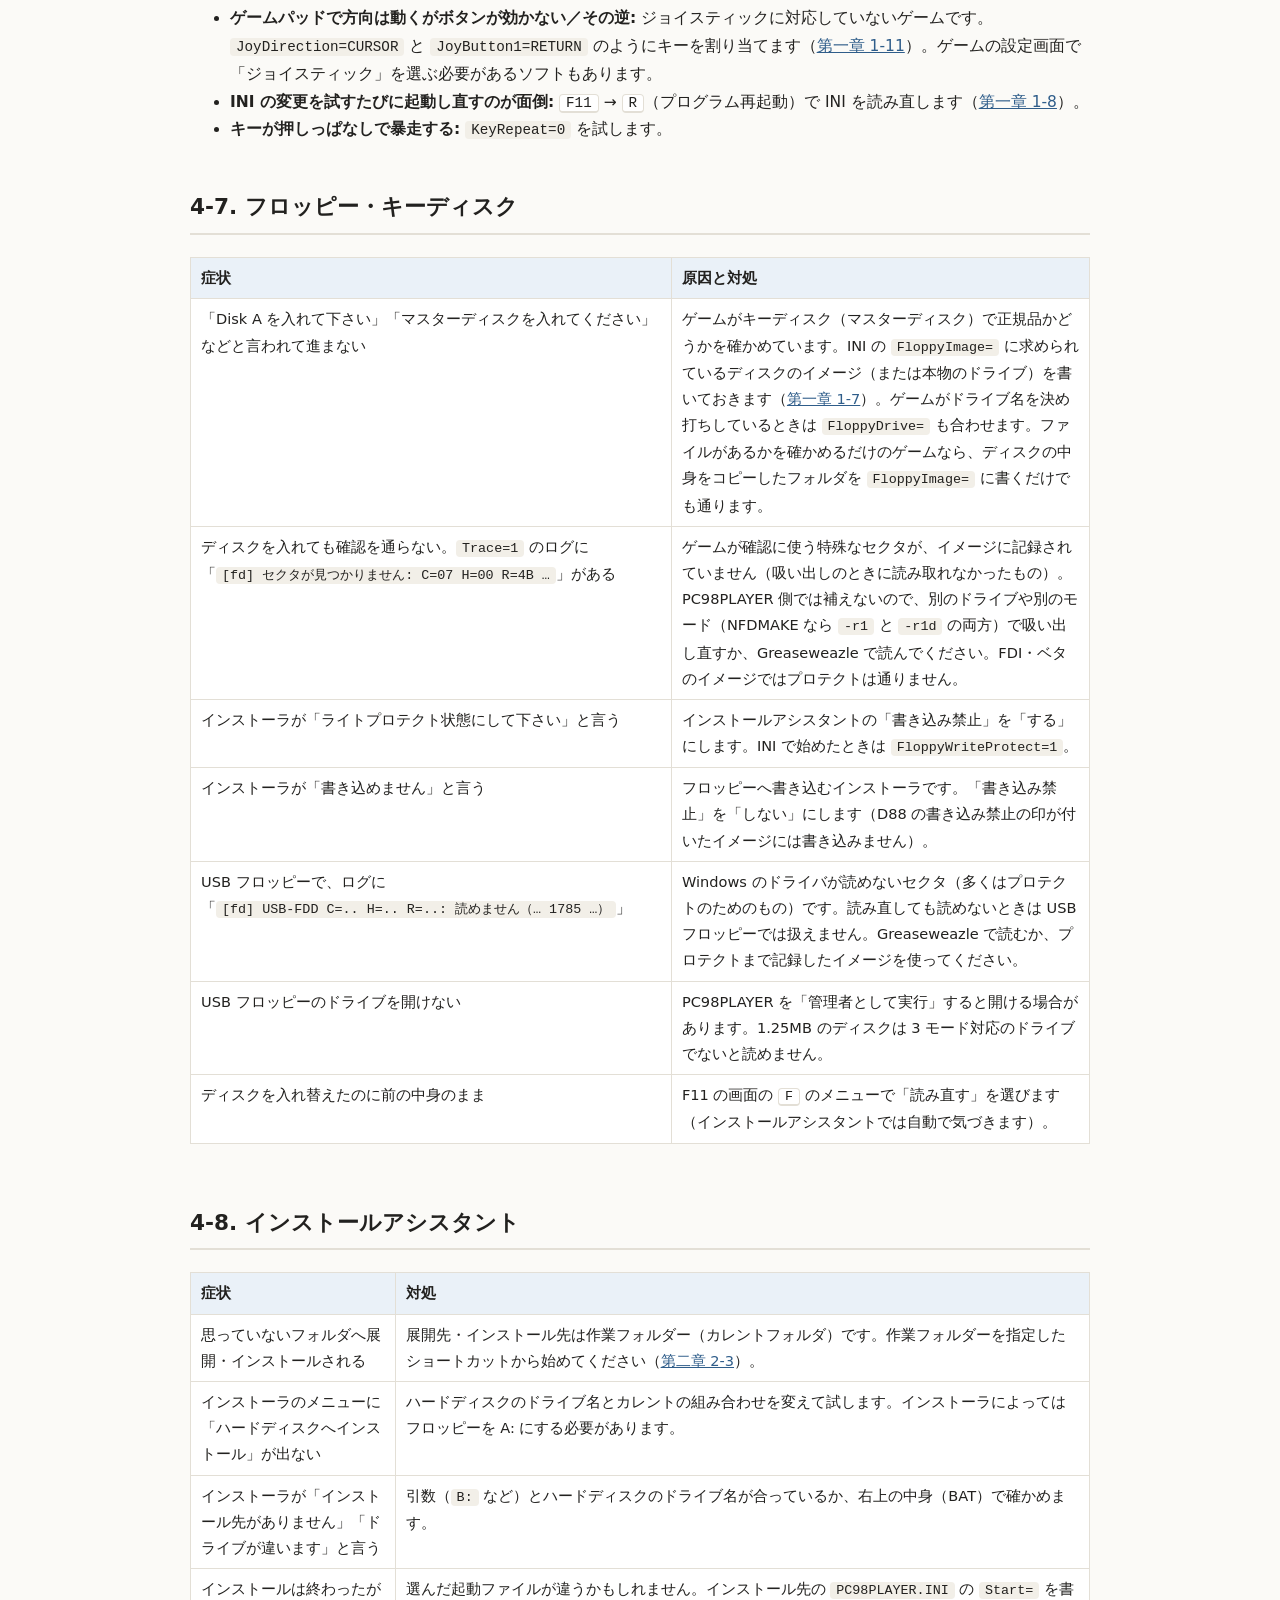
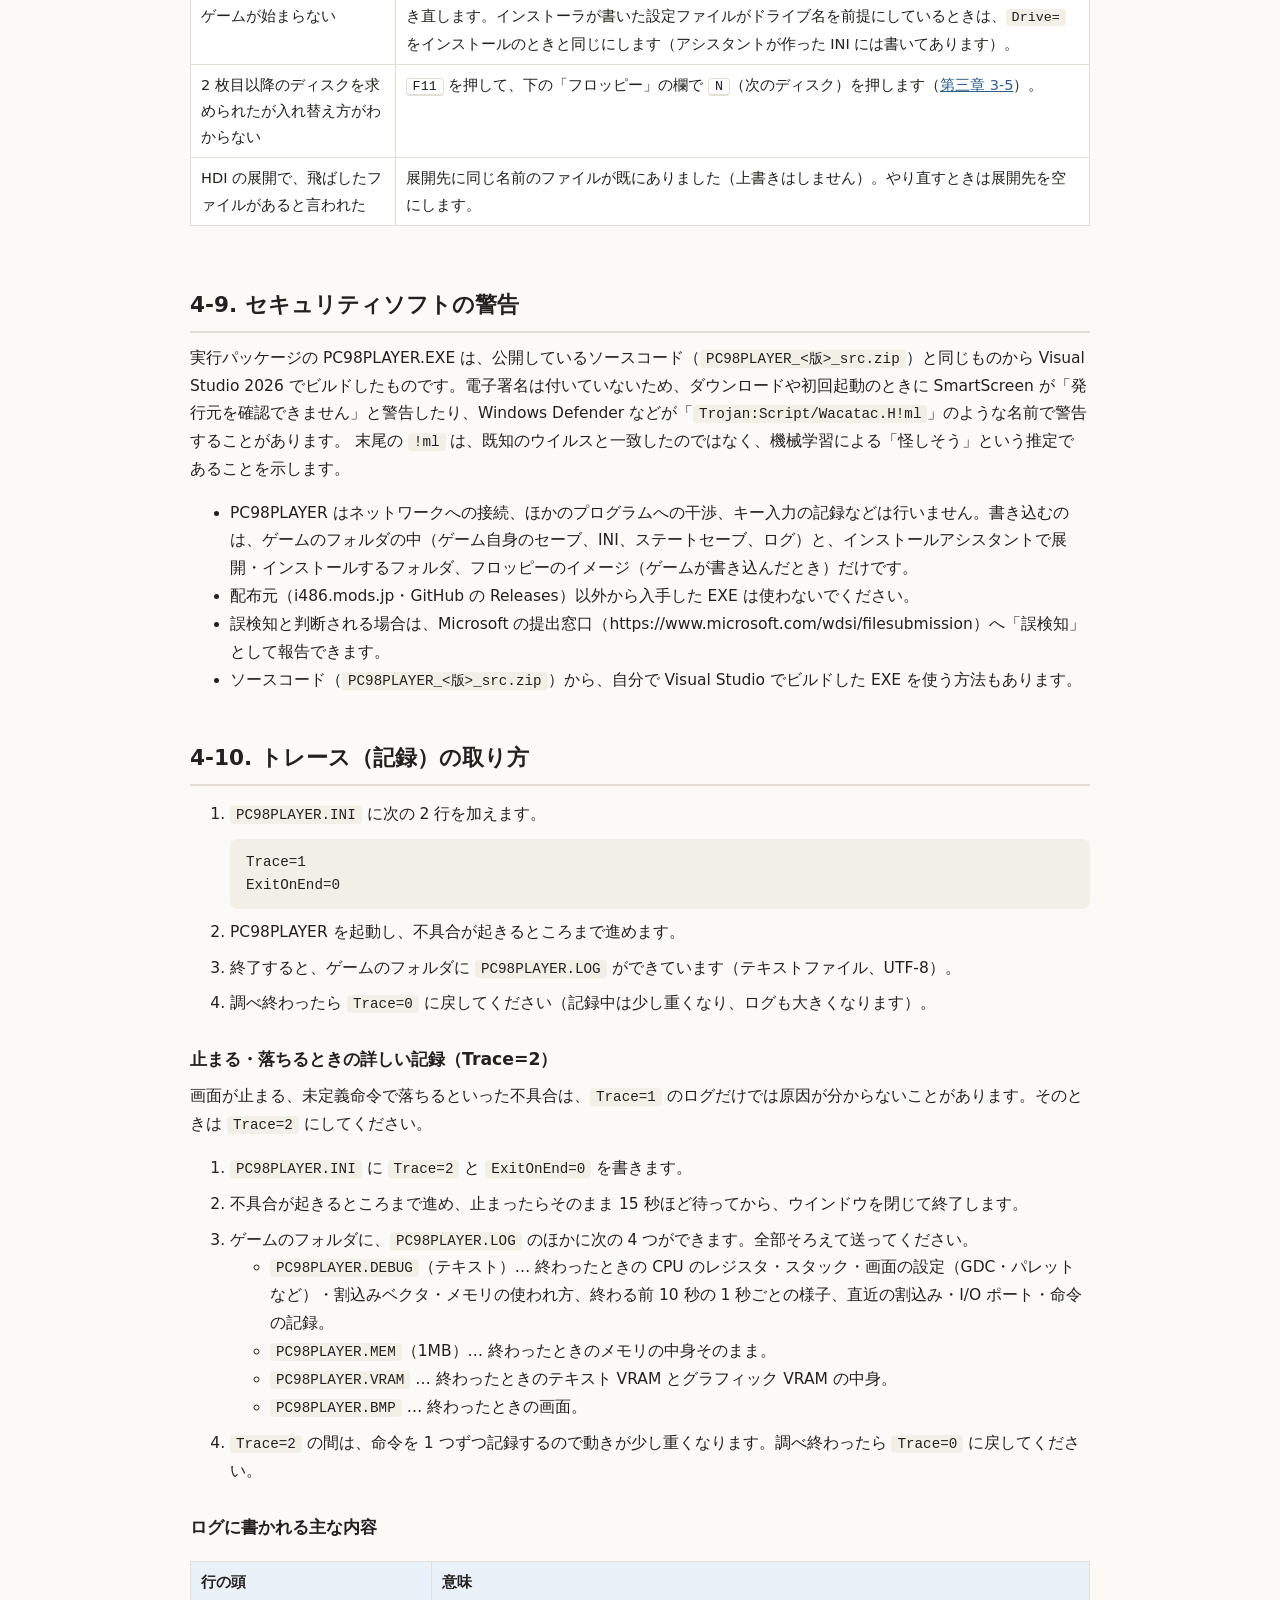
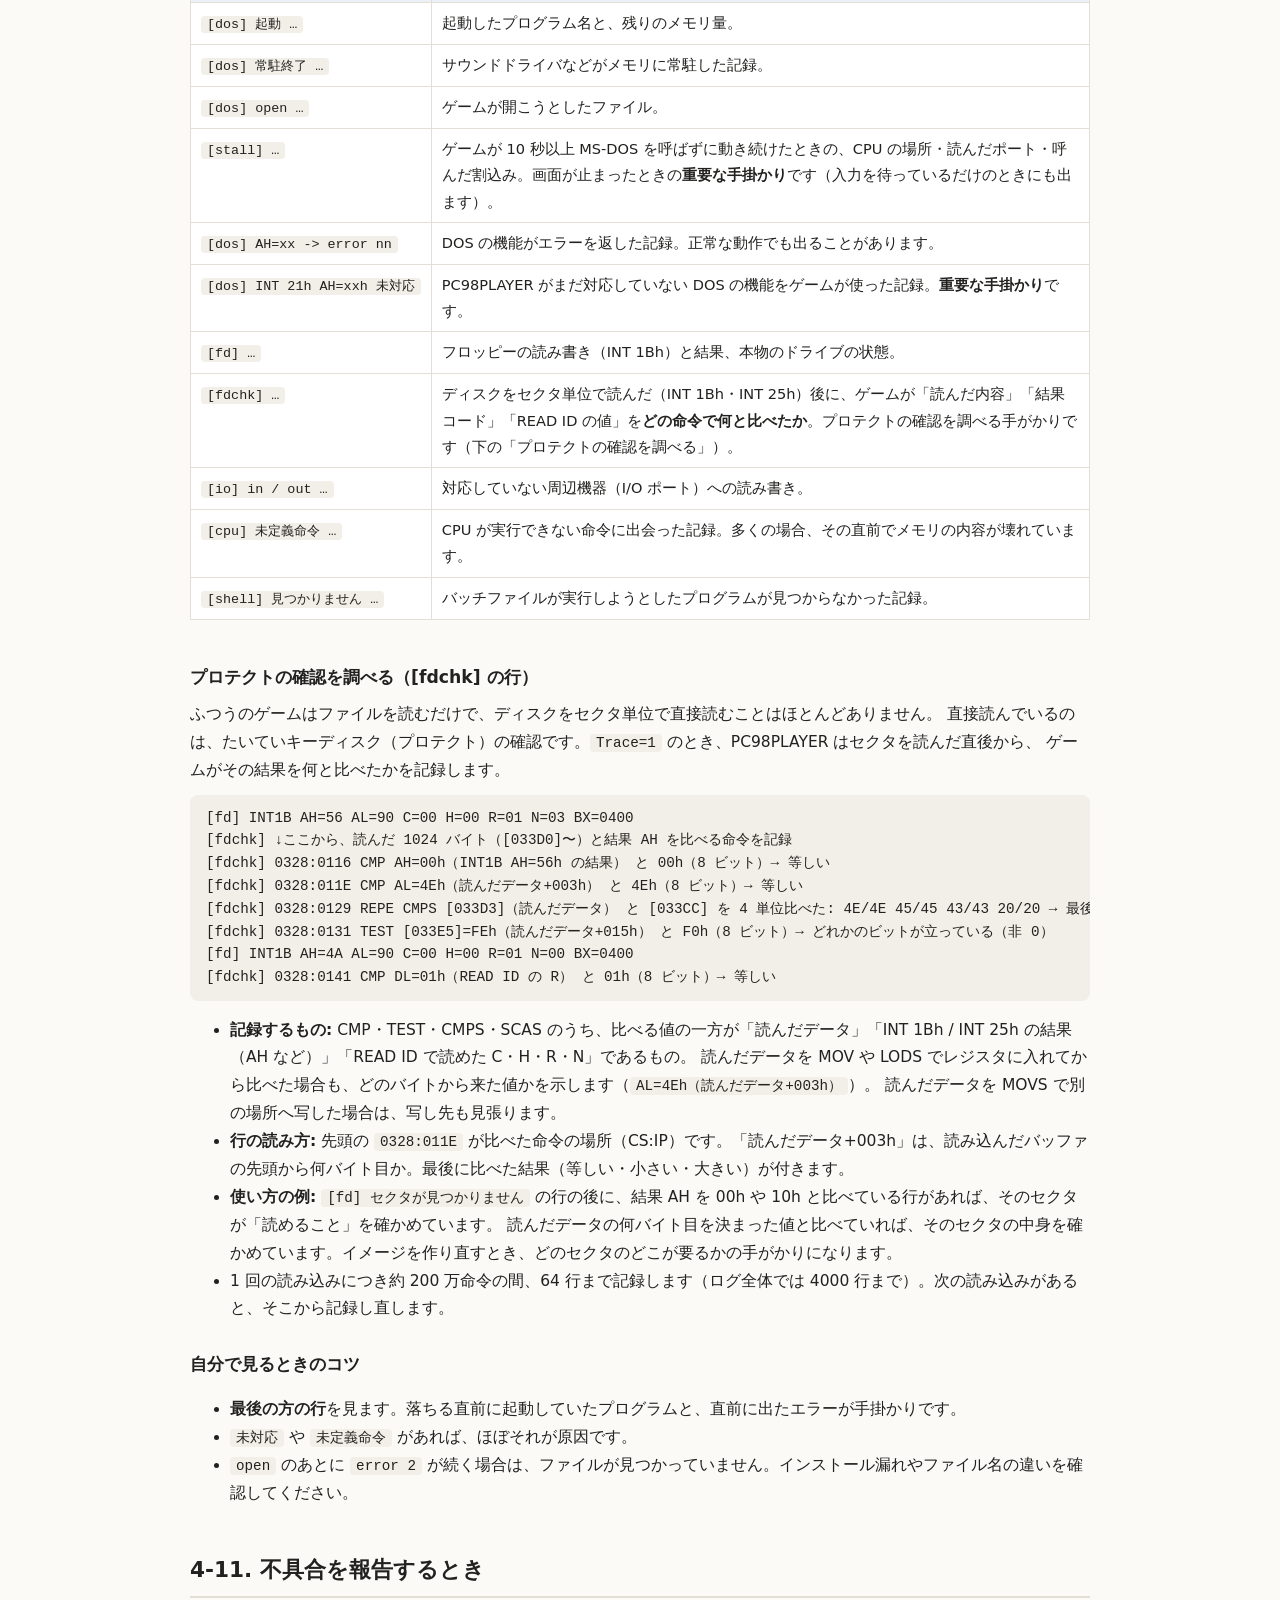
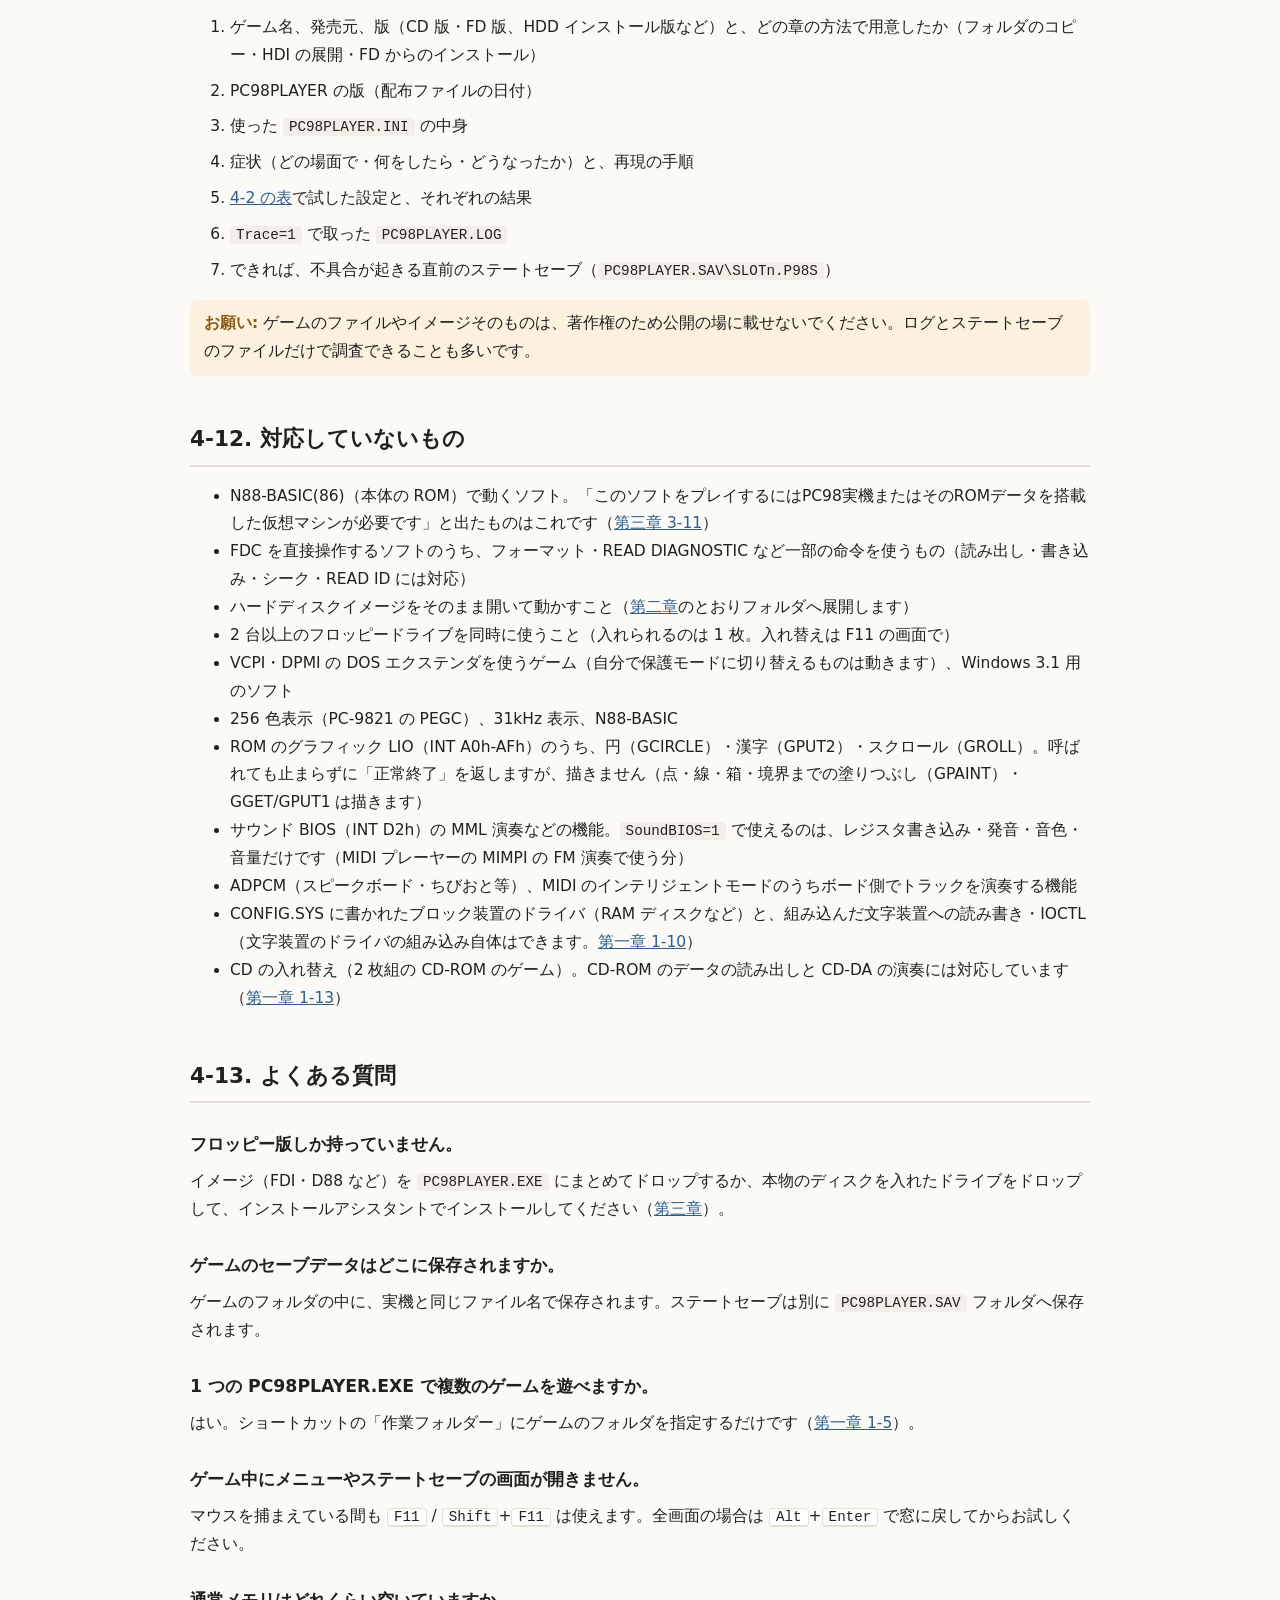
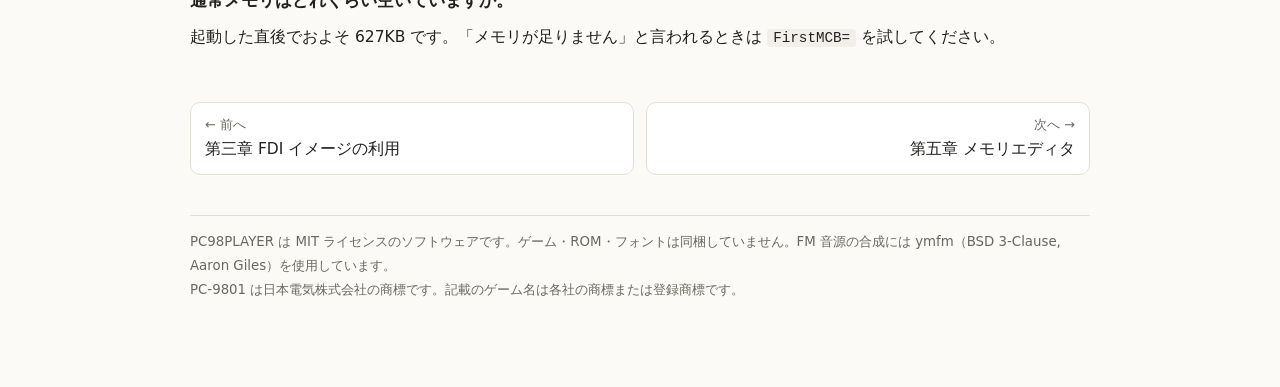
<file: manual/ch4.html>
<!DOCTYPE html>
<html lang="ja">
<head>
<meta charset="utf-8">
<meta name="viewport" content="width=device-width, initial-scale=1">
<title>第四章 トラブルシューティング集 - PC98PLAYER 取扱説明書</title>
<link rel="stylesheet" href="style.css">
</head>
<body>
<div class="topbar"><div class="in">
  <a class="brand" href="index.html">PC98PLAYER</a>
  <a class="ch" href="index.html">目次</a>
  <a class="ch" href="ch1.html">第一章 基本的な使い方</a>
  <a class="ch" href="ch2.html">第二章 HDI イメージ</a>
  <a class="ch" href="ch3.html">第三章 FDI イメージ</a>
  <a class="ch cur" href="ch4.html">第四章 トラブルシューティング</a>
  <a class="ch" href="ch5.html">第五章 メモリエディタ</a>
</div></div>

<div class="wrap">
<header class="page">
  <div class="kicker">第四章</div>
  <h1>トラブルシューティング集</h1>
  <p class="lead">症状ごとの対処と、原因を調べる記録（トレース）の取り方、不具合を報告するときのお願いです。</p>
</header>

<nav class="toc">
  <strong>この章の内容</strong>
  <ol>
    <li><a href="#close">すぐにウインドウが閉じる</a></li>
    <li><a href="#crash">途中で落ちる・固まる・黒い画面のまま</a></li>
    <li><a href="#y2k">日付がおかしい（2000 年問題）</a></li>
    <li><a href="#screen">画面がおかしい</a></li>
    <li><a href="#sound">音が出ない・おかしい</a></li>
    <li><a href="#mouse">マウス・キーボード・ゲームパッド</a></li>
    <li><a href="#floppy">フロッピー・キーディスク</a></li>
    <li><a href="#assistant">インストールアシスタント</a></li>
    <li><a href="#security">セキュリティソフトの警告</a></li>
    <li><a href="#trace">トレース（記録）の取り方</a></li>
    <li><a href="#report">不具合を報告するとき</a></li>
    <li><a href="#limits">対応していないもの</a></li>
    <li><a href="#faq">よくある質問</a></li>
  </ol>
</nav>

<p>まず、1 回に 1 項目ずつ設定を変えて試してください。どれで症状が変わったかを覚えておくと、原因の特定にとても役立ちます。</p>

<h2 id="close">4-1. すぐにウインドウが閉じる</h2>
<ol class="steps">
  <li>INI に <code>ExitOnEnd=0</code> を書いて起動し直します。窓が閉じずに残るので、ゲームやバッチが最後に出したメッセージ（「メモリが足りません」「ファイルがありません」など）が読めます。</li>
  <li><code>Start=</code> が正しいか確認します。ゲームの説明書で「〇〇.BAT で起動」とあるものを指定してください。</li>
  <li>インストールが済んでいるか確認します。フロッピーの中身をコピーしただけでは動かないゲームがあります（<a href="ch3.html">第三章</a>）。</li>
</ol>

<h2 id="crash">4-2. 途中で落ちる・固まる・黒い画面のまま</h2>
<p>上から順に 1 つずつ INI に書いて試します。</p>
<div class="tablewrap">
<table>
  <tr><th>順番</th><th>INI に書く内容</th><th>これで直った場合の原因</th></tr>
  <tr><td>1</td><td><code>FirstMCB=0100</code>（次に <code>0400</code>、<code>0600</code> も）</td><td>ゲームが、メモリ上の読み込み位置を前提にしている</td></tr>
  <tr><td>2</td><td><code>EMS=0</code></td><td>EMS を使う処理</td></tr>
  <tr><td>3</td><td><code>XMS=0</code></td><td>XMS を使う処理</td></tr>
  <tr><td>4</td><td><code>SoundBoard=26</code></td><td>86 ボード（PCM など）を使う処理</td></tr>
  <tr><td>5</td><td><code>MouseDriver=0</code></td><td>マウスドライバの有無の判定</td></tr>
  <tr><td>6</td><td><code>CpuMHz=8</code> または <code>CpuMHz=33</code></td><td>実行速度（タイミング）に依存する処理</td></tr>
  <tr><td>7</td><td><code>DOSVersion=3.30</code></td><td>DOS の版の判定</td></tr>
  <tr><td>8</td><td><code>IdleSkip=0</code></td><td>割込み待ちの空回りを止める働き（早送りを速くする仕組み）</td></tr>
</table>
</div>
<div class="note">直った設定はそのまま使い続けて構いません。その設定と結果を<a href="#report">報告</a>していただけると、ほかの利用者の役にも立ちます。</div>

<h2 id="y2k">4-3. 日付がおかしい・2000 年以降だと動かない（2000 年問題）</h2>
<p>1990 年代のソフトには、西暦を下 2 桁で扱っていて 2000 年以降の日付で誤動作するもの（年齢や経過日数の計算がおかしくなる、起動しない、セーブの日付が壊れる など）があります。INI で日付を 1999 年以前に見せかけると回避できます。</p>
<pre>FakeYear=1998          ; 年だけ 1998 年にする（今日が 9 月 27 日なら 1998/09/27）
FakeDate=1999/12/31    ; 起動した日を 1999 年 12 月 31 日にする（翌日になれば 2000/01/01）</pre>
<ul>
  <li>ゲームが DOS や BIOS から読む日付・曜日のすべてに効きます。ファイルの日付も、見せかけた「今日」より新しいものは今日の日付として見せます（Windows 上の実際の日付は変わりません）。</li>
  <li>書式は <code>1999/12/31</code>・<code>1999-12-31</code>・<code>19991231</code> のどれでも構いません（1980〜2099 年）。</li>
  <li><code>FakeDate=1999/12/31</code> のまま日付をまたぐと 2000 年になります。長く遊ぶ場合は <code>FakeYear=</code> の方が安全です。</li>
</ul>

<h2 id="screen">4-4. 画面がおかしい</h2>
<ul>
  <li><strong>文字化け・字が欠ける:</strong> <code>KanjiJIS=83</code> を試します。<code>PC98PLAYER.EXE --fontsheet</code> で字形の一覧（PC98FONT.BMP）を確認できます。</li>
  <li><strong>縦縞や余計な模様が出る・一部が隠れない:</strong> 画面の組み合わせ（テキストとグラフィックの重ね方）の問題です。ステートセーブでその場面を保存し、スロットのファイルを報告に添えてください。</li>
  <li><strong>「GDC のクロックを 5MHz（2.5MHz）にしてください」と出る・グラフィックが横に崩れる（2 倍に伸びる・半分に詰まる）:</strong> <code>GDCClock=5</code>（または <code>2.5</code>）に切り替えます。F11 →「S: 画面＆サウンド設定」の「GDC クロック」でも変えられます（プログラム再起動で反映）。</li>
  <li><strong>動きが速すぎる／遅すぎる:</strong> <code>CpuMHz=</code> を調整します。</li>
  <li><strong>ぼやける／ドットが粗い:</strong> <code>Smooth=</code> と <code>Scale=</code> で調整します。</li>
</ul>

<h2 id="sound">4-5. 音が出ない・おかしい</h2>
<ul>
  <li><strong>BGM がまったく鳴らない:</strong> <code>Start=</code> がゲーム本体を直接指していて、サウンドドライバ（MUSIC.COM・PMD.COM など）が組み込まれていないことがあります。CONFIG.SYS の <code>SHELL=</code> に書かれたプログラムや <code>AUTOEXEC.BAT</code> など、ドライバを組み込んでからゲームを起動するものを <code>Start=</code> に書いてください（例: メルクリウスプリティは <code>Start=MPSTART.COM</code>）。</li>
  <li><strong>「メモリスイッチのサウンドを『サウンド BIOS を切り離す』にしてください」とマニュアルにあるソフト:</strong> PC98PLAYER にはサウンド BIOS が無いので、何も設定しなくてもその状態です（Dante98 の MUSIC.COM などはそのまま鳴ります）。</li>
  <li><code>SoundBoard=26</code> と <code>SoundBoard=86</code> を切り替えてみます。</li>
  <li>ゲーム側の音源設定（「FM 音源」「MIDI」など）を確認します。ゲームの設定画面で「MIDI」が選べないときは、INI に <code>MIDI=1</code> があるか確認してください（<kbd>F11</kbd> →「S: 画面＆サウンド設定」の「MIDI を使う」にチェックを入れて保存しても同じです）。<br>「MIDI（MPU）」を選ぶと止まるゲームは、<code>MIDI=0</code> で MIDI ボードが無いのに MPU を待ち続けています。<code>MIDI=1</code> にしてください。「MIDI（RS-232C）」も <code>MIDI=1</code> のときだけ音が出ます。</li>
  <li>ドラムがノイズになる・本物の音にならないときは、リズム音源のファイルの置き方を確かめます（<a href="ch1.html#rhythm">第一章 1-12</a>）。</li>
  <li>音が小さいときは <code>Volume=200</code> くらいまで上げてみます（FM と PCM の釣り合いは <code>FMVolume=</code>・<code>PCMVolume=</code> で）。</li>
  <li>「MIDI のときだけ曲が遅い」ときは <code>MidiSpeedFix=130</code> などを試します。</li>
  <li>Windows の音量ミキサーで PC98PLAYER がミュートになっていないか確認します。</li>
</ul>

<h2 id="mouse">4-6. マウス・キーボード・ゲームパッド</h2>
<ul>
  <li><strong>マウスが動かない:</strong> ウインドウを 1 回クリックしてマウスを捕まえてください（<kbd>F12</kbd> か中ボタンで放します）。</li>
  <li><strong>マウスで固まる・カーソルが二重になる:</strong> ゲームが自前でマウスを読む場合は <code>MouseDriver=0</code> を試します。</li>
  <li><strong>マウスが速すぎる／遅すぎる:</strong> <code>MouseSpeed=</code>（%）で調整します。</li>
  <li><strong>マウスを使わないゲームで窓の行き来が面倒:</strong> <code>MouseLockDisable=1</code> でマウスを捕まえなくなります。</li>
  <li><strong>マウスを使うゲームで、メモリエディタなどほかの窓へマウスを持っていくのが面倒:</strong> <code>MouseLockDisable=2</code> にすると、マウスを捕まえずに、カーソルがゲームの画面の上にある間だけゲームへ送ります（<kbd>F12</kbd> で放す必要がありません）。</li>
  <li><strong>ゲームパッドが効かない:</strong> 使い始めると画面の下に「ゲームパッドを使います: （名前）」と出ます。出ないときは Windows の「USB ゲーム コントローラーのセットアップ」（<code>joy.cpl</code>）に出ているか確かめ、2 台以上あるなら <code>JoyDevice=</code> で番号を選びます。ゲームパッドは窓が前に出ているときだけ効きます。</li>
  <li><strong>ゲームパッドで方向は動くがボタンが効かない／その逆:</strong> ジョイスティックに対応していないゲームです。<code>JoyDirection=CURSOR</code> と <code>JoyButton1=RETURN</code> のようにキーを割り当てます（<a href="ch1.html#gamepad">第一章 1-11</a>）。ゲームの設定画面で「ジョイスティック」を選ぶ必要があるソフトもあります。</li>
  <li><strong>INI の変更を試すたびに起動し直すのが面倒:</strong> <kbd>F11</kbd> → <kbd>R</kbd>（プログラム再起動）で INI を読み直します（<a href="ch1.html#reload">第一章 1-8</a>）。</li>
  <li><strong>キーが押しっぱなしで暴走する:</strong> <code>KeyRepeat=0</code> を試します。</li>
</ul>

<h2 id="floppy">4-7. フロッピー・キーディスク</h2>
<div class="tablewrap">
<table>
  <tr><th>症状</th><th>原因と対処</th></tr>
  <tr><td>「Disk A を入れて下さい」「マスターディスクを入れてください」などと言われて進まない</td><td>ゲームがキーディスク（マスターディスク）で正規品かどうかを確かめています。INI の <code>FloppyImage=</code> に求められているディスクのイメージ（または本物のドライブ）を書いておきます（<a href="ch1.html#floppy">第一章 1-7</a>）。ゲームがドライブ名を決め打ちしているときは <code>FloppyDrive=</code> も合わせます。ファイルがあるかを確かめるだけのゲームなら、ディスクの中身をコピーしたフォルダを <code>FloppyImage=</code> に書くだけでも通ります。</td></tr>
  <tr><td>ディスクを入れても確認を通らない。<code>Trace=1</code> のログに「<code>[fd] セクタが見つかりません: C=07 H=00 R=4B …</code>」がある</td><td>ゲームが確認に使う特殊なセクタが、イメージに記録されていません（吸い出しのときに読み取れなかったもの）。PC98PLAYER 側では補えないので、別のドライブや別のモード（NFDMAKE なら <code>-r1</code> と <code>-r1d</code> の両方）で吸い出し直すか、Greaseweazle で読んでください。FDI・ベタのイメージではプロテクトは通りません。</td></tr>
  <tr><td>インストーラが「ライトプロテクト状態にして下さい」と言う</td><td>インストールアシスタントの「書き込み禁止」を「する」にします。INI で始めたときは <code>FloppyWriteProtect=1</code>。</td></tr>
  <tr><td>インストーラが「書き込めません」と言う</td><td>フロッピーへ書き込むインストーラです。「書き込み禁止」を「しない」にします（D88 の書き込み禁止の印が付いたイメージには書き込みません）。</td></tr>
  <tr><td>USB フロッピーで、ログに「<code>[fd] USB-FDD C=.. H=.. R=..: 読めません（… 1785 …）</code>」</td><td>Windows のドライバが読めないセクタ（多くはプロテクトのためのもの）です。読み直しても読めないときは USB フロッピーでは扱えません。Greaseweazle で読むか、プロテクトまで記録したイメージを使ってください。</td></tr>
  <tr><td>USB フロッピーのドライブを開けない</td><td>PC98PLAYER を「管理者として実行」すると開ける場合があります。1.25MB のディスクは 3 モード対応のドライブでないと読めません。</td></tr>
  <tr><td>ディスクを入れ替えたのに前の中身のまま</td><td>F11 の画面の <kbd>F</kbd> のメニューで「読み直す」を選びます（インストールアシスタントでは自動で気づきます）。</td></tr>
</table>
</div>

<h2 id="assistant">4-8. インストールアシスタント</h2>
<div class="tablewrap">
<table>
  <tr><th>症状</th><th>対処</th></tr>
  <tr><td>思っていないフォルダへ展開・インストールされる</td><td>展開先・インストール先は作業フォルダー（カレントフォルダ）です。作業フォルダーを指定したショートカットから始めてください（<a href="ch2.html#where">第二章 2-3</a>）。</td></tr>
  <tr><td>インストーラのメニューに「ハードディスクへインストール」が出ない</td><td>ハードディスクのドライブ名とカレントの組み合わせを変えて試します。インストーラによってはフロッピーを A: にする必要があります。</td></tr>
  <tr><td>インストーラが「インストール先がありません」「ドライブが違います」と言う</td><td>引数（<code>B:</code> など）とハードディスクのドライブ名が合っているか、右上の中身（BAT）で確かめます。</td></tr>
  <tr><td>インストールは終わったがゲームが始まらない</td><td>選んだ起動ファイルが違うかもしれません。インストール先の <code>PC98PLAYER.INI</code> の <code>Start=</code> を書き直します。インストーラが書いた設定ファイルがドライブ名を前提にしているときは、<code>Drive=</code> をインストールのときと同じにします（アシスタントが作った INI には書いてあります）。</td></tr>
  <tr><td>2 枚目以降のディスクを求められたが入れ替え方がわからない</td><td><kbd>F11</kbd> を押して、下の「フロッピー」の欄で <kbd>N</kbd>（次のディスク）を押します（<a href="ch3.html#swap">第三章 3-5</a>）。</td></tr>
  <tr><td>HDI の展開で、飛ばしたファイルがあると言われた</td><td>展開先に同じ名前のファイルが既にありました（上書きはしません）。やり直すときは展開先を空にします。</td></tr>
</table>
</div>

<h2 id="security">4-9. セキュリティソフトの警告</h2>
<p>実行パッケージの PC98PLAYER.EXE は、公開しているソースコード（<code>PC98PLAYER_&lt;版&gt;_src.zip</code>）と同じものから Visual Studio 2026 でビルドしたものです。電子署名は付いていないため、ダウンロードや初回起動のときに SmartScreen が「発行元を確認できません」と警告したり、Windows Defender などが「<code>Trojan:Script/Wacatac.H!ml</code>」のような名前で警告することがあります。
末尾の <code>!ml</code> は、既知のウイルスと一致したのではなく、機械学習による「怪しそう」という推定であることを示します。</p>
<ul>
  <li>PC98PLAYER はネットワークへの接続、ほかのプログラムへの干渉、キー入力の記録などは行いません。書き込むのは、ゲームのフォルダの中（ゲーム自身のセーブ、INI、ステートセーブ、ログ）と、インストールアシスタントで展開・インストールするフォルダ、フロッピーのイメージ（ゲームが書き込んだとき）だけです。</li>
  <li>配布元（i486.mods.jp・GitHub の Releases）以外から入手した EXE は使わないでください。</li>
  <li>誤検知と判断される場合は、Microsoft の提出窓口（https://www.microsoft.com/wdsi/filesubmission）へ「誤検知」として報告できます。</li>
  <li>ソースコード（<code>PC98PLAYER_&lt;版&gt;_src.zip</code>）から、自分で Visual Studio でビルドした EXE を使う方法もあります。</li>
</ul>

<h2 id="trace">4-10. トレース（記録）の取り方</h2>
<ol class="steps">
  <li><code>PC98PLAYER.INI</code> に次の 2 行を加えます。
<pre>Trace=1
ExitOnEnd=0</pre></li>
  <li>PC98PLAYER を起動し、不具合が起きるところまで進めます。</li>
  <li>終了すると、ゲームのフォルダに <code>PC98PLAYER.LOG</code> ができています（テキストファイル、UTF-8）。</li>
  <li>調べ終わったら <code>Trace=0</code> に戻してください（記録中は少し重くなり、ログも大きくなります）。</li>
</ol>
<h3 id="trace2">止まる・落ちるときの詳しい記録（Trace=2）</h3>
<p>画面が止まる、未定義命令で落ちるといった不具合は、<code>Trace=1</code> のログだけでは原因が分からないことがあります。そのときは <code>Trace=2</code> にしてください。</p>
<ol class="steps">
  <li><code>PC98PLAYER.INI</code> に <code>Trace=2</code> と <code>ExitOnEnd=0</code> を書きます。</li>
  <li>不具合が起きるところまで進め、止まったらそのまま 15 秒ほど待ってから、ウインドウを閉じて終了します。</li>
  <li>ゲームのフォルダに、<code>PC98PLAYER.LOG</code> のほかに次の 4 つができます。全部そろえて送ってください。
    <ul>
      <li><code>PC98PLAYER.DEBUG</code>（テキスト）… 終わったときの CPU のレジスタ・スタック・画面の設定（GDC・パレットなど）・割込みベクタ・メモリの使われ方、終わる前 10 秒の 1 秒ごとの様子、直近の割込み・I/O ポート・命令の記録。</li>
      <li><code>PC98PLAYER.MEM</code>（1MB）… 終わったときのメモリの中身そのまま。</li>
      <li><code>PC98PLAYER.VRAM</code> … 終わったときのテキスト VRAM とグラフィック VRAM の中身。</li>
      <li><code>PC98PLAYER.BMP</code> … 終わったときの画面。</li>
    </ul></li>
  <li><code>Trace=2</code> の間は、命令を 1 つずつ記録するので動きが少し重くなります。調べ終わったら <code>Trace=0</code> に戻してください。</li>
</ol>
<h3>ログに書かれる主な内容</h3>
<div class="tablewrap">
<table>
  <tr><th>行の頭</th><th>意味</th></tr>
  <tr><td><code>[dos] 起動 …</code></td><td>起動したプログラム名と、残りのメモリ量。</td></tr>
  <tr><td><code>[dos] 常駐終了 …</code></td><td>サウンドドライバなどがメモリに常駐した記録。</td></tr>
  <tr><td><code>[dos] open …</code></td><td>ゲームが開こうとしたファイル。</td></tr>
  <tr><td><code>[stall] …</code></td><td>ゲームが 10 秒以上 MS-DOS を呼ばずに動き続けたときの、CPU の場所・読んだポート・呼んだ割込み。画面が止まったときの<strong>重要な手掛かり</strong>です（入力を待っているだけのときにも出ます）。</td></tr>
  <tr><td><code>[dos] AH=xx -&gt; error nn</code></td><td>DOS の機能がエラーを返した記録。正常な動作でも出ることがあります。</td></tr>
  <tr><td><code>[dos] INT 21h AH=xxh 未対応</code></td><td>PC98PLAYER がまだ対応していない DOS の機能をゲームが使った記録。<strong>重要な手掛かり</strong>です。</td></tr>
  <tr><td><code>[fd] …</code></td><td>フロッピーの読み書き（INT 1Bh）と結果、本物のドライブの状態。</td></tr>
  <tr><td><code>[fdchk] …</code></td><td>ディスクをセクタ単位で読んだ（INT 1Bh・INT 25h）後に、ゲームが「読んだ内容」「結果コード」「READ ID の値」を<strong>どの命令で何と比べたか</strong>。プロテクトの確認を調べる手がかりです（下の「プロテクトの確認を調べる」）。</td></tr>
  <tr><td><code>[io] in / out …</code></td><td>対応していない周辺機器（I/O ポート）への読み書き。</td></tr>
  <tr><td><code>[cpu] 未定義命令 …</code></td><td>CPU が実行できない命令に出会った記録。多くの場合、その直前でメモリの内容が壊れています。</td></tr>
  <tr><td><code>[shell] 見つかりません …</code></td><td>バッチファイルが実行しようとしたプログラムが見つからなかった記録。</td></tr>
</table>
</div>
<h3 id="fdchk">プロテクトの確認を調べる（[fdchk] の行）</h3>
<p>ふつうのゲームはファイルを読むだけで、ディスクをセクタ単位で直接読むことはほとんどありません。
直接読んでいるのは、たいていキーディスク（プロテクト）の確認です。<code>Trace=1</code> のとき、PC98PLAYER はセクタを読んだ直後から、
ゲームがその結果を何と比べたかを記録します。</p>
<pre>[fd] INT1B AH=56 AL=90 C=00 H=00 R=01 N=03 BX=0400
[fdchk] ↓ここから、読んだ 1024 バイト（[033D0]〜）と結果 AH を比べる命令を記録
[fdchk] 0328:0116 CMP AH=00h（INT1B AH=56h の結果） と 00h（8 ビット）→ 等しい
[fdchk] 0328:011E CMP AL=4Eh（読んだデータ+003h） と 4Eh（8 ビット）→ 等しい
[fdchk] 0328:0129 REPE CMPS [033D3]（読んだデータ） と [033CC] を 4 単位比べた: 4E/4E 45/45 43/43 20/20 → 最後は等しい
[fdchk] 0328:0131 TEST [033E5]=FEh（読んだデータ+015h） と F0h（8 ビット）→ どれかのビットが立っている（非 0）
[fd] INT1B AH=4A AL=90 C=00 H=00 R=01 N=00 BX=0400
[fdchk] 0328:0141 CMP DL=01h（READ ID の R） と 01h（8 ビット）→ 等しい</pre>
<ul>
  <li><strong>記録するもの:</strong> CMP・TEST・CMPS・SCAS のうち、比べる値の一方が「読んだデータ」「INT 1Bh / INT 25h の結果（AH など）」「READ ID で読めた C・H・R・N」であるもの。
    読んだデータを MOV や LODS でレジスタに入れてから比べた場合も、どのバイトから来た値かを示します（<code>AL=4Eh（読んだデータ+003h）</code>）。
    読んだデータを MOVS で別の場所へ写した場合は、写し先も見張ります。</li>
  <li><strong>行の読み方:</strong> 先頭の <code>0328:011E</code> が比べた命令の場所（CS:IP）です。「読んだデータ+003h」は、読み込んだバッファの先頭から何バイト目か。最後に比べた結果（等しい・小さい・大きい）が付きます。</li>
  <li><strong>使い方の例:</strong> <code>[fd] セクタが見つかりません</code> の行の後に、結果 AH を 00h や 10h と比べている行があれば、そのセクタが「読めること」を確かめています。
    読んだデータの何バイト目を決まった値と比べていれば、そのセクタの中身を確かめています。イメージを作り直すとき、どのセクタのどこが要るかの手がかりになります。</li>
  <li>1 回の読み込みにつき約 200 万命令の間、64 行まで記録します（ログ全体では 4000 行まで）。次の読み込みがあると、そこから記録し直します。</li>
</ul>

<h3>自分で見るときのコツ</h3>
<ul>
  <li><strong>最後の方の行</strong>を見ます。落ちる直前に起動していたプログラムと、直前に出たエラーが手掛かりです。</li>
  <li><code>未対応</code> や <code>未定義命令</code> があれば、ほぼそれが原因です。</li>
  <li><code>open</code> のあとに <code>error 2</code> が続く場合は、ファイルが見つかっていません。インストール漏れやファイル名の違いを確認してください。</li>
</ul>

<h2 id="report">4-11. 不具合を報告するとき</h2>
<ol class="steps">
  <li>ゲーム名、発売元、版（CD 版・FD 版、HDD インストール版など）と、どの章の方法で用意したか（フォルダのコピー・HDI の展開・FD からのインストール）</li>
  <li>PC98PLAYER の版（配布ファイルの日付）</li>
  <li>使った <code>PC98PLAYER.INI</code> の中身</li>
  <li>症状（どの場面で・何をしたら・どうなったか）と、再現の手順</li>
  <li><a href="#crash">4-2 の表</a>で試した設定と、それぞれの結果</li>
  <li><code>Trace=1</code> で取った <code>PC98PLAYER.LOG</code></li>
  <li>できれば、不具合が起きる直前のステートセーブ（<code>PC98PLAYER.SAV\SLOTn.P98S</code>）</li>
</ol>
<div class="warn"><strong>お願い:</strong> ゲームのファイルやイメージそのものは、著作権のため公開の場に載せないでください。ログとステートセーブのファイルだけで調査できることも多いです。</div>

<h2 id="limits">4-12. 対応していないもの</h2>
<ul>
  <li>N88-BASIC(86)（本体の ROM）で動くソフト。「このソフトをプレイするにはPC98実機またはそのROMデータを搭載した仮想マシンが必要です」と出たものはこれです（<a href="ch3.html#boot">第三章 3-11</a>）</li>
  <li>FDC を直接操作するソフトのうち、フォーマット・READ DIAGNOSTIC など一部の命令を使うもの（読み出し・書き込み・シーク・READ ID には対応）</li>
  <li>ハードディスクイメージをそのまま開いて動かすこと（<a href="ch2.html">第二章</a>のとおりフォルダへ展開します）</li>
  <li>2 台以上のフロッピードライブを同時に使うこと（入れられるのは 1 枚。入れ替えは F11 の画面で）</li>
  <li>VCPI・DPMI の DOS エクステンダを使うゲーム（自分で保護モードに切り替えるものは動きます）、Windows 3.1 用のソフト</li>
  <li>256 色表示（PC-9821 の PEGC）、31kHz 表示、N88-BASIC</li>
  <li>ROM のグラフィック LIO（INT A0h-AFh）のうち、円（GCIRCLE）・漢字（GPUT2）・スクロール（GROLL）。呼ばれても止まらずに「正常終了」を返しますが、描きません（点・線・箱・境界までの塗りつぶし（GPAINT）・GGET/GPUT1 は描きます）</li>
  <li>サウンド BIOS（INT D2h）の MML 演奏などの機能。<code>SoundBIOS=1</code> で使えるのは、レジスタ書き込み・発音・音色・音量だけです（MIDI プレーヤーの MIMPI の FM 演奏で使う分）</li>
  <li>ADPCM（スピークボード・ちびおと等）、MIDI のインテリジェントモードのうちボード側でトラックを演奏する機能</li>
  <li>CONFIG.SYS に書かれたブロック装置のドライバ（RAM ディスクなど）と、組み込んだ文字装置への読み書き・IOCTL（文字装置のドライバの組み込み自体はできます。<a href="ch1.html#memory">第一章 1-10</a>）</li>
  <li>CD の入れ替え（2 枚組の CD-ROM のゲーム）。CD-ROM のデータの読み出しと CD-DA の演奏には対応しています（<a href="ch1.html#cdrom">第一章 1-13</a>）</li>
</ul>

<h2 id="faq">4-13. よくある質問</h2>
<h3>フロッピー版しか持っていません。</h3>
<p>イメージ（FDI・D88 など）を <code>PC98PLAYER.EXE</code> にまとめてドロップするか、本物のディスクを入れたドライブをドロップして、インストールアシスタントでインストールしてください（<a href="ch3.html">第三章</a>）。</p>
<h3>ゲームのセーブデータはどこに保存されますか。</h3>
<p>ゲームのフォルダの中に、実機と同じファイル名で保存されます。ステートセーブは別に <code>PC98PLAYER.SAV</code> フォルダへ保存されます。</p>
<h3>1 つの PC98PLAYER.EXE で複数のゲームを遊べますか。</h3>
<p>はい。ショートカットの「作業フォルダー」にゲームのフォルダを指定するだけです（<a href="ch1.html#shared">第一章 1-5</a>）。</p>
<h3>ゲーム中にメニューやステートセーブの画面が開きません。</h3>
<p>マウスを捕まえている間も <kbd>F11</kbd> / <kbd>Shift</kbd>+<kbd>F11</kbd> は使えます。全画面の場合は <kbd>Alt</kbd>+<kbd>Enter</kbd> で窓に戻してからお試しください。</p>
<h3>通常メモリはどれくらい空いていますか。</h3>
<p>起動した直後でおよそ 627KB です。「メモリが足りません」と言われるときは <code>FirstMCB=</code> を試してください。</p>

<div class="pager">
  <a class="prev" href="ch3.html"><small>← 前へ</small>第三章 FDI イメージの利用</a>
  <a class="next" href="ch5.html"><small>次へ →</small>第五章 メモリエディタ</a>
</div>

<footer>
  PC98PLAYER は MIT ライセンスのソフトウェアです。ゲーム・ROM・フォントは同梱していません。FM 音源の合成には ymfm（BSD 3-Clause, Aaron Giles）を使用しています。<br>
  PC-9801 は日本電気株式会社の商標です。記載のゲーム名は各社の商標または登録商標です。
</footer>
</div>
</body>
</html>
</file>
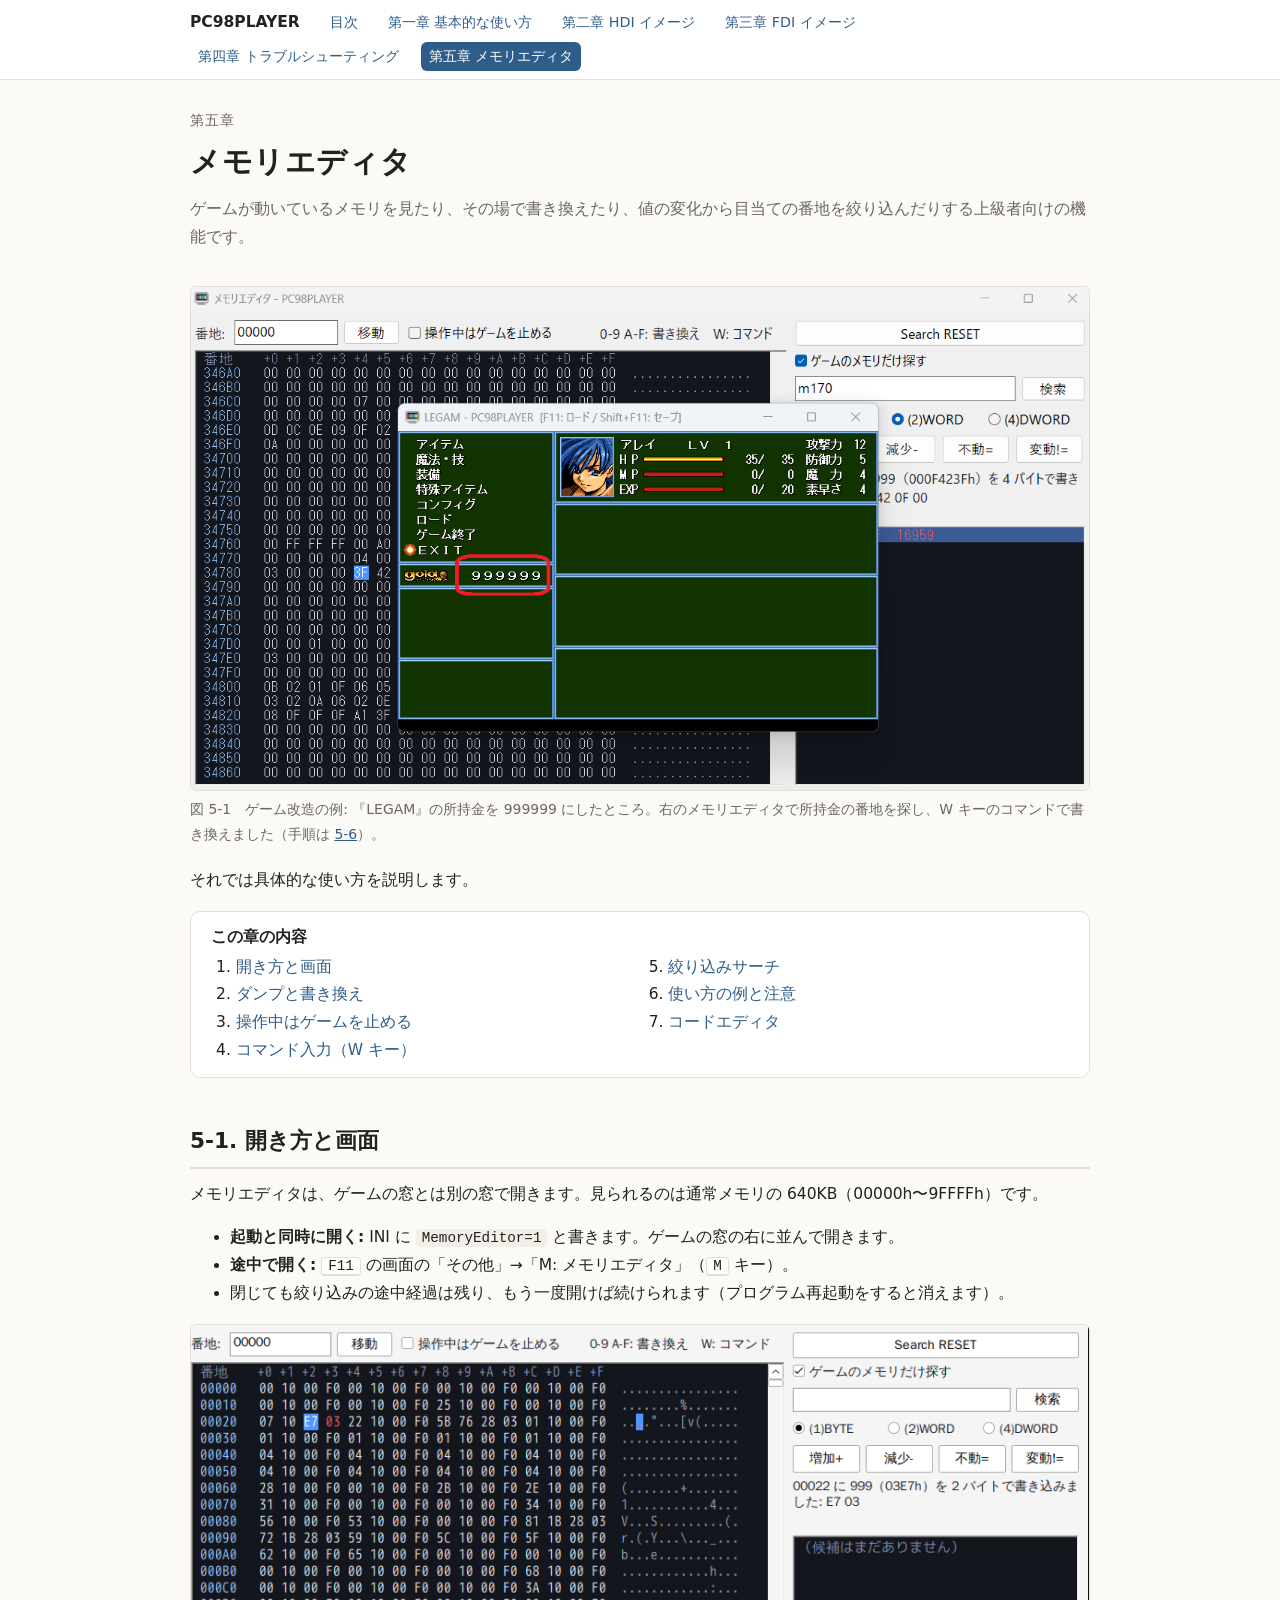
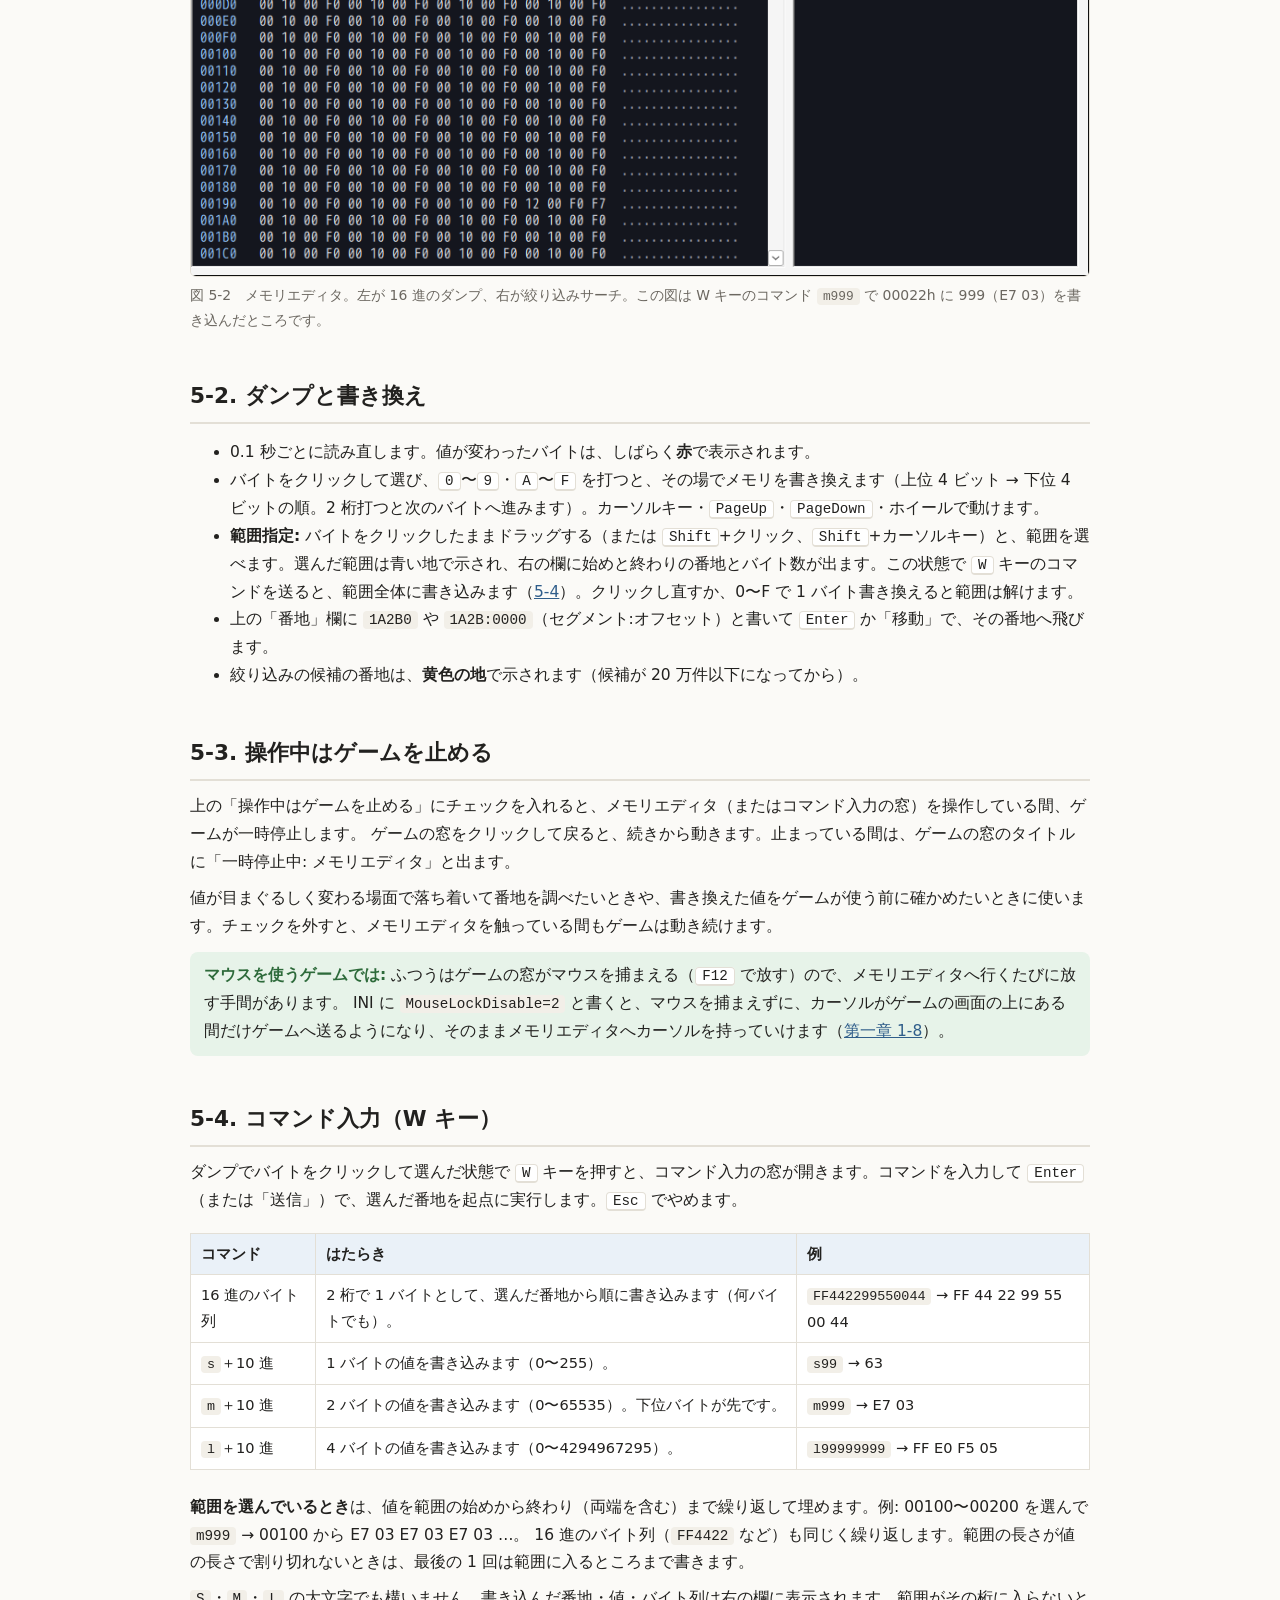
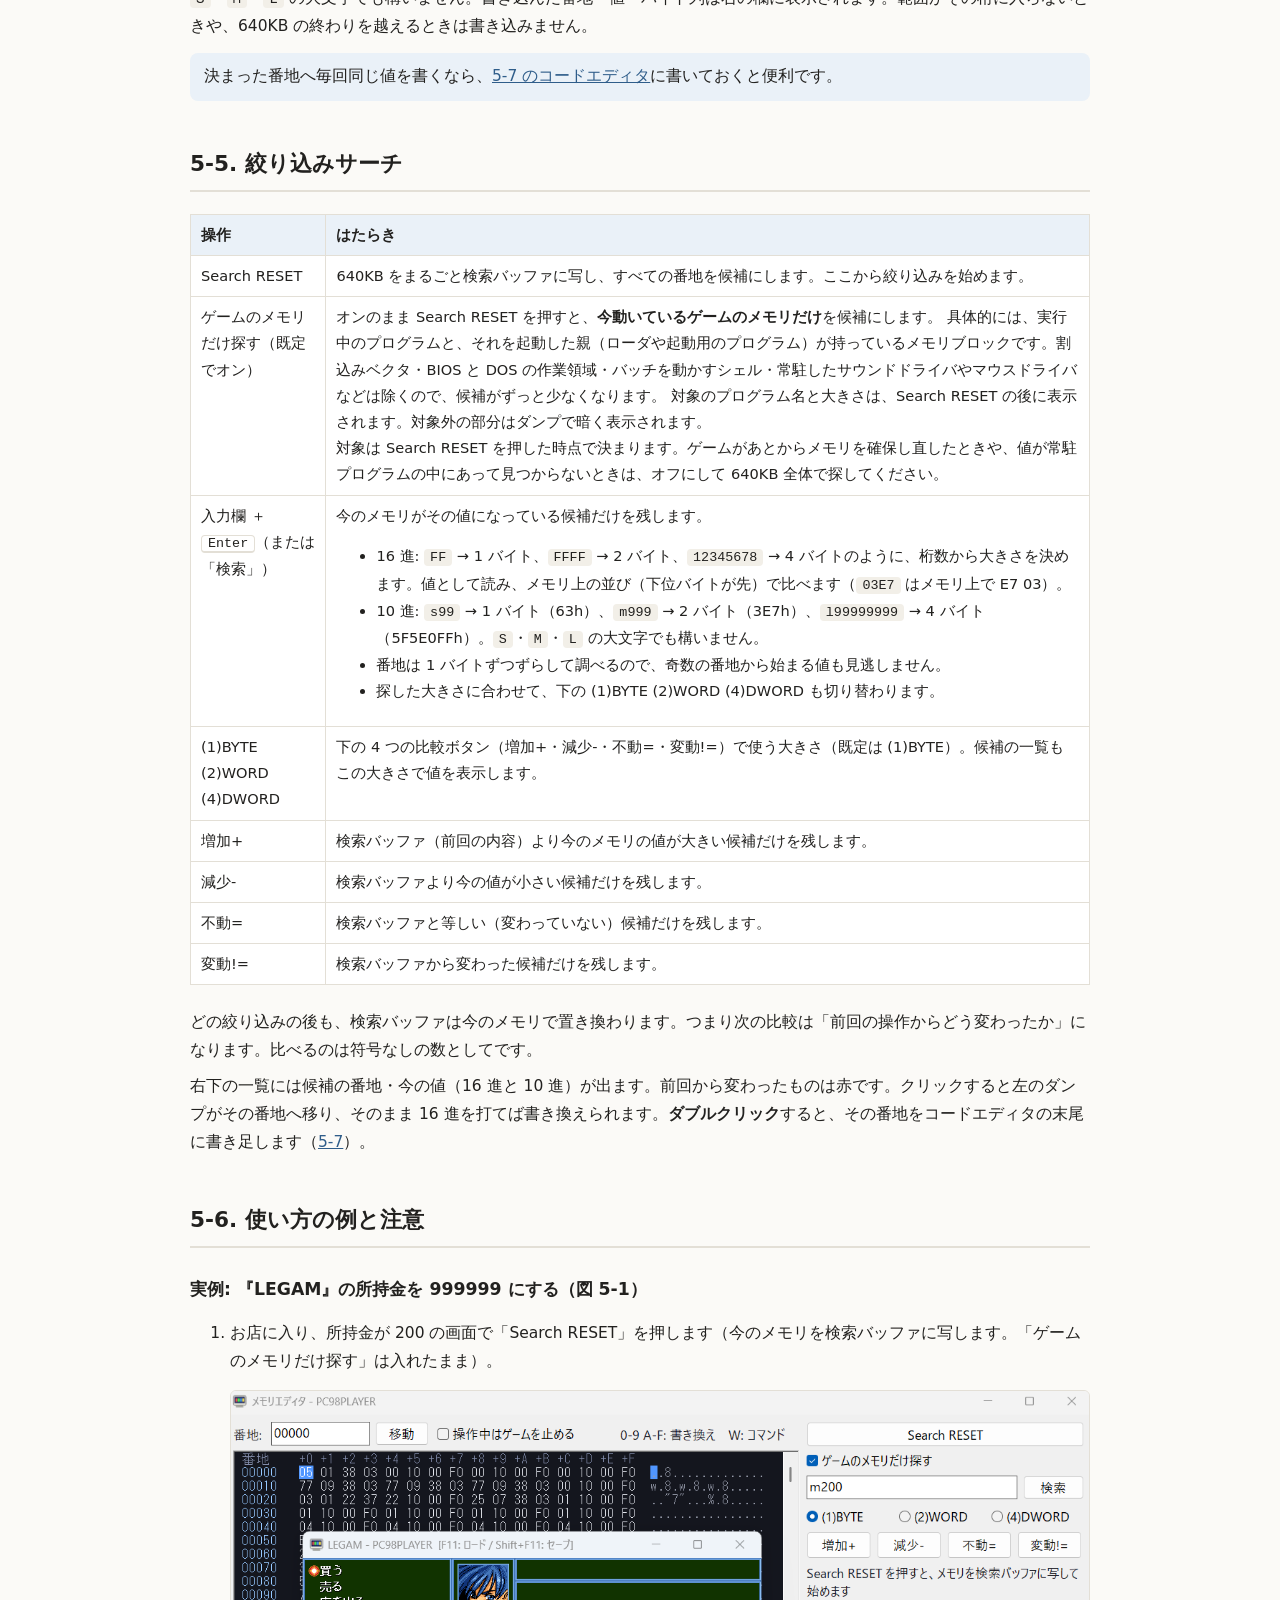
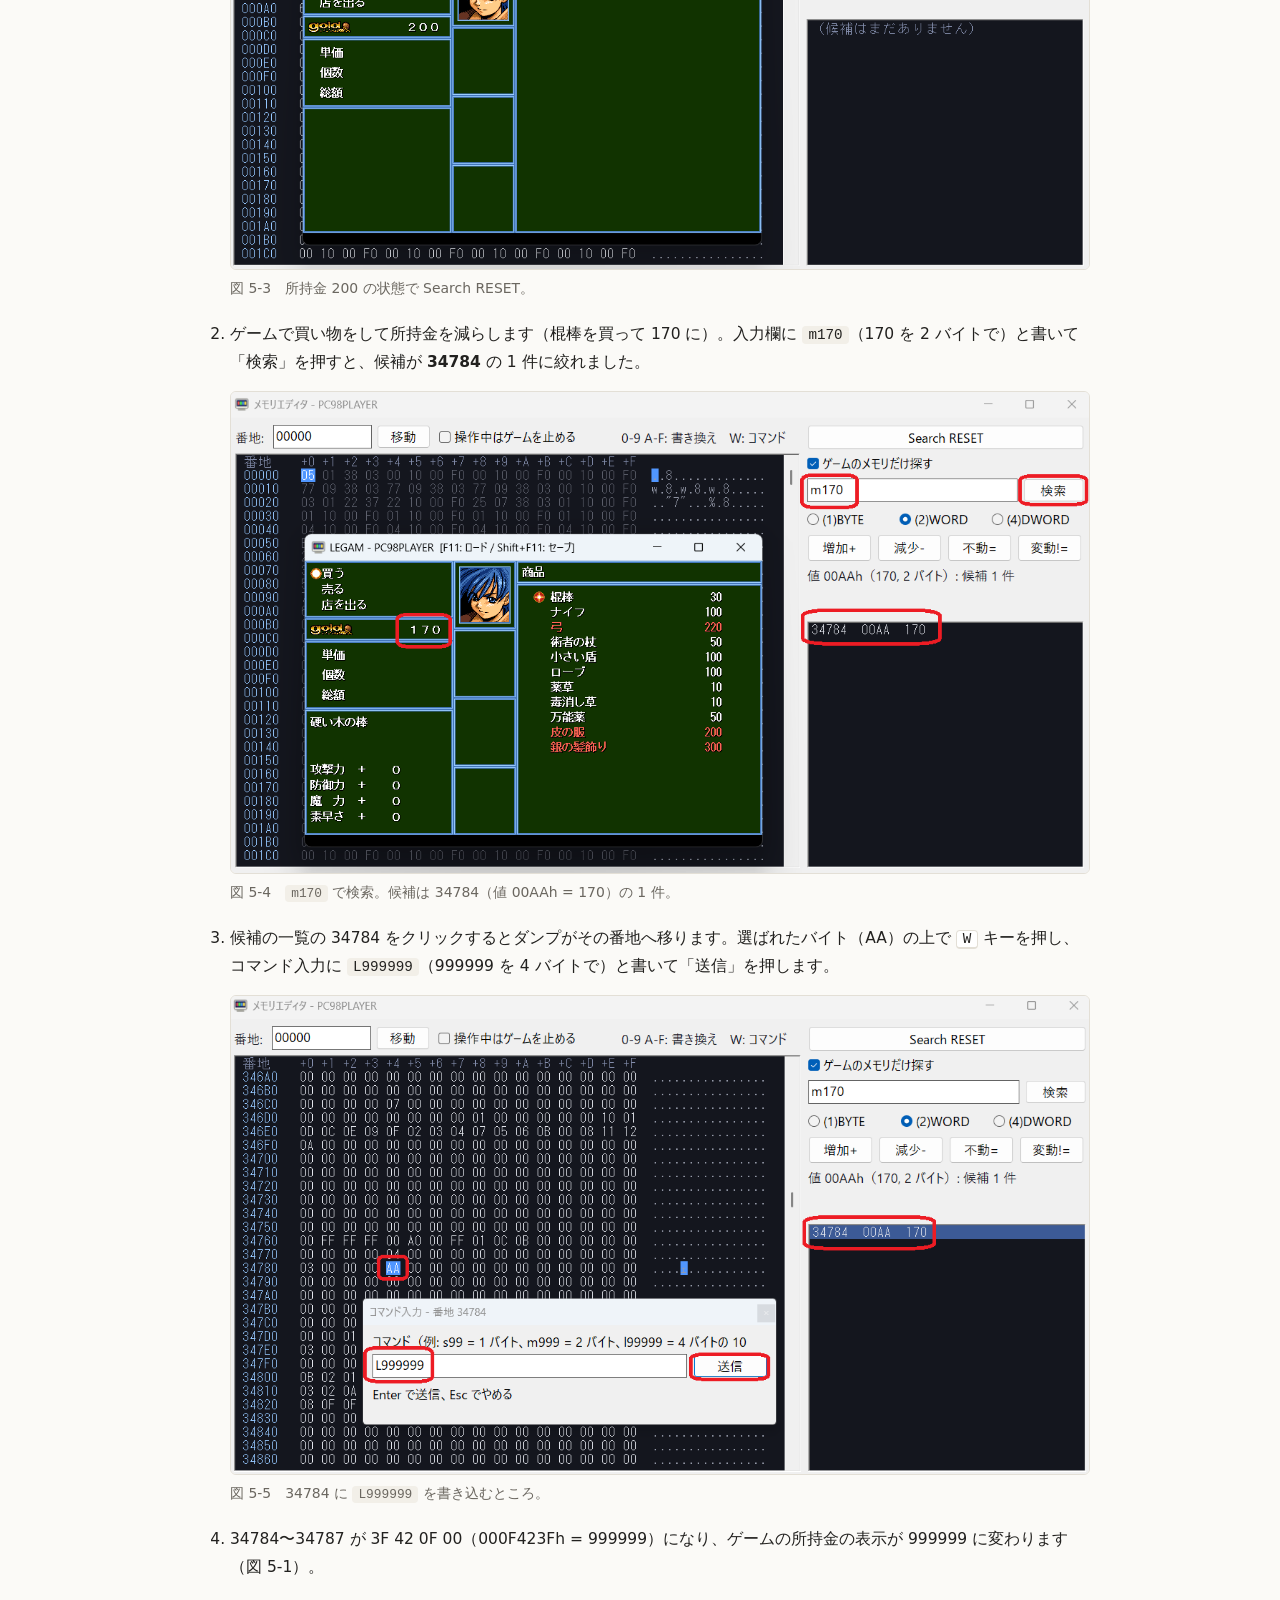
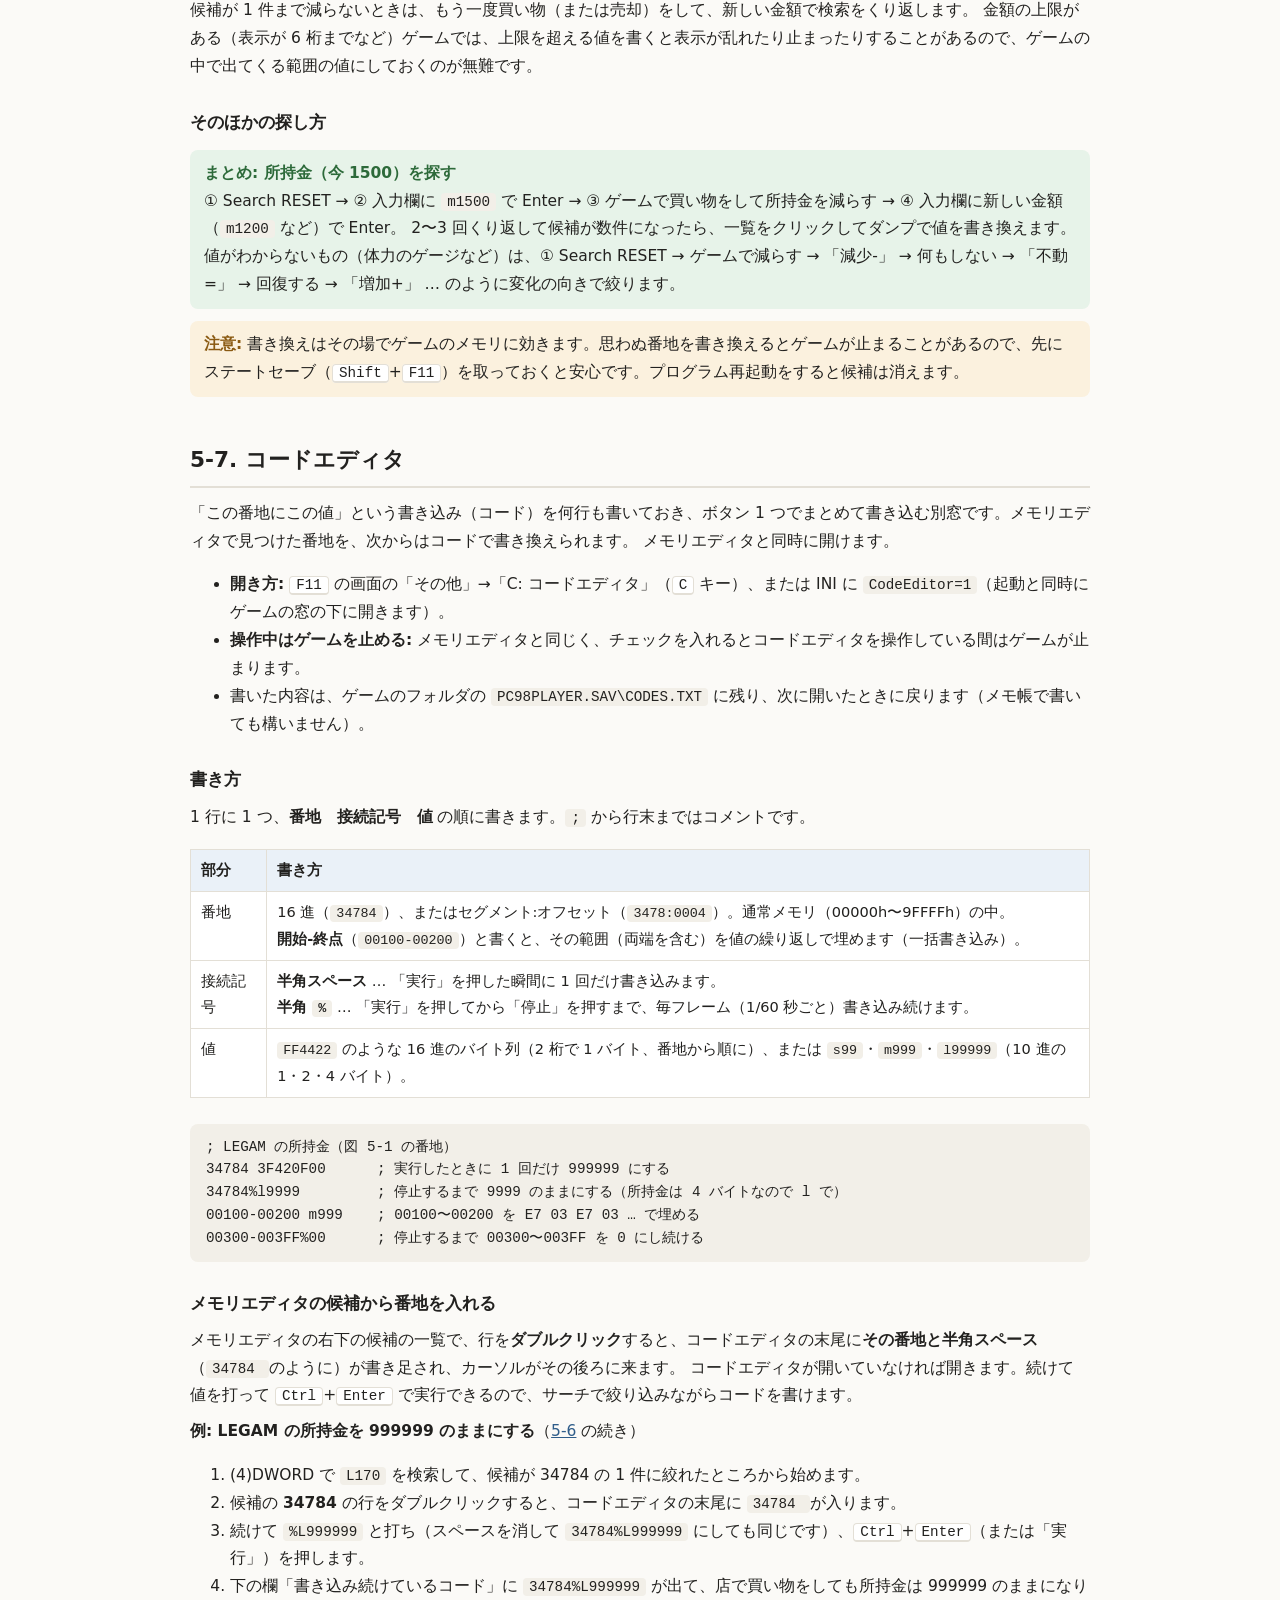
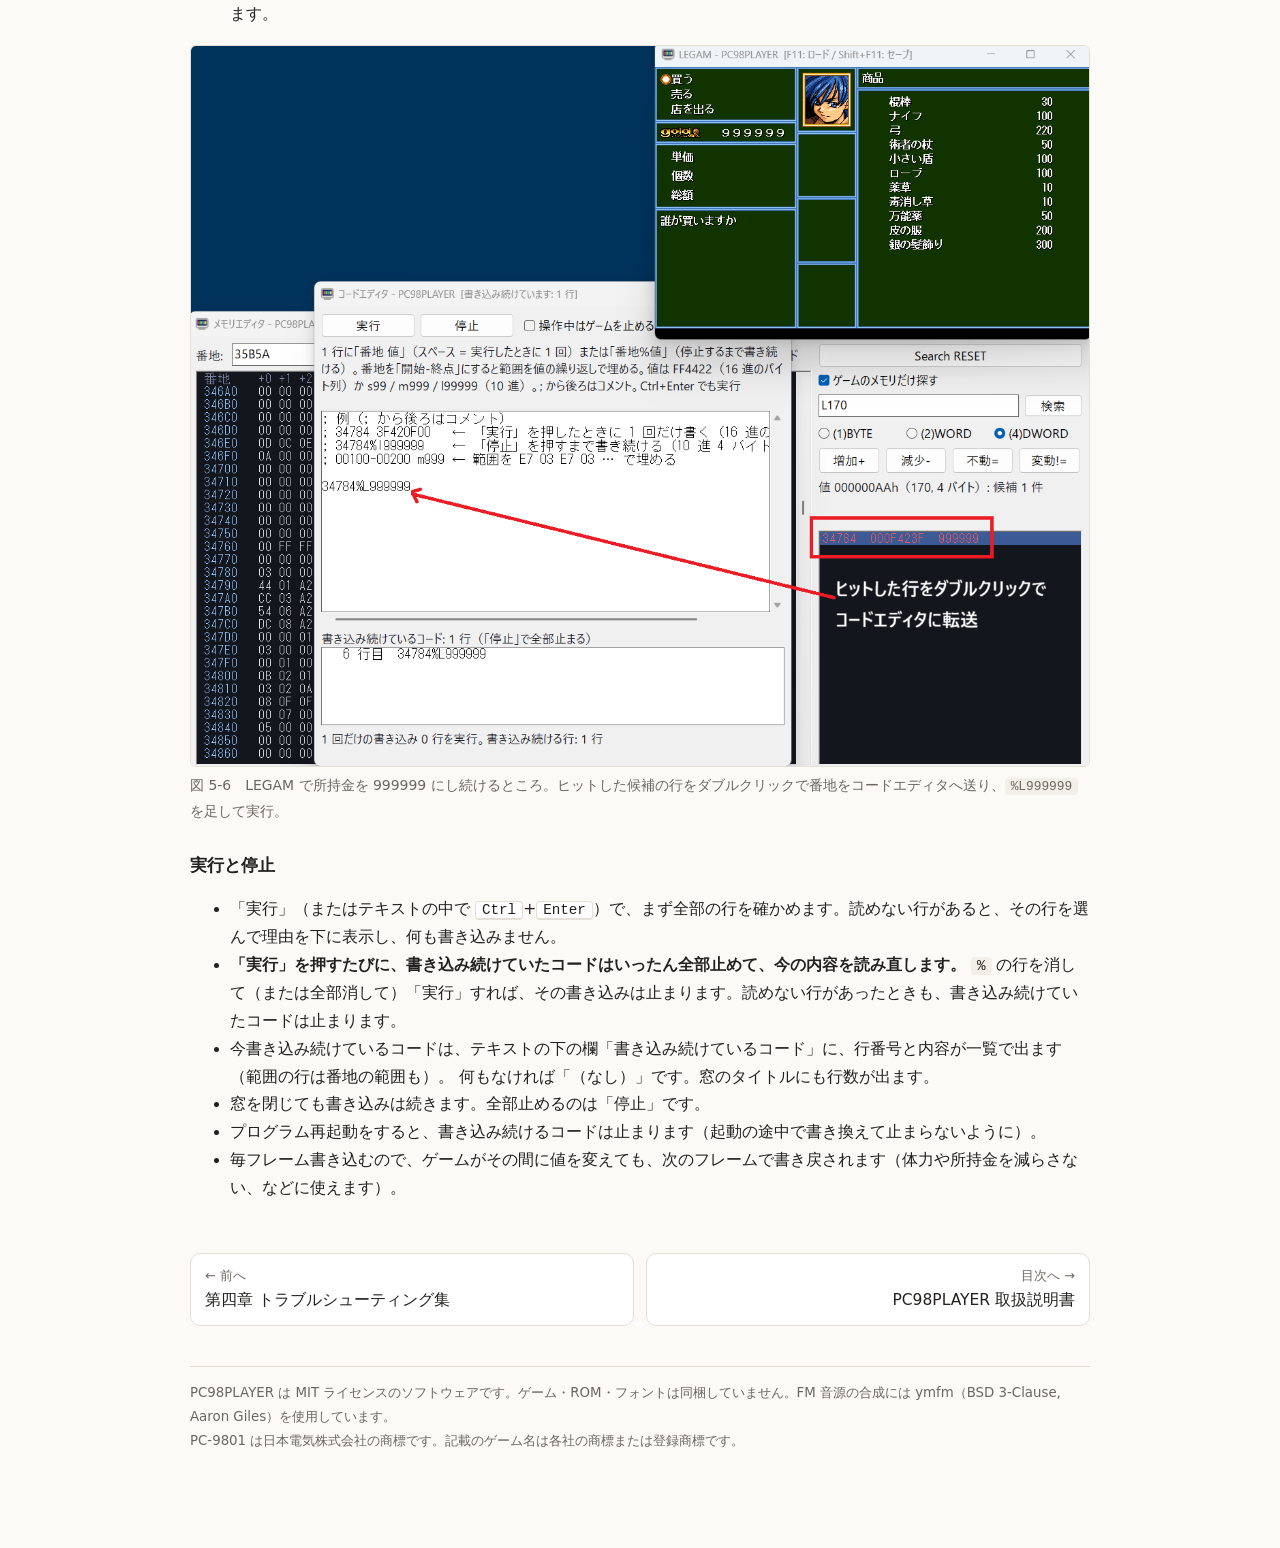
<file: manual/ch5.html>
<!DOCTYPE html>
<html lang="ja">
<head>
<meta charset="utf-8">
<meta name="viewport" content="width=device-width, initial-scale=1">
<title>第五章 メモリエディタ - PC98PLAYER 取扱説明書</title>
<link rel="stylesheet" href="style.css">
</head>
<body>
<div class="topbar"><div class="in">
  <a class="brand" href="index.html">PC98PLAYER</a>
  <a class="ch" href="index.html">目次</a>
  <a class="ch" href="ch1.html">第一章 基本的な使い方</a>
  <a class="ch" href="ch2.html">第二章 HDI イメージ</a>
  <a class="ch" href="ch3.html">第三章 FDI イメージ</a>
  <a class="ch" href="ch4.html">第四章 トラブルシューティング</a>
  <a class="ch cur" href="ch5.html">第五章 メモリエディタ</a>
</div></div>

<div class="wrap">
<header class="page">
  <div class="kicker">第五章</div>
  <h1>メモリエディタ</h1>
  <p class="lead">ゲームが動いているメモリを見たり、その場で書き換えたり、値の変化から目当ての番地を絞り込んだりする上級者向けの機能です。</p>
</header>

<figure>
  <img src="images/ch5_legam_gold.png" alt="LEGAM の所持金を 999999 にしたところ" width="1197" height="670">
  <figcaption>図 5-1　ゲーム改造の例: 『LEGAM』の所持金を 999999 にしたところ。右のメモリエディタで所持金の番地を探し、W キーのコマンドで書き換えました（手順は <a href="#example">5-6</a>）。</figcaption>
</figure>
<p>それでは具体的な使い方を説明します。</p>

<nav class="toc">
  <strong>この章の内容</strong>
  <ol>
    <li><a href="#open">開き方と画面</a></li>
    <li><a href="#dump">ダンプと書き換え</a></li>
    <li><a href="#pause">操作中はゲームを止める</a></li>
    <li><a href="#command">コマンド入力（W キー）</a></li>
    <li><a href="#search">絞り込みサーチ</a></li>
    <li><a href="#example">使い方の例と注意</a></li>
    <li><a href="#code">コードエディタ</a></li>
  </ol>
</nav>

<h2 id="open">5-1. 開き方と画面</h2>
<p>メモリエディタは、ゲームの窓とは別の窓で開きます。見られるのは通常メモリの 640KB（00000h〜9FFFFh）です。</p>
<ul>
  <li><strong>起動と同時に開く:</strong> INI に <code>MemoryEditor=1</code> と書きます。ゲームの窓の右に並んで開きます。</li>
  <li><strong>途中で開く:</strong> <kbd>F11</kbd> の画面の「その他」→「M: メモリエディタ」（<kbd>M</kbd> キー）。</li>
  <li>閉じても絞り込みの途中経過は残り、もう一度開けば続けられます（プログラム再起動をすると消えます）。</li>
</ul>
<figure>
  <img src="images/ch5_memedit.png" alt="メモリエディタ" width="973" height="597">
  <figcaption>図 5-2　メモリエディタ。左が 16 進のダンプ、右が絞り込みサーチ。この図は W キーのコマンド <code>m999</code> で 00022h に 999（E7 03）を書き込んだところです。</figcaption>
</figure>

<h2 id="dump">5-2. ダンプと書き換え</h2>

<ul>
  <li>0.1 秒ごとに読み直します。値が変わったバイトは、しばらく<strong>赤</strong>で表示されます。</li>
  <li>バイトをクリックして選び、<kbd>0</kbd>〜<kbd>9</kbd>・<kbd>A</kbd>〜<kbd>F</kbd> を打つと、その場でメモリを書き換えます（上位 4 ビット → 下位 4 ビットの順。2 桁打つと次のバイトへ進みます）。カーソルキー・<kbd>PageUp</kbd>・<kbd>PageDown</kbd>・ホイールで動けます。</li>
  <li><strong>範囲指定:</strong> バイトをクリックしたままドラッグする（または <kbd>Shift</kbd>+クリック、<kbd>Shift</kbd>+カーソルキー）と、範囲を選べます。選んだ範囲は青い地で示され、右の欄に始めと終わりの番地とバイト数が出ます。この状態で <kbd>W</kbd> キーのコマンドを送ると、範囲全体に書き込みます（<a href="#command">5-4</a>）。クリックし直すか、0〜F で 1 バイト書き換えると範囲は解けます。</li>
  <li>上の「番地」欄に <code>1A2B0</code> や <code>1A2B:0000</code>（セグメント:オフセット）と書いて <kbd>Enter</kbd> か「移動」で、その番地へ飛びます。</li>
  <li>絞り込みの候補の番地は、<strong>黄色の地</strong>で示されます（候補が 20 万件以下になってから）。</li>
</ul>


<h2 id="pause">5-3. 操作中はゲームを止める</h2>
<p>上の「操作中はゲームを止める」にチェックを入れると、メモリエディタ（またはコマンド入力の窓）を操作している間、ゲームが一時停止します。
ゲームの窓をクリックして戻ると、続きから動きます。止まっている間は、ゲームの窓のタイトルに「一時停止中: メモリエディタ」と出ます。</p>
<p>値が目まぐるしく変わる場面で落ち着いて番地を調べたいときや、書き換えた値をゲームが使う前に確かめたいときに使います。チェックを外すと、メモリエディタを触っている間もゲームは動き続けます。</p>
<div class="tip"><strong>マウスを使うゲームでは:</strong> ふつうはゲームの窓がマウスを捕まえる（<kbd>F12</kbd> で放す）ので、メモリエディタへ行くたびに放す手間があります。
INI に <code>MouseLockDisable=2</code> と書くと、マウスを捕まえずに、カーソルがゲームの画面の上にある間だけゲームへ送るようになり、そのままメモリエディタへカーソルを持っていけます（<a href="ch1.html#ini">第一章 1-8</a>）。</div>

<h2 id="command">5-4. コマンド入力（W キー）</h2>
<p>ダンプでバイトをクリックして選んだ状態で <kbd>W</kbd> キーを押すと、コマンド入力の窓が開きます。コマンドを入力して <kbd>Enter</kbd>（または「送信」）で、選んだ番地を起点に実行します。<kbd>Esc</kbd> でやめます。</p>
<div class="tablewrap">
<table>
  <tr><th>コマンド</th><th>はたらき</th><th>例</th></tr>
  <tr><td>16 進のバイト列</td><td>2 桁で 1 バイトとして、選んだ番地から順に書き込みます（何バイトでも）。</td><td><code>FF442299550044</code> → FF 44 22 99 55 00 44</td></tr>
  <tr><td><code>s</code>＋10 進</td><td>1 バイトの値を書き込みます（0〜255）。</td><td><code>s99</code> → 63</td></tr>
  <tr><td><code>m</code>＋10 進</td><td>2 バイトの値を書き込みます（0〜65535）。下位バイトが先です。</td><td><code>m999</code> → E7 03</td></tr>
  <tr><td><code>l</code>＋10 進</td><td>4 バイトの値を書き込みます（0〜4294967295）。</td><td><code>l99999999</code> → FF E0 F5 05</td></tr>
</table>
</div>
<p><strong>範囲を選んでいるとき</strong>は、値を範囲の始めから終わり（両端を含む）まで繰り返して埋めます。例: 00100〜00200 を選んで <code>m999</code> → 00100 から E7 03 E7 03 E7 03 …。
16 進のバイト列（<code>FF4422</code> など）も同じく繰り返します。範囲の長さが値の長さで割り切れないときは、最後の 1 回は範囲に入るところまで書きます。</p>
<p><code>S</code>・<code>M</code>・<code>L</code> の大文字でも構いません。書き込んだ番地・値・バイト列は右の欄に表示されます。範囲がその桁に入らないときや、640KB の終わりを越えるときは書き込みません。</p>
<div class="note">決まった番地へ毎回同じ値を書くなら、<a href="#code">5-7 のコードエディタ</a>に書いておくと便利です。</div>

<h2 id="search">5-5. 絞り込みサーチ</h2>

<div class="tablewrap">
<table>
  <tr><th>操作</th><th>はたらき</th></tr>
  <tr><td>Search RESET</td><td>640KB をまるごと検索バッファに写し、すべての番地を候補にします。ここから絞り込みを始めます。</td></tr>
  <tr><td>ゲームのメモリだけ探す（既定でオン）</td><td>オンのまま Search RESET を押すと、<strong>今動いているゲームのメモリだけ</strong>を候補にします。
    具体的には、実行中のプログラムと、それを起動した親（ローダや起動用のプログラム）が持っているメモリブロックです。割込みベクタ・BIOS と DOS の作業領域・バッチを動かすシェル・常駐したサウンドドライバやマウスドライバなどは除くので、候補がずっと少なくなります。
    対象のプログラム名と大きさは、Search RESET の後に表示されます。対象外の部分はダンプで暗く表示されます。
    <br>対象は Search RESET を押した時点で決まります。ゲームがあとからメモリを確保し直したときや、値が常駐プログラムの中にあって見つからないときは、オフにして 640KB 全体で探してください。</td></tr>
  <tr><td>入力欄 ＋ <kbd>Enter</kbd>（または「検索」）</td><td>今のメモリがその値になっている候補だけを残します。
    <ul>
      <li>16 進: <code>FF</code> → 1 バイト、<code>FFFF</code> → 2 バイト、<code>12345678</code> → 4 バイトのように、桁数から大きさを決めます。値として読み、メモリ上の並び（下位バイトが先）で比べます（<code>03E7</code> はメモリ上で E7 03）。</li>
      <li>10 進: <code>s99</code> → 1 バイト（63h）、<code>m999</code> → 2 バイト（3E7h）、<code>l99999999</code> → 4 バイト（5F5E0FFh）。<code>S</code>・<code>M</code>・<code>L</code> の大文字でも構いません。</li>
      <li>番地は 1 バイトずつずらして調べるので、奇数の番地から始まる値も見逃しません。</li>
      <li>探した大きさに合わせて、下の (1)BYTE (2)WORD (4)DWORD も切り替わります。</li>
    </ul></td></tr>
  <tr><td>(1)BYTE (2)WORD (4)DWORD</td><td>下の 4 つの比較ボタン（増加+・減少-・不動=・変動!=）で使う大きさ（既定は (1)BYTE）。候補の一覧もこの大きさで値を表示します。</td></tr>
  <tr><td>増加+</td><td>検索バッファ（前回の内容）より今のメモリの値が大きい候補だけを残します。</td></tr>
  <tr><td>減少-</td><td>検索バッファより今の値が小さい候補だけを残します。</td></tr>
  <tr><td>不動=</td><td>検索バッファと等しい（変わっていない）候補だけを残します。</td></tr>
  <tr><td>変動!=</td><td>検索バッファから変わった候補だけを残します。</td></tr>
</table>
</div>
<p>どの絞り込みの後も、検索バッファは今のメモリで置き換わります。つまり次の比較は「前回の操作からどう変わったか」になります。比べるのは符号なしの数としてです。</p>
<p>右下の一覧には候補の番地・今の値（16 進と 10 進）が出ます。前回から変わったものは赤です。クリックすると左のダンプがその番地へ移り、そのまま 16 進を打てば書き換えられます。<strong>ダブルクリック</strong>すると、その番地をコードエディタの末尾に書き足します（<a href="#code">5-7</a>）。</p>

<h2 id="example">5-6. 使い方の例と注意</h2>
<h3>実例: 『LEGAM』の所持金を 999999 にする（図 5-1）</h3>
<ol>
  <li>お店に入り、所持金が 200 の画面で「Search RESET」を押します（今のメモリを検索バッファに写します。「ゲームのメモリだけ探す」は入れたまま）。
    <figure>
      <img src="images/ch5_legam_step1.png" alt="所持金 200 で Search RESET" width="1197" height="667">
      <figcaption>図 5-3　所持金 200 の状態で Search RESET。</figcaption>
    </figure>
  </li>
  <li>ゲームで買い物をして所持金を減らします（棍棒を買って 170 に）。入力欄に <code>m170</code>（170 を 2 バイトで）と書いて「検索」を押すと、候補が <strong>34784</strong> の 1 件に絞れました。
    <figure>
      <img src="images/ch5_legam_step2.png" alt="m170 で検索して候補 1 件" width="1200" height="673">
      <figcaption>図 5-4　<code>m170</code> で検索。候補は 34784（値 00AAh = 170）の 1 件。</figcaption>
    </figure>
  </li>
  <li>候補の一覧の 34784 をクリックするとダンプがその番地へ移ります。選ばれたバイト（AA）の上で <kbd>W</kbd> キーを押し、コマンド入力に <code>L999999</code>（999999 を 4 バイトで）と書いて「送信」を押します。
    <figure>
      <img src="images/ch5_legam_step3.png" alt="W キーのコマンドで L999999" width="1195" height="665">
      <figcaption>図 5-5　34784 に <code>L999999</code> を書き込むところ。</figcaption>
    </figure>
  </li>
  <li>34784〜34787 が 3F 42 0F 00（000F423Fh = 999999）になり、ゲームの所持金の表示が 999999 に変わります（図 5-1）。</li>
</ol>
<p>候補が 1 件まで減らないときは、もう一度買い物（または売却）をして、新しい金額で検索をくり返します。
金額の上限がある（表示が 6 桁までなど）ゲームでは、上限を超える値を書くと表示が乱れたり止まったりすることがあるので、ゲームの中で出てくる範囲の値にしておくのが無難です。</p>
<h3>そのほかの探し方</h3>
<div class="tip"><strong>まとめ: 所持金（今 1500）を探す</strong><br>
① Search RESET → ② 入力欄に <code>m1500</code> で Enter → ③ ゲームで買い物をして所持金を減らす → ④ 入力欄に新しい金額（<code>m1200</code> など）で Enter。
2〜3 回くり返して候補が数件になったら、一覧をクリックしてダンプで値を書き換えます。<br>
値がわからないもの（体力のゲージなど）は、① Search RESET → ゲームで減らす → 「減少-」 → 何もしない → 「不動=」 → 回復する → 「増加+」 … のように変化の向きで絞ります。</div>
<div class="warn"><strong>注意:</strong> 書き換えはその場でゲームのメモリに効きます。思わぬ番地を書き換えるとゲームが止まることがあるので、先にステートセーブ（<kbd>Shift</kbd>+<kbd>F11</kbd>）を取っておくと安心です。プログラム再起動をすると候補は消えます。</div>


<h2 id="code">5-7. コードエディタ</h2>
<p>「この番地にこの値」という書き込み（コード）を何行も書いておき、ボタン 1 つでまとめて書き込む別窓です。メモリエディタで見つけた番地を、次からはコードで書き換えられます。
メモリエディタと同時に開けます。</p>
<ul>
  <li><strong>開き方:</strong> <kbd>F11</kbd> の画面の「その他」→「C: コードエディタ」（<kbd>C</kbd> キー）、または INI に <code>CodeEditor=1</code>（起動と同時にゲームの窓の下に開きます）。</li>
  <li><strong>操作中はゲームを止める:</strong> メモリエディタと同じく、チェックを入れるとコードエディタを操作している間はゲームが止まります。</li>
  <li>書いた内容は、ゲームのフォルダの <code>PC98PLAYER.SAV\CODES.TXT</code> に残り、次に開いたときに戻ります（メモ帳で書いても構いません）。</li>
</ul>
<h3>書き方</h3>
<p>1 行に 1 つ、<strong>番地　接続記号　値</strong> の順に書きます。<code>;</code> から行末まではコメントです。</p>
<div class="tablewrap">
<table>
  <tr><th>部分</th><th>書き方</th></tr>
  <tr><td>番地</td><td>16 進（<code>34784</code>）、またはセグメント:オフセット（<code>3478:0004</code>）。通常メモリ（00000h〜9FFFFh）の中。<br>
    <strong>開始-終点</strong>（<code>00100-00200</code>）と書くと、その範囲（両端を含む）を値の繰り返しで埋めます（一括書き込み）。</td></tr>
  <tr><td>接続記号</td><td><strong>半角スペース</strong> … 「実行」を押した瞬間に 1 回だけ書き込みます。<br>
    <strong>半角 <code>%</code></strong> … 「実行」を押してから「停止」を押すまで、毎フレーム（1/60 秒ごと）書き込み続けます。</td></tr>
  <tr><td>値</td><td><code>FF4422</code> のような 16 進のバイト列（2 桁で 1 バイト、番地から順に）、または <code>s99</code>・<code>m999</code>・<code>l99999</code>（10 進の 1・2・4 バイト）。</td></tr>
</table>
</div>
<pre>; LEGAM の所持金（図 5-1 の番地）
34784 3F420F00      ; 実行したときに 1 回だけ 999999 にする
34784%l9999         ; 停止するまで 9999 のままにする（所持金は 4 バイトなので l で）
00100-00200 m999    ; 00100〜00200 を E7 03 E7 03 … で埋める
00300-003FF%00      ; 停止するまで 00300〜003FF を 0 にし続ける</pre>
<h3>メモリエディタの候補から番地を入れる</h3>
<p>メモリエディタの右下の候補の一覧で、行を<strong>ダブルクリック</strong>すると、コードエディタの末尾に<strong>その番地と半角スペース</strong>（<code>34784 </code> のように）が書き足され、カーソルがその後ろに来ます。
コードエディタが開いていなければ開きます。続けて値を打って <kbd>Ctrl</kbd>+<kbd>Enter</kbd> で実行できるので、サーチで絞り込みながらコードを書けます。</p>
<p><strong>例: LEGAM の所持金を 999999 のままにする</strong>（<a href="#example">5-6</a> の続き）</p>
<ol>
  <li>(4)DWORD で <code>L170</code> を検索して、候補が 34784 の 1 件に絞れたところから始めます。</li>
  <li>候補の <strong>34784</strong> の行をダブルクリックすると、コードエディタの末尾に <code>34784 </code> が入ります。</li>
  <li>続けて <code>%L999999</code> と打ち（スペースを消して <code>34784%L999999</code> にしても同じです）、<kbd>Ctrl</kbd>+<kbd>Enter</kbd>（または「実行」）を押します。</li>
  <li>下の欄「書き込み続けているコード」に <code>34784%L999999</code> が出て、店で買い物をしても所持金は 999999 のままになります。</li>
</ol>
<figure>
  <img src="images/ch5_code_legam.png" alt="LEGAM の所持金を 999999 にし続けるコード" width="1318" height="1058">
  <figcaption>図 5-6　LEGAM で所持金を 999999 にし続けるところ。ヒットした候補の行をダブルクリックで番地をコードエディタへ送り、<code>%L999999</code> を足して実行。</figcaption>
</figure>
<h3>実行と停止</h3>
<ul>
  <li>「実行」（またはテキストの中で <kbd>Ctrl</kbd>+<kbd>Enter</kbd>）で、まず全部の行を確かめます。読めない行があると、その行を選んで理由を下に表示し、何も書き込みません。</li>
  <li><strong>「実行」を押すたびに、書き込み続けていたコードはいったん全部止めて、今の内容を読み直します。</strong>
      <code>%</code> の行を消して（または全部消して）「実行」すれば、その書き込みは止まります。読めない行があったときも、書き込み続けていたコードは止まります。</li>
  <li>今書き込み続けているコードは、テキストの下の欄「書き込み続けているコード」に、行番号と内容が一覧で出ます（範囲の行は番地の範囲も）。
      何もなければ「（なし）」です。窓のタイトルにも行数が出ます。</li>
  <li>窓を閉じても書き込みは続きます。全部止めるのは「停止」です。</li>
  <li>プログラム再起動をすると、書き込み続けるコードは止まります（起動の途中で書き換えて止まらないように）。</li>
  <li>毎フレーム書き込むので、ゲームがその間に値を変えても、次のフレームで書き戻されます（体力や所持金を減らさない、などに使えます）。</li>
</ul>

<div class="pager">
  <a class="prev" href="ch4.html"><small>← 前へ</small>第四章 トラブルシューティング集</a>
  <a class="next" href="index.html"><small>目次へ →</small>PC98PLAYER 取扱説明書</a>
</div>

<footer>
  PC98PLAYER は MIT ライセンスのソフトウェアです。ゲーム・ROM・フォントは同梱していません。FM 音源の合成には ymfm（BSD 3-Clause, Aaron Giles）を使用しています。<br>
  PC-9801 は日本電気株式会社の商標です。記載のゲーム名は各社の商標または登録商標です。
</footer>
</div>
</body>
</html>
</file>
<file: manual/style.css>
/* PC98PLAYER 取扱説明書（章ごとの HTML で共通） */
:root {
  --bg: #fbfaf7; --fg: #22211f; --muted: #6b6760; --line: #e3dfd6;
  --card: #ffffff; --accent: #2f5d8a; --accent-bg: #eaf1f8;
  --warn: #8a5a12; --warn-bg: #fbf1de; --code-bg: #f2efe8;
  --ok: #2d6a3a; --ok-bg: #e7f3e9;
}
@media (prefers-color-scheme: dark) {
  :root {
    --bg: #1b1c1e; --fg: #e8e6e1; --muted: #a29d94; --line: #34363a;
    --card: #232427; --accent: #8fb8e0; --accent-bg: #22303d;
    --warn: #e7bd73; --warn-bg: #3a2f1c; --code-bg: #2b2c30;
    --ok: #9ad3a6; --ok-bg: #1f3325;
  }
}
* { box-sizing: border-box; }
html { scroll-behavior: smooth; }
body {
  margin: 0; background: var(--bg); color: var(--fg);
  font-family: "Yu Gothic UI", "Hiragino Sans", "Meiryo", system-ui, sans-serif;
  font-size: 15.5px; line-height: 1.8;
}
.wrap { max-width: 940px; margin: 0 auto; padding: 0 20px 80px; }

/* 上の帯（章の切り替え） */
.topbar { position: sticky; top: 0; z-index: 10; background: var(--card); border-bottom: 1px solid var(--line); }
.topbar .in { max-width: 940px; margin: 0 auto; padding: 8px 20px; display: flex; flex-wrap: wrap; gap: 4px 14px; align-items: center; }
.topbar .brand { font-weight: 700; margin-right: 8px; color: var(--fg); text-decoration: none; }
.topbar a.ch { color: var(--accent); text-decoration: none; font-size: .92em; padding: 2px 8px; border-radius: 6px; }
.topbar a.ch:hover { background: var(--accent-bg); }
.topbar a.ch.cur { background: var(--accent); color: var(--card); }

header.page { padding: 28px 0 8px; }
header.page .kicker { color: var(--muted); font-size: .9em; letter-spacing: .08em; }
header.page h1 { font-size: 1.9rem; margin: 2px 0 6px; letter-spacing: .02em; }
header.page p.lead { color: var(--muted); margin: 0 0 12px; }

nav.toc { background: var(--card); border: 1px solid var(--line); border-radius: 10px; padding: 12px 20px; margin: 16px 0 28px; }
nav.toc strong { display: block; margin-bottom: 2px; }
nav.toc ol { margin: 0; padding-left: 1.6em; columns: 2; column-gap: 32px; }
nav.toc a { color: var(--accent); text-decoration: none; }
nav.toc a:hover { text-decoration: underline; }

h2 { font-size: 1.35rem; margin: 44px 0 12px; padding-bottom: 6px; border-bottom: 2px solid var(--line); scroll-margin-top: 60px; }
h3 { font-size: 1.08rem; margin: 26px 0 8px; scroll-margin-top: 60px; }
p { margin: 8px 0; }
a { color: var(--accent); }
code, kbd, pre { font-family: "Cascadia Mono", "BIZ UDGothic", Consolas, monospace; font-size: .92em; }
code { background: var(--code-bg); padding: 1px 6px; border-radius: 4px; }
kbd { border: 1px solid var(--line); border-bottom-width: 2px; background: var(--card); padding: 0 6px; border-radius: 4px; white-space: nowrap; }
pre { background: var(--code-bg); padding: 12px 16px; border-radius: 8px; overflow-x: auto; line-height: 1.6; margin: 10px 0; }
table { width: 100%; border-collapse: collapse; margin: 10px 0 16px; background: var(--card); font-size: .94em; }
th, td { border: 1px solid var(--line); padding: 7px 10px; text-align: left; vertical-align: top; }
th { background: var(--accent-bg); font-weight: 600; white-space: nowrap; }
td:first-child code { white-space: nowrap; }
.tablewrap { overflow-x: auto; }
.note, .warn, .tip { border-radius: 8px; padding: 10px 14px; margin: 12px 0; }
.note { background: var(--accent-bg); }
.tip { background: var(--ok-bg); }
.tip strong { color: var(--ok); }
.warn { background: var(--warn-bg); }
.warn strong { color: var(--warn); }
ol.steps > li { margin-bottom: 8px; }

/* 図 */
figure { margin: 14px 0 20px; }
figure img { display: block; max-width: 100%; height: auto; border: 1px solid var(--line); border-radius: 6px; background: #000; image-rendering: auto; }
figure img.pixel { image-rendering: pixelated; }
.figrow { display: flex; flex-wrap: wrap; gap: 14px; }
.figrow figure { flex: 1 1 300px; margin: 0 0 6px; }
figure figcaption { color: var(--muted); font-size: .9em; margin-top: 6px; }

/* 手順の流れ（横並びの箱） */
.flow { display: flex; flex-wrap: wrap; align-items: stretch; gap: 8px; margin: 14px 0 18px; }
.flow .step { flex: 1 1 160px; background: var(--card); border: 1px solid var(--line); border-radius: 10px; padding: 10px 12px; }
.flow .step b { display: block; color: var(--accent); font-size: .85em; letter-spacing: .05em; }
.flow .arrow { align-self: center; color: var(--muted); font-size: 1.3em; }

/* 目次ページの章カード */
.cards { display: grid; grid-template-columns: repeat(2, 1fr); gap: 14px; margin: 18px 0; }
.card { display: block; background: var(--card); border: 1px solid var(--line); border-radius: 12px; padding: 14px 16px; color: var(--fg); text-decoration: none; }
.card:hover { border-color: var(--accent); }
.card .no { color: var(--accent); font-weight: 700; font-size: .9em; }
.card h3 { margin: 2px 0 6px; }
.card p { margin: 0; color: var(--muted); font-size: .93em; }

.pager { display: flex; justify-content: space-between; gap: 12px; margin-top: 50px; }
.pager a { flex: 1; background: var(--card); border: 1px solid var(--line); border-radius: 10px; padding: 10px 14px; text-decoration: none; color: var(--fg); }
.pager a:hover { border-color: var(--accent); }
.pager a small { display: block; color: var(--muted); }
.pager a.next { text-align: right; }

footer { margin-top: 40px; color: var(--muted); font-size: .86em; border-top: 1px solid var(--line); padding-top: 14px; }

@media (max-width: 640px) {
  nav.toc ol { columns: 1; }
  .cards { grid-template-columns: 1fr; }
  header.page h1 { font-size: 1.5rem; }
  .flow .arrow { display: none; }
}
@media print {
  .topbar, nav.toc, .pager { display: none; }
  body { background: #fff; color: #000; }
  h2 { page-break-after: avoid; }
  figure { page-break-inside: avoid; }
}
</file>
